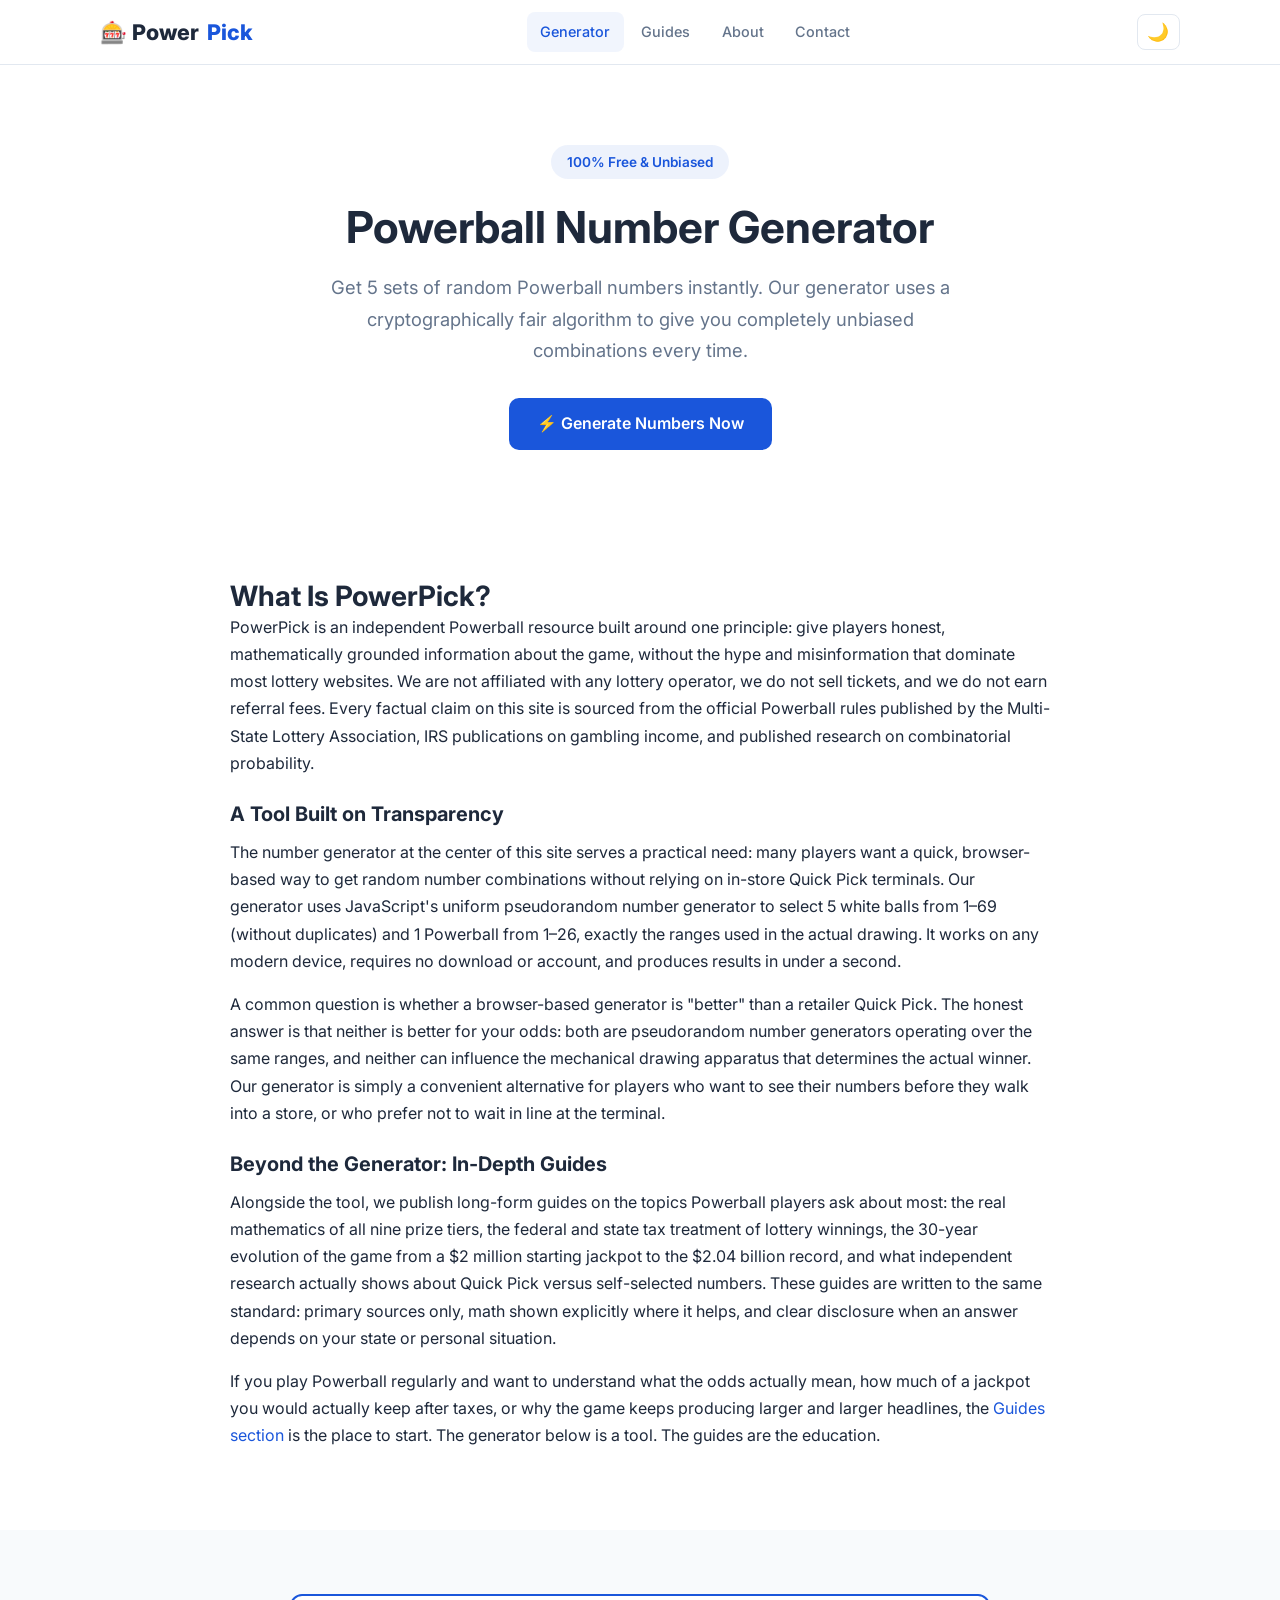
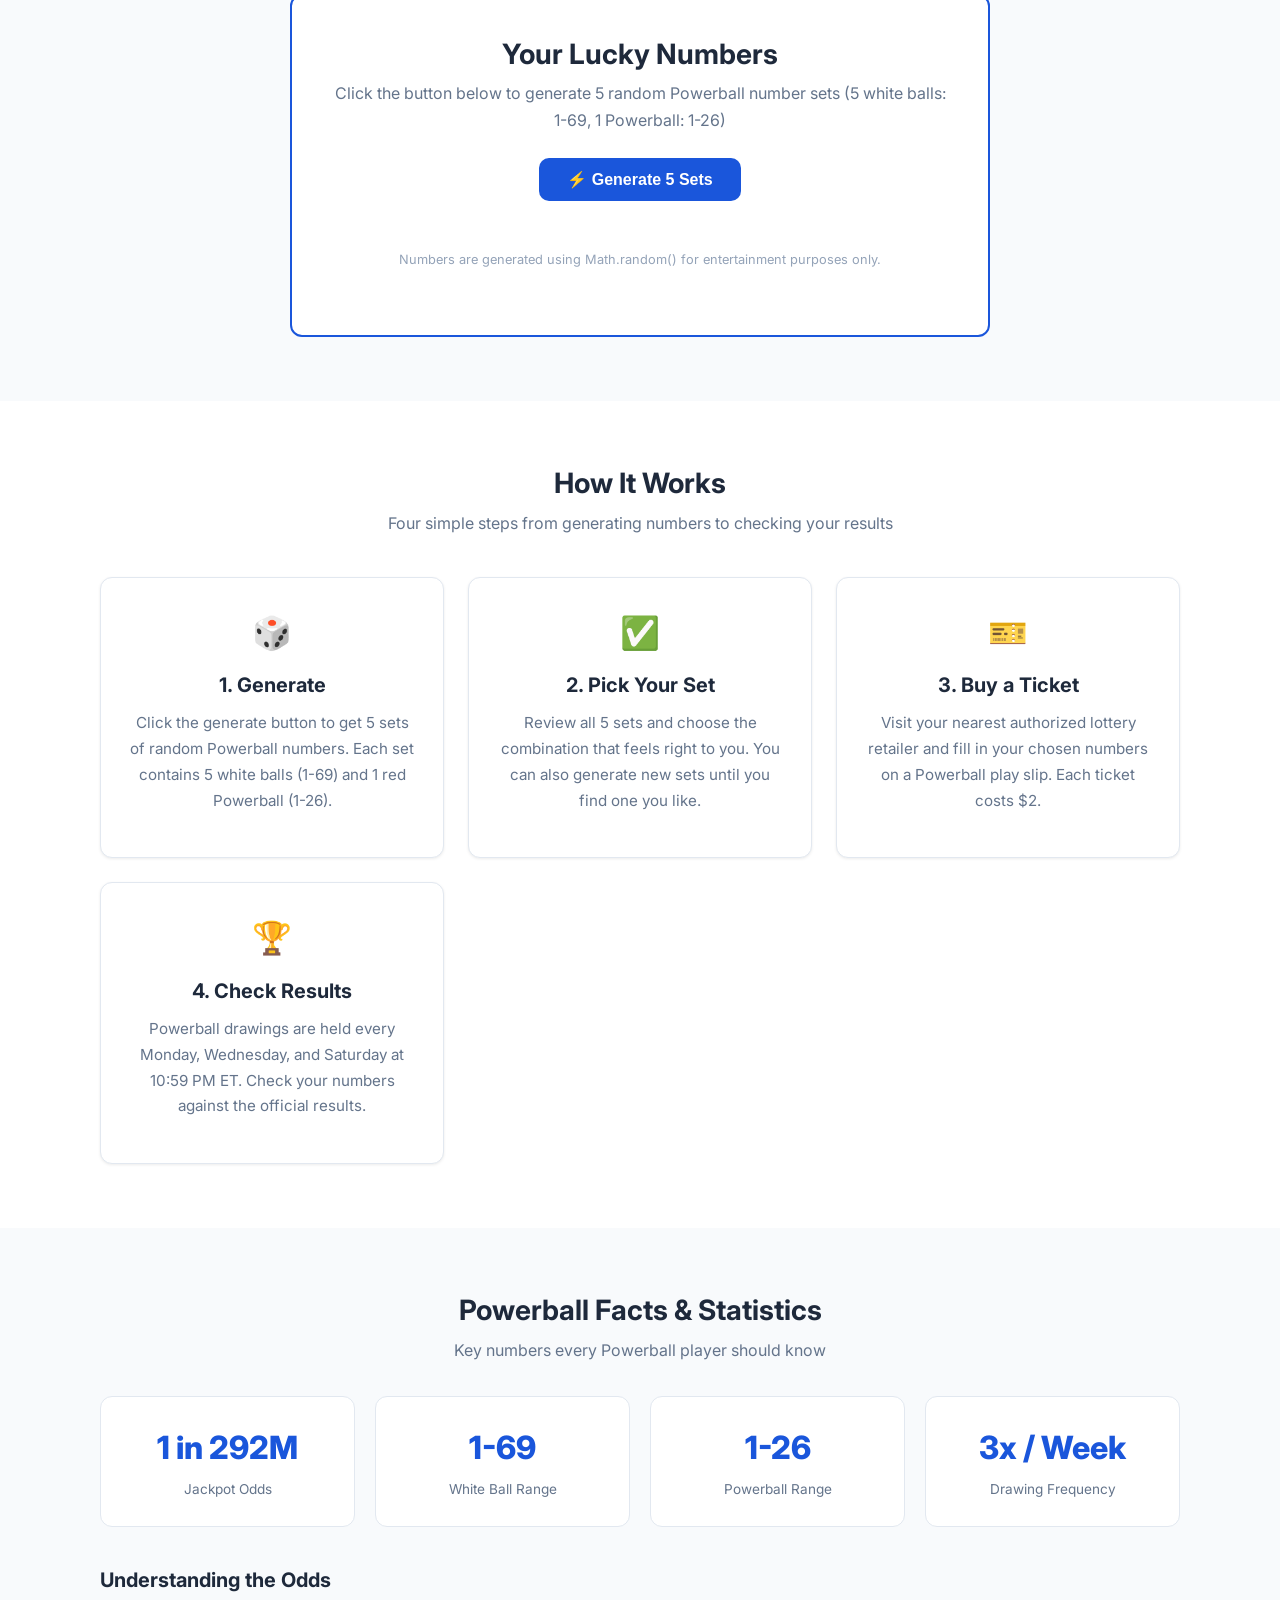
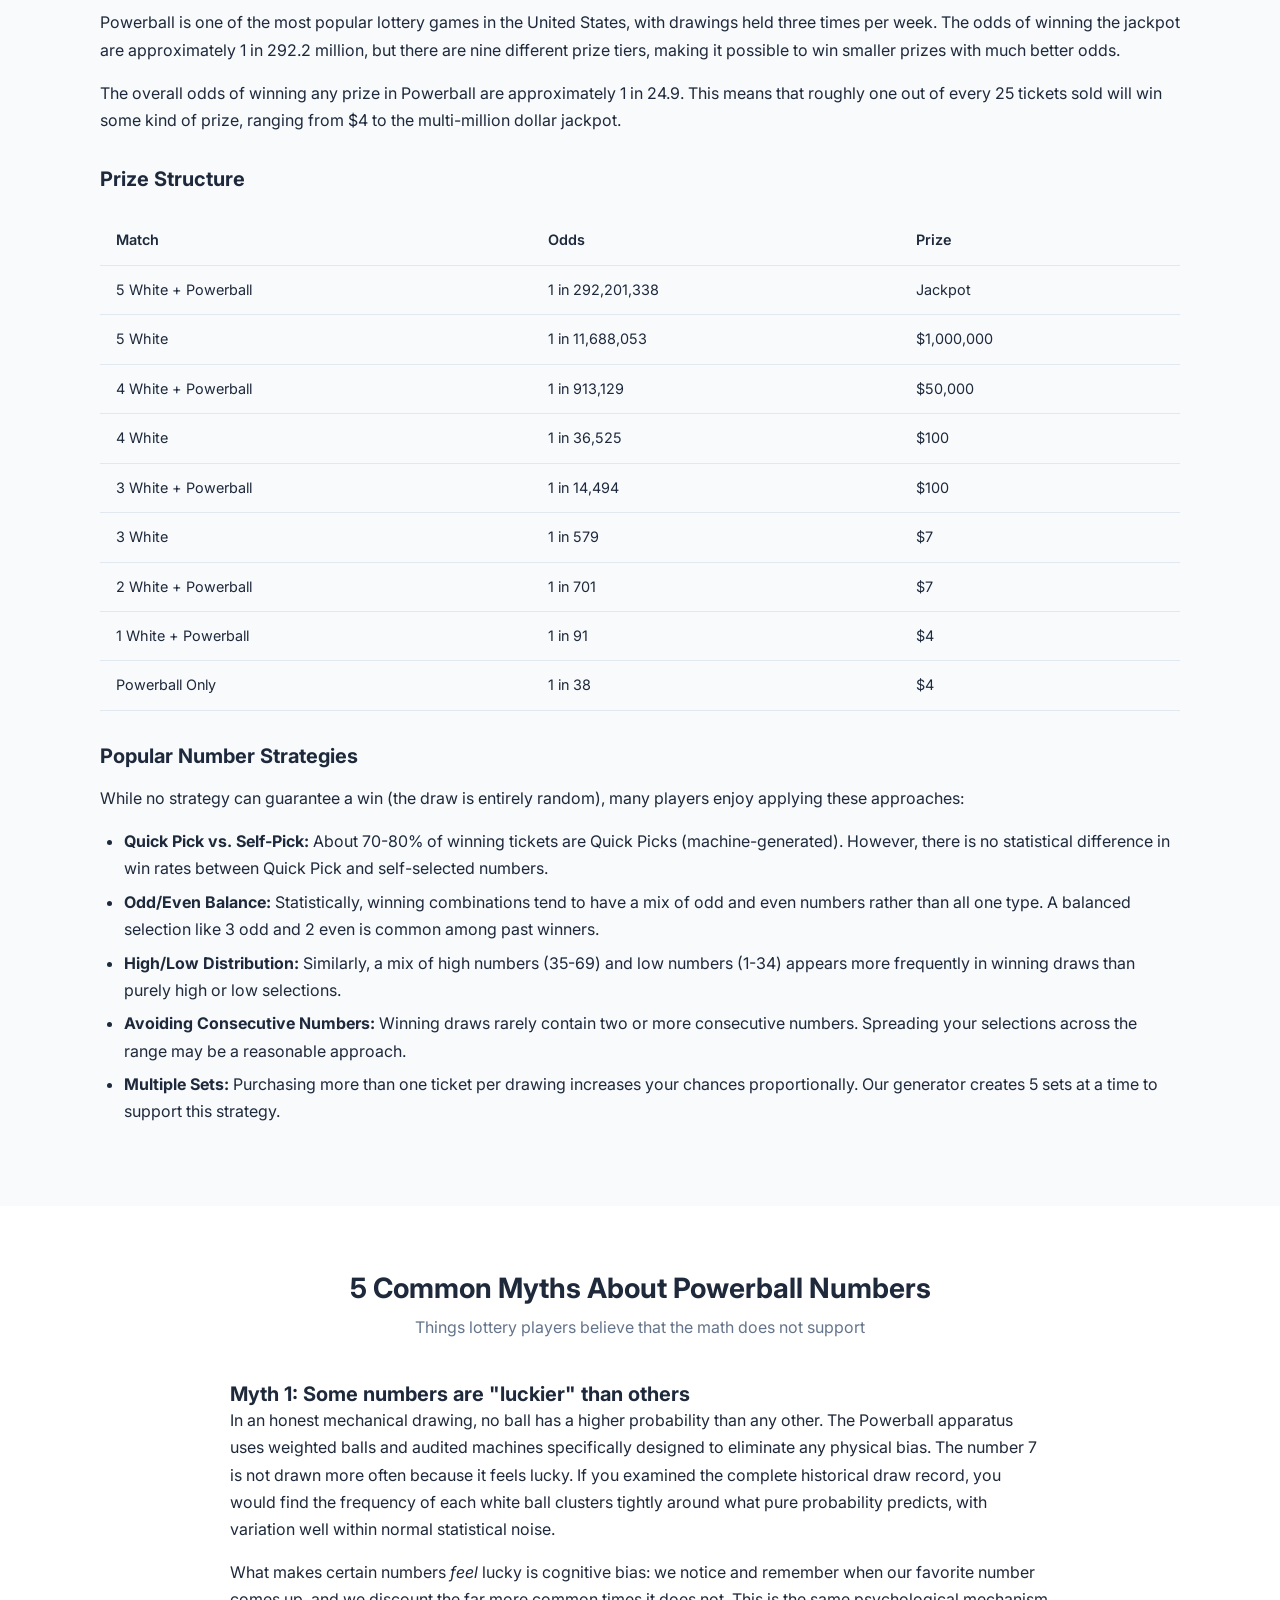
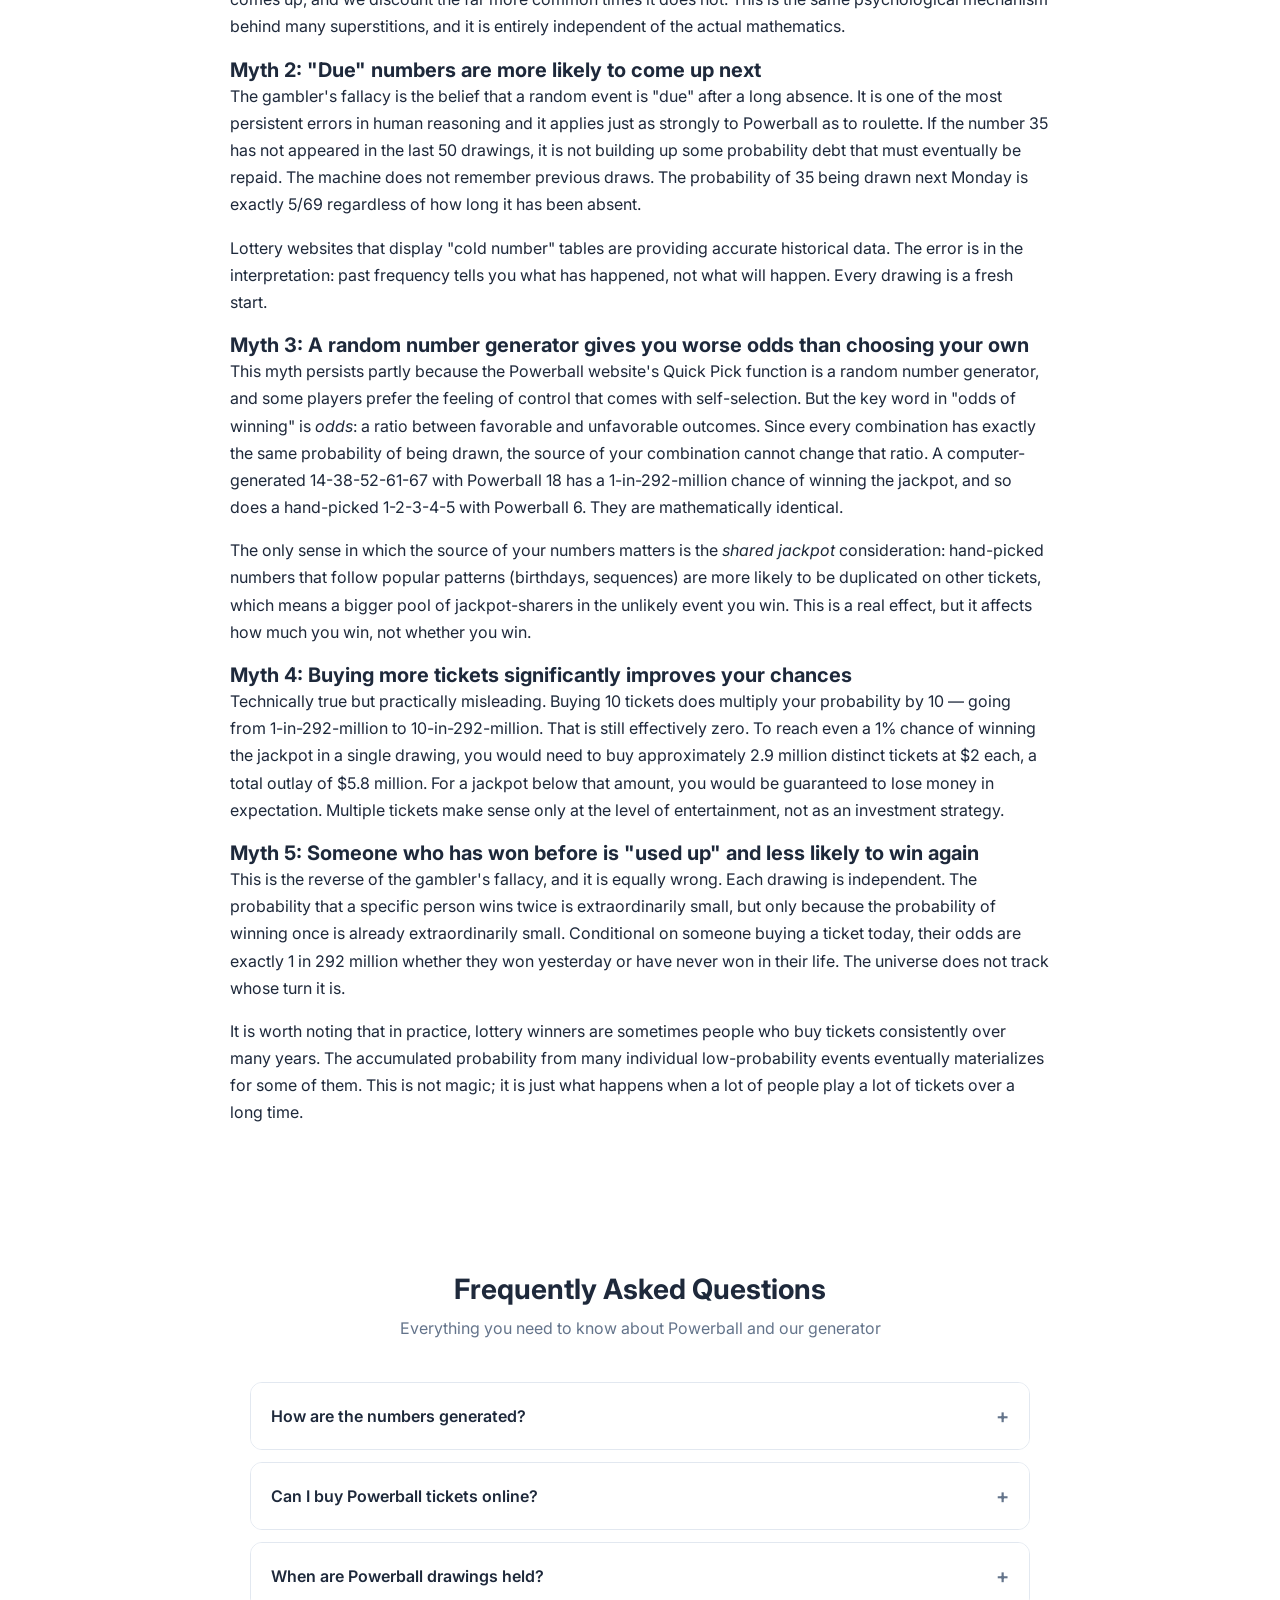
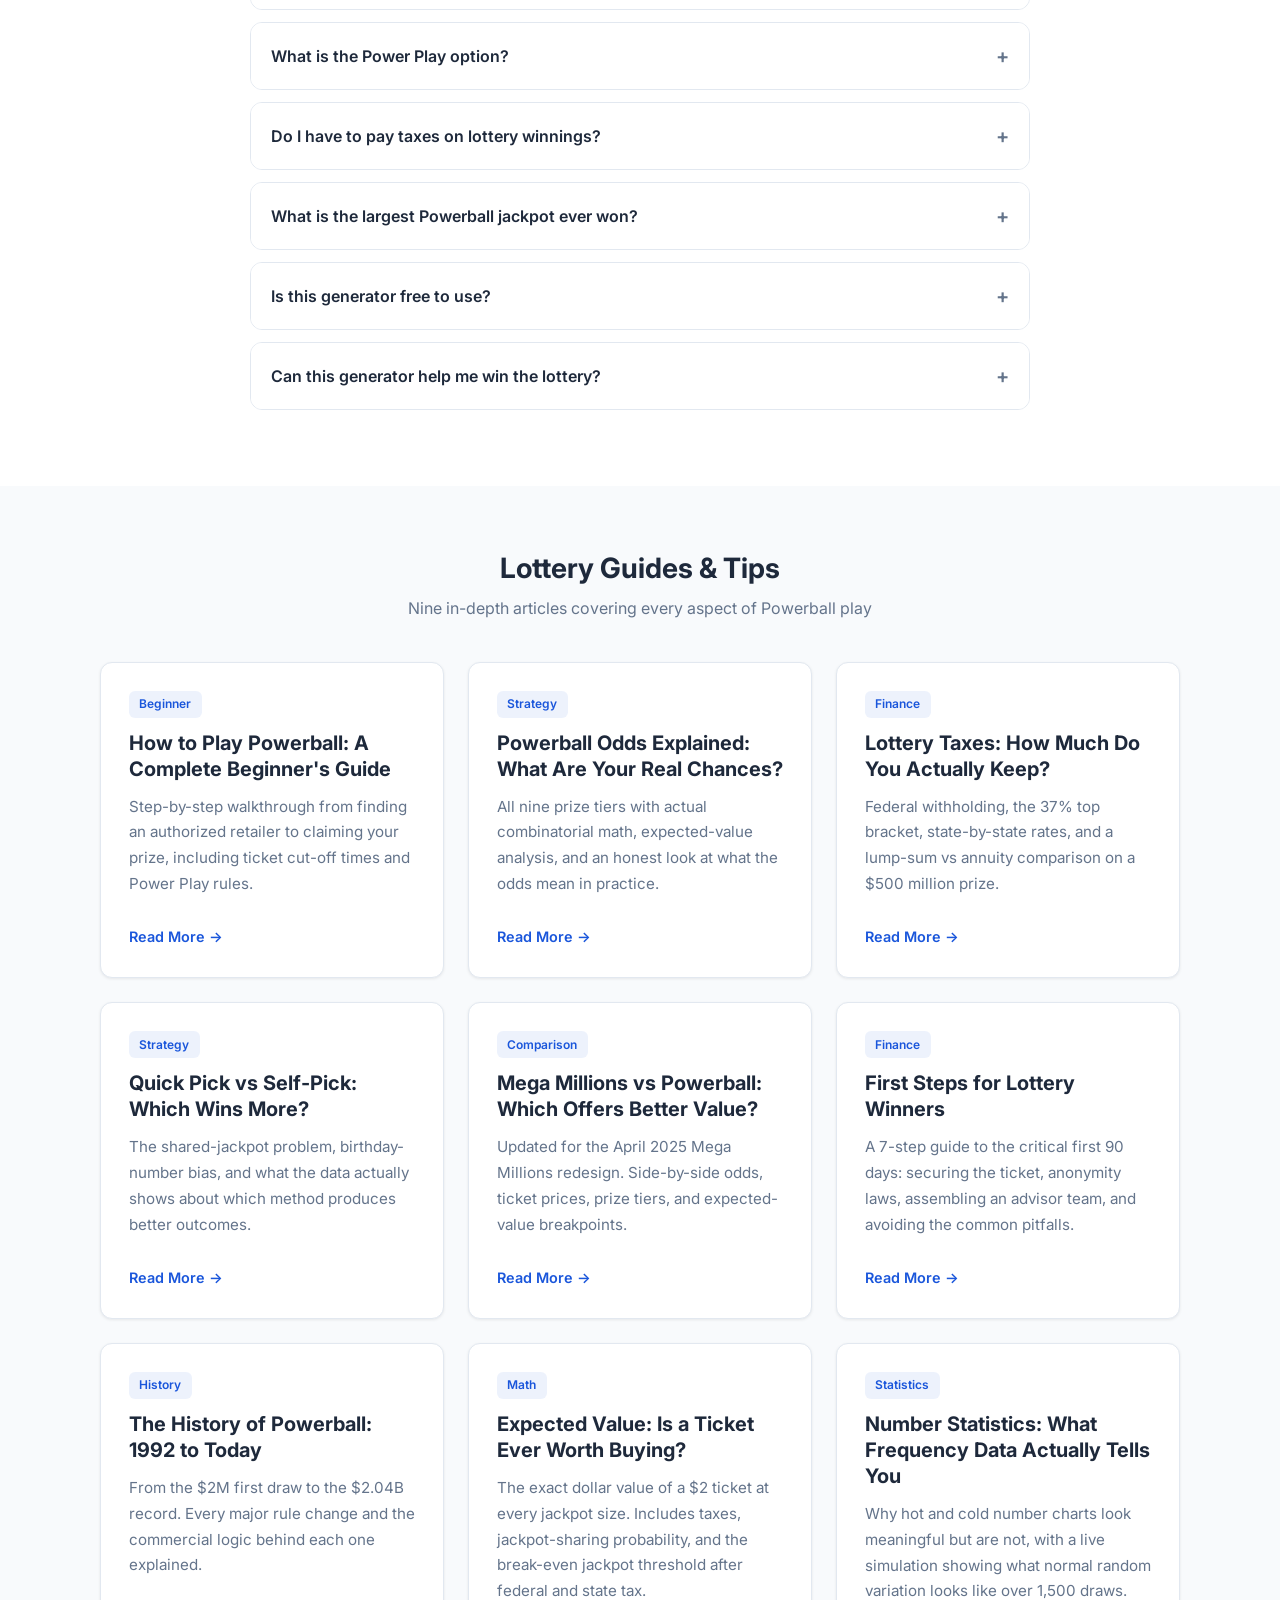
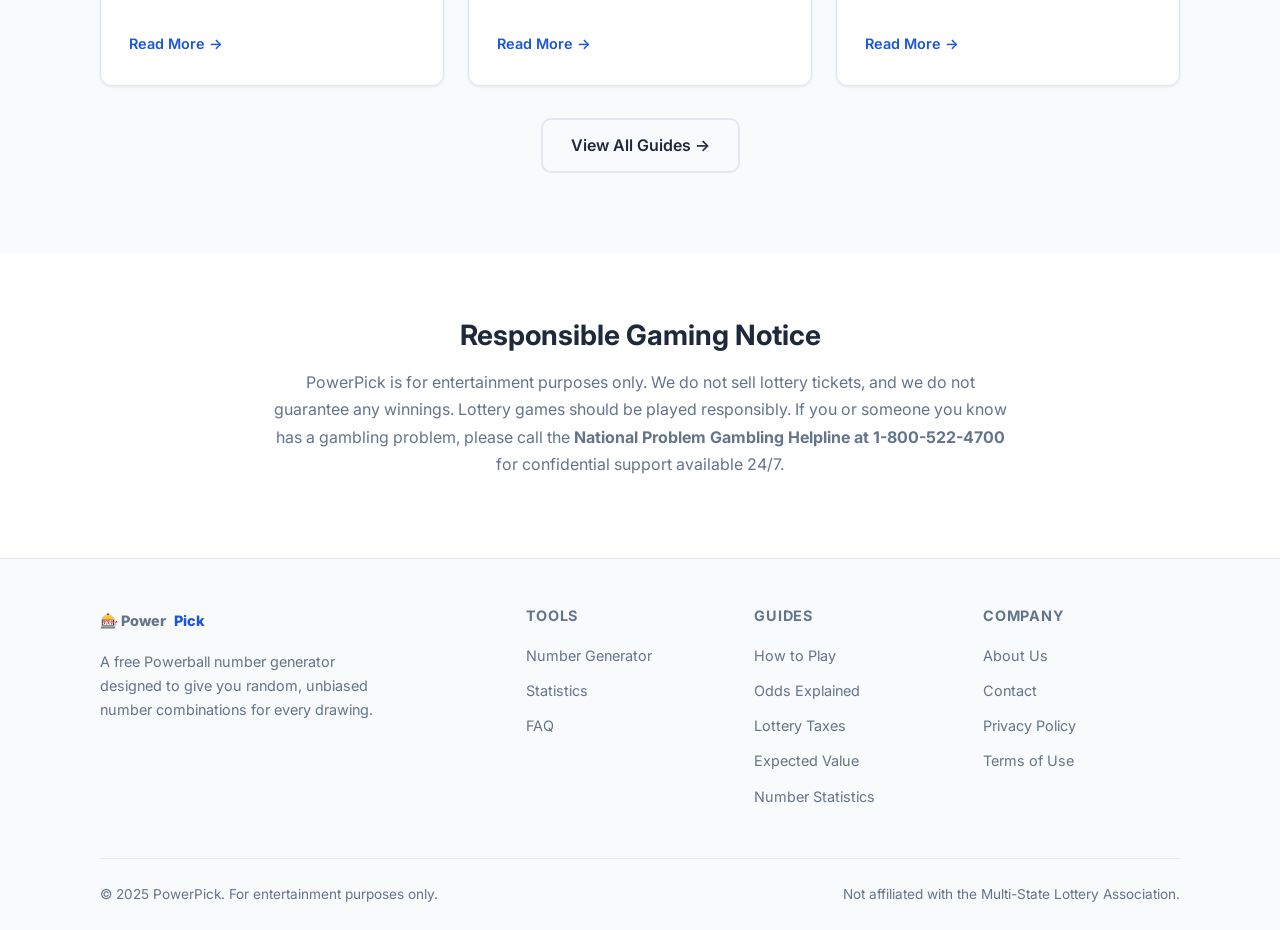
<file: index.html>
<!DOCTYPE html>
<html lang="en">
<head>
  <meta charset="UTF-8">
  <script type="text/javascript">(function(c,l,a,r,i,t,y){c[a]=c[a]||function(){(c[a].q=c[a].q||[]).push(arguments)};t=l.createElement(r);t.async=1;t.src="https://www.clarity.ms/tag/"+i;y=l.getElementsByTagName(r)[0];y.parentNode.insertBefore(t,y)})(window,document,"clarity","script","w0kabbhfxb");</script>
  <script async src="https://www.googletagmanager.com/gtag/js?id=G-N1R4P6101L"></script>
  <script>window.dataLayer=window.dataLayer||[];function gtag(){dataLayer.push(arguments)}gtag('js',new Date());gtag('config','G-N1R4P6101L');</script>
  <meta name="google-site-verification" content="S6r2ZnYHMpzaTs5MkenMKnBc4WN54vgJhxod-76jVZA">
  <meta name="google-adsense-account" content="ca-pub-9947991296914983">
  <meta name="viewport" content="width=device-width,initial-scale=1">
  <title>PowerPick - Free Powerball Number Generator | Random Lottery Numbers</title>
  <meta name="description" content="Generate random Powerball numbers for free. Get 5 sets of unbiased lottery numbers instantly. Learn strategies, odds, prize structures, and how to play Powerball.">
  <meta name="keywords" content="Powerball, number generator, lottery, random numbers, Powerball odds, lottery strategy">
  <meta name="author" content="PowerPick">
  <meta name="robots" content="index, follow">
  <link rel="canonical" href="https://product-builder-lecture-75g.pages.dev/">
  <meta property="og:title" content="PowerPick - Free Powerball Number Generator">
  <meta property="og:description" content="Generate random Powerball numbers for free. 5 sets of unbiased lottery numbers instantly.">
  <meta property="og:type" content="website">
  <meta property="og:url" content="https://product-builder-lecture-75g.pages.dev/">
  <link rel="preconnect" href="https://fonts.googleapis.com">
  <link rel="preconnect" href="https://fonts.gstatic.com" crossorigin>
  <link href="https://fonts.googleapis.com/css2?family=Inter:wght@400;500;600;700;800&display=swap" rel="stylesheet">
  <link rel="stylesheet" href="/css/style.css">
  <script async src="https://pagead2.googlesyndication.com/pagead/js/adsbygoogle.js?client=ca-pub-9947991296914983" crossorigin="anonymous"></script>
  <script type="application/ld+json">
  {"@context":"https://schema.org","@type":"WebSite","name":"PowerPick","url":"https://product-builder-lecture-75g.pages.dev/","description":"Free Powerball number generator with in-depth guides on odds, taxes, history, and strategy.","potentialAction":{"@type":"SearchAction","target":"https://product-builder-lecture-75g.pages.dev/guides/","query-input":"required name=search_term_string"}}
  </script>
  <script type="application/ld+json">
  {"@context":"https://schema.org","@type":"FAQPage","mainEntity":[{"@type":"Question","name":"How are the Powerball numbers generated?","acceptedAnswer":{"@type":"Answer","text":"Our generator uses JavaScript's Math.random() function to produce uniformly distributed random numbers. Each number has an equal probability of being selected. White balls are chosen from 1-69 without duplicates; the Powerball is independently chosen from 1-26."}},{"@type":"Question","name":"When are Powerball drawings held?","acceptedAnswer":{"@type":"Answer","text":"Powerball drawings take place three times per week: every Monday, Wednesday, and Saturday at 10:59 PM Eastern Time. Ticket sales close 1-2 hours before the drawing depending on the state."}},{"@type":"Question","name":"What is the Power Play option?","acceptedAnswer":{"@type":"Answer","text":"Power Play is an optional $1 add-on that multiplies non-jackpot prizes by 2x, 3x, 4x, 5x, or 10x (when the jackpot is under $150 million). It does not affect the jackpot prize."}},{"@type":"Question","name":"What is the largest Powerball jackpot ever won?","acceptedAnswer":{"@type":"Answer","text":"The largest Powerball jackpot was $2.04 billion, won on November 7, 2022, by a single ticket in Altadena, California. The winner took the lump-sum option of approximately $997.6 million before taxes."}}]}
  </script>
</head>
<body>

<!-- Header -->
<header class="header">
  <div class="container">
    <a href="/" class="logo">&#127920; Power<span>Pick</span></a>
    <nav class="nav" id="main-nav">
      <a href="/" class="active">Generator</a>
      <a href="/guides/">Guides</a>
      <a href="/about.html">About</a>
      <a href="/contact.html">Contact</a>
    </nav>
    <div style="display:flex;gap:.5rem;align-items:center">
      <button class="theme-toggle" onclick="toggleTheme()" aria-label="Toggle dark mode">&#127769;</button>
      <button class="nav-toggle" onclick="toggleNav()" aria-label="Toggle menu">&#9776;</button>
    </div>
  </div>
</header>

<main>

<!-- Hero -->
<section class="hero">
  <div class="container">
    <span class="hero-badge">100% Free &amp; Unbiased</span>
    <h1>Powerball Number Generator</h1>
    <p>Get 5 sets of random Powerball numbers instantly. Our generator uses a cryptographically fair algorithm to give you completely unbiased combinations every time.</p>
    <a href="#generator" class="btn btn-primary">&#9889; Generate Numbers Now</a>
  </div>
</section>

<!-- About PowerPick -->
<section class="section" id="about-powerpick">
  <div class="container" style="max-width:860px">
    <h2>What Is PowerPick?</h2>
    <p>PowerPick is an independent Powerball resource built around one principle: give players honest, mathematically grounded information about the game, without the hype and misinformation that dominate most lottery websites. We are not affiliated with any lottery operator, we do not sell tickets, and we do not earn referral fees. Every factual claim on this site is sourced from the official Powerball rules published by the Multi-State Lottery Association, IRS publications on gambling income, and published research on combinatorial probability.</p>

    <h3 style="margin:1.5rem 0 .75rem">A Tool Built on Transparency</h3>
    <p>The number generator at the center of this site serves a practical need: many players want a quick, browser-based way to get random number combinations without relying on in-store Quick Pick terminals. Our generator uses JavaScript's uniform pseudorandom number generator to select 5 white balls from 1&ndash;69 (without duplicates) and 1 Powerball from 1&ndash;26, exactly the ranges used in the actual drawing. It works on any modern device, requires no download or account, and produces results in under a second.</p>
    <p>A common question is whether a browser-based generator is "better" than a retailer Quick Pick. The honest answer is that neither is better for your odds: both are pseudorandom number generators operating over the same ranges, and neither can influence the mechanical drawing apparatus that determines the actual winner. Our generator is simply a convenient alternative for players who want to see their numbers before they walk into a store, or who prefer not to wait in line at the terminal.</p>

    <h3 style="margin:1.5rem 0 .75rem">Beyond the Generator: In-Depth Guides</h3>
    <p>Alongside the tool, we publish long-form guides on the topics Powerball players ask about most: the real mathematics of all nine prize tiers, the federal and state tax treatment of lottery winnings, the 30-year evolution of the game from a $2 million starting jackpot to the $2.04 billion record, and what independent research actually shows about Quick Pick versus self-selected numbers. These guides are written to the same standard: primary sources only, math shown explicitly where it helps, and clear disclosure when an answer depends on your state or personal situation.</p>
    <p>If you play Powerball regularly and want to understand what the odds actually mean, how much of a jackpot you would actually keep after taxes, or why the game keeps producing larger and larger headlines, the <a href="/guides/">Guides section</a> is the place to start. The generator below is a tool. The guides are the education.</p>
  </div>
</section>

<!-- Generator -->
<section class="section section-alt" id="generator">
  <div class="container">
    <div class="generator-box">
      <h2>Your Lucky Numbers</h2>
      <p>Click the button below to generate 5 random Powerball number sets (5 white balls: 1-69, 1 Powerball: 1-26)</p>
      <button class="btn btn-primary" onclick="generateSets()">&#9889; Generate 5 Sets</button>
      <div class="number-sets" id="number-sets"></div>
      <p style="font-size:.8rem;color:var(--text-light);margin-top:1rem">Numbers are generated using Math.random() for entertainment purposes only.</p>
    </div>
  </div>
</section>

<!-- How It Works -->
<section class="section" id="how-it-works">
  <div class="container">
    <h2 style="text-align:center;margin-bottom:.5rem">How It Works</h2>
    <p style="text-align:center;color:var(--text-muted);margin-bottom:2.5rem">Four simple steps from generating numbers to checking your results</p>
    <div class="card-grid">
      <div class="card" style="text-align:center">
        <div style="font-size:2rem;margin-bottom:.75rem">&#127922;</div>
        <h3>1. Generate</h3>
        <p>Click the generate button to get 5 sets of random Powerball numbers. Each set contains 5 white balls (1-69) and 1 red Powerball (1-26).</p>
      </div>
      <div class="card" style="text-align:center">
        <div style="font-size:2rem;margin-bottom:.75rem">&#9989;</div>
        <h3>2. Pick Your Set</h3>
        <p>Review all 5 sets and choose the combination that feels right to you. You can also generate new sets until you find one you like.</p>
      </div>
      <div class="card" style="text-align:center">
        <div style="font-size:2rem;margin-bottom:.75rem">&#127915;</div>
        <h3>3. Buy a Ticket</h3>
        <p>Visit your nearest authorized lottery retailer and fill in your chosen numbers on a Powerball play slip. Each ticket costs $2.</p>
      </div>
      <div class="card" style="text-align:center">
        <div style="font-size:2rem;margin-bottom:.75rem">&#127942;</div>
        <h3>4. Check Results</h3>
        <p>Powerball drawings are held every Monday, Wednesday, and Saturday at 10:59 PM ET. Check your numbers against the official results.</p>
      </div>
    </div>
  </div>
</section>

<!-- Statistics -->
<section class="section section-alt" id="stats">
  <div class="container">
    <h2 style="text-align:center;margin-bottom:.5rem">Powerball Facts &amp; Statistics</h2>
    <p style="text-align:center;color:var(--text-muted);margin-bottom:2rem">Key numbers every Powerball player should know</p>
    <div class="stats-grid">
      <div class="stat-card">
        <span class="num">1 in 292M</span>
        <span class="label">Jackpot Odds</span>
      </div>
      <div class="stat-card">
        <span class="num">1-69</span>
        <span class="label">White Ball Range</span>
      </div>
      <div class="stat-card">
        <span class="num">1-26</span>
        <span class="label">Powerball Range</span>
      </div>
      <div class="stat-card">
        <span class="num">3x / Week</span>
        <span class="label">Drawing Frequency</span>
      </div>
    </div>

    <h3 style="margin:2.5rem 0 1rem">Understanding the Odds</h3>
    <p>Powerball is one of the most popular lottery games in the United States, with drawings held three times per week. The odds of winning the jackpot are approximately 1 in 292.2 million, but there are nine different prize tiers, making it possible to win smaller prizes with much better odds.</p>
    <p>The overall odds of winning any prize in Powerball are approximately 1 in 24.9. This means that roughly one out of every 25 tickets sold will win some kind of prize, ranging from $4 to the multi-million dollar jackpot.</p>

    <h3 style="margin:2rem 0 1rem">Prize Structure</h3>
    <div class="table-wrap">
      <table>
        <thead>
          <tr><th>Match</th><th>Odds</th><th>Prize</th></tr>
        </thead>
        <tbody>
          <tr><td>5 White + Powerball</td><td>1 in 292,201,338</td><td>Jackpot</td></tr>
          <tr><td>5 White</td><td>1 in 11,688,053</td><td>$1,000,000</td></tr>
          <tr><td>4 White + Powerball</td><td>1 in 913,129</td><td>$50,000</td></tr>
          <tr><td>4 White</td><td>1 in 36,525</td><td>$100</td></tr>
          <tr><td>3 White + Powerball</td><td>1 in 14,494</td><td>$100</td></tr>
          <tr><td>3 White</td><td>1 in 579</td><td>$7</td></tr>
          <tr><td>2 White + Powerball</td><td>1 in 701</td><td>$7</td></tr>
          <tr><td>1 White + Powerball</td><td>1 in 91</td><td>$4</td></tr>
          <tr><td>Powerball Only</td><td>1 in 38</td><td>$4</td></tr>
        </tbody>
      </table>
    </div>

    <h3 style="margin:2rem 0 1rem">Popular Number Strategies</h3>
    <p>While no strategy can guarantee a win (the draw is entirely random), many players enjoy applying these approaches:</p>
    <ul>
      <li><strong>Quick Pick vs. Self-Pick:</strong> About 70-80% of winning tickets are Quick Picks (machine-generated). However, there is no statistical difference in win rates between Quick Pick and self-selected numbers.</li>
      <li><strong>Odd/Even Balance:</strong> Statistically, winning combinations tend to have a mix of odd and even numbers rather than all one type. A balanced selection like 3 odd and 2 even is common among past winners.</li>
      <li><strong>High/Low Distribution:</strong> Similarly, a mix of high numbers (35-69) and low numbers (1-34) appears more frequently in winning draws than purely high or low selections.</li>
      <li><strong>Avoiding Consecutive Numbers:</strong> Winning draws rarely contain two or more consecutive numbers. Spreading your selections across the range may be a reasonable approach.</li>
      <li><strong>Multiple Sets:</strong> Purchasing more than one ticket per drawing increases your chances proportionally. Our generator creates 5 sets at a time to support this strategy.</li>
    </ul>
  </div>
</section>

<!-- Myths vs Reality -->
<section class="section" id="myths">
  <div class="container" style="max-width:860px">
    <h2 style="text-align:center;margin-bottom:.5rem">5 Common Myths About Powerball Numbers</h2>
    <p style="text-align:center;color:var(--text-muted);margin-bottom:2.5rem">Things lottery players believe that the math does not support</p>

    <h3>Myth 1: Some numbers are "luckier" than others</h3>
    <p>In an honest mechanical drawing, no ball has a higher probability than any other. The Powerball apparatus uses weighted balls and audited machines specifically designed to eliminate any physical bias. The number 7 is not drawn more often because it feels lucky. If you examined the complete historical draw record, you would find the frequency of each white ball clusters tightly around what pure probability predicts, with variation well within normal statistical noise.</p>
    <p>What makes certain numbers <em>feel</em> lucky is cognitive bias: we notice and remember when our favorite number comes up, and we discount the far more common times it does not. This is the same psychological mechanism behind many superstitions, and it is entirely independent of the actual mathematics.</p>

    <h3>Myth 2: "Due" numbers are more likely to come up next</h3>
    <p>The gambler's fallacy is the belief that a random event is "due" after a long absence. It is one of the most persistent errors in human reasoning and it applies just as strongly to Powerball as to roulette. If the number 35 has not appeared in the last 50 drawings, it is not building up some probability debt that must eventually be repaid. The machine does not remember previous draws. The probability of 35 being drawn next Monday is exactly 5/69 regardless of how long it has been absent.</p>
    <p>Lottery websites that display "cold number" tables are providing accurate historical data. The error is in the interpretation: past frequency tells you what has happened, not what will happen. Every drawing is a fresh start.</p>

    <h3>Myth 3: A random number generator gives you worse odds than choosing your own</h3>
    <p>This myth persists partly because the Powerball website's Quick Pick function is a random number generator, and some players prefer the feeling of control that comes with self-selection. But the key word in "odds of winning" is <em>odds</em>: a ratio between favorable and unfavorable outcomes. Since every combination has exactly the same probability of being drawn, the source of your combination cannot change that ratio. A computer-generated 14-38-52-61-67 with Powerball 18 has a 1-in-292-million chance of winning the jackpot, and so does a hand-picked 1-2-3-4-5 with Powerball 6. They are mathematically identical.</p>
    <p>The only sense in which the source of your numbers matters is the <em>shared jackpot</em> consideration: hand-picked numbers that follow popular patterns (birthdays, sequences) are more likely to be duplicated on other tickets, which means a bigger pool of jackpot-sharers in the unlikely event you win. This is a real effect, but it affects how much you win, not whether you win.</p>

    <h3>Myth 4: Buying more tickets significantly improves your chances</h3>
    <p>Technically true but practically misleading. Buying 10 tickets does multiply your probability by 10 &mdash; going from 1-in-292-million to 10-in-292-million. That is still effectively zero. To reach even a 1% chance of winning the jackpot in a single drawing, you would need to buy approximately 2.9 million distinct tickets at $2 each, a total outlay of $5.8 million. For a jackpot below that amount, you would be guaranteed to lose money in expectation. Multiple tickets make sense only at the level of entertainment, not as an investment strategy.</p>

    <h3>Myth 5: Someone who has won before is "used up" and less likely to win again</h3>
    <p>This is the reverse of the gambler's fallacy, and it is equally wrong. Each drawing is independent. The probability that a specific person wins twice is extraordinarily small, but only because the probability of winning once is already extraordinarily small. Conditional on someone buying a ticket today, their odds are exactly 1 in 292 million whether they won yesterday or have never won in their life. The universe does not track whose turn it is.</p>
    <p>It is worth noting that in practice, lottery winners are sometimes people who buy tickets consistently over many years. The accumulated probability from many individual low-probability events eventually materializes for some of them. This is not magic; it is just what happens when a lot of people play a lot of tickets over a long time.</p>
  </div>
</section>

<!-- FAQ -->
<section class="section" id="faq">
  <div class="container">
    <h2 style="text-align:center;margin-bottom:.5rem">Frequently Asked Questions</h2>
    <p style="text-align:center;color:var(--text-muted);margin-bottom:2.5rem">Everything you need to know about Powerball and our generator</p>
    <div class="faq-list" style="max-width:780px;margin:0 auto">
      <div class="faq-item">
        <div class="faq-q">How are the numbers generated?</div>
        <div class="faq-a"><p>Our generator uses JavaScript's Math.random() function to produce uniformly distributed random numbers. Each number has an equal probability of being selected, ensuring a completely unbiased result. The white balls are selected from 1-69 without duplicates, and the Powerball is independently selected from 1-26.</p></div>
      </div>
      <div class="faq-item">
        <div class="faq-q">Can I buy Powerball tickets online?</div>
        <div class="faq-a"><p>Powerball ticket availability online depends on your state. Some states allow online purchases through official lottery websites or authorized apps like Jackpocket. However, many states still require in-person purchases at authorized retailers. Check your state lottery's official website for current rules.</p></div>
      </div>
      <div class="faq-item">
        <div class="faq-q">When are Powerball drawings held?</div>
        <div class="faq-a"><p>Powerball drawings take place three times per week: every Monday, Wednesday, and Saturday at 10:59 PM Eastern Time. Ticket sales typically close 1-2 hours before the drawing, depending on the state. Results are available on the official Powerball website shortly after the drawing.</p></div>
      </div>
      <div class="faq-item">
        <div class="faq-q">What is the Power Play option?</div>
        <div class="faq-a"><p>Power Play is an add-on feature that costs an additional $1 per play. It can multiply non-jackpot prizes by 2x, 3x, 4x, 5x, or even 10x (when the jackpot is under $150 million). The Match 5 prize is always doubled to $2,000,000 with Power Play. It does not affect the jackpot prize.</p></div>
      </div>
      <div class="faq-item">
        <div class="faq-q">Do I have to pay taxes on lottery winnings?</div>
        <div class="faq-a"><p>Yes, lottery winnings in the United States are subject to federal income tax. The IRS withholds 24% on prizes over $5,000. Additionally, most states impose their own income tax on lottery winnings. The actual tax rate depends on your total income and filing status. Large winners are advised to consult a tax professional.</p></div>
      </div>
      <div class="faq-item">
        <div class="faq-q">What is the largest Powerball jackpot ever won?</div>
        <div class="faq-a"><p>The largest Powerball jackpot in history was $2.04 billion, won on November 7, 2022, by a single ticket purchased in Altadena, California. This was also the largest lottery prize ever won worldwide. The winner chose the lump-sum payment option, which was valued at approximately $997.6 million before taxes.</p></div>
      </div>
      <div class="faq-item">
        <div class="faq-q">Is this generator free to use?</div>
        <div class="faq-a"><p>Yes, PowerPick is completely free to use. There are no hidden fees, no sign-up required, and no limitations on how many times you can generate numbers. We are supported by advertising and aim to provide a useful tool for Powerball players everywhere.</p></div>
      </div>
      <div class="faq-item">
        <div class="faq-q">Can this generator help me win the lottery?</div>
        <div class="faq-a"><p>No generator can guarantee a lottery win. Powerball is a game of pure chance, and every number combination has exactly the same probability of being drawn. Our tool simply provides a convenient way to select random numbers. Always play responsibly and within your budget.</p></div>
      </div>
    </div>
  </div>
</section>

<!-- Guides Teaser -->
<section class="section section-alt">
  <div class="container">
    <h2 style="text-align:center;margin-bottom:.5rem">Lottery Guides &amp; Tips</h2>
    <p style="text-align:center;color:var(--text-muted);margin-bottom:2.5rem">Nine in-depth articles covering every aspect of Powerball play</p>
    <div class="card-grid">
      <div class="card guide-card">
        <span class="tag">Beginner</span>
        <h3><a href="/guides/how-to-play-powerball.html">How to Play Powerball: A Complete Beginner's Guide</a></h3>
        <p class="excerpt">Step-by-step walkthrough from finding an authorized retailer to claiming your prize, including ticket cut-off times and Power Play rules.</p>
        <a href="/guides/how-to-play-powerball.html" class="read-more">Read More &rarr;</a>
      </div>
      <div class="card guide-card">
        <span class="tag">Strategy</span>
        <h3><a href="/guides/powerball-odds-explained.html">Powerball Odds Explained: What Are Your Real Chances?</a></h3>
        <p class="excerpt">All nine prize tiers with actual combinatorial math, expected-value analysis, and an honest look at what the odds mean in practice.</p>
        <a href="/guides/powerball-odds-explained.html" class="read-more">Read More &rarr;</a>
      </div>
      <div class="card guide-card">
        <span class="tag">Finance</span>
        <h3><a href="/guides/lottery-taxes-guide.html">Lottery Taxes: How Much Do You Actually Keep?</a></h3>
        <p class="excerpt">Federal withholding, the 37% top bracket, state-by-state rates, and a lump-sum vs annuity comparison on a $500 million prize.</p>
        <a href="/guides/lottery-taxes-guide.html" class="read-more">Read More &rarr;</a>
      </div>
      <div class="card guide-card">
        <span class="tag">Strategy</span>
        <h3><a href="/guides/quick-pick-vs-self-pick.html">Quick Pick vs Self-Pick: Which Wins More?</a></h3>
        <p class="excerpt">The shared-jackpot problem, birthday-number bias, and what the data actually shows about which method produces better outcomes.</p>
        <a href="/guides/quick-pick-vs-self-pick.html" class="read-more">Read More &rarr;</a>
      </div>
      <div class="card guide-card">
        <span class="tag">Comparison</span>
        <h3><a href="/guides/mega-millions-vs-powerball.html">Mega Millions vs Powerball: Which Offers Better Value?</a></h3>
        <p class="excerpt">Updated for the April 2025 Mega Millions redesign. Side-by-side odds, ticket prices, prize tiers, and expected-value breakpoints.</p>
        <a href="/guides/mega-millions-vs-powerball.html" class="read-more">Read More &rarr;</a>
      </div>
      <div class="card guide-card">
        <span class="tag">Finance</span>
        <h3><a href="/guides/lottery-winners-financial-planning.html">First Steps for Lottery Winners</a></h3>
        <p class="excerpt">A 7-step guide to the critical first 90 days: securing the ticket, anonymity laws, assembling an advisor team, and avoiding the common pitfalls.</p>
        <a href="/guides/lottery-winners-financial-planning.html" class="read-more">Read More &rarr;</a>
      </div>
      <div class="card guide-card">
        <span class="tag">History</span>
        <h3><a href="/guides/history-of-powerball.html">The History of Powerball: 1992 to Today</a></h3>
        <p class="excerpt">From the $2M first draw to the $2.04B record. Every major rule change and the commercial logic behind each one explained.</p>
        <a href="/guides/history-of-powerball.html" class="read-more">Read More &rarr;</a>
      </div>
      <div class="card guide-card">
        <span class="tag">Math</span>
        <h3><a href="/guides/powerball-expected-value.html">Expected Value: Is a Ticket Ever Worth Buying?</a></h3>
        <p class="excerpt">The exact dollar value of a $2 ticket at every jackpot size. Includes taxes, jackpot-sharing probability, and the break-even jackpot threshold after federal and state tax.</p>
        <a href="/guides/powerball-expected-value.html" class="read-more">Read More &rarr;</a>
      </div>
      <div class="card guide-card">
        <span class="tag">Statistics</span>
        <h3><a href="/guides/powerball-number-statistics.html">Number Statistics: What Frequency Data Actually Tells You</a></h3>
        <p class="excerpt">Why hot and cold number charts look meaningful but are not, with a live simulation showing what normal random variation looks like over 1,500 draws.</p>
        <a href="/guides/powerball-number-statistics.html" class="read-more">Read More &rarr;</a>
      </div>
    </div>
    <p style="text-align:center;margin-top:2rem"><a href="/guides/" class="btn btn-outline">View All Guides &rarr;</a></p>
  </div>
</section>

<!-- Disclaimer -->
<section class="section">
  <div class="container" style="max-width:780px;text-align:center">
    <h2 style="margin-bottom:1rem">Responsible Gaming Notice</h2>
    <p style="color:var(--text-muted)">PowerPick is for entertainment purposes only. We do not sell lottery tickets, and we do not guarantee any winnings. Lottery games should be played responsibly. If you or someone you know has a gambling problem, please call the <strong>National Problem Gambling Helpline at 1-800-522-4700</strong> for confidential support available 24/7.</p>
  </div>
</section>

</main>

<!-- Footer -->
<footer class="footer">
  <div class="container">
    <div class="footer-grid">
      <div>
        <a href="/" class="logo" style="margin-bottom:1rem;display:inline-flex">&#127920; Power<span>Pick</span></a>
        <p style="color:var(--text-muted);font-size:.9rem;max-width:300px">A free Powerball number generator designed to give you random, unbiased number combinations for every drawing.</p>
      </div>
      <div>
        <h4>Tools</h4>
        <ul>
          <li><a href="/#generator">Number Generator</a></li>
          <li><a href="/#stats">Statistics</a></li>
          <li><a href="/#faq">FAQ</a></li>
        </ul>
      </div>
      <div>
        <h4>Guides</h4>
        <ul>
          <li><a href="/guides/how-to-play-powerball.html">How to Play</a></li>
          <li><a href="/guides/powerball-odds-explained.html">Odds Explained</a></li>
          <li><a href="/guides/lottery-taxes-guide.html">Lottery Taxes</a></li>
          <li><a href="/guides/powerball-expected-value.html">Expected Value</a></li>
          <li><a href="/guides/powerball-number-statistics.html">Number Statistics</a></li>
        </ul>
      </div>
      <div>
        <h4>Company</h4>
        <ul>
          <li><a href="/about.html">About Us</a></li>
          <li><a href="/contact.html">Contact</a></li>
          <li><a href="/privacy.html">Privacy Policy</a></li>
          <li><a href="/terms.html">Terms of Use</a></li>
        </ul>
      </div>
    </div>
    <div class="footer-bottom">
      <span>&copy; 2025 PowerPick. For entertainment purposes only.</span>
      <span>Not affiliated with the Multi-State Lottery Association.</span>
    </div>
  </div>
</footer>

<script src="/js/main.js"></script>
</body>
</html>
</file>
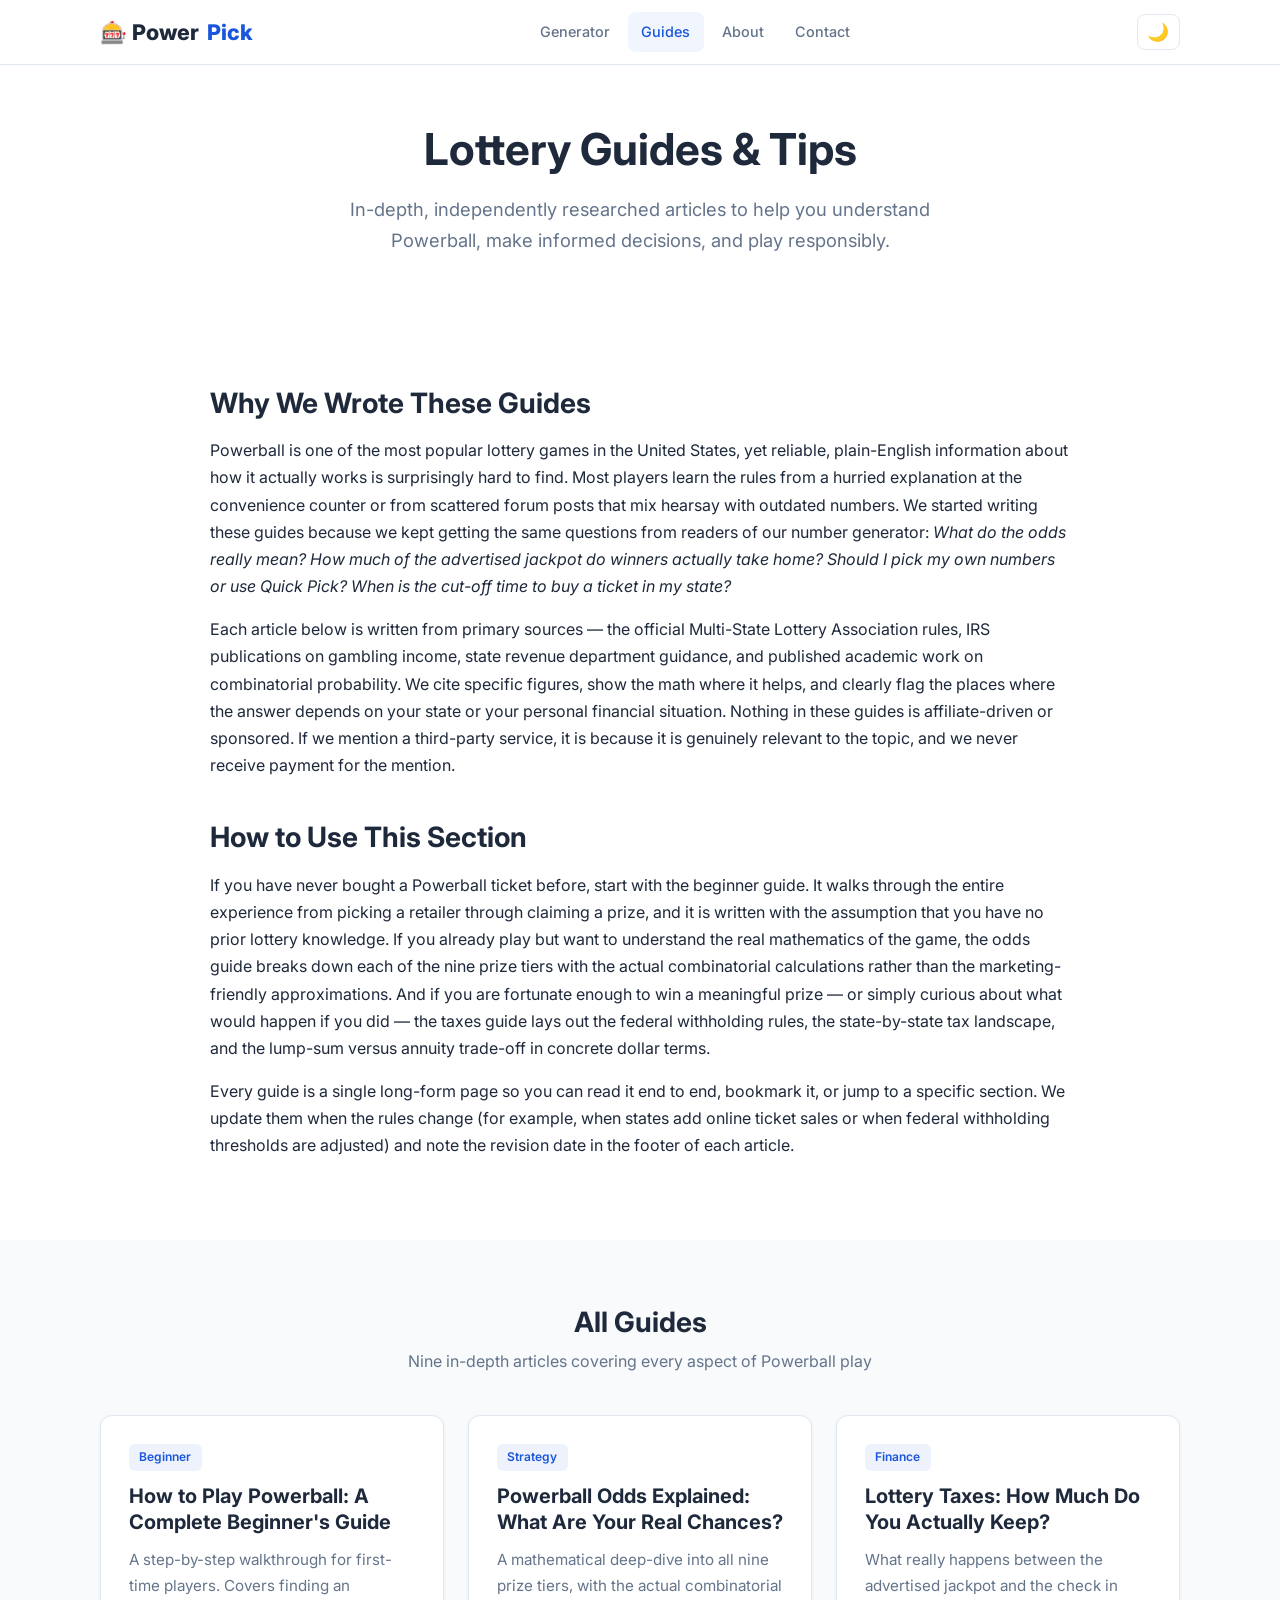
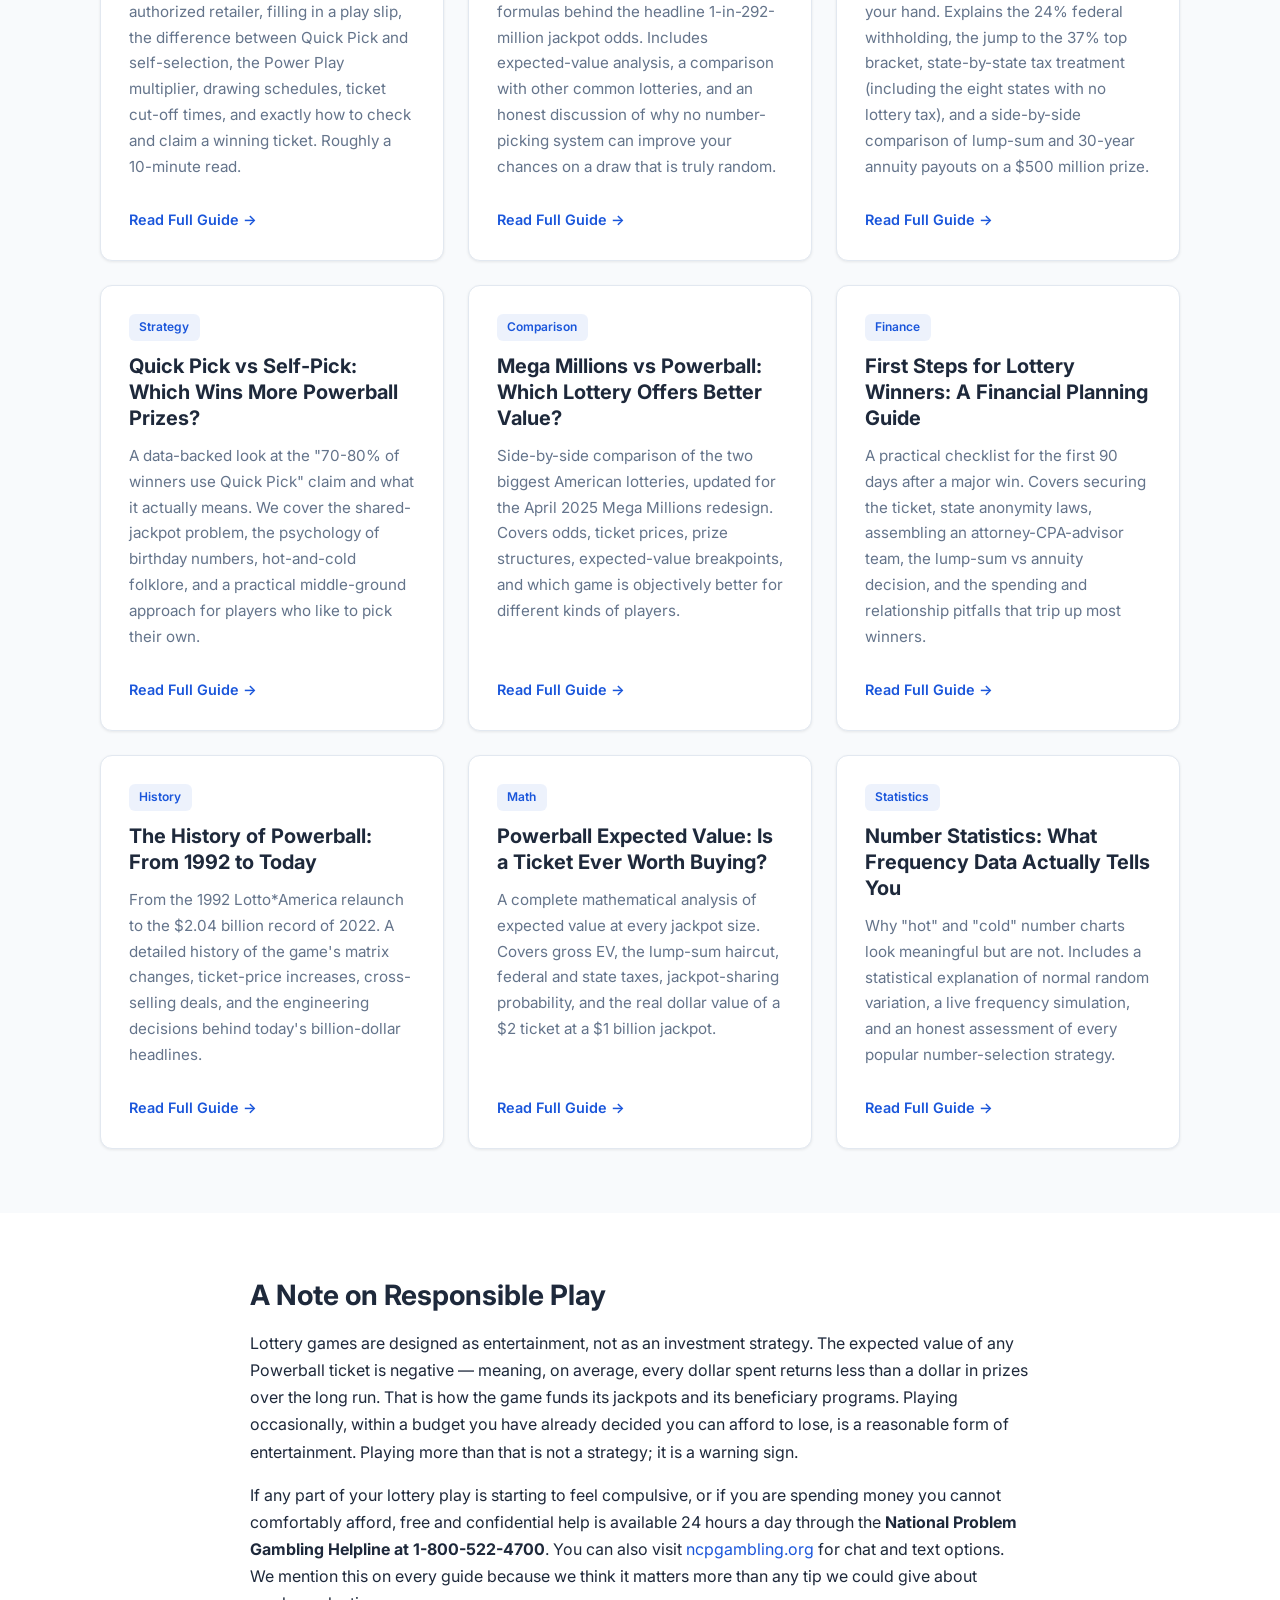
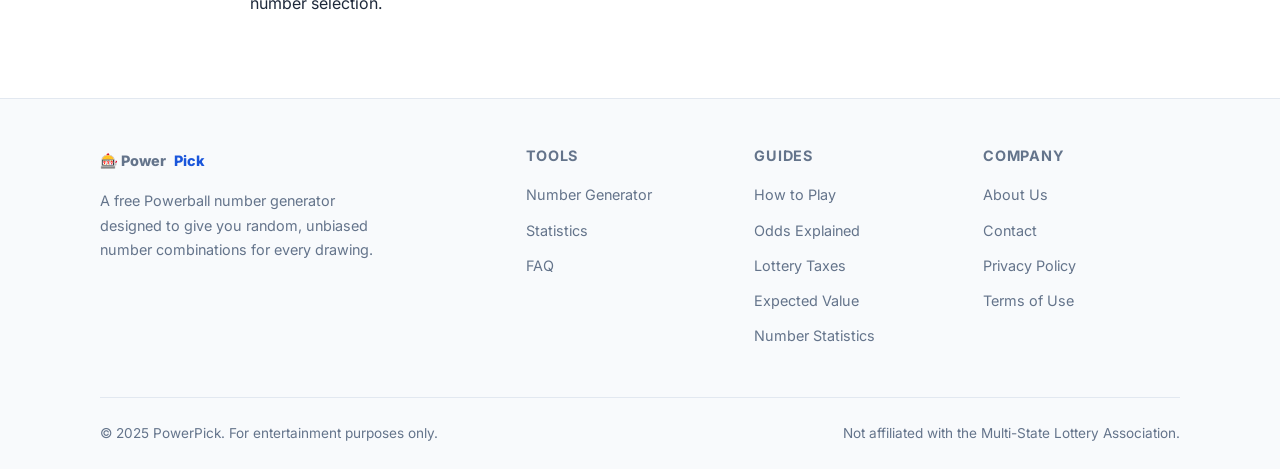
<file: guides/index.html>
<!DOCTYPE html>
<html lang="en">
<head>
  <meta charset="UTF-8">
  <meta name="viewport" content="width=device-width,initial-scale=1">
  <title>Lottery Guides &amp; Tips - PowerPick</title>
  <meta name="description" content="Expert lottery guides covering Powerball strategies, odds analysis, tax implications, and responsible gaming tips. Learn everything about playing the lottery.">
  <meta name="robots" content="index, follow">
  <link rel="canonical" href="https://product-builder-lecture-75g.pages.dev/guides/">
  <link rel="preconnect" href="https://fonts.googleapis.com">
  <link rel="preconnect" href="https://fonts.gstatic.com" crossorigin>
  <link href="https://fonts.googleapis.com/css2?family=Inter:wght@400;500;600;700;800&display=swap" rel="stylesheet">
  <link rel="stylesheet" href="/css/style.css">
</head>
<body>

<header class="header">
  <div class="container">
    <a href="/" class="logo">&#127920; Power<span>Pick</span></a>
    <nav class="nav" id="main-nav">
      <a href="/">Generator</a>
      <a href="/guides/" class="active">Guides</a>
      <a href="/about.html">About</a>
      <a href="/contact.html">Contact</a>
    </nav>
    <div style="display:flex;gap:.5rem;align-items:center">
      <button class="theme-toggle" onclick="toggleTheme()" aria-label="Toggle dark mode">&#127769;</button>
      <button class="nav-toggle" onclick="toggleNav()" aria-label="Toggle menu">&#9776;</button>
    </div>
  </div>
</header>

<main>
<section class="hero" style="padding:3.5rem 0 2rem">
  <div class="container">
    <h1>Lottery Guides &amp; Tips</h1>
    <p>In-depth, independently researched articles to help you understand Powerball, make informed decisions, and play responsibly.</p>
  </div>
</section>

<section class="section">
  <div class="container" style="max-width:900px">
    <h2 style="margin-bottom:1rem">Why We Wrote These Guides</h2>
    <p>Powerball is one of the most popular lottery games in the United States, yet reliable, plain-English information about how it actually works is surprisingly hard to find. Most players learn the rules from a hurried explanation at the convenience counter or from scattered forum posts that mix hearsay with outdated numbers. We started writing these guides because we kept getting the same questions from readers of our number generator: <em>What do the odds really mean? How much of the advertised jackpot do winners actually take home? Should I pick my own numbers or use Quick Pick? When is the cut-off time to buy a ticket in my state?</em></p>
    <p>Each article below is written from primary sources &mdash; the official Multi-State Lottery Association rules, IRS publications on gambling income, state revenue department guidance, and published academic work on combinatorial probability. We cite specific figures, show the math where it helps, and clearly flag the places where the answer depends on your state or your personal financial situation. Nothing in these guides is affiliate-driven or sponsored. If we mention a third-party service, it is because it is genuinely relevant to the topic, and we never receive payment for the mention.</p>

    <h2 style="margin:2.5rem 0 1rem">How to Use This Section</h2>
    <p>If you have never bought a Powerball ticket before, start with the beginner guide. It walks through the entire experience from picking a retailer through claiming a prize, and it is written with the assumption that you have no prior lottery knowledge. If you already play but want to understand the real mathematics of the game, the odds guide breaks down each of the nine prize tiers with the actual combinatorial calculations rather than the marketing-friendly approximations. And if you are fortunate enough to win a meaningful prize &mdash; or simply curious about what would happen if you did &mdash; the taxes guide lays out the federal withholding rules, the state-by-state tax landscape, and the lump-sum versus annuity trade-off in concrete dollar terms.</p>
    <p>Every guide is a single long-form page so you can read it end to end, bookmark it, or jump to a specific section. We update them when the rules change (for example, when states add online ticket sales or when federal withholding thresholds are adjusted) and note the revision date in the footer of each article.</p>
  </div>
</section>

<section class="section section-alt">
  <div class="container">
    <h2 style="text-align:center;margin-bottom:.5rem">All Guides</h2>
    <p style="text-align:center;color:var(--text-muted);margin-bottom:2.5rem">Nine in-depth articles covering every aspect of Powerball play</p>
    <div class="card-grid">

      <div class="card guide-card">
        <span class="tag">Beginner</span>
        <h3><a href="/guides/how-to-play-powerball.html">How to Play Powerball: A Complete Beginner's Guide</a></h3>
        <p class="excerpt">A step-by-step walkthrough for first-time players. Covers finding an authorized retailer, filling in a play slip, the difference between Quick Pick and self-selection, the Power Play multiplier, drawing schedules, ticket cut-off times, and exactly how to check and claim a winning ticket. Roughly a 10-minute read.</p>
        <a href="/guides/how-to-play-powerball.html" class="read-more">Read Full Guide &rarr;</a>
      </div>

      <div class="card guide-card">
        <span class="tag">Strategy</span>
        <h3><a href="/guides/powerball-odds-explained.html">Powerball Odds Explained: What Are Your Real Chances?</a></h3>
        <p class="excerpt">A mathematical deep-dive into all nine prize tiers, with the actual combinatorial formulas behind the headline 1-in-292-million jackpot odds. Includes expected-value analysis, a comparison with other common lotteries, and an honest discussion of why no number-picking system can improve your chances on a draw that is truly random.</p>
        <a href="/guides/powerball-odds-explained.html" class="read-more">Read Full Guide &rarr;</a>
      </div>

      <div class="card guide-card">
        <span class="tag">Finance</span>
        <h3><a href="/guides/lottery-taxes-guide.html">Lottery Taxes: How Much Do You Actually Keep?</a></h3>
        <p class="excerpt">What really happens between the advertised jackpot and the check in your hand. Explains the 24% federal withholding, the jump to the 37% top bracket, state-by-state tax treatment (including the eight states with no lottery tax), and a side-by-side comparison of lump-sum and 30-year annuity payouts on a $500 million prize.</p>
        <a href="/guides/lottery-taxes-guide.html" class="read-more">Read Full Guide &rarr;</a>
      </div>

      <div class="card guide-card">
        <span class="tag">Strategy</span>
        <h3><a href="/guides/quick-pick-vs-self-pick.html">Quick Pick vs Self-Pick: Which Wins More Powerball Prizes?</a></h3>
        <p class="excerpt">A data-backed look at the "70-80% of winners use Quick Pick" claim and what it actually means. We cover the shared-jackpot problem, the psychology of birthday numbers, hot-and-cold folklore, and a practical middle-ground approach for players who like to pick their own.</p>
        <a href="/guides/quick-pick-vs-self-pick.html" class="read-more">Read Full Guide &rarr;</a>
      </div>

      <div class="card guide-card">
        <span class="tag">Comparison</span>
        <h3><a href="/guides/mega-millions-vs-powerball.html">Mega Millions vs Powerball: Which Lottery Offers Better Value?</a></h3>
        <p class="excerpt">Side-by-side comparison of the two biggest American lotteries, updated for the April 2025 Mega Millions redesign. Covers odds, ticket prices, prize structures, expected-value breakpoints, and which game is objectively better for different kinds of players.</p>
        <a href="/guides/mega-millions-vs-powerball.html" class="read-more">Read Full Guide &rarr;</a>
      </div>

      <div class="card guide-card">
        <span class="tag">Finance</span>
        <h3><a href="/guides/lottery-winners-financial-planning.html">First Steps for Lottery Winners: A Financial Planning Guide</a></h3>
        <p class="excerpt">A practical checklist for the first 90 days after a major win. Covers securing the ticket, state anonymity laws, assembling an attorney-CPA-advisor team, the lump-sum vs annuity decision, and the spending and relationship pitfalls that trip up most winners.</p>
        <a href="/guides/lottery-winners-financial-planning.html" class="read-more">Read Full Guide &rarr;</a>
      </div>

      <div class="card guide-card">
        <span class="tag">History</span>
        <h3><a href="/guides/history-of-powerball.html">The History of Powerball: From 1992 to Today</a></h3>
        <p class="excerpt">From the 1992 Lotto*America relaunch to the $2.04 billion record of 2022. A detailed history of the game's matrix changes, ticket-price increases, cross-selling deals, and the engineering decisions behind today's billion-dollar headlines.</p>
        <a href="/guides/history-of-powerball.html" class="read-more">Read Full Guide &rarr;</a>
      </div>

      <div class="card guide-card">
        <span class="tag">Math</span>
        <h3><a href="/guides/powerball-expected-value.html">Powerball Expected Value: Is a Ticket Ever Worth Buying?</a></h3>
        <p class="excerpt">A complete mathematical analysis of expected value at every jackpot size. Covers gross EV, the lump-sum haircut, federal and state taxes, jackpot-sharing probability, and the real dollar value of a $2 ticket at a $1 billion jackpot.</p>
        <a href="/guides/powerball-expected-value.html" class="read-more">Read Full Guide &rarr;</a>
      </div>

      <div class="card guide-card">
        <span class="tag">Statistics</span>
        <h3><a href="/guides/powerball-number-statistics.html">Number Statistics: What Frequency Data Actually Tells You</a></h3>
        <p class="excerpt">Why "hot" and "cold" number charts look meaningful but are not. Includes a statistical explanation of normal random variation, a live frequency simulation, and an honest assessment of every popular number-selection strategy.</p>
        <a href="/guides/powerball-number-statistics.html" class="read-more">Read Full Guide &rarr;</a>
      </div>

    </div>
  </div>
</section>

<section class="section">
  <div class="container" style="max-width:820px">
    <h2 style="margin-bottom:1rem">A Note on Responsible Play</h2>
    <p>Lottery games are designed as entertainment, not as an investment strategy. The expected value of any Powerball ticket is negative &mdash; meaning, on average, every dollar spent returns less than a dollar in prizes over the long run. That is how the game funds its jackpots and its beneficiary programs. Playing occasionally, within a budget you have already decided you can afford to lose, is a reasonable form of entertainment. Playing more than that is not a strategy; it is a warning sign.</p>
    <p>If any part of your lottery play is starting to feel compulsive, or if you are spending money you cannot comfortably afford, free and confidential help is available 24 hours a day through the <strong>National Problem Gambling Helpline at 1-800-522-4700</strong>. You can also visit <a href="https://www.ncpgambling.org/" rel="nofollow noopener" target="_blank">ncpgambling.org</a> for chat and text options. We mention this on every guide because we think it matters more than any tip we could give about number selection.</p>
  </div>
</section>
</main>

<footer class="footer">
  <div class="container">
    <div class="footer-grid">
      <div>
        <a href="/" class="logo" style="margin-bottom:1rem;display:inline-flex">&#127920; Power<span>Pick</span></a>
        <p style="color:var(--text-muted);font-size:.9rem;max-width:300px">A free Powerball number generator designed to give you random, unbiased number combinations for every drawing.</p>
      </div>
      <div>
        <h4>Tools</h4>
        <ul><li><a href="/#generator">Number Generator</a></li><li><a href="/#stats">Statistics</a></li><li><a href="/#faq">FAQ</a></li></ul>
      </div>
      <div>
        <h4>Guides</h4>
        <ul><li><a href="/guides/how-to-play-powerball.html">How to Play</a></li><li><a href="/guides/powerball-odds-explained.html">Odds Explained</a></li><li><a href="/guides/lottery-taxes-guide.html">Lottery Taxes</a></li><li><a href="/guides/powerball-expected-value.html">Expected Value</a></li><li><a href="/guides/powerball-number-statistics.html">Number Statistics</a></li></ul>
      </div>
      <div>
        <h4>Company</h4>
        <ul><li><a href="/about.html">About Us</a></li><li><a href="/contact.html">Contact</a></li><li><a href="/privacy.html">Privacy Policy</a></li><li><a href="/terms.html">Terms of Use</a></li></ul>
      </div>
    </div>
    <div class="footer-bottom">
      <span>&copy; 2025 PowerPick. For entertainment purposes only.</span>
      <span>Not affiliated with the Multi-State Lottery Association.</span>
    </div>
  </div>
</footer>
<script src="/js/main.js"></script>
</body>
</html>
</file>
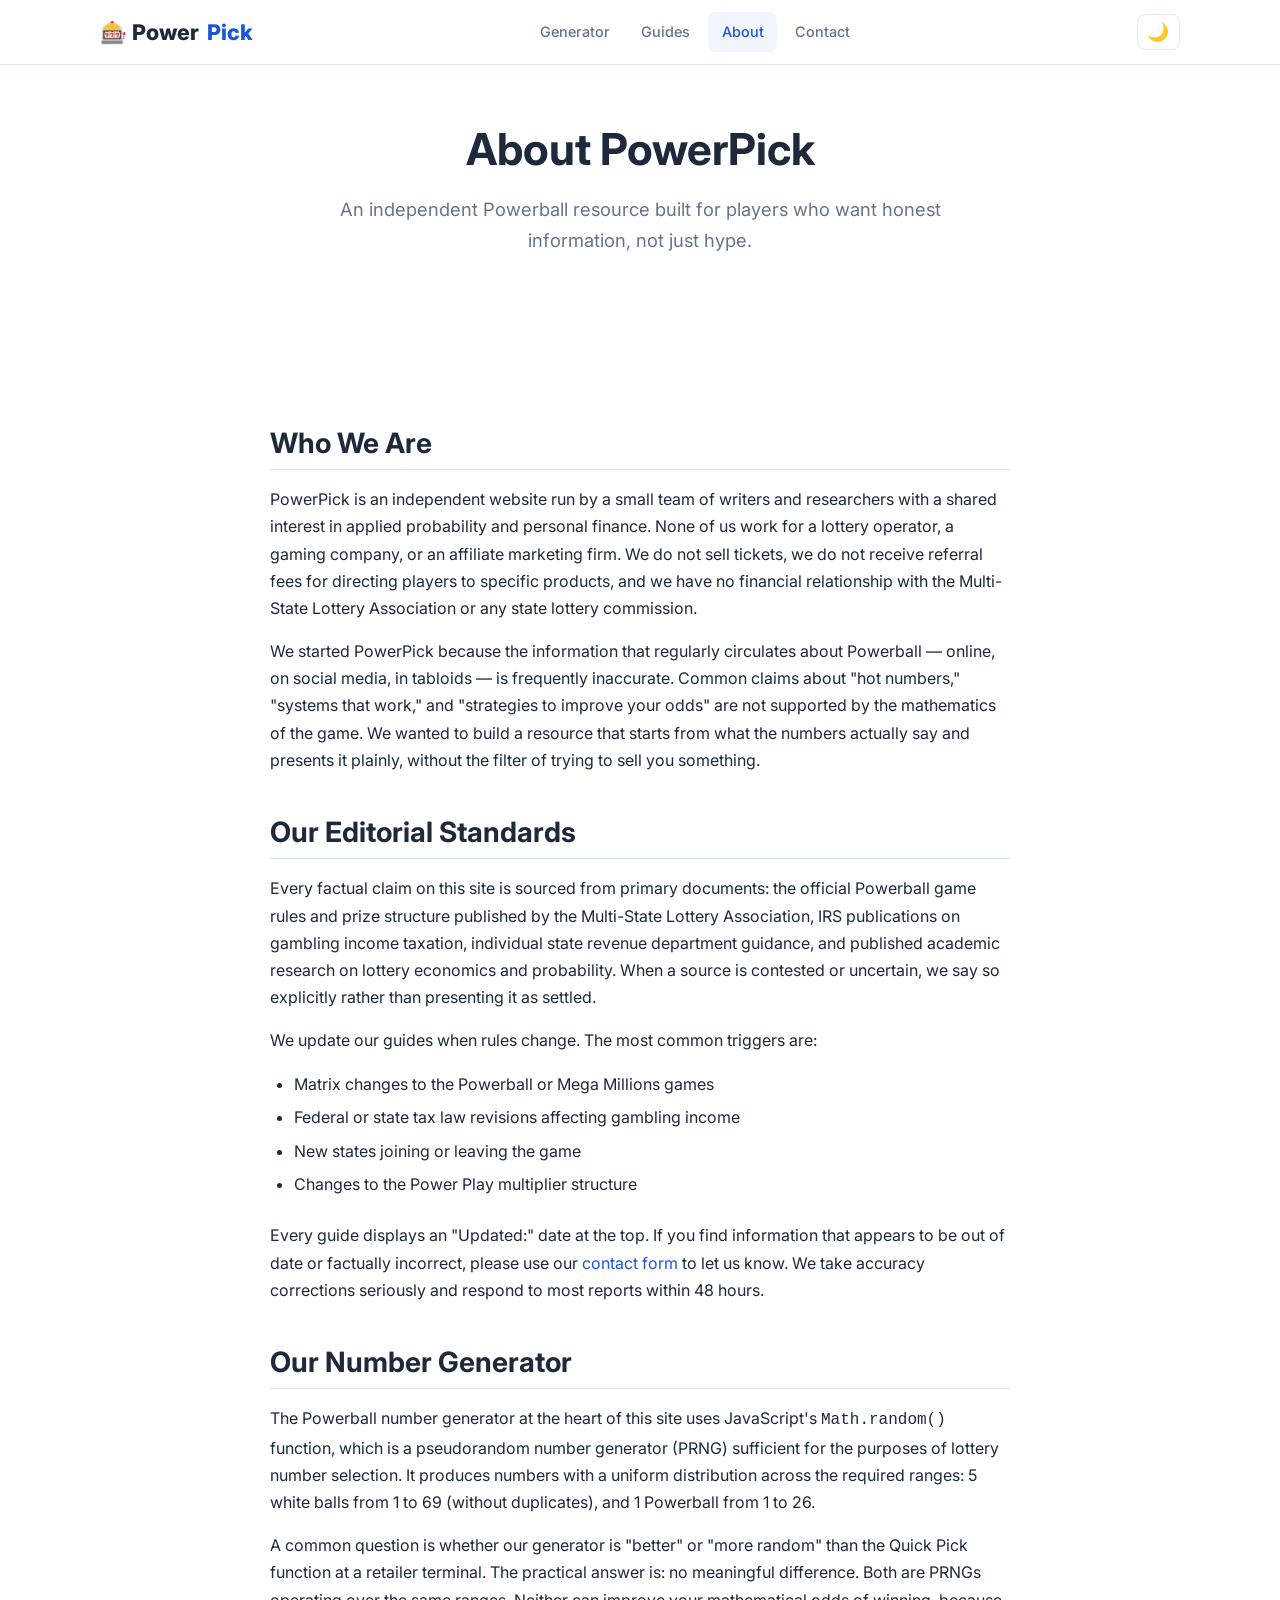
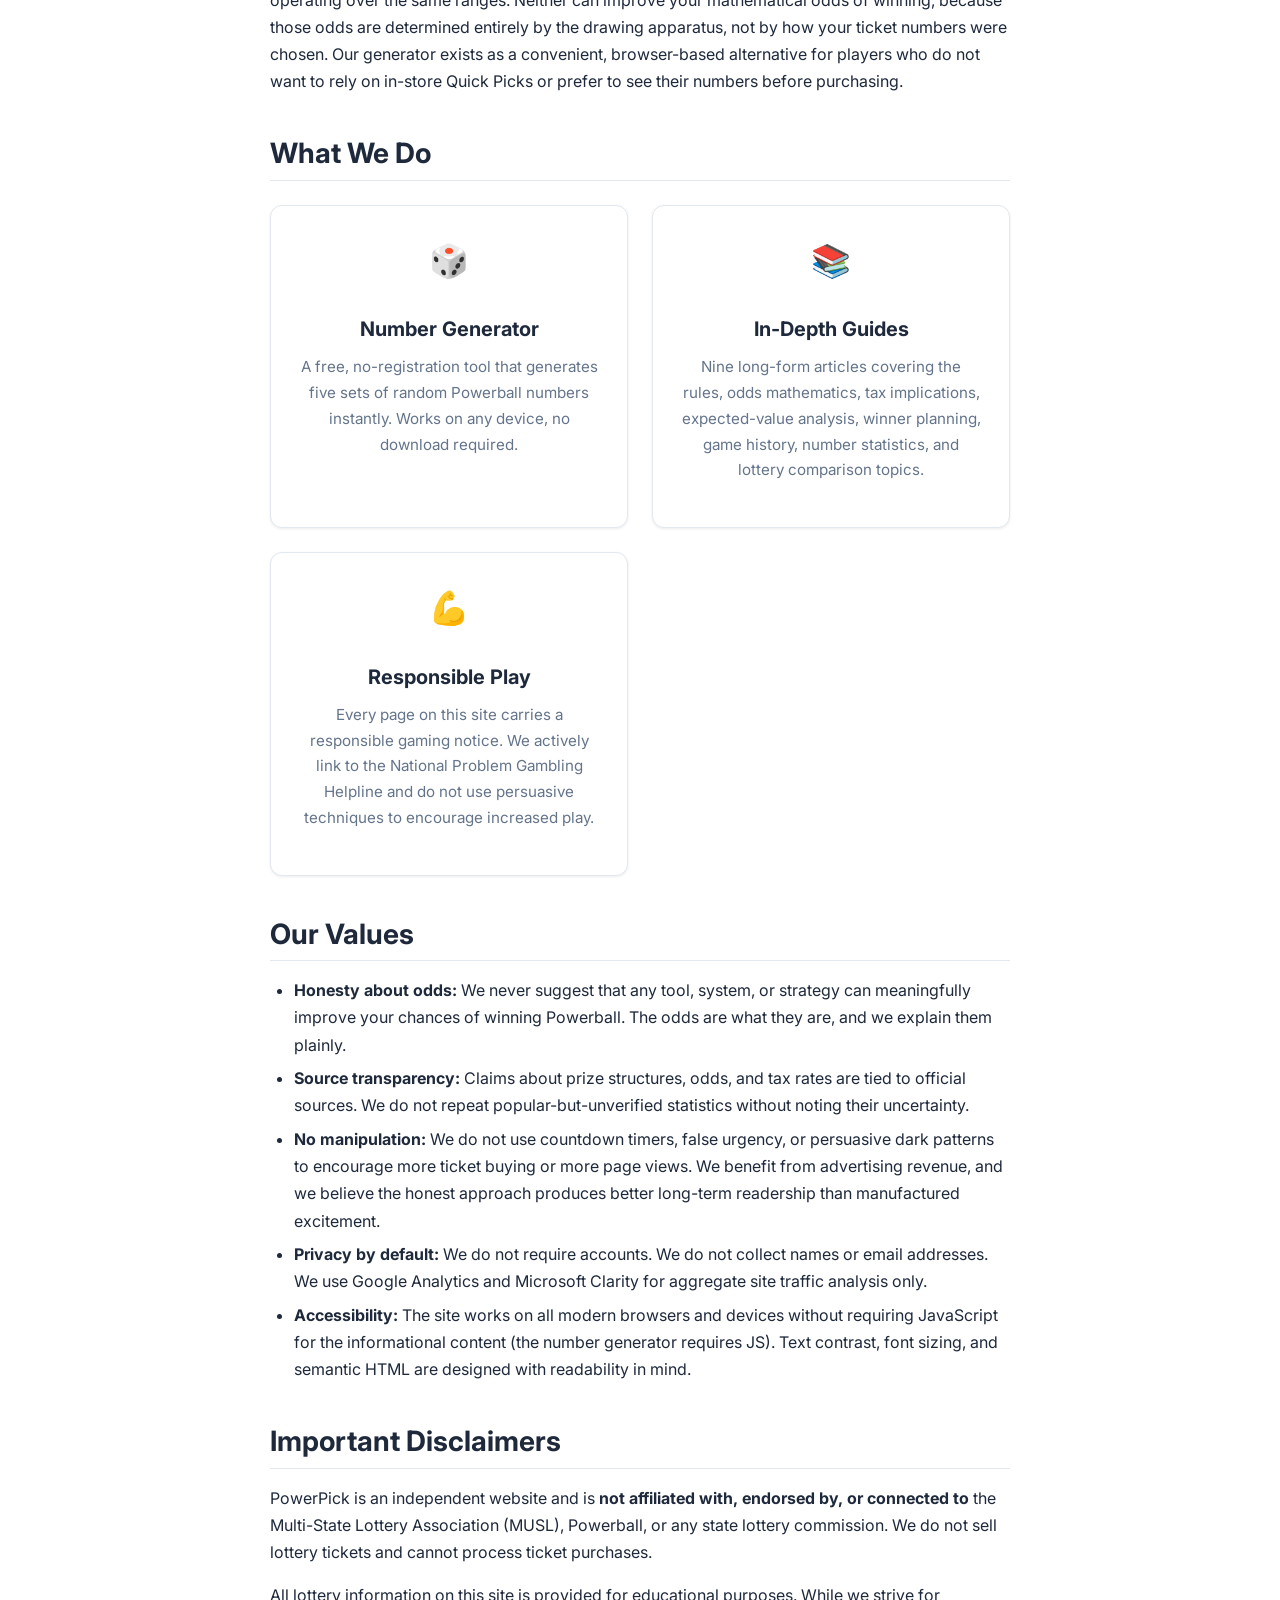
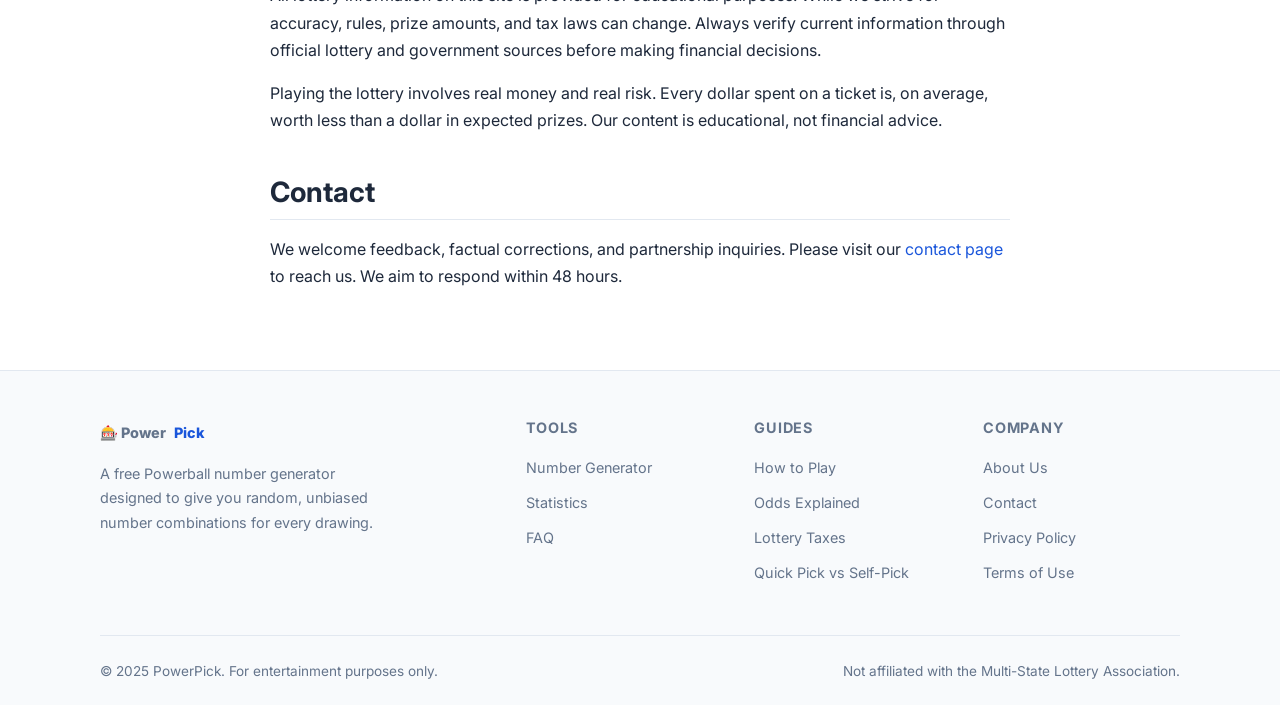
<file: about.html>
<!DOCTYPE html>
<html lang="en">
<head>
  <meta charset="UTF-8">
  <script type="text/javascript">(function(c,l,a,r,i,t,y){c[a]=c[a]||function(){(c[a].q=c[a].q||[]).push(arguments)};t=l.createElement(r);t.async=1;t.src="https://www.clarity.ms/tag/"+i;y=l.getElementsByTagName(r)[0];y.parentNode.insertBefore(t,y)})(window,document,"clarity","script","w0kabbhfxb");</script>
  <script async src="https://www.googletagmanager.com/gtag/js?id=G-N1R4P6101L"></script>
  <script>window.dataLayer=window.dataLayer||[];function gtag(){dataLayer.push(arguments)}gtag('js',new Date());gtag('config','G-N1R4P6101L');</script>
  <meta name="google-site-verification" content="S6r2ZnYHMpzaTs5MkenMKnBc4WN54vgJhxod-76jVZA">
  <meta name="google-adsense-account" content="ca-pub-9947991296914983">
  <meta name="viewport" content="width=device-width,initial-scale=1">
  <title>About Us - PowerPick | Free Powerball Number Generator</title>
  <meta name="description" content="Learn about PowerPick, our editorial standards, our mission to provide a free and transparent Powerball resource, and our commitment to responsible gaming.">
  <meta name="robots" content="index, follow">
  <link rel="canonical" href="https://product-builder-lecture-75g.pages.dev/about.html">
  <link rel="preconnect" href="https://fonts.googleapis.com">
  <link rel="preconnect" href="https://fonts.gstatic.com" crossorigin>
  <link href="https://fonts.googleapis.com/css2?family=Inter:wght@400;500;600;700;800&display=swap" rel="stylesheet">
  <link rel="stylesheet" href="/css/style.css">
  <script type="application/ld+json">
  {"@context":"https://schema.org","@type":"AboutPage","name":"About PowerPick","url":"https://product-builder-lecture-75g.pages.dev/about.html","description":"PowerPick is an independent Powerball resource providing a free number generator and in-depth guides on odds, taxes, strategy, and lottery history.","publisher":{"@type":"Organization","name":"PowerPick","url":"https://product-builder-lecture-75g.pages.dev/"}}
  </script>
</head>
<body>

<header class="header">
  <div class="container">
    <a href="/" class="logo">&#127920; Power<span>Pick</span></a>
    <nav class="nav" id="main-nav">
      <a href="/">Generator</a>
      <a href="/guides/">Guides</a>
      <a href="/about.html" class="active">About</a>
      <a href="/contact.html">Contact</a>
    </nav>
    <div style="display:flex;gap:.5rem;align-items:center">
      <button class="theme-toggle" onclick="toggleTheme()" aria-label="Toggle dark mode">&#127769;</button>
      <button class="nav-toggle" onclick="toggleNav()" aria-label="Toggle menu">&#9776;</button>
    </div>
  </div>
</header>

<main>
<section class="hero" style="padding:3.5rem 0 2rem">
  <div class="container">
    <h1>About PowerPick</h1>
    <p>An independent Powerball resource built for players who want honest information, not just hype.</p>
  </div>
</section>

<section class="section">
  <div class="container article">

    <h2>Who We Are</h2>
    <p>PowerPick is an independent website run by a small team of writers and researchers with a shared interest in applied probability and personal finance. None of us work for a lottery operator, a gaming company, or an affiliate marketing firm. We do not sell tickets, we do not receive referral fees for directing players to specific products, and we have no financial relationship with the Multi-State Lottery Association or any state lottery commission.</p>
    <p>We started PowerPick because the information that regularly circulates about Powerball &mdash; online, on social media, in tabloids &mdash; is frequently inaccurate. Common claims about "hot numbers," "systems that work," and "strategies to improve your odds" are not supported by the mathematics of the game. We wanted to build a resource that starts from what the numbers actually say and presents it plainly, without the filter of trying to sell you something.</p>

    <h2>Our Editorial Standards</h2>
    <p>Every factual claim on this site is sourced from primary documents: the official Powerball game rules and prize structure published by the Multi-State Lottery Association, IRS publications on gambling income taxation, individual state revenue department guidance, and published academic research on lottery economics and probability. When a source is contested or uncertain, we say so explicitly rather than presenting it as settled.</p>
    <p>We update our guides when rules change. The most common triggers are:</p>
    <ul>
      <li>Matrix changes to the Powerball or Mega Millions games</li>
      <li>Federal or state tax law revisions affecting gambling income</li>
      <li>New states joining or leaving the game</li>
      <li>Changes to the Power Play multiplier structure</li>
    </ul>
    <p>Every guide displays an "Updated:" date at the top. If you find information that appears to be out of date or factually incorrect, please use our <a href="/contact.html">contact form</a> to let us know. We take accuracy corrections seriously and respond to most reports within 48 hours.</p>

    <h2>Our Number Generator</h2>
    <p>The Powerball number generator at the heart of this site uses JavaScript's <code>Math.random()</code> function, which is a pseudorandom number generator (PRNG) sufficient for the purposes of lottery number selection. It produces numbers with a uniform distribution across the required ranges: 5 white balls from 1 to 69 (without duplicates), and 1 Powerball from 1 to 26.</p>
    <p>A common question is whether our generator is "better" or "more random" than the Quick Pick function at a retailer terminal. The practical answer is: no meaningful difference. Both are PRNGs operating over the same ranges. Neither can improve your mathematical odds of winning, because those odds are determined entirely by the drawing apparatus, not by how your ticket numbers were chosen. Our generator exists as a convenient, browser-based alternative for players who do not want to rely on in-store Quick Picks or prefer to see their numbers before purchasing.</p>

    <h2>What We Do</h2>
    <div class="card-grid" style="margin:1.5rem 0 2rem">
      <div class="card" style="text-align:center">
        <div style="font-size:2rem;margin-bottom:.75rem">&#127922;</div>
        <h3>Number Generator</h3>
        <p>A free, no-registration tool that generates five sets of random Powerball numbers instantly. Works on any device, no download required.</p>
      </div>
      <div class="card" style="text-align:center">
        <div style="font-size:2rem;margin-bottom:.75rem">&#128218;</div>
        <h3>In-Depth Guides</h3>
        <p>Nine long-form articles covering the rules, odds mathematics, tax implications, expected-value analysis, winner planning, game history, number statistics, and lottery comparison topics.</p>
      </div>
      <div class="card" style="text-align:center">
        <div style="font-size:2rem;margin-bottom:.75rem">&#128170;</div>
        <h3>Responsible Play</h3>
        <p>Every page on this site carries a responsible gaming notice. We actively link to the National Problem Gambling Helpline and do not use persuasive techniques to encourage increased play.</p>
      </div>
    </div>

    <h2>Our Values</h2>
    <ul>
      <li><strong>Honesty about odds:</strong> We never suggest that any tool, system, or strategy can meaningfully improve your chances of winning Powerball. The odds are what they are, and we explain them plainly.</li>
      <li><strong>Source transparency:</strong> Claims about prize structures, odds, and tax rates are tied to official sources. We do not repeat popular-but-unverified statistics without noting their uncertainty.</li>
      <li><strong>No manipulation:</strong> We do not use countdown timers, false urgency, or persuasive dark patterns to encourage more ticket buying or more page views. We benefit from advertising revenue, and we believe the honest approach produces better long-term readership than manufactured excitement.</li>
      <li><strong>Privacy by default:</strong> We do not require accounts. We do not collect names or email addresses. We use Google Analytics and Microsoft Clarity for aggregate site traffic analysis only.</li>
      <li><strong>Accessibility:</strong> The site works on all modern browsers and devices without requiring JavaScript for the informational content (the number generator requires JS). Text contrast, font sizing, and semantic HTML are designed with readability in mind.</li>
    </ul>

    <h2>Important Disclaimers</h2>
    <p>PowerPick is an independent website and is <strong>not affiliated with, endorsed by, or connected to</strong> the Multi-State Lottery Association (MUSL), Powerball, or any state lottery commission. We do not sell lottery tickets and cannot process ticket purchases.</p>
    <p>All lottery information on this site is provided for educational purposes. While we strive for accuracy, rules, prize amounts, and tax laws can change. Always verify current information through official lottery and government sources before making financial decisions.</p>
    <p>Playing the lottery involves real money and real risk. Every dollar spent on a ticket is, on average, worth less than a dollar in expected prizes. Our content is educational, not financial advice.</p>

    <h2>Contact</h2>
    <p>We welcome feedback, factual corrections, and partnership inquiries. Please visit our <a href="/contact.html">contact page</a> to reach us. We aim to respond within 48 hours.</p>

  </div>
</section>
</main>

<footer class="footer">
  <div class="container">
    <div class="footer-grid">
      <div>
        <a href="/" class="logo" style="margin-bottom:1rem;display:inline-flex">&#127920; Power<span>Pick</span></a>
        <p style="color:var(--text-muted);font-size:.9rem;max-width:300px">A free Powerball number generator designed to give you random, unbiased number combinations for every drawing.</p>
      </div>
      <div><h4>Tools</h4><ul><li><a href="/#generator">Number Generator</a></li><li><a href="/#stats">Statistics</a></li><li><a href="/#faq">FAQ</a></li></ul></div>
      <div><h4>Guides</h4><ul><li><a href="/guides/how-to-play-powerball.html">How to Play</a></li><li><a href="/guides/powerball-odds-explained.html">Odds Explained</a></li><li><a href="/guides/lottery-taxes-guide.html">Lottery Taxes</a></li><li><a href="/guides/quick-pick-vs-self-pick.html">Quick Pick vs Self-Pick</a></li></ul></div>
      <div><h4>Company</h4><ul><li><a href="/about.html">About Us</a></li><li><a href="/contact.html">Contact</a></li><li><a href="/privacy.html">Privacy Policy</a></li><li><a href="/terms.html">Terms of Use</a></li></ul></div>
    </div>
    <div class="footer-bottom"><span>&copy; 2025 PowerPick. For entertainment purposes only.</span><span>Not affiliated with the Multi-State Lottery Association.</span></div>
  </div>
</footer>
<script src="/js/main.js"></script>
</body>
</html>
</file>
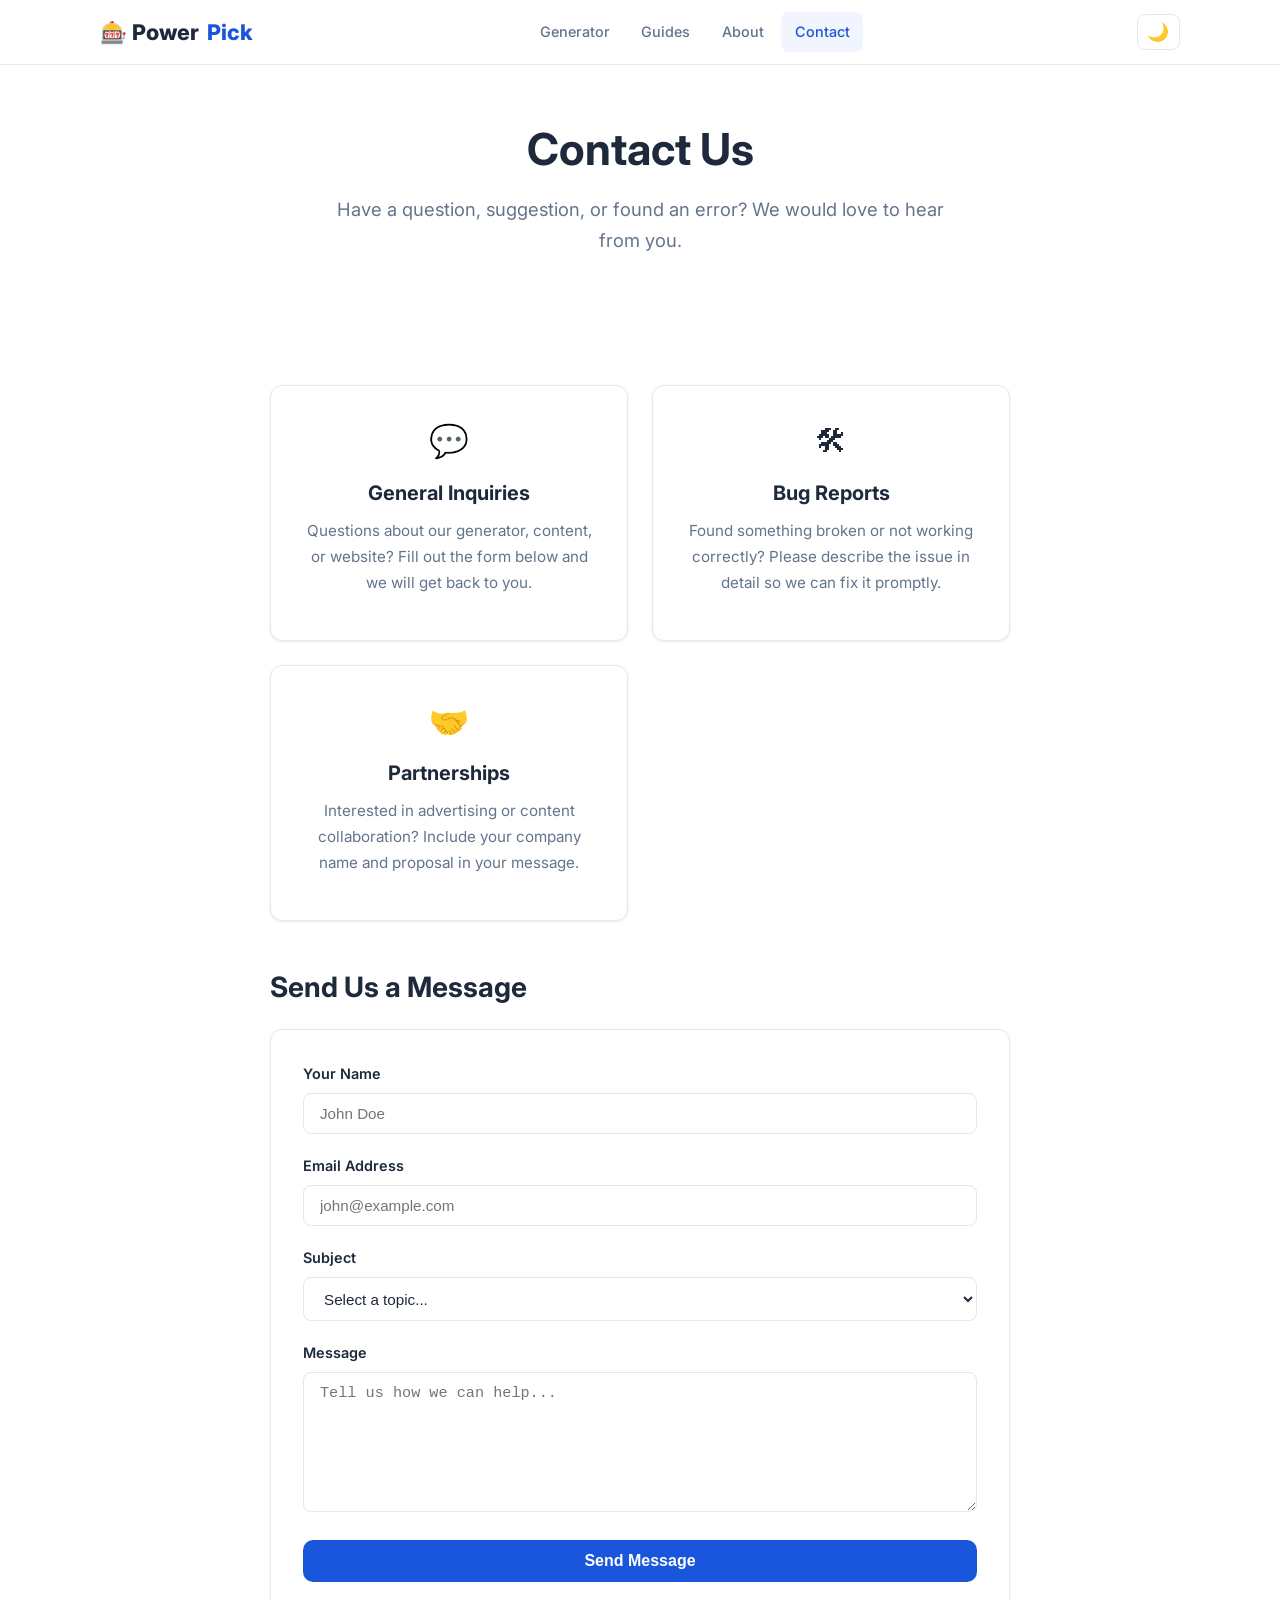
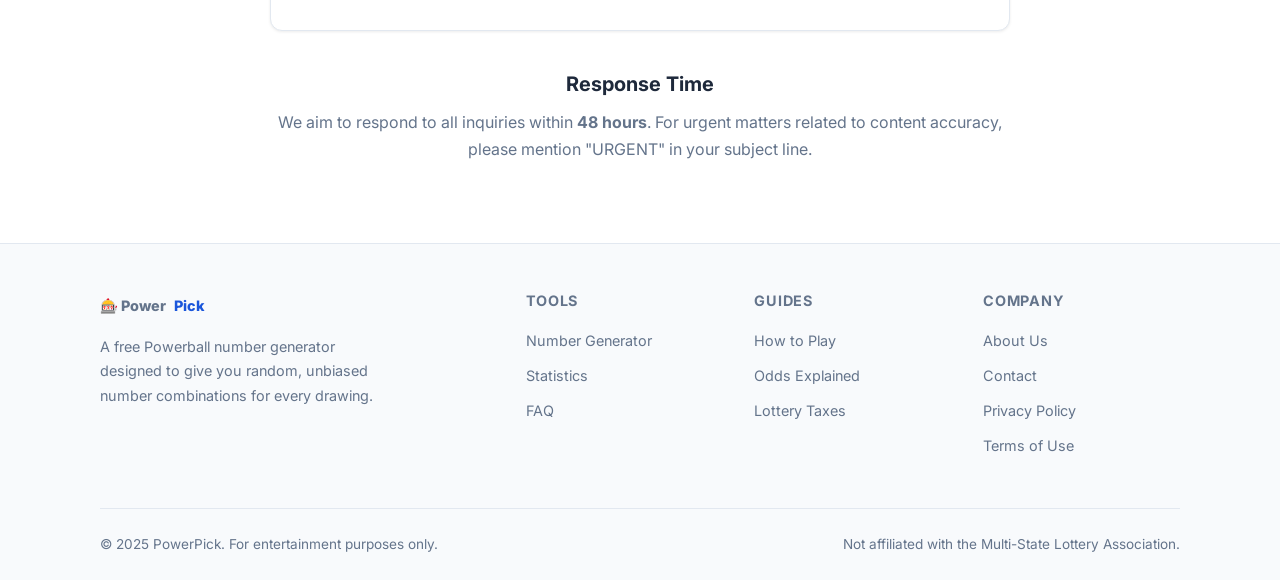
<file: contact.html>
<!DOCTYPE html>
<html lang="en">
<head>
  <meta charset="UTF-8">
  <meta name="viewport" content="width=device-width,initial-scale=1">
  <title>Contact Us - PowerPick</title>
  <meta name="description" content="Contact the PowerPick team for feedback, questions, corrections, or partnership inquiries. We typically respond within 48 hours.">
  <meta name="robots" content="index, follow">
  <link rel="canonical" href="https://product-builder-lecture-75g.pages.dev/contact.html">
  <link rel="preconnect" href="https://fonts.googleapis.com">
  <link rel="preconnect" href="https://fonts.gstatic.com" crossorigin>
  <link href="https://fonts.googleapis.com/css2?family=Inter:wght@400;500;600;700;800&display=swap" rel="stylesheet">
  <link rel="stylesheet" href="/css/style.css">
</head>
<body>

<header class="header">
  <div class="container">
    <a href="/" class="logo">&#127920; Power<span>Pick</span></a>
    <nav class="nav" id="main-nav">
      <a href="/">Generator</a>
      <a href="/guides/">Guides</a>
      <a href="/about.html">About</a>
      <a href="/contact.html" class="active">Contact</a>
    </nav>
    <div style="display:flex;gap:.5rem;align-items:center">
      <button class="theme-toggle" onclick="toggleTheme()" aria-label="Toggle dark mode">&#127769;</button>
      <button class="nav-toggle" onclick="toggleNav()" aria-label="Toggle menu">&#9776;</button>
    </div>
  </div>
</header>

<main>
<section class="hero" style="padding:3.5rem 0 2rem">
  <div class="container">
    <h1>Contact Us</h1>
    <p>Have a question, suggestion, or found an error? We would love to hear from you.</p>
  </div>
</section>

<section class="section">
  <div class="container" style="max-width:780px">
    <div class="card-grid" style="margin-bottom:3rem">
      <div class="card" style="text-align:center">
        <div style="font-size:2rem;margin-bottom:.75rem">&#128172;</div>
        <h3>General Inquiries</h3>
        <p>Questions about our generator, content, or website? Fill out the form below and we will get back to you.</p>
      </div>
      <div class="card" style="text-align:center">
        <div style="font-size:2rem;margin-bottom:.75rem">&#128736;</div>
        <h3>Bug Reports</h3>
        <p>Found something broken or not working correctly? Please describe the issue in detail so we can fix it promptly.</p>
      </div>
      <div class="card" style="text-align:center">
        <div style="font-size:2rem;margin-bottom:.75rem">&#129309;</div>
        <h3>Partnerships</h3>
        <p>Interested in advertising or content collaboration? Include your company name and proposal in your message.</p>
      </div>
    </div>

    <h2 style="margin-bottom:1.5rem">Send Us a Message</h2>
    <form onsubmit="handleContact(event)" class="card" style="padding:2rem">
      <div class="form-group">
        <label for="contact-name">Your Name</label>
        <input type="text" id="contact-name" name="name" required placeholder="John Doe">
      </div>
      <div class="form-group">
        <label for="contact-email">Email Address</label>
        <input type="email" id="contact-email" name="email" required placeholder="john@example.com">
      </div>
      <div class="form-group">
        <label for="contact-subject">Subject</label>
        <select id="contact-subject" name="subject" required>
          <option value="">Select a topic...</option>
          <option value="general">General Question</option>
          <option value="feedback">Feedback / Suggestion</option>
          <option value="bug">Bug Report</option>
          <option value="content">Content Correction</option>
          <option value="partnership">Partnership Inquiry</option>
          <option value="other">Other</option>
        </select>
      </div>
      <div class="form-group">
        <label for="contact-message">Message</label>
        <textarea id="contact-message" name="message" required placeholder="Tell us how we can help..."></textarea>
      </div>
      <button type="submit" class="btn btn-primary" style="width:100%;justify-content:center">Send Message</button>
      <p id="form-msg" style="margin-top:1rem;text-align:center;font-weight:500"></p>
    </form>

    <div style="margin-top:2.5rem;text-align:center">
      <h3 style="margin-bottom:.75rem">Response Time</h3>
      <p style="color:var(--text-muted)">We aim to respond to all inquiries within <strong>48 hours</strong>. For urgent matters related to content accuracy, please mention "URGENT" in your subject line.</p>
    </div>
  </div>
</section>
</main>

<footer class="footer">
  <div class="container">
    <div class="footer-grid">
      <div>
        <a href="/" class="logo" style="margin-bottom:1rem;display:inline-flex">&#127920; Power<span>Pick</span></a>
        <p style="color:var(--text-muted);font-size:.9rem;max-width:300px">A free Powerball number generator designed to give you random, unbiased number combinations for every drawing.</p>
      </div>
      <div><h4>Tools</h4><ul><li><a href="/#generator">Number Generator</a></li><li><a href="/#stats">Statistics</a></li><li><a href="/#faq">FAQ</a></li></ul></div>
      <div><h4>Guides</h4><ul><li><a href="/guides/how-to-play-powerball.html">How to Play</a></li><li><a href="/guides/powerball-odds-explained.html">Odds Explained</a></li><li><a href="/guides/lottery-taxes-guide.html">Lottery Taxes</a></li></ul></div>
      <div><h4>Company</h4><ul><li><a href="/about.html">About Us</a></li><li><a href="/contact.html">Contact</a></li><li><a href="/privacy.html">Privacy Policy</a></li><li><a href="/terms.html">Terms of Use</a></li></ul></div>
    </div>
    <div class="footer-bottom"><span>&copy; 2025 PowerPick. For entertainment purposes only.</span><span>Not affiliated with the Multi-State Lottery Association.</span></div>
  </div>
</footer>
<script src="/js/main.js"></script>
</body>
</html>
</file>
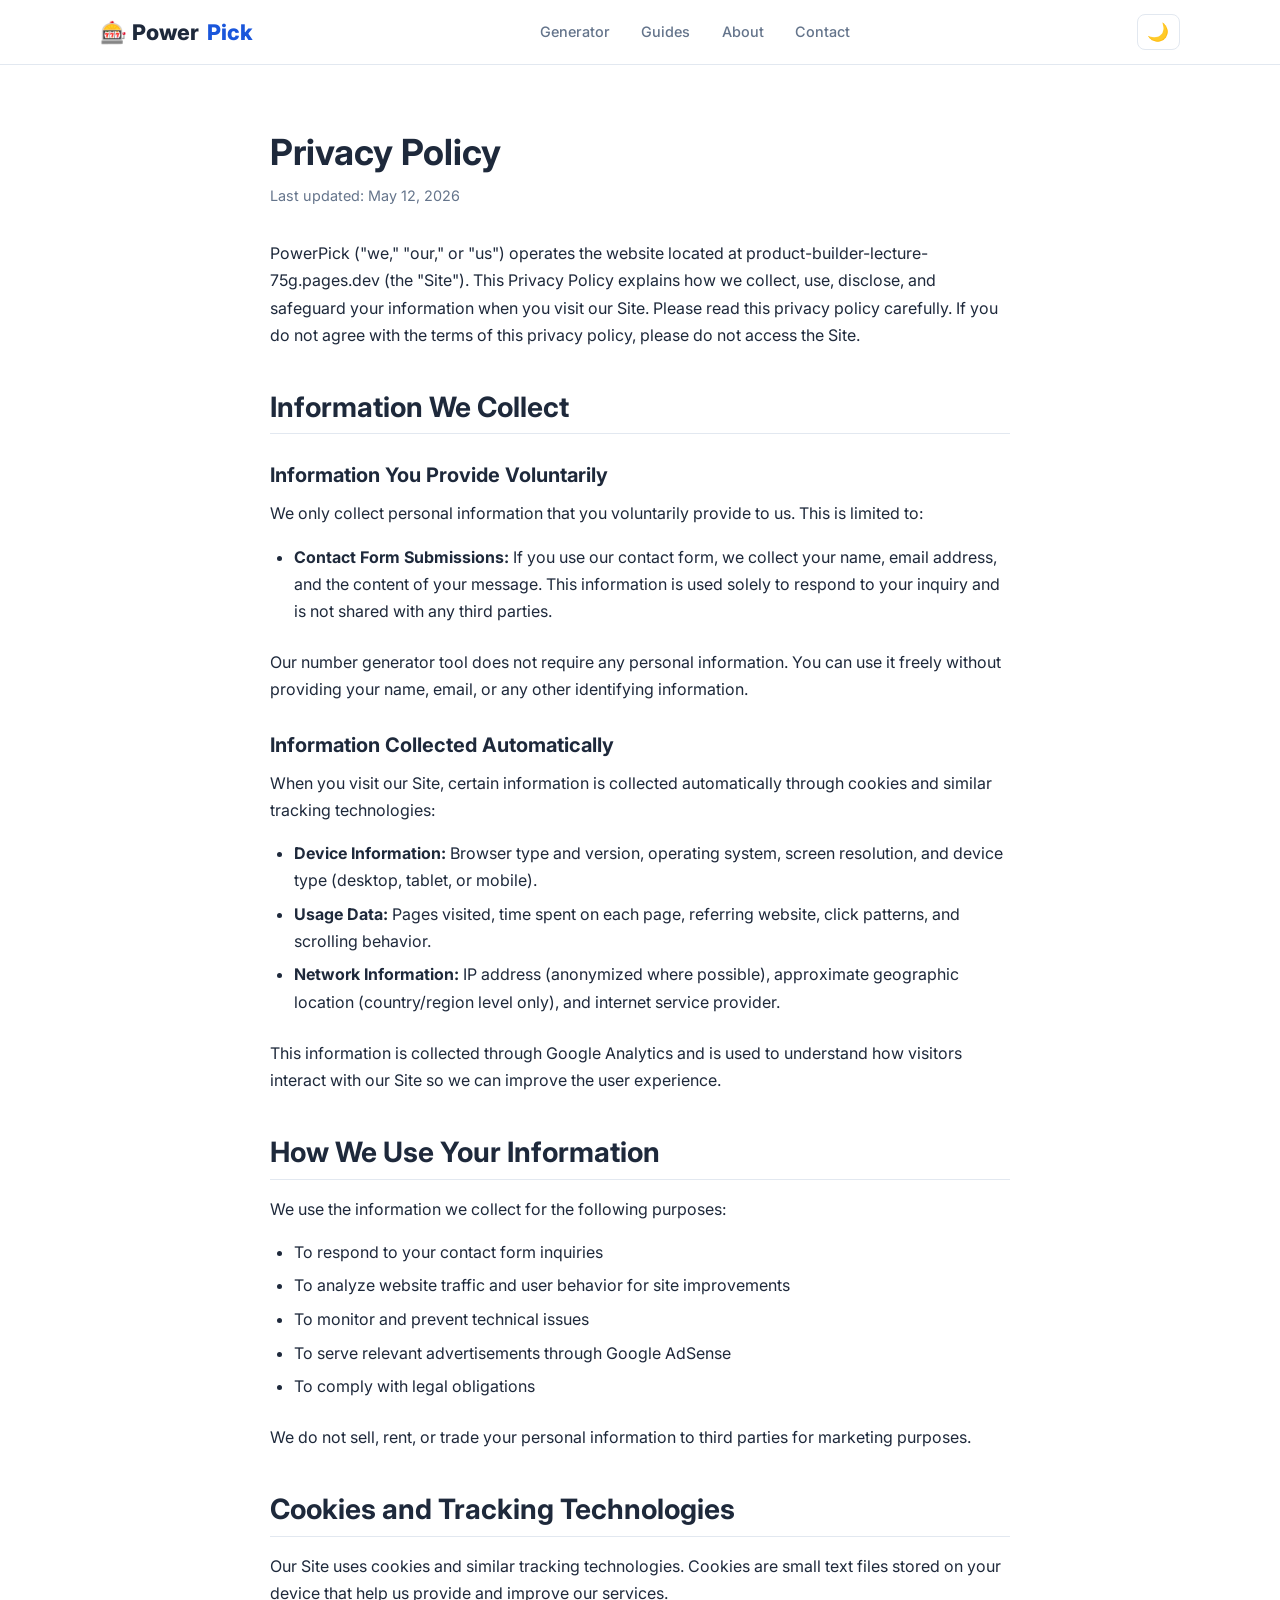
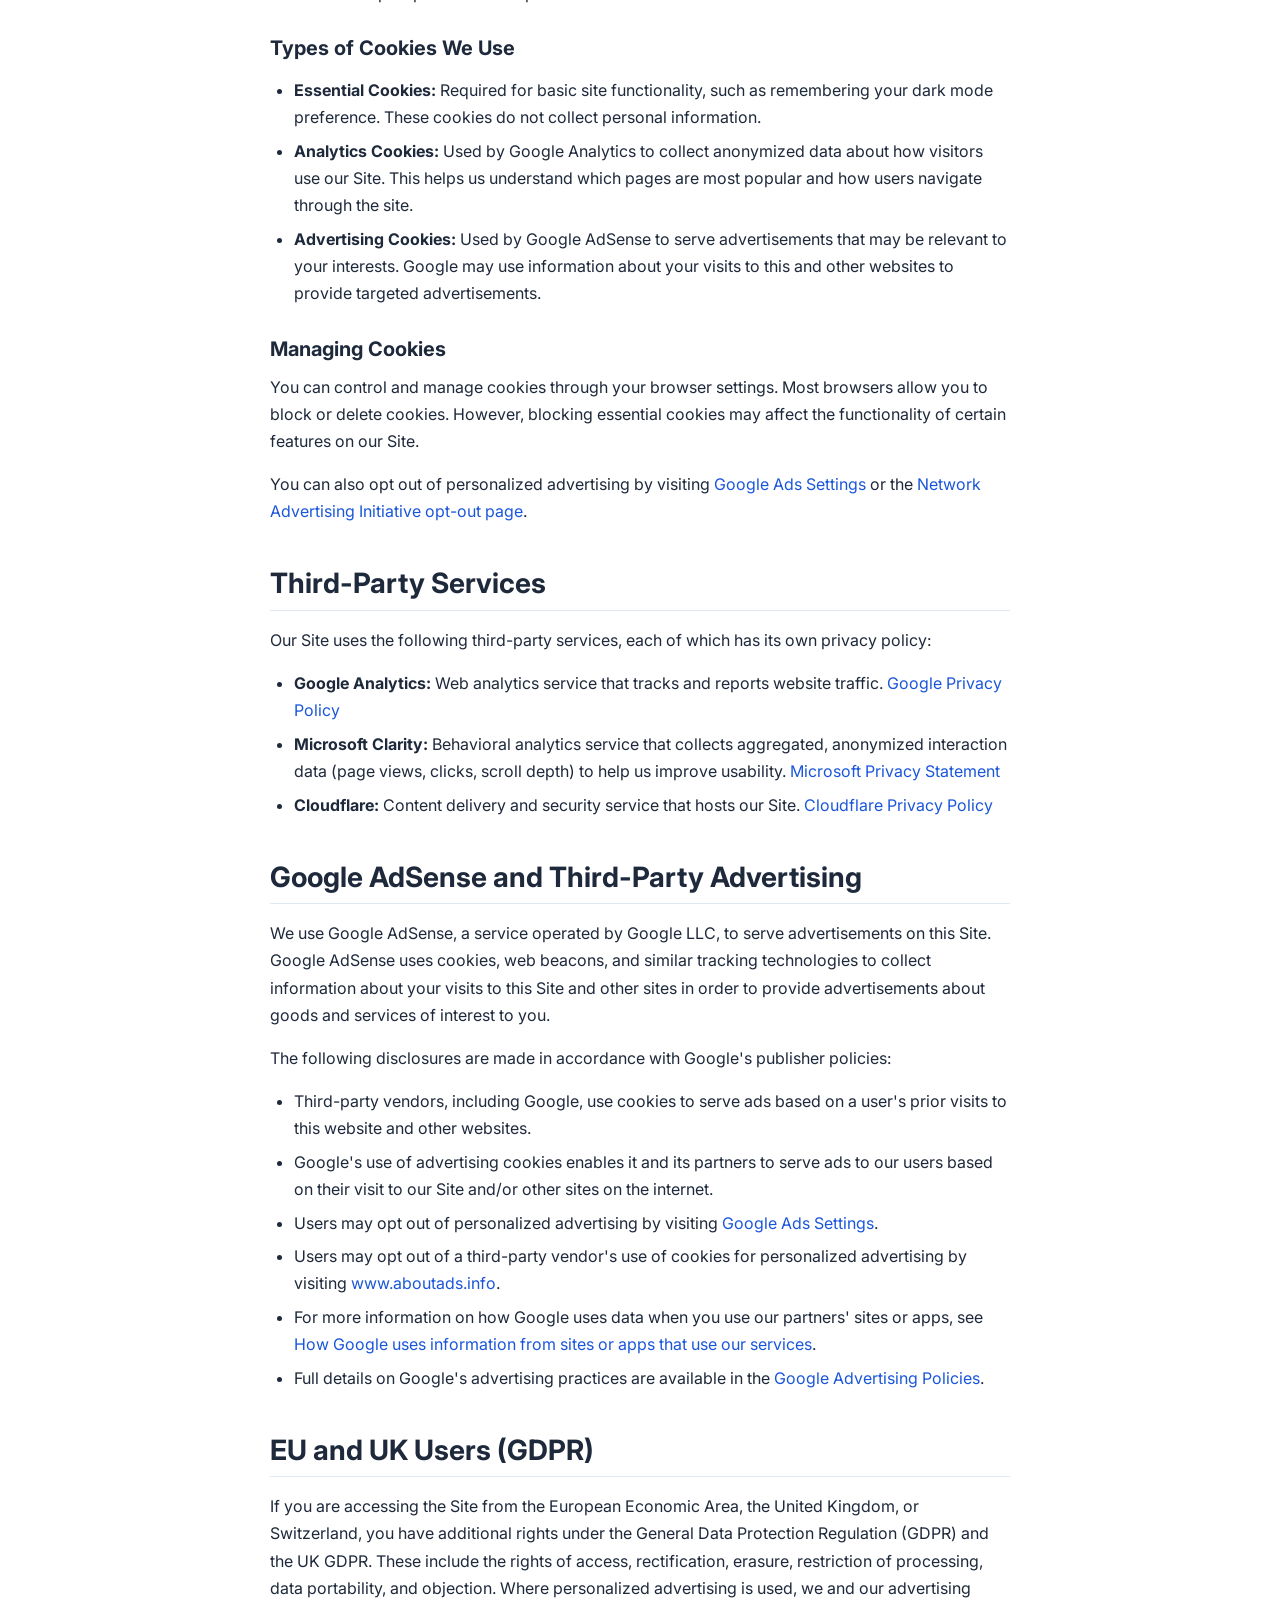
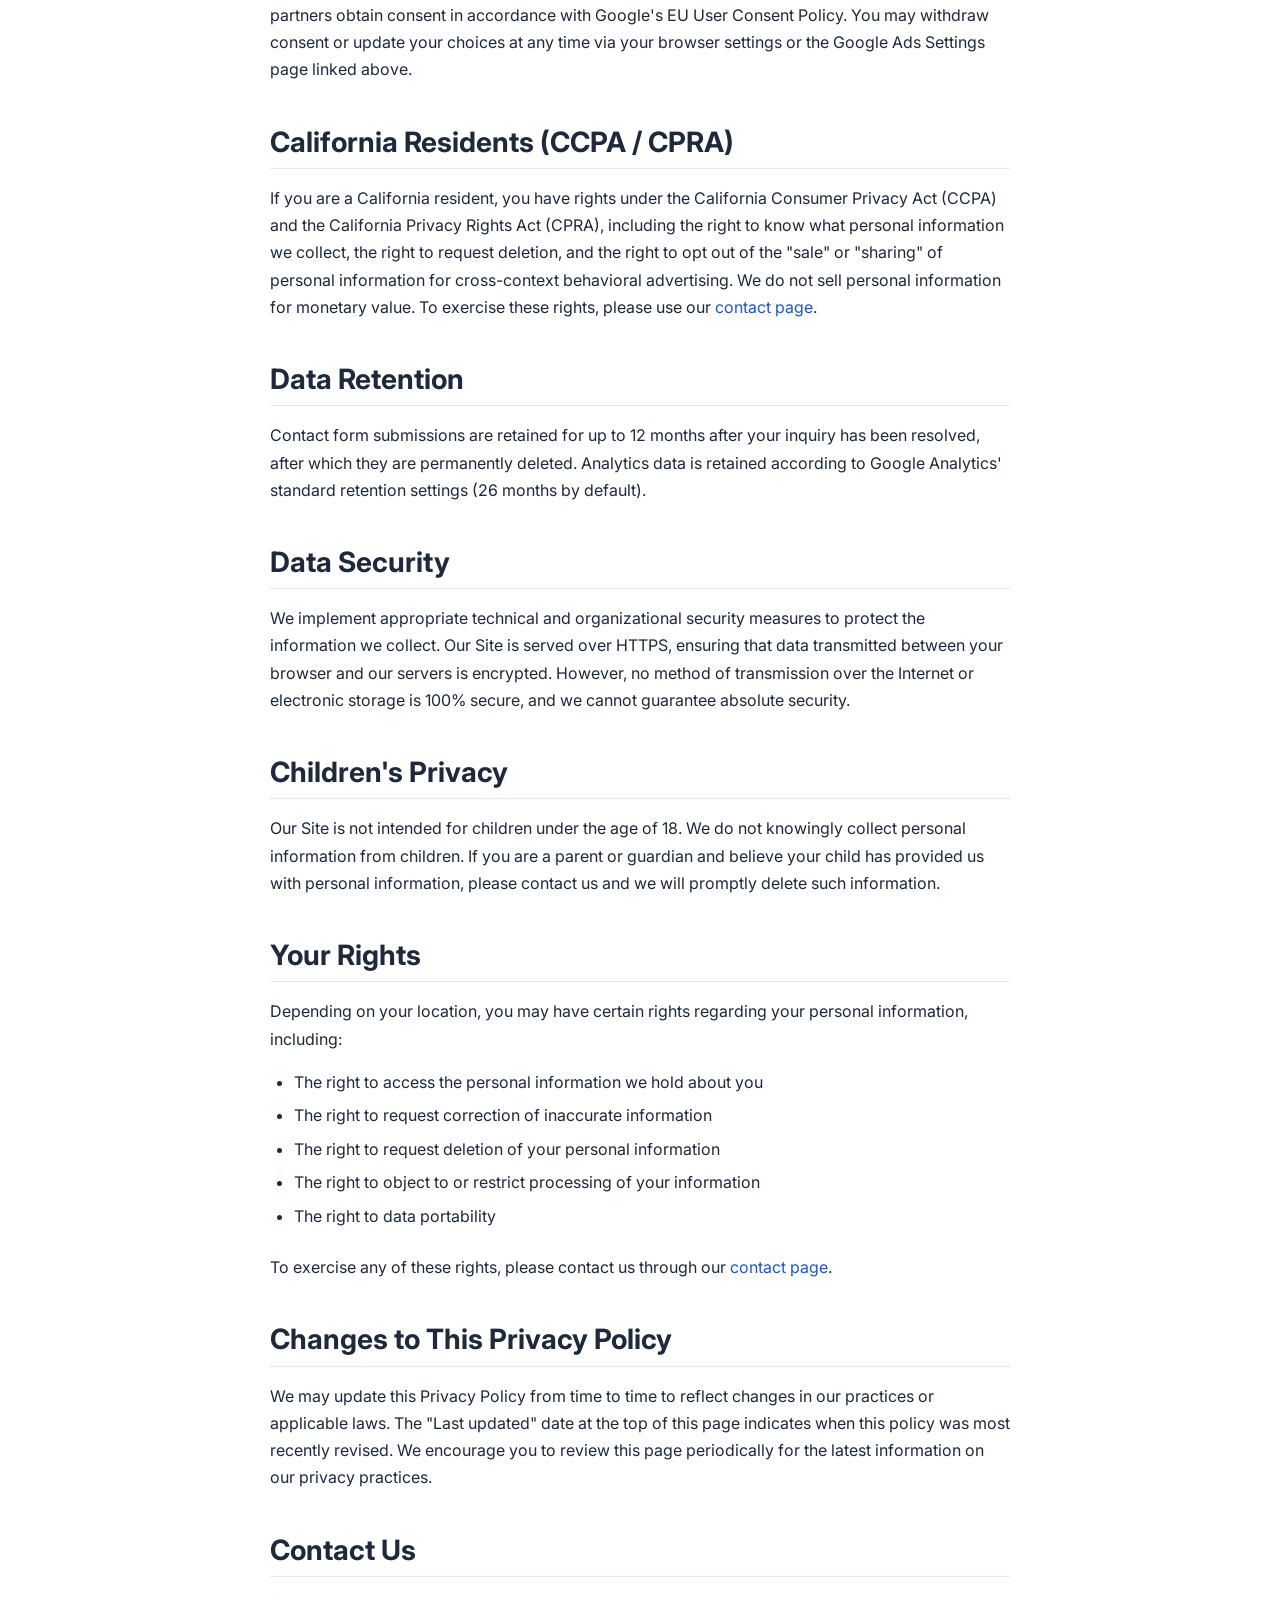
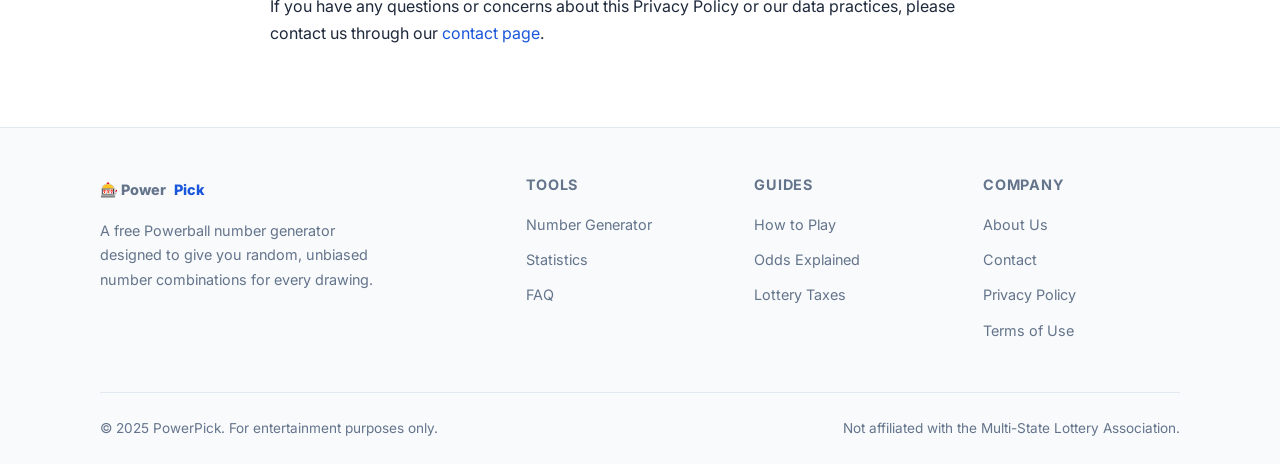
<file: privacy.html>
<!DOCTYPE html>
<html lang="en">
<head>
  <meta charset="UTF-8">
  <meta name="viewport" content="width=device-width,initial-scale=1">
  <title>Privacy Policy - PowerPick</title>
  <meta name="description" content="PowerPick privacy policy. Learn how we collect, use, and protect your information when you visit our website.">
  <meta name="robots" content="index, follow">
  <link rel="canonical" href="https://product-builder-lecture-75g.pages.dev/privacy.html">
  <link rel="preconnect" href="https://fonts.googleapis.com">
  <link rel="preconnect" href="https://fonts.gstatic.com" crossorigin>
  <link href="https://fonts.googleapis.com/css2?family=Inter:wght@400;500;600;700;800&display=swap" rel="stylesheet">
  <link rel="stylesheet" href="/css/style.css">
</head>
<body>

<header class="header">
  <div class="container">
    <a href="/" class="logo">&#127920; Power<span>Pick</span></a>
    <nav class="nav" id="main-nav">
      <a href="/">Generator</a>
      <a href="/guides/">Guides</a>
      <a href="/about.html">About</a>
      <a href="/contact.html">Contact</a>
    </nav>
    <div style="display:flex;gap:.5rem;align-items:center">
      <button class="theme-toggle" onclick="toggleTheme()" aria-label="Toggle dark mode">&#127769;</button>
      <button class="nav-toggle" onclick="toggleNav()" aria-label="Toggle menu">&#9776;</button>
    </div>
  </div>
</header>

<main>
<section class="section">
  <div class="container article">
    <h1>Privacy Policy</h1>
    <div class="meta"><span>Last updated: May 12, 2026</span></div>

    <p>PowerPick ("we," "our," or "us") operates the website located at product-builder-lecture-75g.pages.dev (the "Site"). This Privacy Policy explains how we collect, use, disclose, and safeguard your information when you visit our Site. Please read this privacy policy carefully. If you do not agree with the terms of this privacy policy, please do not access the Site.</p>

    <h2>Information We Collect</h2>

    <h3>Information You Provide Voluntarily</h3>
    <p>We only collect personal information that you voluntarily provide to us. This is limited to:</p>
    <ul>
      <li><strong>Contact Form Submissions:</strong> If you use our contact form, we collect your name, email address, and the content of your message. This information is used solely to respond to your inquiry and is not shared with any third parties.</li>
    </ul>
    <p>Our number generator tool does not require any personal information. You can use it freely without providing your name, email, or any other identifying information.</p>

    <h3>Information Collected Automatically</h3>
    <p>When you visit our Site, certain information is collected automatically through cookies and similar tracking technologies:</p>
    <ul>
      <li><strong>Device Information:</strong> Browser type and version, operating system, screen resolution, and device type (desktop, tablet, or mobile).</li>
      <li><strong>Usage Data:</strong> Pages visited, time spent on each page, referring website, click patterns, and scrolling behavior.</li>
      <li><strong>Network Information:</strong> IP address (anonymized where possible), approximate geographic location (country/region level only), and internet service provider.</li>
    </ul>
    <p>This information is collected through Google Analytics and is used to understand how visitors interact with our Site so we can improve the user experience.</p>

    <h2>How We Use Your Information</h2>
    <p>We use the information we collect for the following purposes:</p>
    <ul>
      <li>To respond to your contact form inquiries</li>
      <li>To analyze website traffic and user behavior for site improvements</li>
      <li>To monitor and prevent technical issues</li>
      <li>To serve relevant advertisements through Google AdSense</li>
      <li>To comply with legal obligations</li>
    </ul>
    <p>We do not sell, rent, or trade your personal information to third parties for marketing purposes.</p>

    <h2>Cookies and Tracking Technologies</h2>
    <p>Our Site uses cookies and similar tracking technologies. Cookies are small text files stored on your device that help us provide and improve our services.</p>

    <h3>Types of Cookies We Use</h3>
    <ul>
      <li><strong>Essential Cookies:</strong> Required for basic site functionality, such as remembering your dark mode preference. These cookies do not collect personal information.</li>
      <li><strong>Analytics Cookies:</strong> Used by Google Analytics to collect anonymized data about how visitors use our Site. This helps us understand which pages are most popular and how users navigate through the site.</li>
      <li><strong>Advertising Cookies:</strong> Used by Google AdSense to serve advertisements that may be relevant to your interests. Google may use information about your visits to this and other websites to provide targeted advertisements.</li>
    </ul>

    <h3>Managing Cookies</h3>
    <p>You can control and manage cookies through your browser settings. Most browsers allow you to block or delete cookies. However, blocking essential cookies may affect the functionality of certain features on our Site.</p>
    <p>You can also opt out of personalized advertising by visiting <a href="https://www.google.com/settings/ads" target="_blank" rel="noopener noreferrer">Google Ads Settings</a> or the <a href="https://optout.networkadvertising.org/" target="_blank" rel="noopener noreferrer">Network Advertising Initiative opt-out page</a>.</p>

    <h2>Third-Party Services</h2>
    <p>Our Site uses the following third-party services, each of which has its own privacy policy:</p>
    <ul>
      <li><strong>Google Analytics:</strong> Web analytics service that tracks and reports website traffic. <a href="https://policies.google.com/privacy" target="_blank" rel="noopener noreferrer">Google Privacy Policy</a></li>
      <li><strong>Microsoft Clarity:</strong> Behavioral analytics service that collects aggregated, anonymized interaction data (page views, clicks, scroll depth) to help us improve usability. <a href="https://privacy.microsoft.com/privacystatement" target="_blank" rel="noopener noreferrer">Microsoft Privacy Statement</a></li>
      <li><strong>Cloudflare:</strong> Content delivery and security service that hosts our Site. <a href="https://www.cloudflare.com/privacypolicy/" target="_blank" rel="noopener noreferrer">Cloudflare Privacy Policy</a></li>
    </ul>

    <h2>Google AdSense and Third-Party Advertising</h2>
    <p>We use Google AdSense, a service operated by Google LLC, to serve advertisements on this Site. Google AdSense uses cookies, web beacons, and similar tracking technologies to collect information about your visits to this Site and other sites in order to provide advertisements about goods and services of interest to you.</p>
    <p>The following disclosures are made in accordance with Google's publisher policies:</p>
    <ul>
      <li>Third-party vendors, including Google, use cookies to serve ads based on a user's prior visits to this website and other websites.</li>
      <li>Google's use of advertising cookies enables it and its partners to serve ads to our users based on their visit to our Site and/or other sites on the internet.</li>
      <li>Users may opt out of personalized advertising by visiting <a href="https://www.google.com/settings/ads" target="_blank" rel="noopener noreferrer">Google Ads Settings</a>.</li>
      <li>Users may opt out of a third-party vendor's use of cookies for personalized advertising by visiting <a href="https://www.aboutads.info/choices/" target="_blank" rel="noopener noreferrer">www.aboutads.info</a>.</li>
      <li>For more information on how Google uses data when you use our partners' sites or apps, see <a href="https://policies.google.com/technologies/partner-sites" target="_blank" rel="noopener noreferrer">How Google uses information from sites or apps that use our services</a>.</li>
      <li>Full details on Google's advertising practices are available in the <a href="https://policies.google.com/technologies/ads" target="_blank" rel="noopener noreferrer">Google Advertising Policies</a>.</li>
    </ul>

    <h2>EU and UK Users (GDPR)</h2>
    <p>If you are accessing the Site from the European Economic Area, the United Kingdom, or Switzerland, you have additional rights under the General Data Protection Regulation (GDPR) and the UK GDPR. These include the rights of access, rectification, erasure, restriction of processing, data portability, and objection. Where personalized advertising is used, we and our advertising partners obtain consent in accordance with Google's EU User Consent Policy. You may withdraw consent or update your choices at any time via your browser settings or the Google Ads Settings page linked above.</p>

    <h2>California Residents (CCPA / CPRA)</h2>
    <p>If you are a California resident, you have rights under the California Consumer Privacy Act (CCPA) and the California Privacy Rights Act (CPRA), including the right to know what personal information we collect, the right to request deletion, and the right to opt out of the "sale" or "sharing" of personal information for cross-context behavioral advertising. We do not sell personal information for monetary value. To exercise these rights, please use our <a href="/contact.html">contact page</a>.</p>

    <h2>Data Retention</h2>
    <p>Contact form submissions are retained for up to 12 months after your inquiry has been resolved, after which they are permanently deleted. Analytics data is retained according to Google Analytics' standard retention settings (26 months by default).</p>

    <h2>Data Security</h2>
    <p>We implement appropriate technical and organizational security measures to protect the information we collect. Our Site is served over HTTPS, ensuring that data transmitted between your browser and our servers is encrypted. However, no method of transmission over the Internet or electronic storage is 100% secure, and we cannot guarantee absolute security.</p>

    <h2>Children's Privacy</h2>
    <p>Our Site is not intended for children under the age of 18. We do not knowingly collect personal information from children. If you are a parent or guardian and believe your child has provided us with personal information, please contact us and we will promptly delete such information.</p>

    <h2>Your Rights</h2>
    <p>Depending on your location, you may have certain rights regarding your personal information, including:</p>
    <ul>
      <li>The right to access the personal information we hold about you</li>
      <li>The right to request correction of inaccurate information</li>
      <li>The right to request deletion of your personal information</li>
      <li>The right to object to or restrict processing of your information</li>
      <li>The right to data portability</li>
    </ul>
    <p>To exercise any of these rights, please contact us through our <a href="/contact.html">contact page</a>.</p>

    <h2>Changes to This Privacy Policy</h2>
    <p>We may update this Privacy Policy from time to time to reflect changes in our practices or applicable laws. The "Last updated" date at the top of this page indicates when this policy was most recently revised. We encourage you to review this page periodically for the latest information on our privacy practices.</p>

    <h2>Contact Us</h2>
    <p>If you have any questions or concerns about this Privacy Policy or our data practices, please contact us through our <a href="/contact.html">contact page</a>.</p>

  </div>
</section>
</main>

<footer class="footer">
  <div class="container">
    <div class="footer-grid">
      <div>
        <a href="/" class="logo" style="margin-bottom:1rem;display:inline-flex">&#127920; Power<span>Pick</span></a>
        <p style="color:var(--text-muted);font-size:.9rem;max-width:300px">A free Powerball number generator designed to give you random, unbiased number combinations for every drawing.</p>
      </div>
      <div><h4>Tools</h4><ul><li><a href="/#generator">Number Generator</a></li><li><a href="/#stats">Statistics</a></li><li><a href="/#faq">FAQ</a></li></ul></div>
      <div><h4>Guides</h4><ul><li><a href="/guides/how-to-play-powerball.html">How to Play</a></li><li><a href="/guides/powerball-odds-explained.html">Odds Explained</a></li><li><a href="/guides/lottery-taxes-guide.html">Lottery Taxes</a></li></ul></div>
      <div><h4>Company</h4><ul><li><a href="/about.html">About Us</a></li><li><a href="/contact.html">Contact</a></li><li><a href="/privacy.html">Privacy Policy</a></li><li><a href="/terms.html">Terms of Use</a></li></ul></div>
    </div>
    <div class="footer-bottom"><span>&copy; 2025 PowerPick. For entertainment purposes only.</span><span>Not affiliated with the Multi-State Lottery Association.</span></div>
  </div>
</footer>
<script src="/js/main.js"></script>
</body>
</html>
</file>
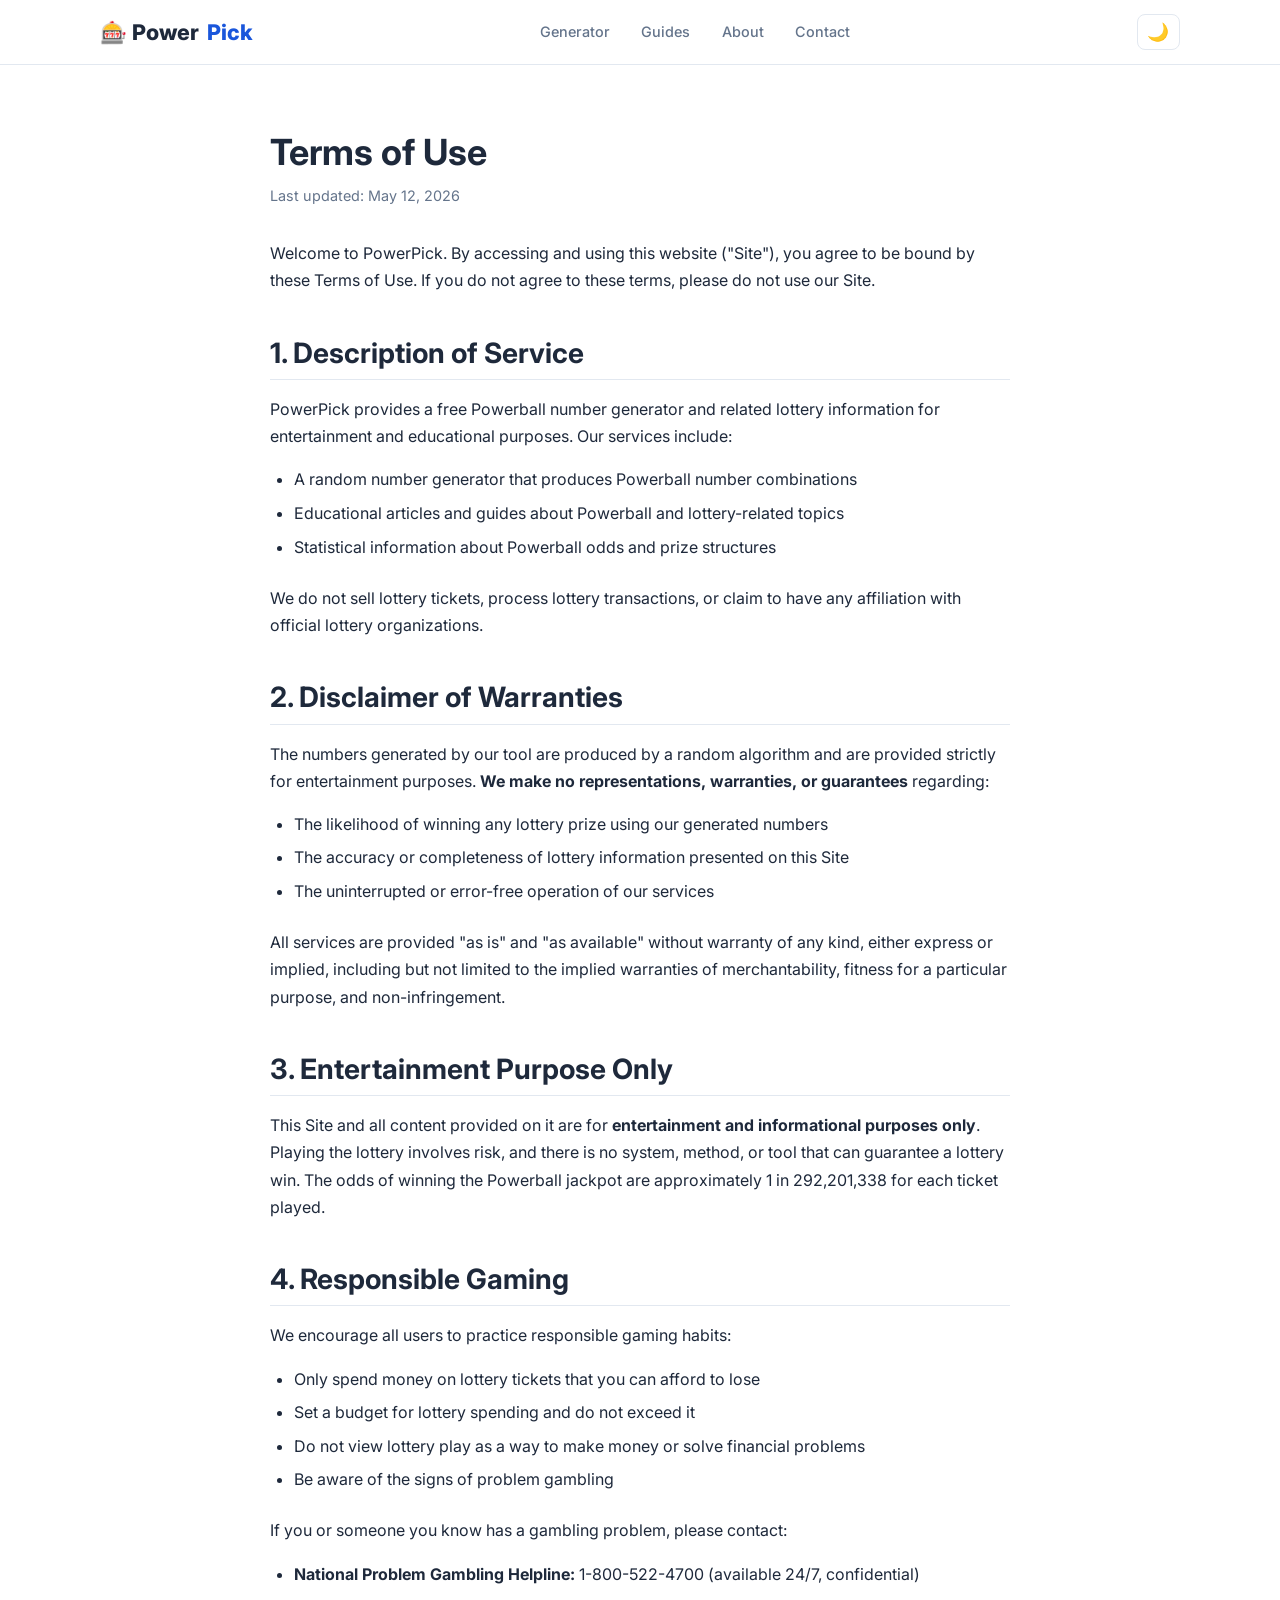
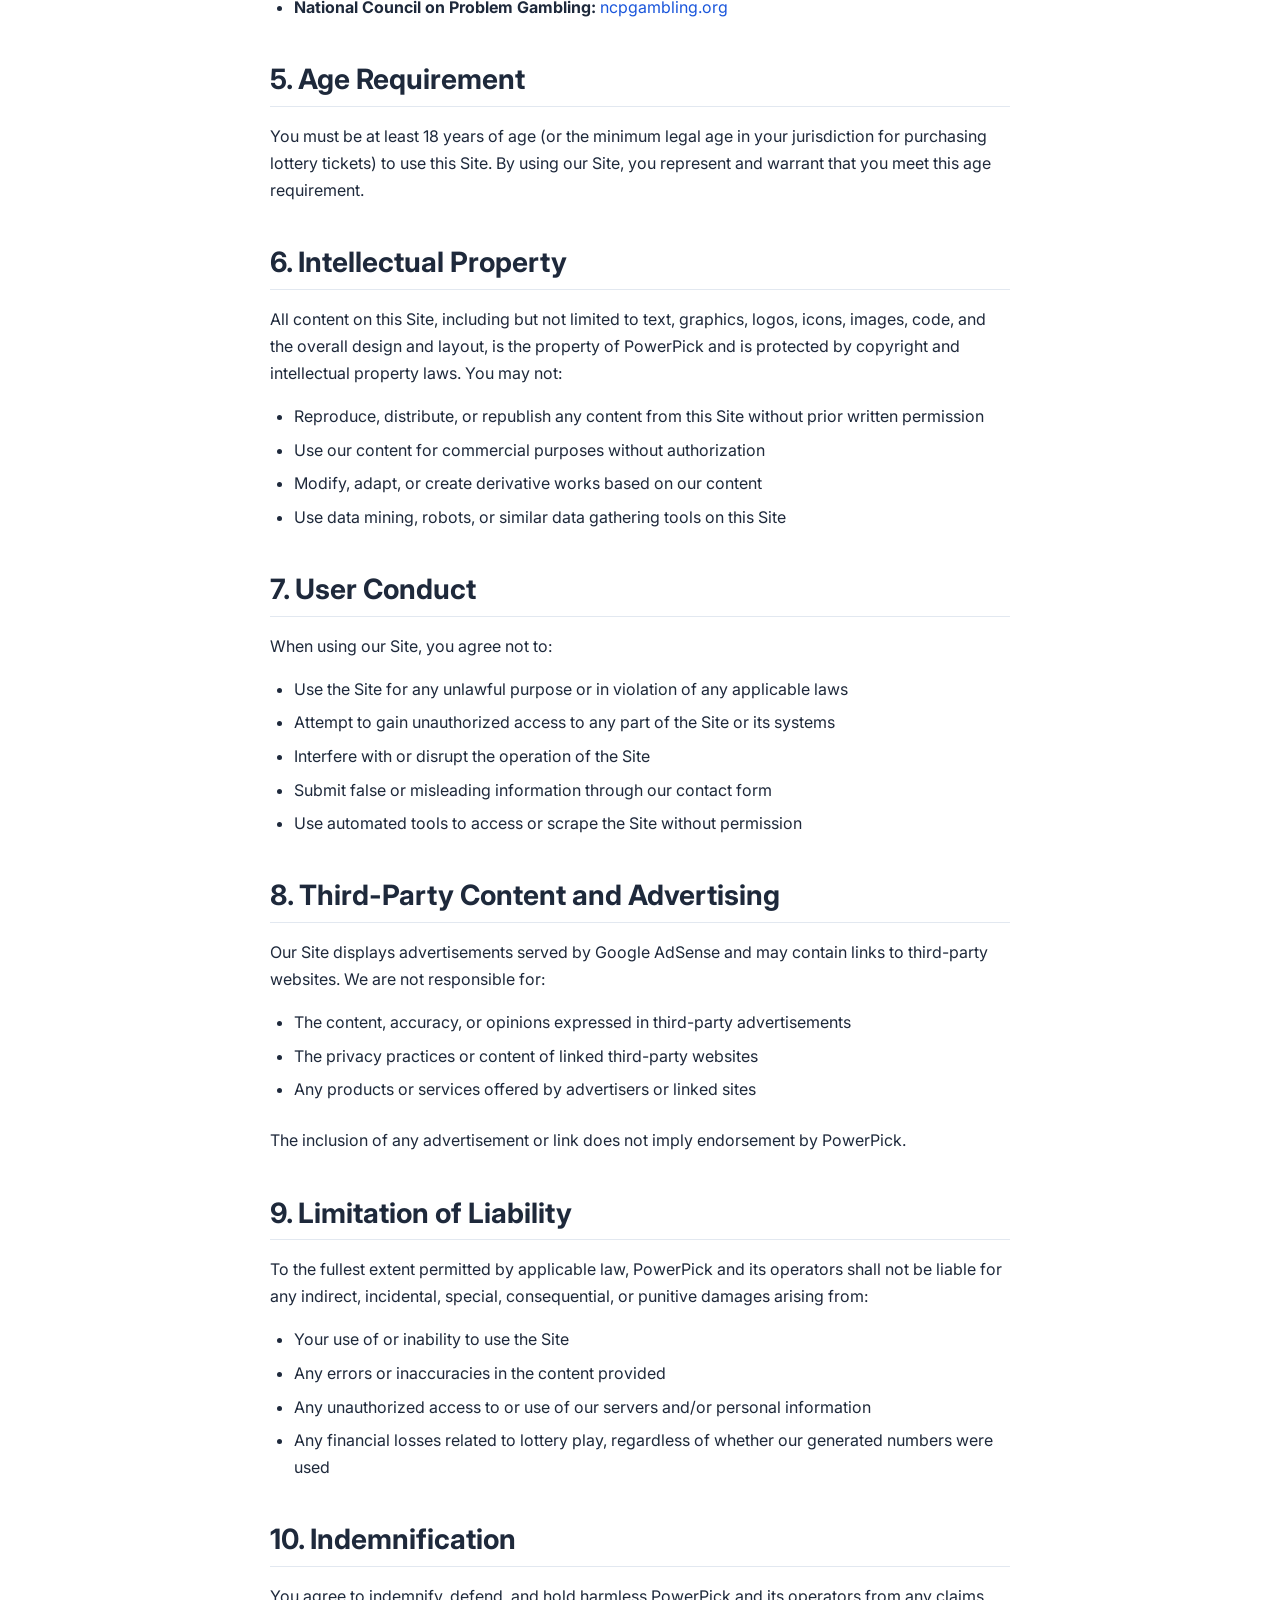
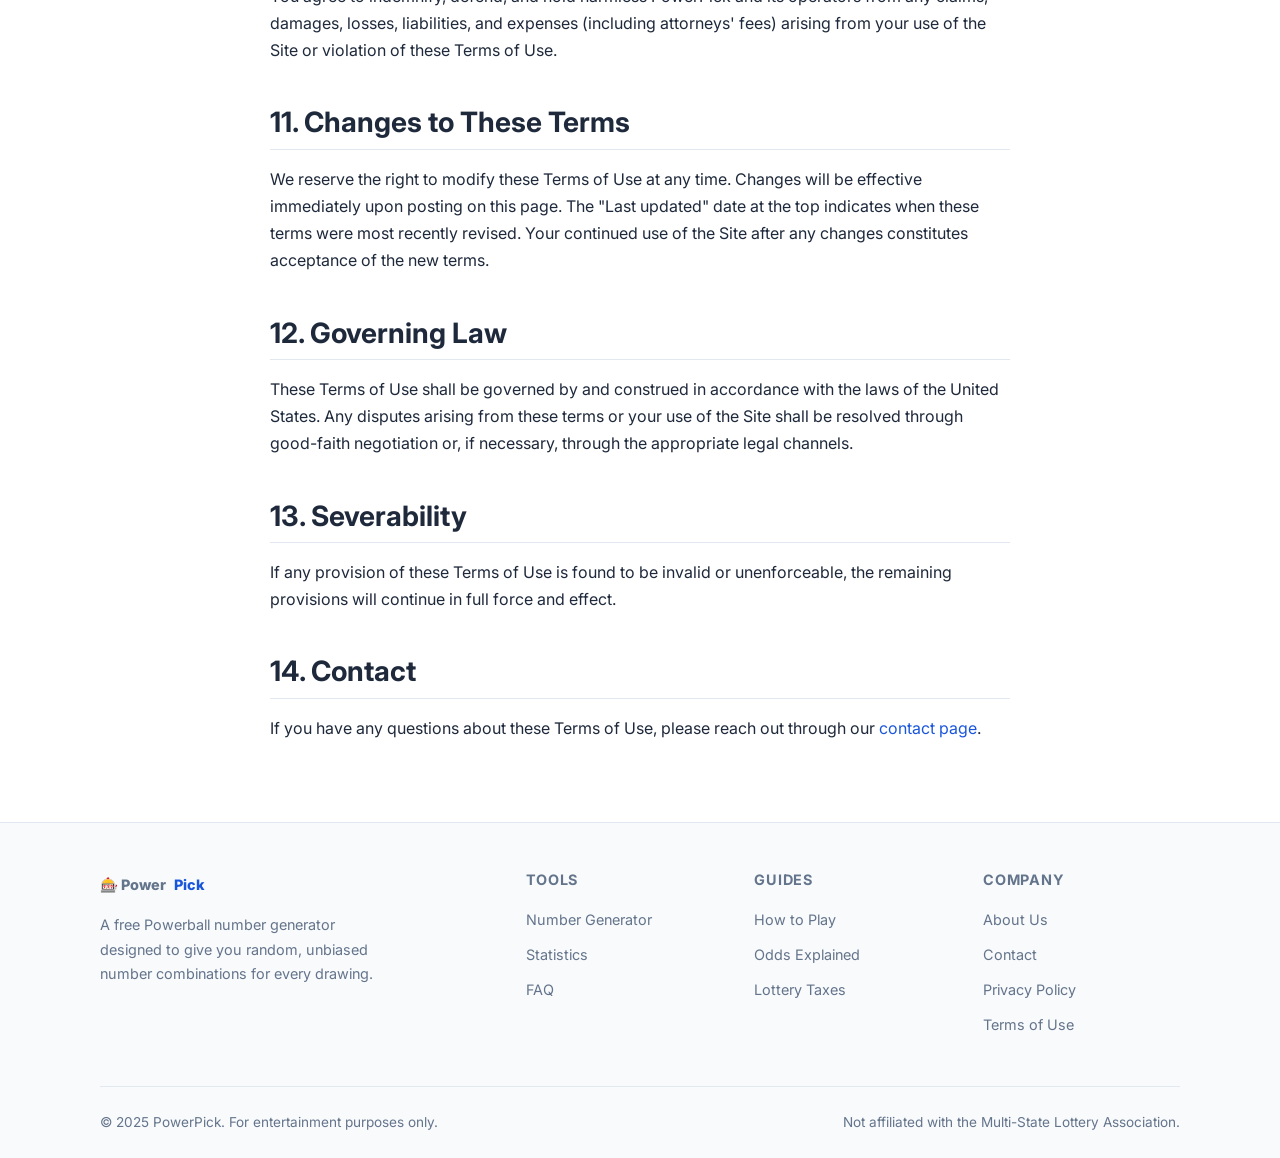
<file: terms.html>
<!DOCTYPE html>
<html lang="en">
<head>
  <meta charset="UTF-8">
  <meta name="viewport" content="width=device-width,initial-scale=1">
  <title>Terms of Use - PowerPick</title>
  <meta name="description" content="Terms of use for PowerPick website. Read about usage conditions, disclaimers, intellectual property, and responsible gaming guidelines.">
  <meta name="robots" content="index, follow">
  <link rel="canonical" href="https://product-builder-lecture-75g.pages.dev/terms.html">
  <link rel="preconnect" href="https://fonts.googleapis.com">
  <link rel="preconnect" href="https://fonts.gstatic.com" crossorigin>
  <link href="https://fonts.googleapis.com/css2?family=Inter:wght@400;500;600;700;800&display=swap" rel="stylesheet">
  <link rel="stylesheet" href="/css/style.css">
</head>
<body>

<header class="header">
  <div class="container">
    <a href="/" class="logo">&#127920; Power<span>Pick</span></a>
    <nav class="nav" id="main-nav">
      <a href="/">Generator</a>
      <a href="/guides/">Guides</a>
      <a href="/about.html">About</a>
      <a href="/contact.html">Contact</a>
    </nav>
    <div style="display:flex;gap:.5rem;align-items:center">
      <button class="theme-toggle" onclick="toggleTheme()" aria-label="Toggle dark mode">&#127769;</button>
      <button class="nav-toggle" onclick="toggleNav()" aria-label="Toggle menu">&#9776;</button>
    </div>
  </div>
</header>

<main>
<section class="section">
  <div class="container article">
    <h1>Terms of Use</h1>
    <div class="meta"><span>Last updated: May 12, 2026</span></div>

    <p>Welcome to PowerPick. By accessing and using this website ("Site"), you agree to be bound by these Terms of Use. If you do not agree to these terms, please do not use our Site.</p>

    <h2>1. Description of Service</h2>
    <p>PowerPick provides a free Powerball number generator and related lottery information for entertainment and educational purposes. Our services include:</p>
    <ul>
      <li>A random number generator that produces Powerball number combinations</li>
      <li>Educational articles and guides about Powerball and lottery-related topics</li>
      <li>Statistical information about Powerball odds and prize structures</li>
    </ul>
    <p>We do not sell lottery tickets, process lottery transactions, or claim to have any affiliation with official lottery organizations.</p>

    <h2>2. Disclaimer of Warranties</h2>
    <p>The numbers generated by our tool are produced by a random algorithm and are provided strictly for entertainment purposes. <strong>We make no representations, warranties, or guarantees</strong> regarding:</p>
    <ul>
      <li>The likelihood of winning any lottery prize using our generated numbers</li>
      <li>The accuracy or completeness of lottery information presented on this Site</li>
      <li>The uninterrupted or error-free operation of our services</li>
    </ul>
    <p>All services are provided "as is" and "as available" without warranty of any kind, either express or implied, including but not limited to the implied warranties of merchantability, fitness for a particular purpose, and non-infringement.</p>

    <h2>3. Entertainment Purpose Only</h2>
    <p>This Site and all content provided on it are for <strong>entertainment and informational purposes only</strong>. Playing the lottery involves risk, and there is no system, method, or tool that can guarantee a lottery win. The odds of winning the Powerball jackpot are approximately 1 in 292,201,338 for each ticket played.</p>

    <h2>4. Responsible Gaming</h2>
    <p>We encourage all users to practice responsible gaming habits:</p>
    <ul>
      <li>Only spend money on lottery tickets that you can afford to lose</li>
      <li>Set a budget for lottery spending and do not exceed it</li>
      <li>Do not view lottery play as a way to make money or solve financial problems</li>
      <li>Be aware of the signs of problem gambling</li>
    </ul>
    <p>If you or someone you know has a gambling problem, please contact:</p>
    <ul>
      <li><strong>National Problem Gambling Helpline:</strong> 1-800-522-4700 (available 24/7, confidential)</li>
      <li><strong>National Council on Problem Gambling:</strong> <a href="https://www.ncpgambling.org" target="_blank" rel="noopener noreferrer">ncpgambling.org</a></li>
    </ul>

    <h2>5. Age Requirement</h2>
    <p>You must be at least 18 years of age (or the minimum legal age in your jurisdiction for purchasing lottery tickets) to use this Site. By using our Site, you represent and warrant that you meet this age requirement.</p>

    <h2>6. Intellectual Property</h2>
    <p>All content on this Site, including but not limited to text, graphics, logos, icons, images, code, and the overall design and layout, is the property of PowerPick and is protected by copyright and intellectual property laws. You may not:</p>
    <ul>
      <li>Reproduce, distribute, or republish any content from this Site without prior written permission</li>
      <li>Use our content for commercial purposes without authorization</li>
      <li>Modify, adapt, or create derivative works based on our content</li>
      <li>Use data mining, robots, or similar data gathering tools on this Site</li>
    </ul>

    <h2>7. User Conduct</h2>
    <p>When using our Site, you agree not to:</p>
    <ul>
      <li>Use the Site for any unlawful purpose or in violation of any applicable laws</li>
      <li>Attempt to gain unauthorized access to any part of the Site or its systems</li>
      <li>Interfere with or disrupt the operation of the Site</li>
      <li>Submit false or misleading information through our contact form</li>
      <li>Use automated tools to access or scrape the Site without permission</li>
    </ul>

    <h2>8. Third-Party Content and Advertising</h2>
    <p>Our Site displays advertisements served by Google AdSense and may contain links to third-party websites. We are not responsible for:</p>
    <ul>
      <li>The content, accuracy, or opinions expressed in third-party advertisements</li>
      <li>The privacy practices or content of linked third-party websites</li>
      <li>Any products or services offered by advertisers or linked sites</li>
    </ul>
    <p>The inclusion of any advertisement or link does not imply endorsement by PowerPick.</p>

    <h2>9. Limitation of Liability</h2>
    <p>To the fullest extent permitted by applicable law, PowerPick and its operators shall not be liable for any indirect, incidental, special, consequential, or punitive damages arising from:</p>
    <ul>
      <li>Your use of or inability to use the Site</li>
      <li>Any errors or inaccuracies in the content provided</li>
      <li>Any unauthorized access to or use of our servers and/or personal information</li>
      <li>Any financial losses related to lottery play, regardless of whether our generated numbers were used</li>
    </ul>

    <h2>10. Indemnification</h2>
    <p>You agree to indemnify, defend, and hold harmless PowerPick and its operators from any claims, damages, losses, liabilities, and expenses (including attorneys' fees) arising from your use of the Site or violation of these Terms of Use.</p>

    <h2>11. Changes to These Terms</h2>
    <p>We reserve the right to modify these Terms of Use at any time. Changes will be effective immediately upon posting on this page. The "Last updated" date at the top indicates when these terms were most recently revised. Your continued use of the Site after any changes constitutes acceptance of the new terms.</p>

    <h2>12. Governing Law</h2>
    <p>These Terms of Use shall be governed by and construed in accordance with the laws of the United States. Any disputes arising from these terms or your use of the Site shall be resolved through good-faith negotiation or, if necessary, through the appropriate legal channels.</p>

    <h2>13. Severability</h2>
    <p>If any provision of these Terms of Use is found to be invalid or unenforceable, the remaining provisions will continue in full force and effect.</p>

    <h2>14. Contact</h2>
    <p>If you have any questions about these Terms of Use, please reach out through our <a href="/contact.html">contact page</a>.</p>

  </div>
</section>
</main>

<footer class="footer">
  <div class="container">
    <div class="footer-grid">
      <div>
        <a href="/" class="logo" style="margin-bottom:1rem;display:inline-flex">&#127920; Power<span>Pick</span></a>
        <p style="color:var(--text-muted);font-size:.9rem;max-width:300px">A free Powerball number generator designed to give you random, unbiased number combinations for every drawing.</p>
      </div>
      <div><h4>Tools</h4><ul><li><a href="/#generator">Number Generator</a></li><li><a href="/#stats">Statistics</a></li><li><a href="/#faq">FAQ</a></li></ul></div>
      <div><h4>Guides</h4><ul><li><a href="/guides/how-to-play-powerball.html">How to Play</a></li><li><a href="/guides/powerball-odds-explained.html">Odds Explained</a></li><li><a href="/guides/lottery-taxes-guide.html">Lottery Taxes</a></li></ul></div>
      <div><h4>Company</h4><ul><li><a href="/about.html">About Us</a></li><li><a href="/contact.html">Contact</a></li><li><a href="/privacy.html">Privacy Policy</a></li><li><a href="/terms.html">Terms of Use</a></li></ul></div>
    </div>
    <div class="footer-bottom"><span>&copy; 2025 PowerPick. For entertainment purposes only.</span><span>Not affiliated with the Multi-State Lottery Association.</span></div>
  </div>
</footer>
<script src="/js/main.js"></script>
</body>
</html>
</file>
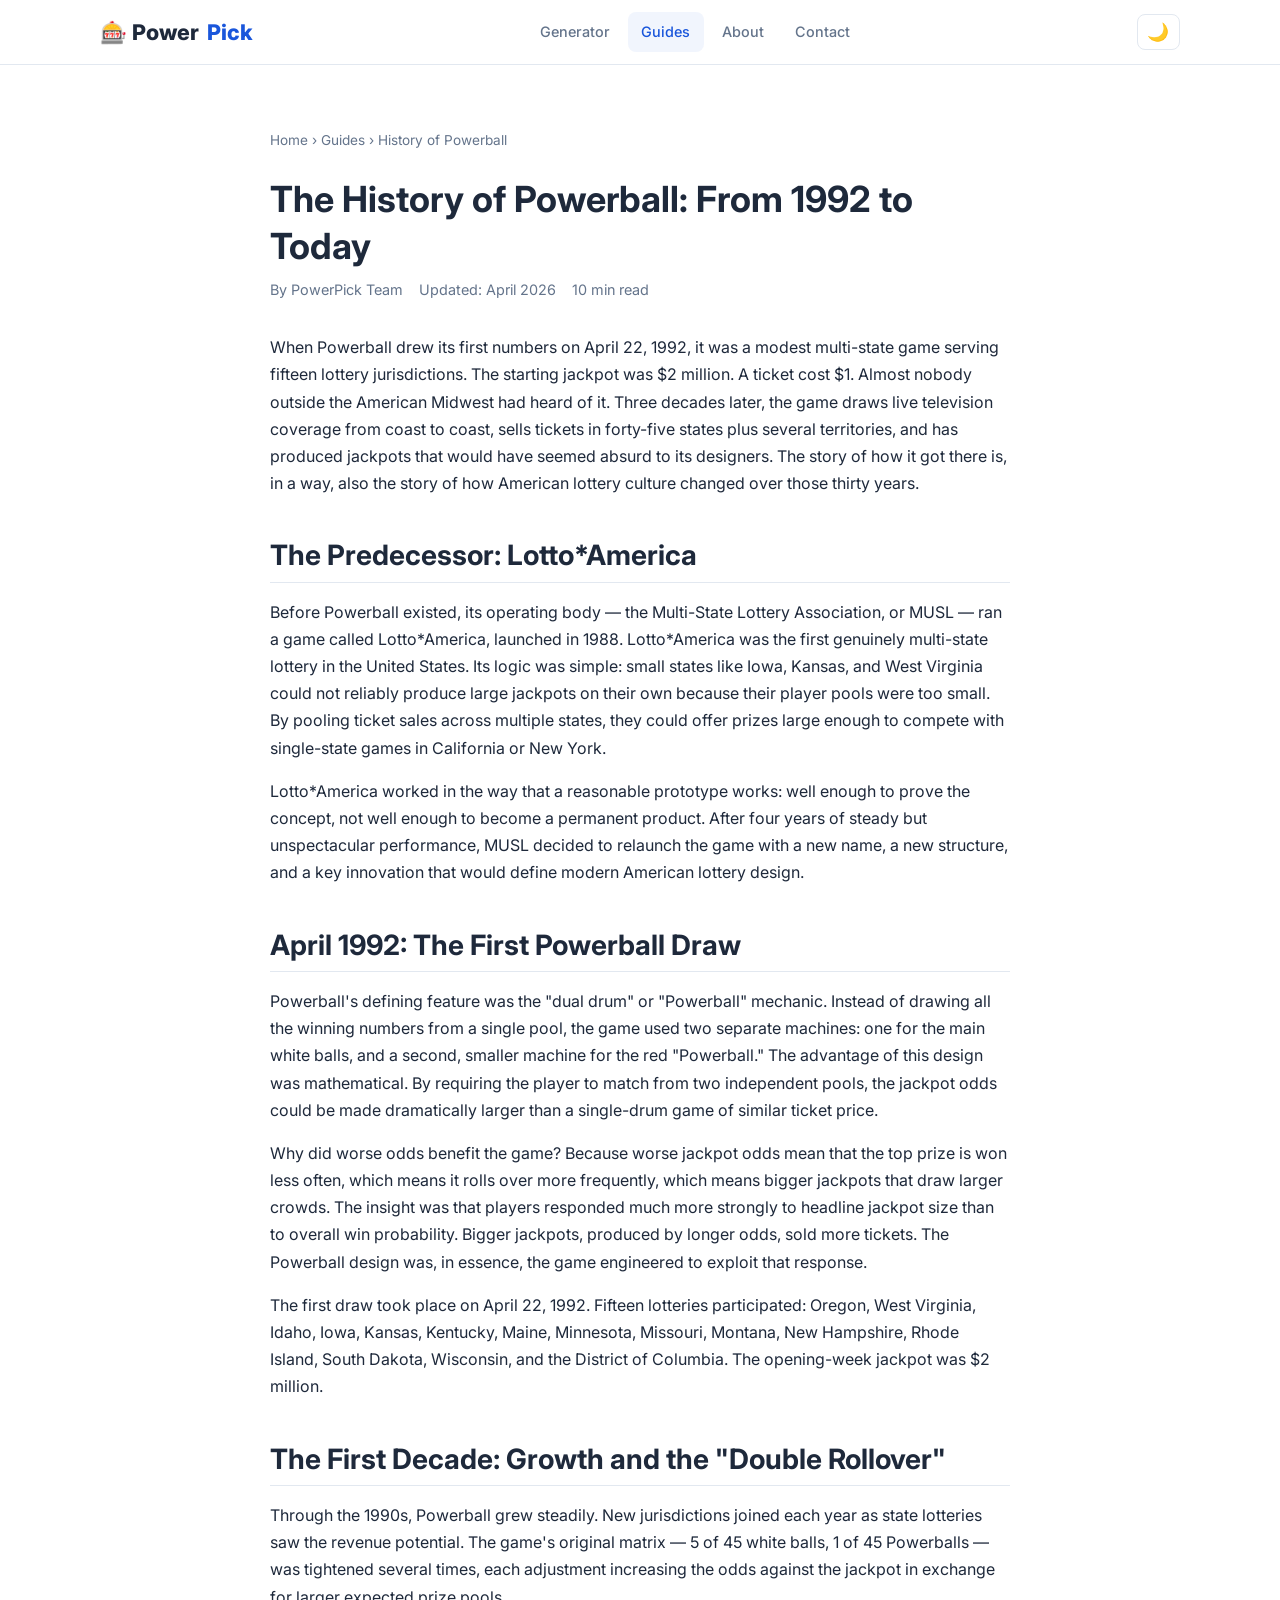
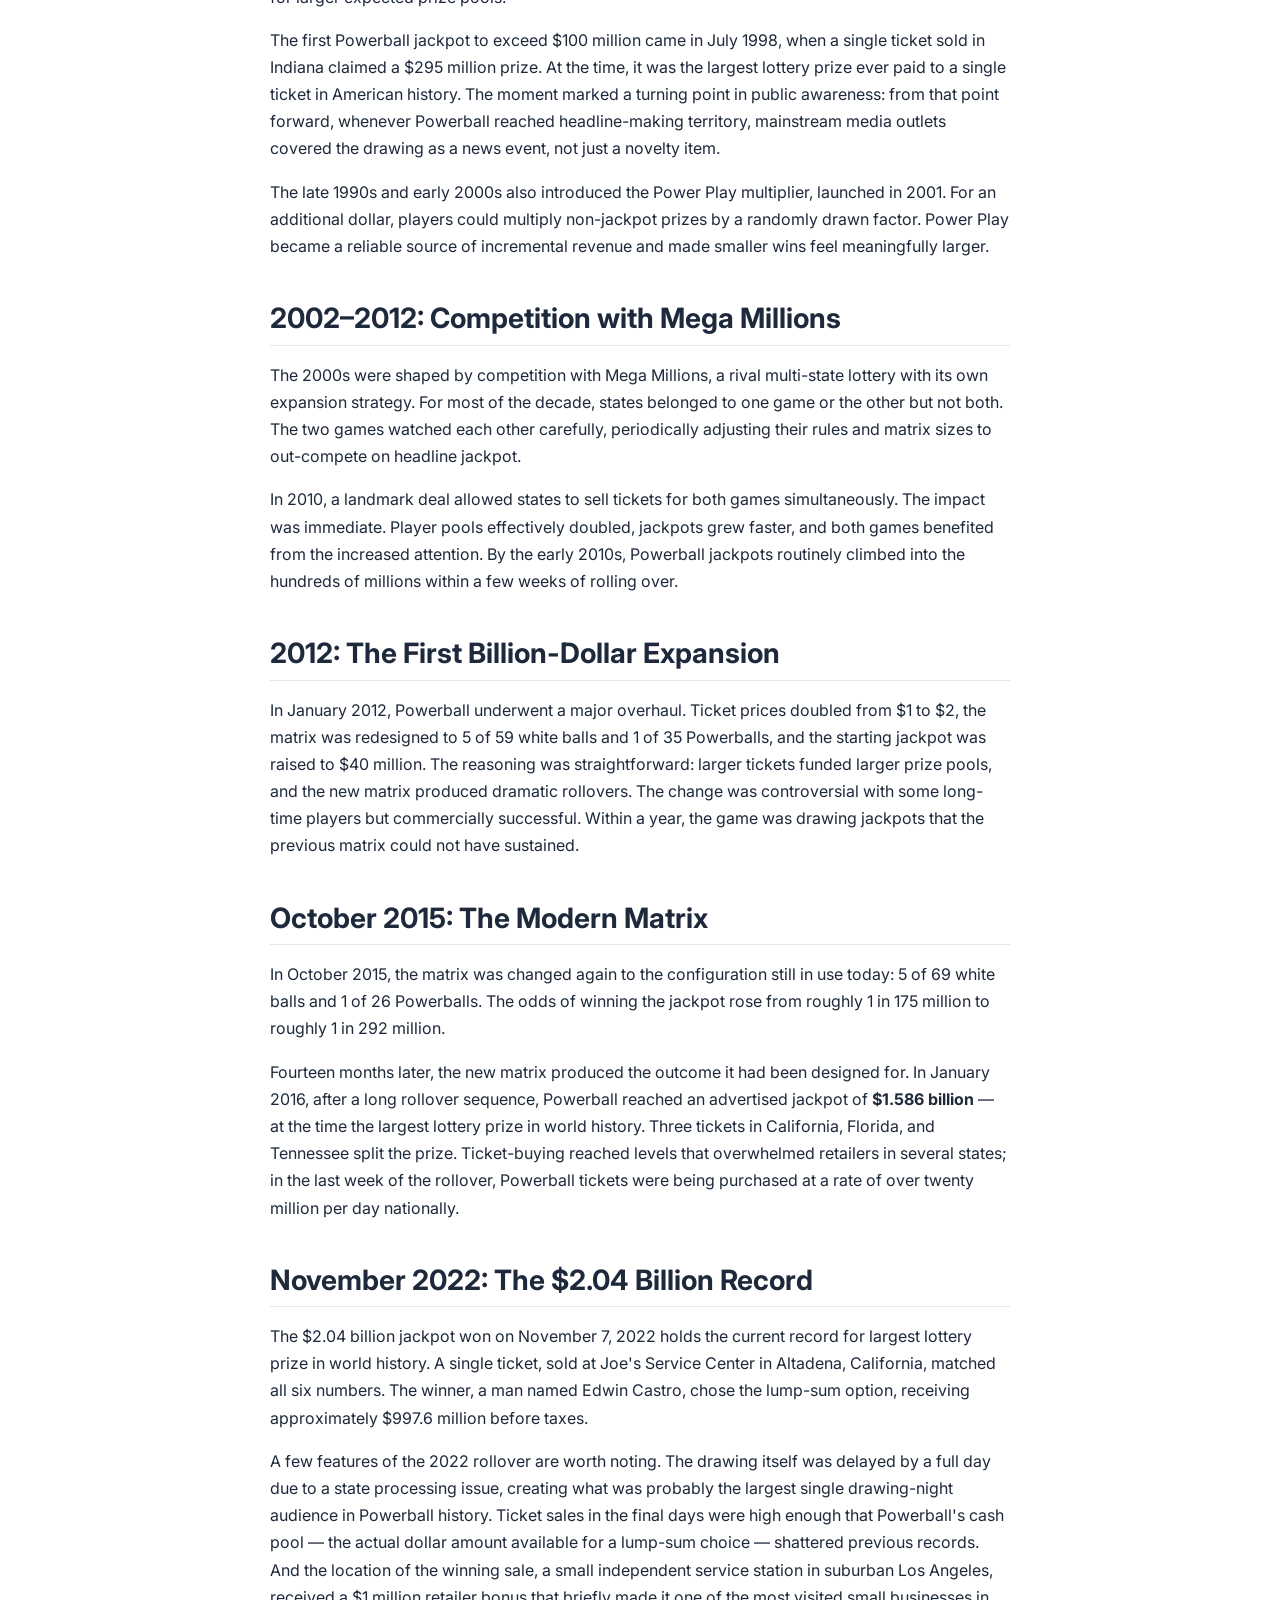
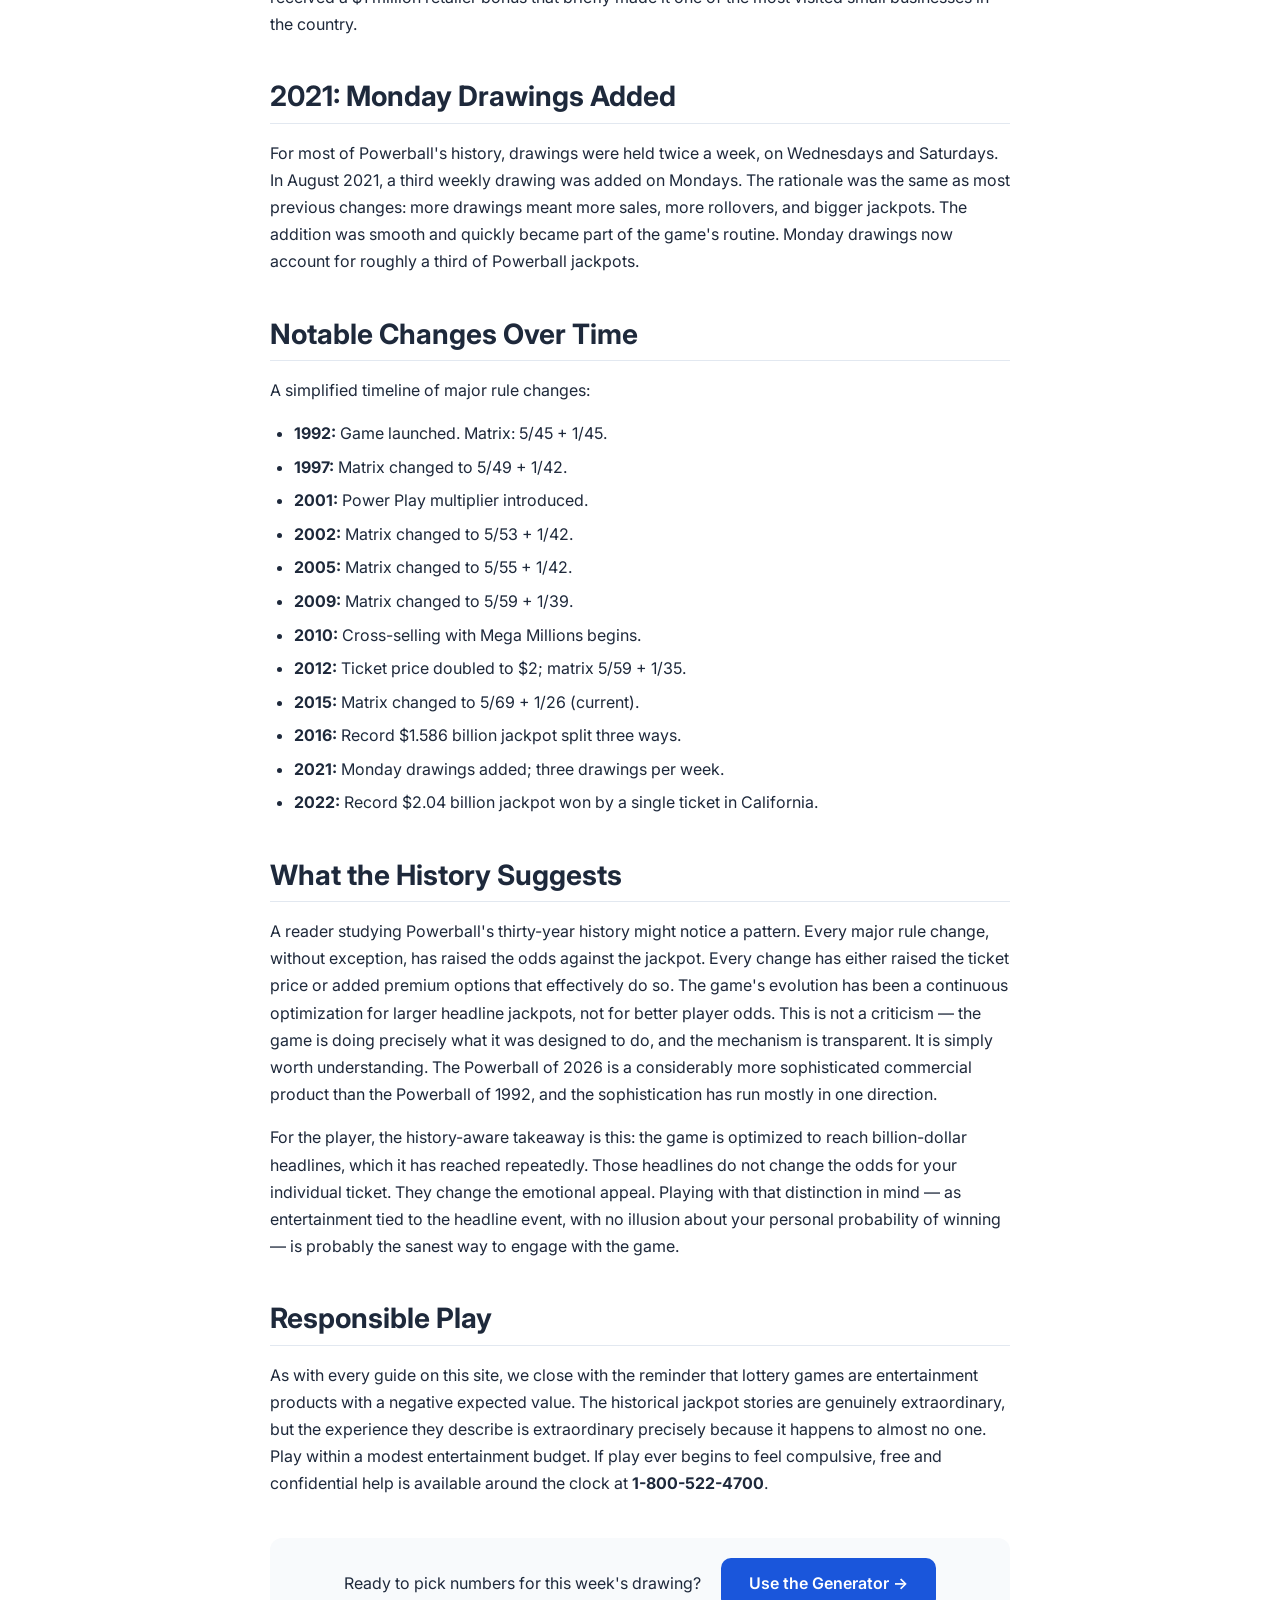
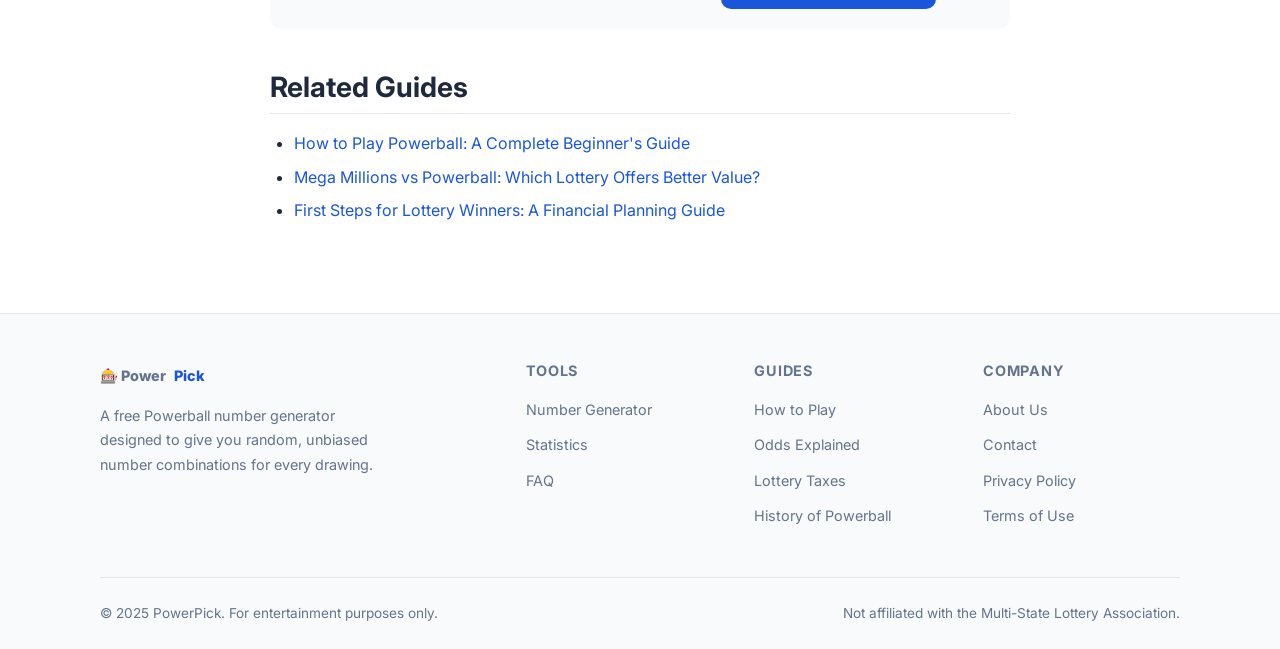
<file: guides/history-of-powerball.html>
<!DOCTYPE html>
<html lang="en">
<head>
  <meta charset="UTF-8">
  <script type="text/javascript">(function(c,l,a,r,i,t,y){c[a]=c[a]||function(){(c[a].q=c[a].q||[]).push(arguments)};t=l.createElement(r);t.async=1;t.src="https://www.clarity.ms/tag/"+i;y=l.getElementsByTagName(r)[0];y.parentNode.insertBefore(t,y)})(window,document,"clarity","script","w0kabbhfxb");</script>
  <script async src="https://www.googletagmanager.com/gtag/js?id=G-N1R4P6101L"></script>
  <script>window.dataLayer=window.dataLayer||[];function gtag(){dataLayer.push(arguments)}gtag('js',new Date());gtag('config','G-N1R4P6101L');</script>
  <meta name="google-site-verification" content="S6r2ZnYHMpzaTs5MkenMKnBc4WN54vgJhxod-76jVZA">
  <meta name="google-adsense-account" content="ca-pub-9947991296914983">
  <meta name="viewport" content="width=device-width,initial-scale=1">
  <title>The History of Powerball: From 1992 to Today - PowerPick</title>
  <meta name="description" content="A detailed history of Powerball from its 1992 debut to modern jackpot records. Covers rule changes, matrix redesigns, record jackpots, and how the game evolved.">
  <meta name="robots" content="index, follow">
  <link rel="canonical" href="https://product-builder-lecture-75g.pages.dev/guides/history-of-powerball.html">
  <link rel="preconnect" href="https://fonts.googleapis.com">
  <link rel="preconnect" href="https://fonts.gstatic.com" crossorigin>
  <link href="https://fonts.googleapis.com/css2?family=Inter:wght@400;500;600;700;800&display=swap" rel="stylesheet">
  <link rel="stylesheet" href="/css/style.css">
  <script async src="https://pagead2.googlesyndication.com/pagead/js/adsbygoogle.js?client=ca-pub-9947991296914983" crossorigin="anonymous"></script>
  <script type="application/ld+json">
  {"@context":"https://schema.org","@type":"Article","headline":"The History of Powerball: From 1992 to Today","datePublished":"2026-03-30","dateModified":"2026-04-10","author":{"@type":"Organization","name":"PowerPick Team"},"publisher":{"@type":"Organization","name":"PowerPick"}}
  </script>
</head>
<body>

<header class="header">
  <div class="container">
    <a href="/" class="logo">&#127920; Power<span>Pick</span></a>
    <nav class="nav" id="main-nav">
      <a href="/">Generator</a>
      <a href="/guides/" class="active">Guides</a>
      <a href="/about.html">About</a>
      <a href="/contact.html">Contact</a>
    </nav>
    <div style="display:flex;gap:.5rem;align-items:center">
      <button class="theme-toggle" onclick="toggleTheme()" aria-label="Toggle dark mode">&#127769;</button>
      <button class="nav-toggle" onclick="toggleNav()" aria-label="Toggle menu">&#9776;</button>
    </div>
  </div>
</header>

<main>
<section class="section">
  <div class="container article">
    <div class="breadcrumb"><a href="/">Home</a> &rsaquo; <a href="/guides/">Guides</a> &rsaquo; History of Powerball</div>
    <h1>The History of Powerball: From 1992 to Today</h1>
    <div class="meta">
      <span>By PowerPick Team</span>
      <span>Updated: April 2026</span>
      <span>10 min read</span>
    </div>

    <p>When Powerball drew its first numbers on April 22, 1992, it was a modest multi-state game serving fifteen lottery jurisdictions. The starting jackpot was $2 million. A ticket cost $1. Almost nobody outside the American Midwest had heard of it. Three decades later, the game draws live television coverage from coast to coast, sells tickets in forty-five states plus several territories, and has produced jackpots that would have seemed absurd to its designers. The story of how it got there is, in a way, also the story of how American lottery culture changed over those thirty years.</p>

    <h2>The Predecessor: Lotto*America</h2>
    <p>Before Powerball existed, its operating body &mdash; the Multi-State Lottery Association, or MUSL &mdash; ran a game called Lotto*America, launched in 1988. Lotto*America was the first genuinely multi-state lottery in the United States. Its logic was simple: small states like Iowa, Kansas, and West Virginia could not reliably produce large jackpots on their own because their player pools were too small. By pooling ticket sales across multiple states, they could offer prizes large enough to compete with single-state games in California or New York.</p>
    <p>Lotto*America worked in the way that a reasonable prototype works: well enough to prove the concept, not well enough to become a permanent product. After four years of steady but unspectacular performance, MUSL decided to relaunch the game with a new name, a new structure, and a key innovation that would define modern American lottery design.</p>

    <h2>April 1992: The First Powerball Draw</h2>
    <p>Powerball's defining feature was the "dual drum" or "Powerball" mechanic. Instead of drawing all the winning numbers from a single pool, the game used two separate machines: one for the main white balls, and a second, smaller machine for the red "Powerball." The advantage of this design was mathematical. By requiring the player to match from two independent pools, the jackpot odds could be made dramatically larger than a single-drum game of similar ticket price.</p>
    <p>Why did worse odds benefit the game? Because worse jackpot odds mean that the top prize is won less often, which means it rolls over more frequently, which means bigger jackpots that draw larger crowds. The insight was that players responded much more strongly to headline jackpot size than to overall win probability. Bigger jackpots, produced by longer odds, sold more tickets. The Powerball design was, in essence, the game engineered to exploit that response.</p>
    <p>The first draw took place on April 22, 1992. Fifteen lotteries participated: Oregon, West Virginia, Idaho, Iowa, Kansas, Kentucky, Maine, Minnesota, Missouri, Montana, New Hampshire, Rhode Island, South Dakota, Wisconsin, and the District of Columbia. The opening-week jackpot was $2 million.</p>

    <h2>The First Decade: Growth and the "Double Rollover"</h2>
    <p>Through the 1990s, Powerball grew steadily. New jurisdictions joined each year as state lotteries saw the revenue potential. The game's original matrix &mdash; 5 of 45 white balls, 1 of 45 Powerballs &mdash; was tightened several times, each adjustment increasing the odds against the jackpot in exchange for larger expected prize pools.</p>
    <p>The first Powerball jackpot to exceed $100 million came in July 1998, when a single ticket sold in Indiana claimed a $295 million prize. At the time, it was the largest lottery prize ever paid to a single ticket in American history. The moment marked a turning point in public awareness: from that point forward, whenever Powerball reached headline-making territory, mainstream media outlets covered the drawing as a news event, not just a novelty item.</p>
    <p>The late 1990s and early 2000s also introduced the Power Play multiplier, launched in 2001. For an additional dollar, players could multiply non-jackpot prizes by a randomly drawn factor. Power Play became a reliable source of incremental revenue and made smaller wins feel meaningfully larger.</p>

    <h2>2002&ndash;2012: Competition with Mega Millions</h2>
    <p>The 2000s were shaped by competition with Mega Millions, a rival multi-state lottery with its own expansion strategy. For most of the decade, states belonged to one game or the other but not both. The two games watched each other carefully, periodically adjusting their rules and matrix sizes to out-compete on headline jackpot.</p>
    <p>In 2010, a landmark deal allowed states to sell tickets for both games simultaneously. The impact was immediate. Player pools effectively doubled, jackpots grew faster, and both games benefited from the increased attention. By the early 2010s, Powerball jackpots routinely climbed into the hundreds of millions within a few weeks of rolling over.</p>

    <h2>2012: The First Billion-Dollar Expansion</h2>
    <p>In January 2012, Powerball underwent a major overhaul. Ticket prices doubled from $1 to $2, the matrix was redesigned to 5 of 59 white balls and 1 of 35 Powerballs, and the starting jackpot was raised to $40 million. The reasoning was straightforward: larger tickets funded larger prize pools, and the new matrix produced dramatic rollovers. The change was controversial with some long-time players but commercially successful. Within a year, the game was drawing jackpots that the previous matrix could not have sustained.</p>

    <h2>October 2015: The Modern Matrix</h2>
    <p>In October 2015, the matrix was changed again to the configuration still in use today: 5 of 69 white balls and 1 of 26 Powerballs. The odds of winning the jackpot rose from roughly 1 in 175 million to roughly 1 in 292 million.</p>
    <p>Fourteen months later, the new matrix produced the outcome it had been designed for. In January 2016, after a long rollover sequence, Powerball reached an advertised jackpot of <strong>$1.586 billion</strong> &mdash; at the time the largest lottery prize in world history. Three tickets in California, Florida, and Tennessee split the prize. Ticket-buying reached levels that overwhelmed retailers in several states; in the last week of the rollover, Powerball tickets were being purchased at a rate of over twenty million per day nationally.</p>

    <h2>November 2022: The $2.04 Billion Record</h2>
    <p>The $2.04 billion jackpot won on November 7, 2022 holds the current record for largest lottery prize in world history. A single ticket, sold at Joe's Service Center in Altadena, California, matched all six numbers. The winner, a man named Edwin Castro, chose the lump-sum option, receiving approximately $997.6 million before taxes.</p>
    <p>A few features of the 2022 rollover are worth noting. The drawing itself was delayed by a full day due to a state processing issue, creating what was probably the largest single drawing-night audience in Powerball history. Ticket sales in the final days were high enough that Powerball's cash pool &mdash; the actual dollar amount available for a lump-sum choice &mdash; shattered previous records. And the location of the winning sale, a small independent service station in suburban Los Angeles, received a $1 million retailer bonus that briefly made it one of the most visited small businesses in the country.</p>

    <h2>2021: Monday Drawings Added</h2>
    <p>For most of Powerball's history, drawings were held twice a week, on Wednesdays and Saturdays. In August 2021, a third weekly drawing was added on Mondays. The rationale was the same as most previous changes: more drawings meant more sales, more rollovers, and bigger jackpots. The addition was smooth and quickly became part of the game's routine. Monday drawings now account for roughly a third of Powerball jackpots.</p>

    <h2>Notable Changes Over Time</h2>
    <p>A simplified timeline of major rule changes:</p>
    <ul>
      <li><strong>1992:</strong> Game launched. Matrix: 5/45 + 1/45.</li>
      <li><strong>1997:</strong> Matrix changed to 5/49 + 1/42.</li>
      <li><strong>2001:</strong> Power Play multiplier introduced.</li>
      <li><strong>2002:</strong> Matrix changed to 5/53 + 1/42.</li>
      <li><strong>2005:</strong> Matrix changed to 5/55 + 1/42.</li>
      <li><strong>2009:</strong> Matrix changed to 5/59 + 1/39.</li>
      <li><strong>2010:</strong> Cross-selling with Mega Millions begins.</li>
      <li><strong>2012:</strong> Ticket price doubled to $2; matrix 5/59 + 1/35.</li>
      <li><strong>2015:</strong> Matrix changed to 5/69 + 1/26 (current).</li>
      <li><strong>2016:</strong> Record $1.586 billion jackpot split three ways.</li>
      <li><strong>2021:</strong> Monday drawings added; three drawings per week.</li>
      <li><strong>2022:</strong> Record $2.04 billion jackpot won by a single ticket in California.</li>
    </ul>

    <h2>What the History Suggests</h2>
    <p>A reader studying Powerball's thirty-year history might notice a pattern. Every major rule change, without exception, has raised the odds against the jackpot. Every change has either raised the ticket price or added premium options that effectively do so. The game's evolution has been a continuous optimization for larger headline jackpots, not for better player odds. This is not a criticism &mdash; the game is doing precisely what it was designed to do, and the mechanism is transparent. It is simply worth understanding. The Powerball of 2026 is a considerably more sophisticated commercial product than the Powerball of 1992, and the sophistication has run mostly in one direction.</p>
    <p>For the player, the history-aware takeaway is this: the game is optimized to reach billion-dollar headlines, which it has reached repeatedly. Those headlines do not change the odds for your individual ticket. They change the emotional appeal. Playing with that distinction in mind &mdash; as entertainment tied to the headline event, with no illusion about your personal probability of winning &mdash; is probably the sanest way to engage with the game.</p>

    <h2>Responsible Play</h2>
    <p>As with every guide on this site, we close with the reminder that lottery games are entertainment products with a negative expected value. The historical jackpot stories are genuinely extraordinary, but the experience they describe is extraordinary precisely because it happens to almost no one. Play within a modest entertainment budget. If play ever begins to feel compulsive, free and confidential help is available around the clock at <strong>1-800-522-4700</strong>.</p>

    <p style="margin-top:2.5rem;padding:1.25rem;background:var(--bg-alt);border-radius:var(--radius);text-align:center">
      Ready to pick numbers for this week's drawing? <a href="/#generator" class="btn btn-primary" style="margin-left:1rem">Use the Generator &rarr;</a>
    </p>

    <h2 style="margin-top:2.5rem">Related Guides</h2>
    <ul>
      <li><a href="/guides/how-to-play-powerball.html">How to Play Powerball: A Complete Beginner's Guide</a></li>
      <li><a href="/guides/mega-millions-vs-powerball.html">Mega Millions vs Powerball: Which Lottery Offers Better Value?</a></li>
      <li><a href="/guides/lottery-winners-financial-planning.html">First Steps for Lottery Winners: A Financial Planning Guide</a></li>
    </ul>
  </div>
</section>
</main>

<footer class="footer">
  <div class="container">
    <div class="footer-grid">
      <div>
        <a href="/" class="logo" style="margin-bottom:1rem;display:inline-flex">&#127920; Power<span>Pick</span></a>
        <p style="color:var(--text-muted);font-size:.9rem;max-width:300px">A free Powerball number generator designed to give you random, unbiased number combinations for every drawing.</p>
      </div>
      <div><h4>Tools</h4><ul><li><a href="/#generator">Number Generator</a></li><li><a href="/#stats">Statistics</a></li><li><a href="/#faq">FAQ</a></li></ul></div>
      <div><h4>Guides</h4><ul><li><a href="/guides/how-to-play-powerball.html">How to Play</a></li><li><a href="/guides/powerball-odds-explained.html">Odds Explained</a></li><li><a href="/guides/lottery-taxes-guide.html">Lottery Taxes</a></li><li><a href="/guides/history-of-powerball.html">History of Powerball</a></li></ul></div>
      <div><h4>Company</h4><ul><li><a href="/about.html">About Us</a></li><li><a href="/contact.html">Contact</a></li><li><a href="/privacy.html">Privacy Policy</a></li><li><a href="/terms.html">Terms of Use</a></li></ul></div>
    </div>
    <div class="footer-bottom"><span>&copy; 2025 PowerPick. For entertainment purposes only.</span><span>Not affiliated with the Multi-State Lottery Association.</span></div>
  </div>
</footer>
<script src="/js/main.js"></script>
</body>
</html>
</file>
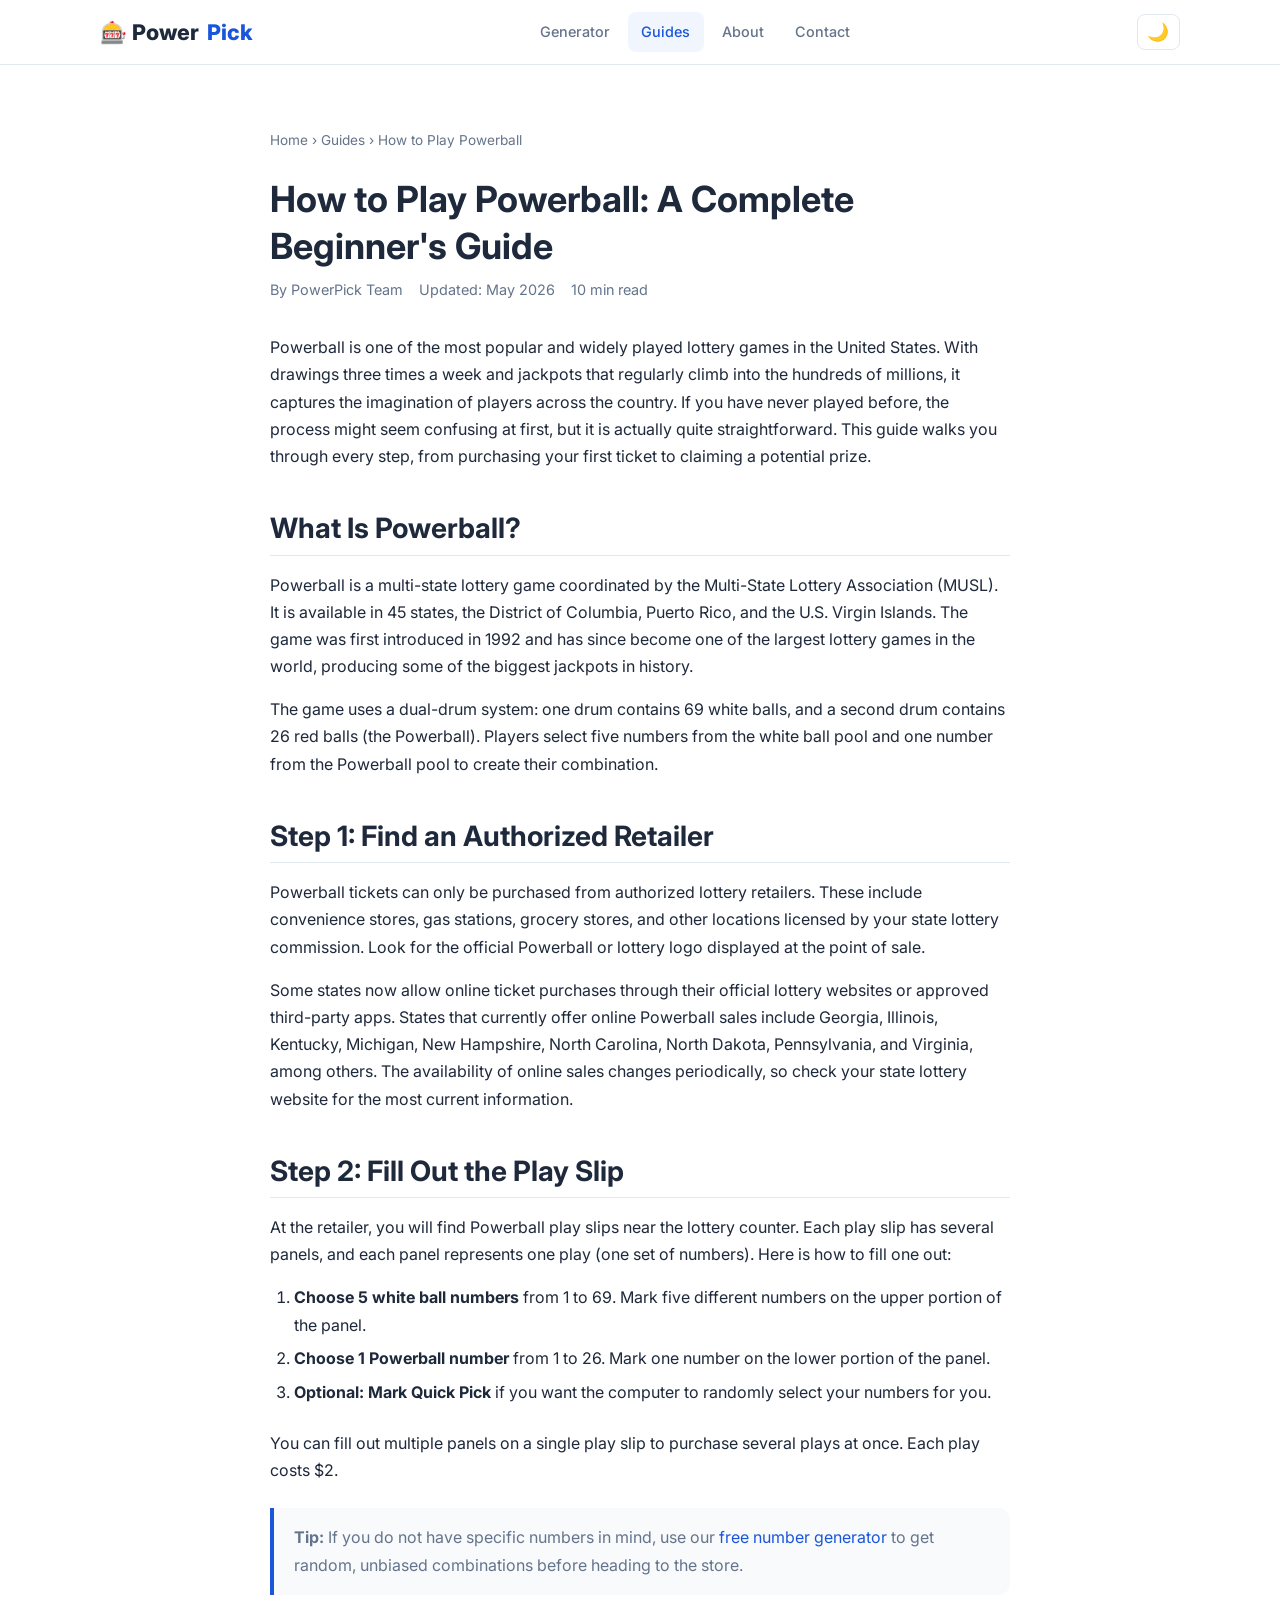
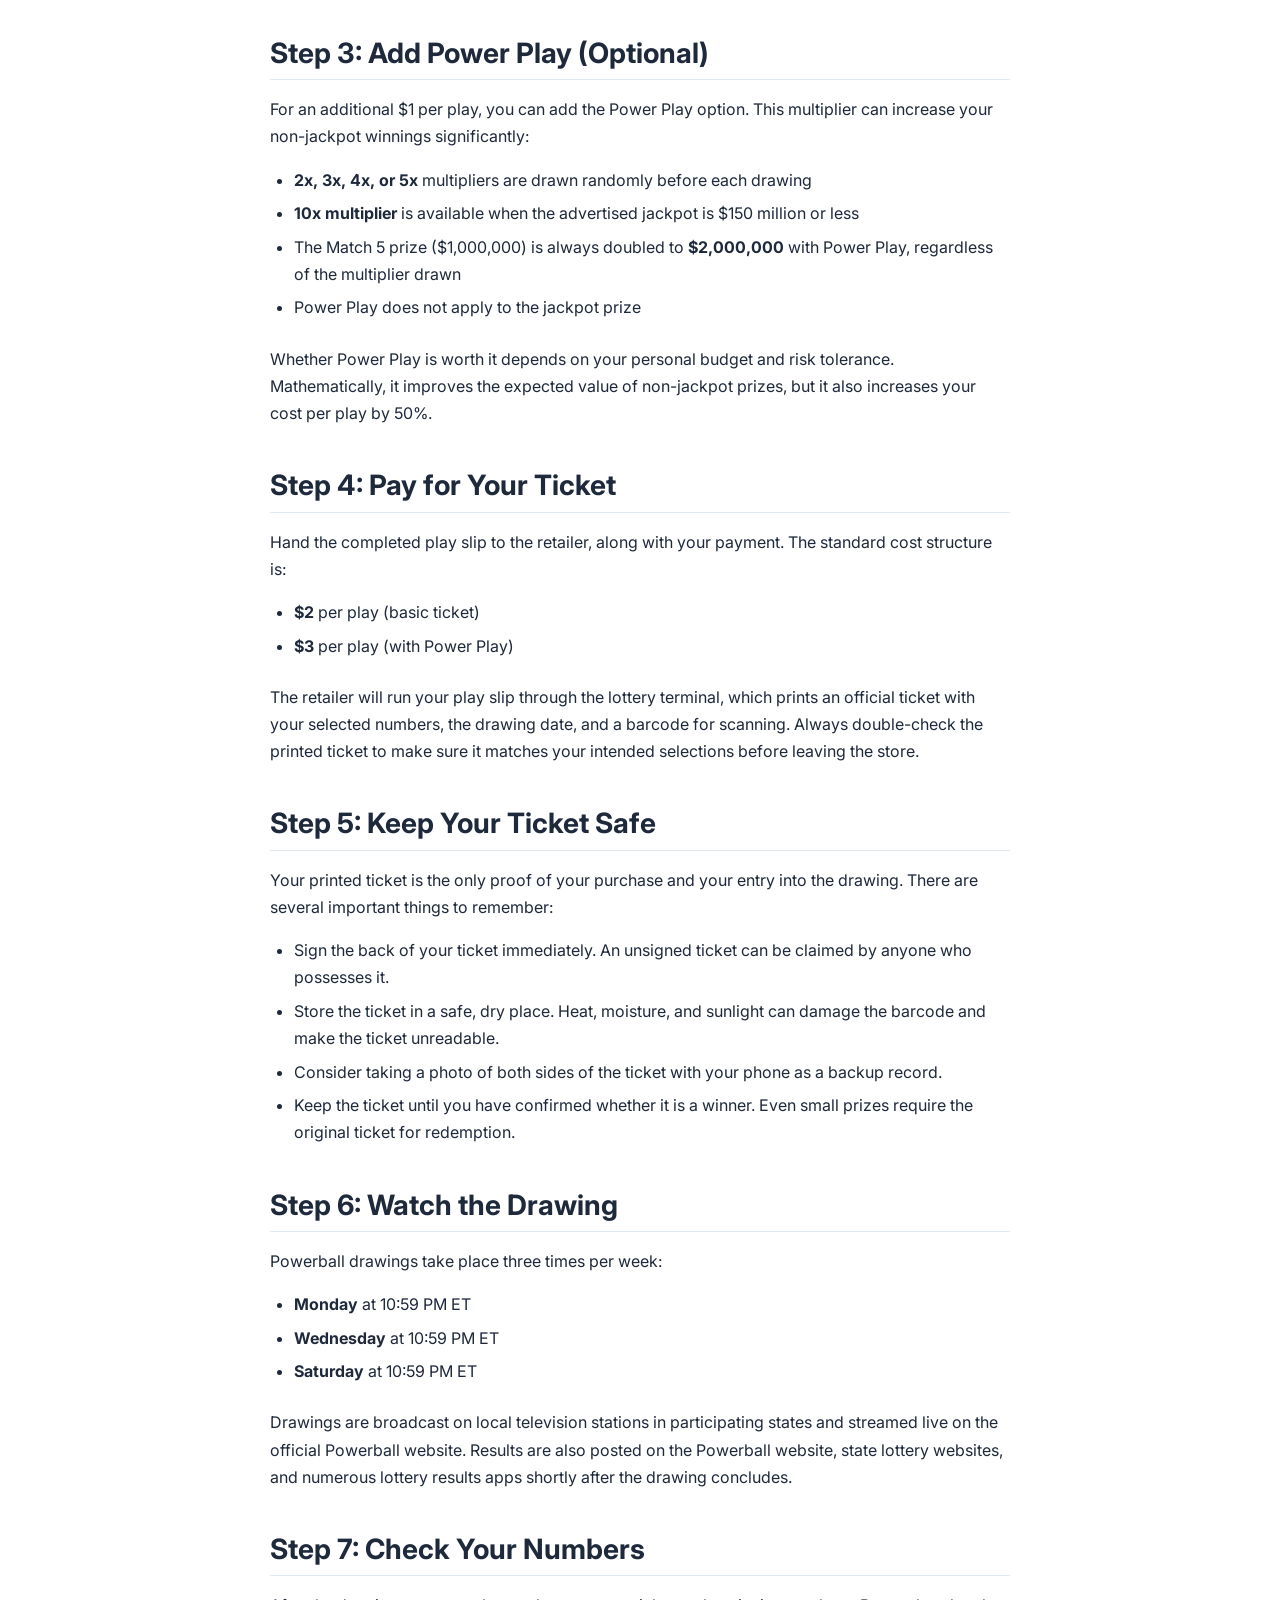
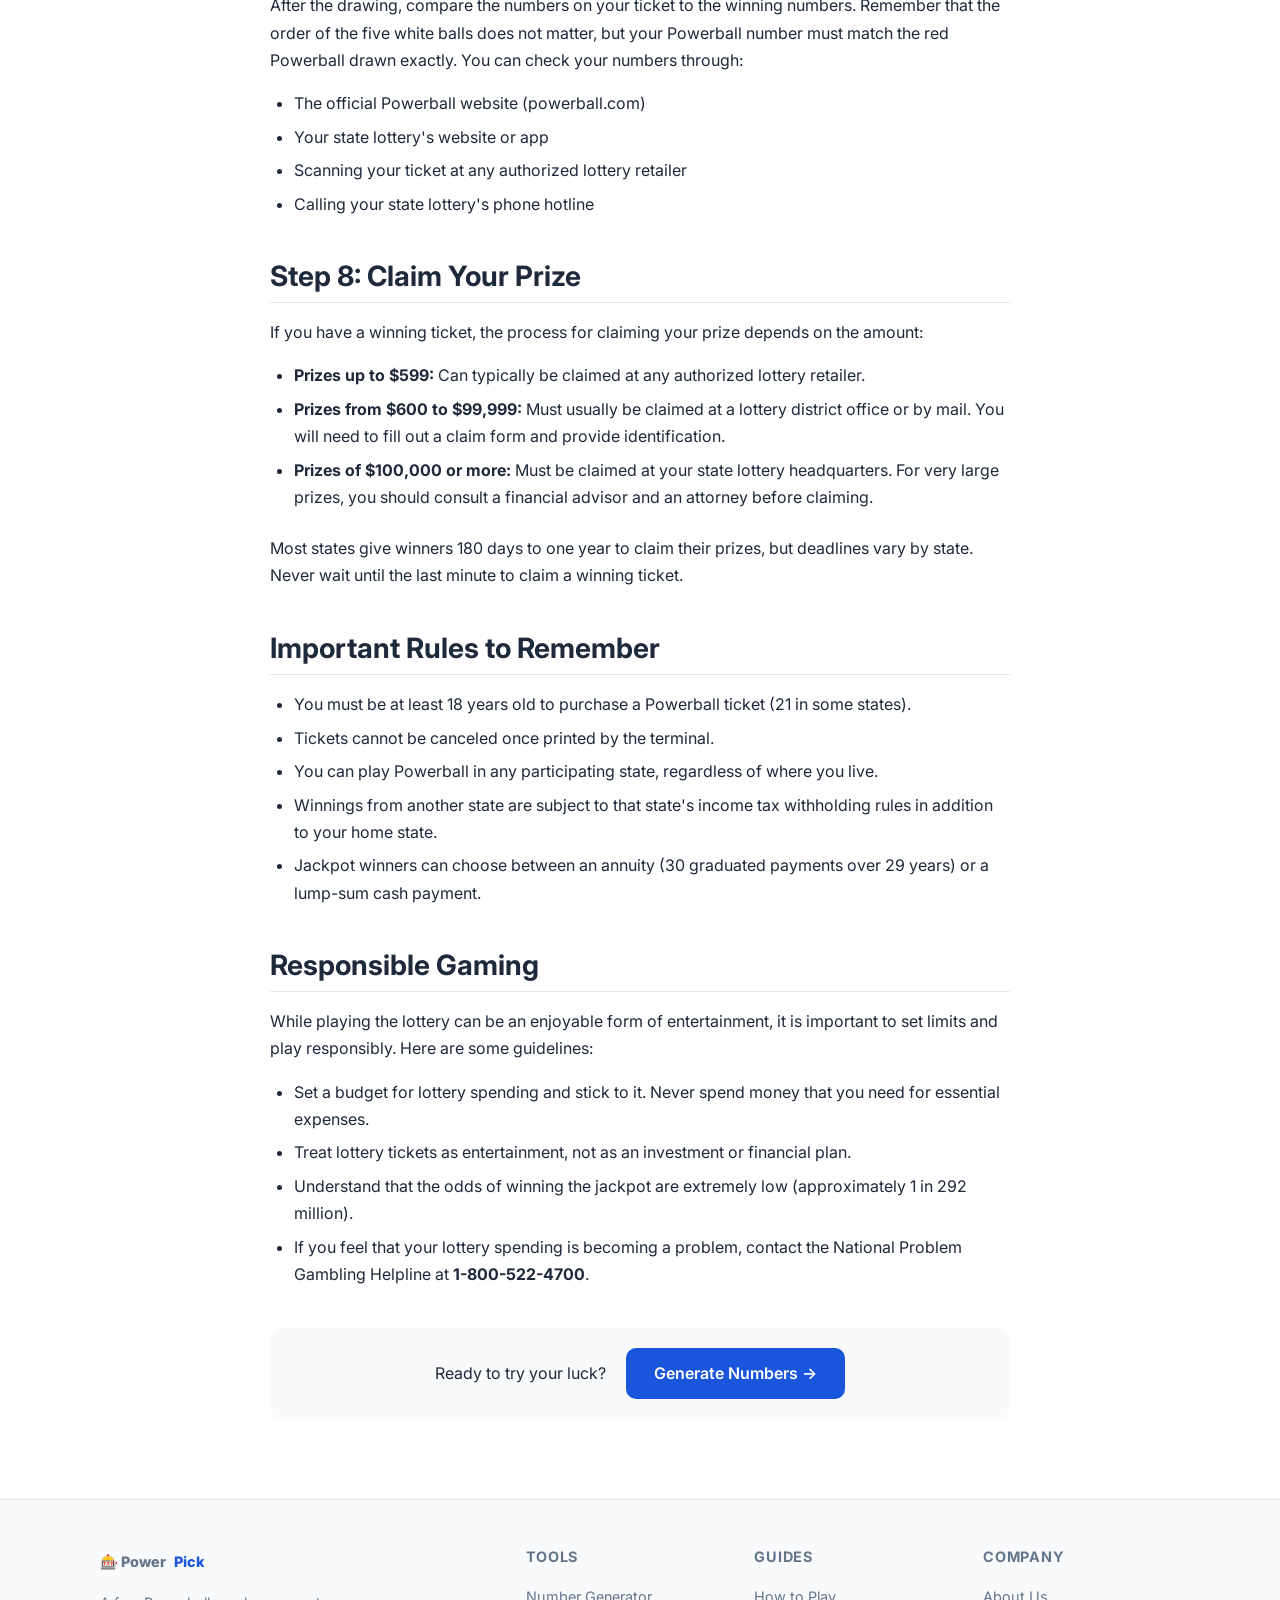
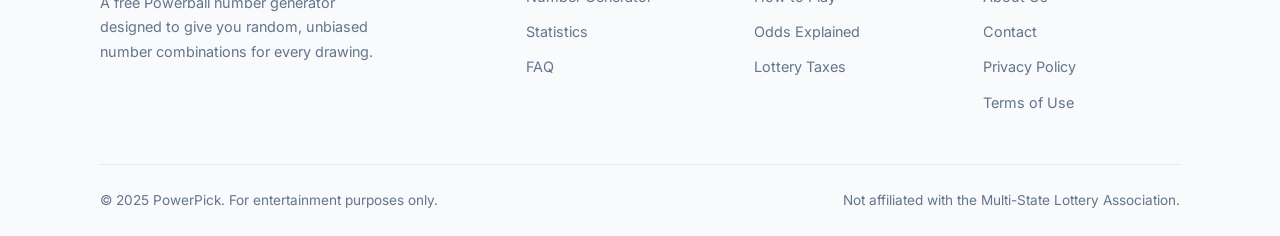
<file: guides/how-to-play-powerball.html>
<!DOCTYPE html>
<html lang="en">
<head>
  <meta charset="UTF-8">
  <script type="text/javascript">(function(c,l,a,r,i,t,y){c[a]=c[a]||function(){(c[a].q=c[a].q||[]).push(arguments)};t=l.createElement(r);t.async=1;t.src="https://www.clarity.ms/tag/"+i;y=l.getElementsByTagName(r)[0];y.parentNode.insertBefore(t,y)})(window,document,"clarity","script","w0kabbhfxb");</script>
  <script async src="https://www.googletagmanager.com/gtag/js?id=G-N1R4P6101L"></script>
  <script>window.dataLayer=window.dataLayer||[];function gtag(){dataLayer.push(arguments)}gtag('js',new Date());gtag('config','G-N1R4P6101L');</script>
  <meta name="google-site-verification" content="S6r2ZnYHMpzaTs5MkenMKnBc4WN54vgJhxod-76jVZA">
  <meta name="google-adsense-account" content="ca-pub-9947991296914983">
  <meta name="viewport" content="width=device-width,initial-scale=1">
  <title>How to Play Powerball: A Complete Beginner's Guide - PowerPick</title>
  <meta name="description" content="Learn how to play Powerball step by step. From buying your first ticket to claiming prizes, this beginner's guide covers everything you need to know.">
  <meta name="robots" content="index, follow">
  <link rel="canonical" href="https://product-builder-lecture-75g.pages.dev/guides/how-to-play-powerball.html">
  <link rel="preconnect" href="https://fonts.googleapis.com">
  <link rel="preconnect" href="https://fonts.gstatic.com" crossorigin>
  <link href="https://fonts.googleapis.com/css2?family=Inter:wght@400;500;600;700;800&display=swap" rel="stylesheet">
  <link rel="stylesheet" href="/css/style.css">
  <script async src="https://pagead2.googlesyndication.com/pagead/js/adsbygoogle.js?client=ca-pub-9947991296914983" crossorigin="anonymous"></script>
  <script type="application/ld+json">
  {"@context":"https://schema.org","@type":"Article","headline":"How to Play Powerball: A Complete Beginner's Guide","datePublished":"2026-03-10","dateModified":"2026-05-12","author":{"@type":"Organization","name":"PowerPick Team"},"publisher":{"@type":"Organization","name":"PowerPick"}}
  </script>
</head>
<body>

<header class="header">
  <div class="container">
    <a href="/" class="logo">&#127920; Power<span>Pick</span></a>
    <nav class="nav" id="main-nav">
      <a href="/">Generator</a>
      <a href="/guides/" class="active">Guides</a>
      <a href="/about.html">About</a>
      <a href="/contact.html">Contact</a>
    </nav>
    <div style="display:flex;gap:.5rem;align-items:center">
      <button class="theme-toggle" onclick="toggleTheme()" aria-label="Toggle dark mode">&#127769;</button>
      <button class="nav-toggle" onclick="toggleNav()" aria-label="Toggle menu">&#9776;</button>
    </div>
  </div>
</header>

<main>
<section class="section">
  <div class="container article">
    <div class="breadcrumb"><a href="/">Home</a> &rsaquo; <a href="/guides/">Guides</a> &rsaquo; How to Play Powerball</div>
    <h1>How to Play Powerball: A Complete Beginner's Guide</h1>
    <div class="meta">
      <span>By PowerPick Team</span>
      <span>Updated: May 2026</span>
      <span>10 min read</span>
    </div>

    <p>Powerball is one of the most popular and widely played lottery games in the United States. With drawings three times a week and jackpots that regularly climb into the hundreds of millions, it captures the imagination of players across the country. If you have never played before, the process might seem confusing at first, but it is actually quite straightforward. This guide walks you through every step, from purchasing your first ticket to claiming a potential prize.</p>

    <h2>What Is Powerball?</h2>
    <p>Powerball is a multi-state lottery game coordinated by the Multi-State Lottery Association (MUSL). It is available in 45 states, the District of Columbia, Puerto Rico, and the U.S. Virgin Islands. The game was first introduced in 1992 and has since become one of the largest lottery games in the world, producing some of the biggest jackpots in history.</p>
    <p>The game uses a dual-drum system: one drum contains 69 white balls, and a second drum contains 26 red balls (the Powerball). Players select five numbers from the white ball pool and one number from the Powerball pool to create their combination.</p>

    <h2>Step 1: Find an Authorized Retailer</h2>
    <p>Powerball tickets can only be purchased from authorized lottery retailers. These include convenience stores, gas stations, grocery stores, and other locations licensed by your state lottery commission. Look for the official Powerball or lottery logo displayed at the point of sale.</p>
    <p>Some states now allow online ticket purchases through their official lottery websites or approved third-party apps. States that currently offer online Powerball sales include Georgia, Illinois, Kentucky, Michigan, New Hampshire, North Carolina, North Dakota, Pennsylvania, and Virginia, among others. The availability of online sales changes periodically, so check your state lottery website for the most current information.</p>

    <h2>Step 2: Fill Out the Play Slip</h2>
    <p>At the retailer, you will find Powerball play slips near the lottery counter. Each play slip has several panels, and each panel represents one play (one set of numbers). Here is how to fill one out:</p>
    <ol>
      <li><strong>Choose 5 white ball numbers</strong> from 1 to 69. Mark five different numbers on the upper portion of the panel.</li>
      <li><strong>Choose 1 Powerball number</strong> from 1 to 26. Mark one number on the lower portion of the panel.</li>
      <li><strong>Optional: Mark Quick Pick</strong> if you want the computer to randomly select your numbers for you.</li>
    </ol>
    <p>You can fill out multiple panels on a single play slip to purchase several plays at once. Each play costs $2.</p>

    <blockquote>
      <strong>Tip:</strong> If you do not have specific numbers in mind, use our <a href="/#generator">free number generator</a> to get random, unbiased combinations before heading to the store.
    </blockquote>

    <h2>Step 3: Add Power Play (Optional)</h2>
    <p>For an additional $1 per play, you can add the Power Play option. This multiplier can increase your non-jackpot winnings significantly:</p>
    <ul>
      <li><strong>2x, 3x, 4x, or 5x</strong> multipliers are drawn randomly before each drawing</li>
      <li><strong>10x multiplier</strong> is available when the advertised jackpot is $150 million or less</li>
      <li>The Match 5 prize ($1,000,000) is always doubled to <strong>$2,000,000</strong> with Power Play, regardless of the multiplier drawn</li>
      <li>Power Play does not apply to the jackpot prize</li>
    </ul>
    <p>Whether Power Play is worth it depends on your personal budget and risk tolerance. Mathematically, it improves the expected value of non-jackpot prizes, but it also increases your cost per play by 50%.</p>

    <h2>Step 4: Pay for Your Ticket</h2>
    <p>Hand the completed play slip to the retailer, along with your payment. The standard cost structure is:</p>
    <ul>
      <li><strong>$2</strong> per play (basic ticket)</li>
      <li><strong>$3</strong> per play (with Power Play)</li>
    </ul>
    <p>The retailer will run your play slip through the lottery terminal, which prints an official ticket with your selected numbers, the drawing date, and a barcode for scanning. Always double-check the printed ticket to make sure it matches your intended selections before leaving the store.</p>

    <h2>Step 5: Keep Your Ticket Safe</h2>
    <p>Your printed ticket is the only proof of your purchase and your entry into the drawing. There are several important things to remember:</p>
    <ul>
      <li>Sign the back of your ticket immediately. An unsigned ticket can be claimed by anyone who possesses it.</li>
      <li>Store the ticket in a safe, dry place. Heat, moisture, and sunlight can damage the barcode and make the ticket unreadable.</li>
      <li>Consider taking a photo of both sides of the ticket with your phone as a backup record.</li>
      <li>Keep the ticket until you have confirmed whether it is a winner. Even small prizes require the original ticket for redemption.</li>
    </ul>

    <h2>Step 6: Watch the Drawing</h2>
    <p>Powerball drawings take place three times per week:</p>
    <ul>
      <li><strong>Monday</strong> at 10:59 PM ET</li>
      <li><strong>Wednesday</strong> at 10:59 PM ET</li>
      <li><strong>Saturday</strong> at 10:59 PM ET</li>
    </ul>
    <p>Drawings are broadcast on local television stations in participating states and streamed live on the official Powerball website. Results are also posted on the Powerball website, state lottery websites, and numerous lottery results apps shortly after the drawing concludes.</p>

    <h2>Step 7: Check Your Numbers</h2>
    <p>After the drawing, compare the numbers on your ticket to the winning numbers. Remember that the order of the five white balls does not matter, but your Powerball number must match the red Powerball drawn exactly. You can check your numbers through:</p>
    <ul>
      <li>The official Powerball website (powerball.com)</li>
      <li>Your state lottery's website or app</li>
      <li>Scanning your ticket at any authorized lottery retailer</li>
      <li>Calling your state lottery's phone hotline</li>
    </ul>

    <h2>Step 8: Claim Your Prize</h2>
    <p>If you have a winning ticket, the process for claiming your prize depends on the amount:</p>
    <ul>
      <li><strong>Prizes up to $599:</strong> Can typically be claimed at any authorized lottery retailer.</li>
      <li><strong>Prizes from $600 to $99,999:</strong> Must usually be claimed at a lottery district office or by mail. You will need to fill out a claim form and provide identification.</li>
      <li><strong>Prizes of $100,000 or more:</strong> Must be claimed at your state lottery headquarters. For very large prizes, you should consult a financial advisor and an attorney before claiming.</li>
    </ul>
    <p>Most states give winners 180 days to one year to claim their prizes, but deadlines vary by state. Never wait until the last minute to claim a winning ticket.</p>

    <h2>Important Rules to Remember</h2>
    <ul>
      <li>You must be at least 18 years old to purchase a Powerball ticket (21 in some states).</li>
      <li>Tickets cannot be canceled once printed by the terminal.</li>
      <li>You can play Powerball in any participating state, regardless of where you live.</li>
      <li>Winnings from another state are subject to that state's income tax withholding rules in addition to your home state.</li>
      <li>Jackpot winners can choose between an annuity (30 graduated payments over 29 years) or a lump-sum cash payment.</li>
    </ul>

    <h2>Responsible Gaming</h2>
    <p>While playing the lottery can be an enjoyable form of entertainment, it is important to set limits and play responsibly. Here are some guidelines:</p>
    <ul>
      <li>Set a budget for lottery spending and stick to it. Never spend money that you need for essential expenses.</li>
      <li>Treat lottery tickets as entertainment, not as an investment or financial plan.</li>
      <li>Understand that the odds of winning the jackpot are extremely low (approximately 1 in 292 million).</li>
      <li>If you feel that your lottery spending is becoming a problem, contact the National Problem Gambling Helpline at <strong>1-800-522-4700</strong>.</li>
    </ul>

    <p style="margin-top:2.5rem;padding:1.25rem;background:var(--bg-alt);border-radius:var(--radius);text-align:center">
      Ready to try your luck? <a href="/#generator" class="btn btn-primary" style="margin-left:1rem">Generate Numbers &rarr;</a>
    </p>
  </div>
</section>
</main>

<footer class="footer">
  <div class="container">
    <div class="footer-grid">
      <div>
        <a href="/" class="logo" style="margin-bottom:1rem;display:inline-flex">&#127920; Power<span>Pick</span></a>
        <p style="color:var(--text-muted);font-size:.9rem;max-width:300px">A free Powerball number generator designed to give you random, unbiased number combinations for every drawing.</p>
      </div>
      <div><h4>Tools</h4><ul><li><a href="/#generator">Number Generator</a></li><li><a href="/#stats">Statistics</a></li><li><a href="/#faq">FAQ</a></li></ul></div>
      <div><h4>Guides</h4><ul><li><a href="/guides/how-to-play-powerball.html">How to Play</a></li><li><a href="/guides/powerball-odds-explained.html">Odds Explained</a></li><li><a href="/guides/lottery-taxes-guide.html">Lottery Taxes</a></li></ul></div>
      <div><h4>Company</h4><ul><li><a href="/about.html">About Us</a></li><li><a href="/contact.html">Contact</a></li><li><a href="/privacy.html">Privacy Policy</a></li><li><a href="/terms.html">Terms of Use</a></li></ul></div>
    </div>
    <div class="footer-bottom"><span>&copy; 2025 PowerPick. For entertainment purposes only.</span><span>Not affiliated with the Multi-State Lottery Association.</span></div>
  </div>
</footer>
<script src="/js/main.js"></script>
</body>
</html>
</file>
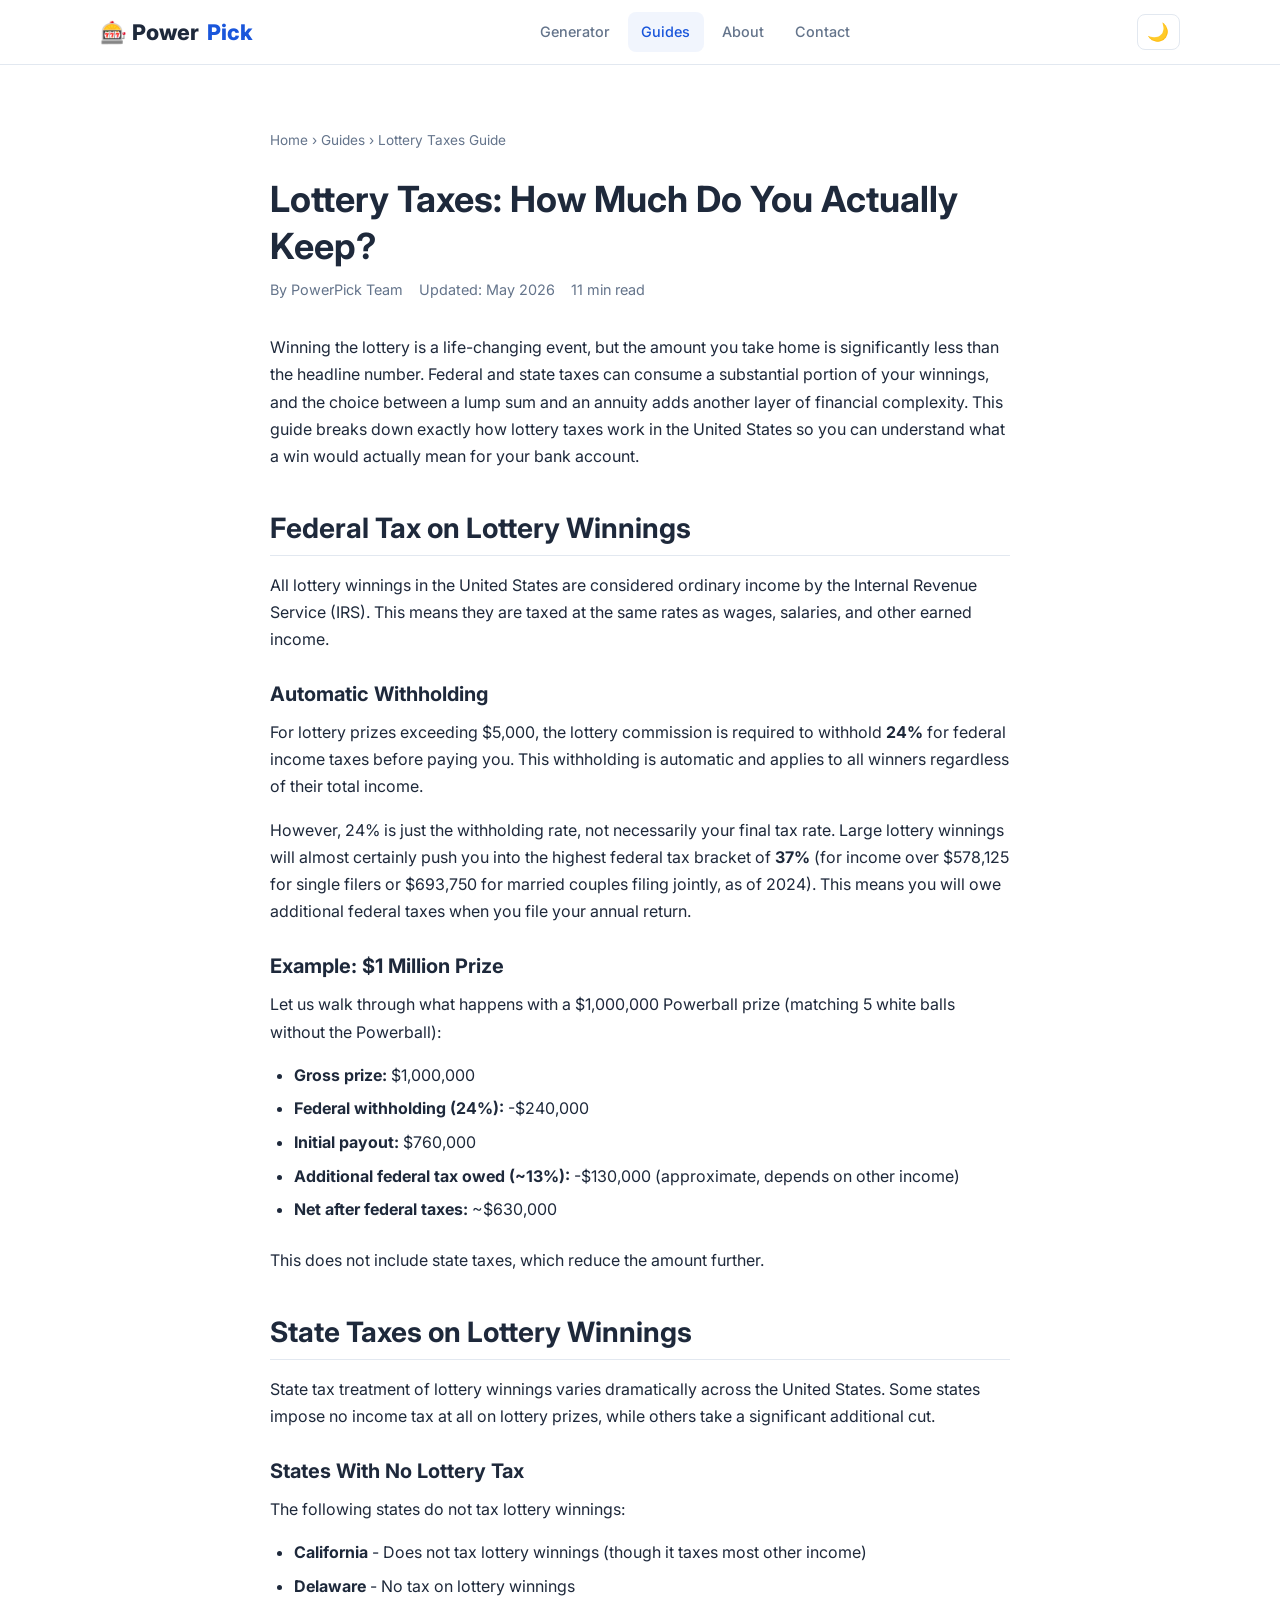
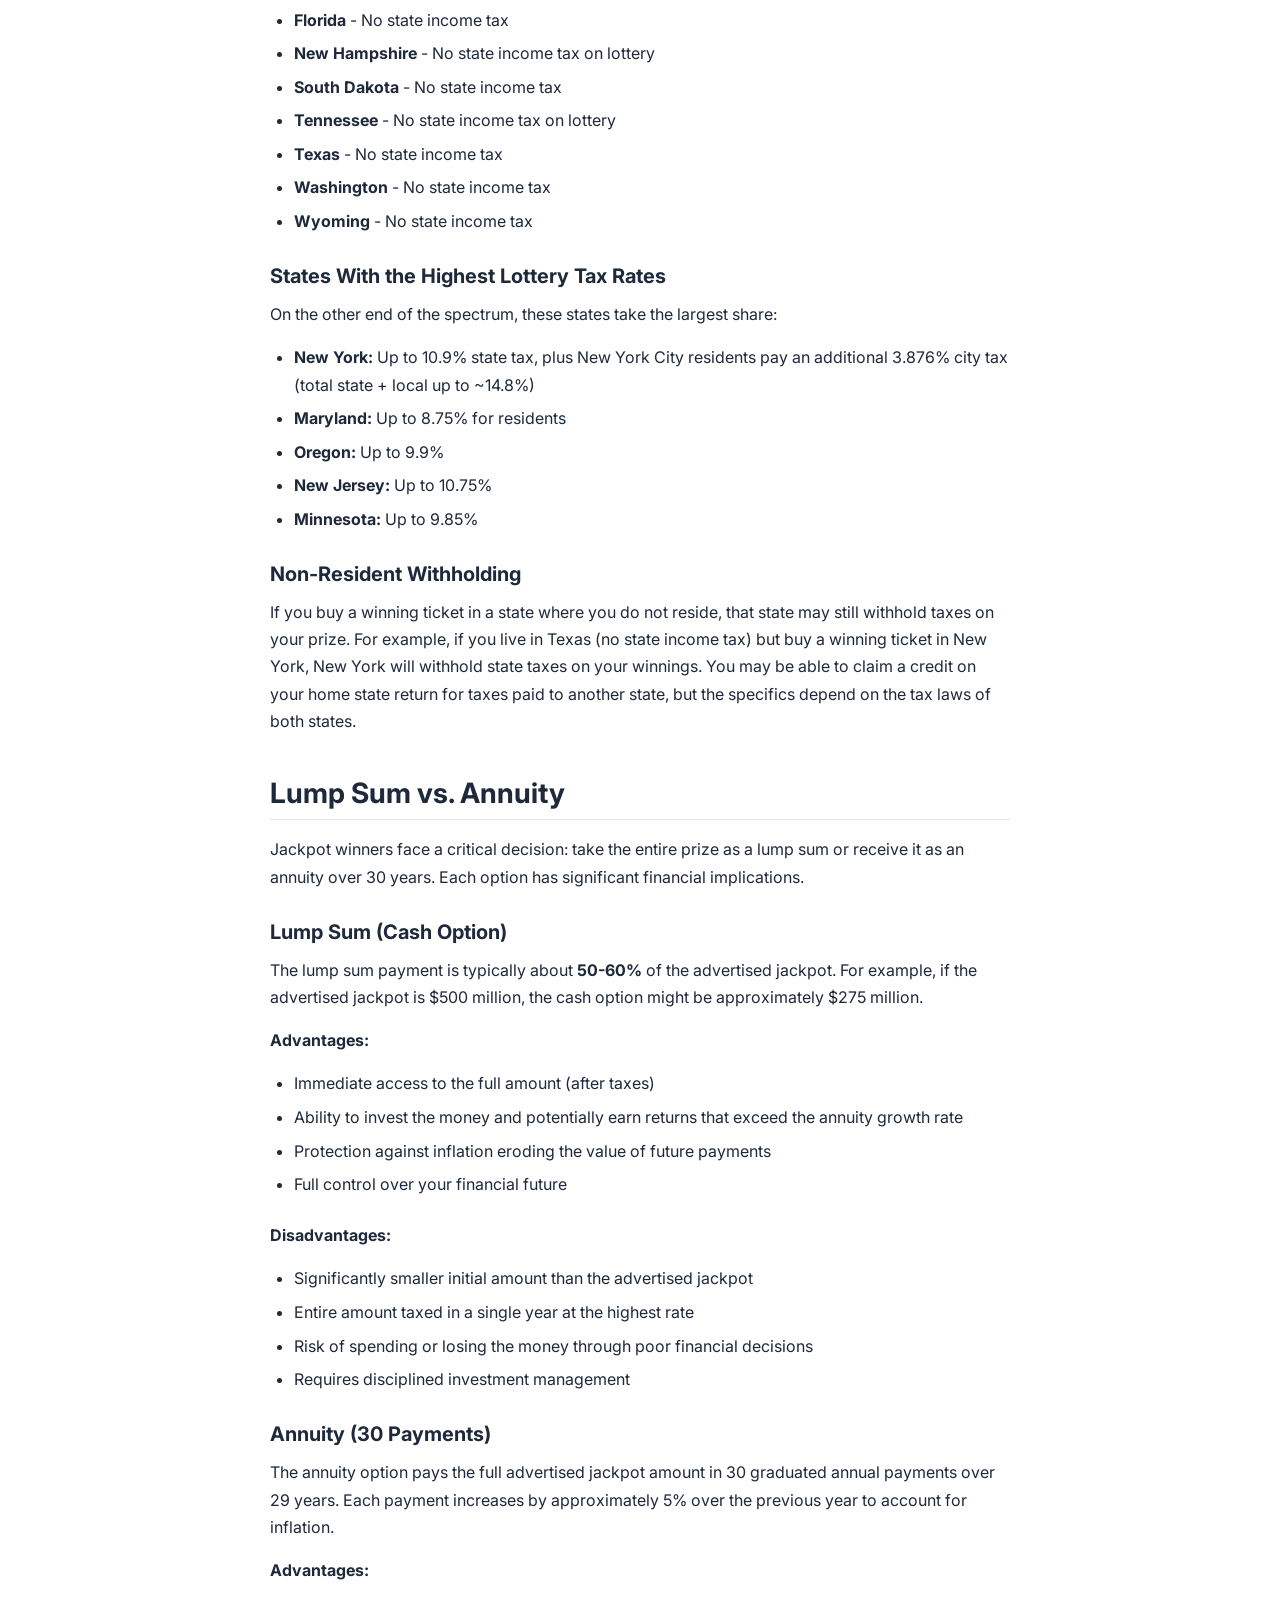
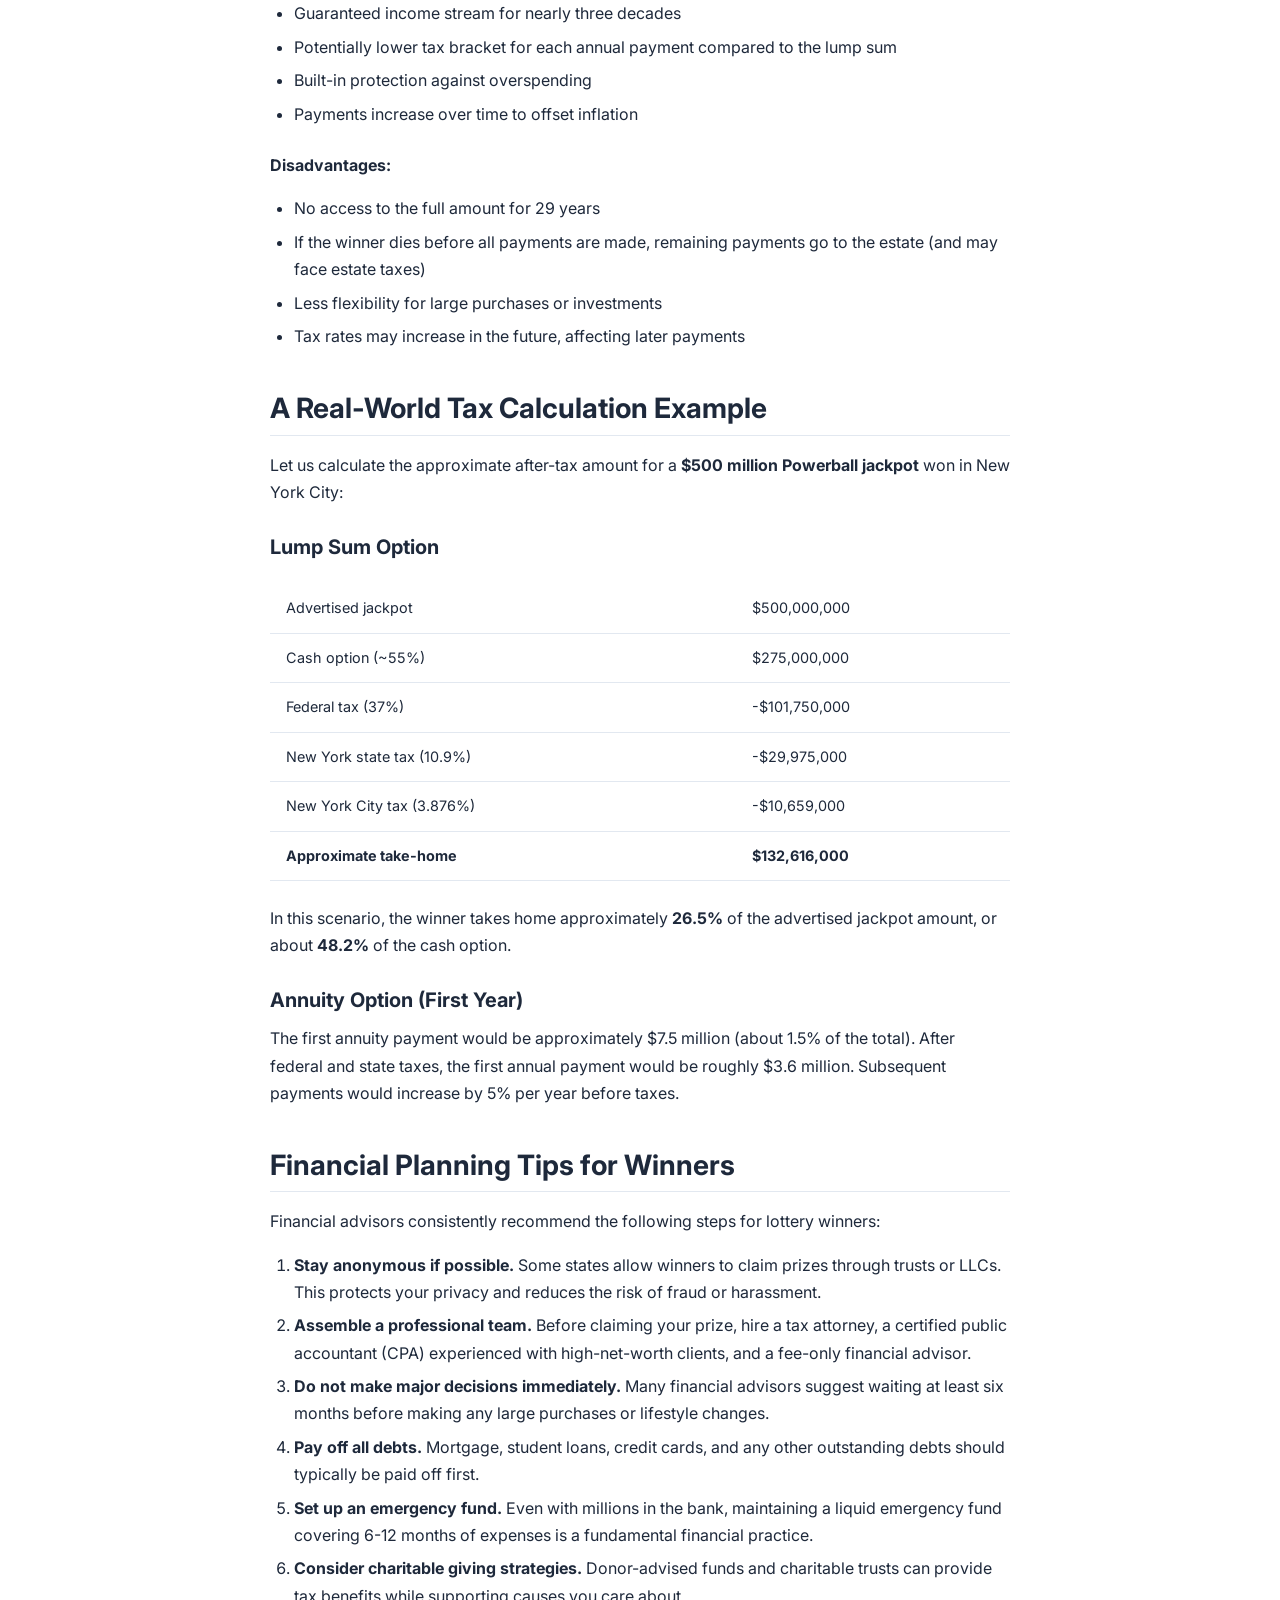
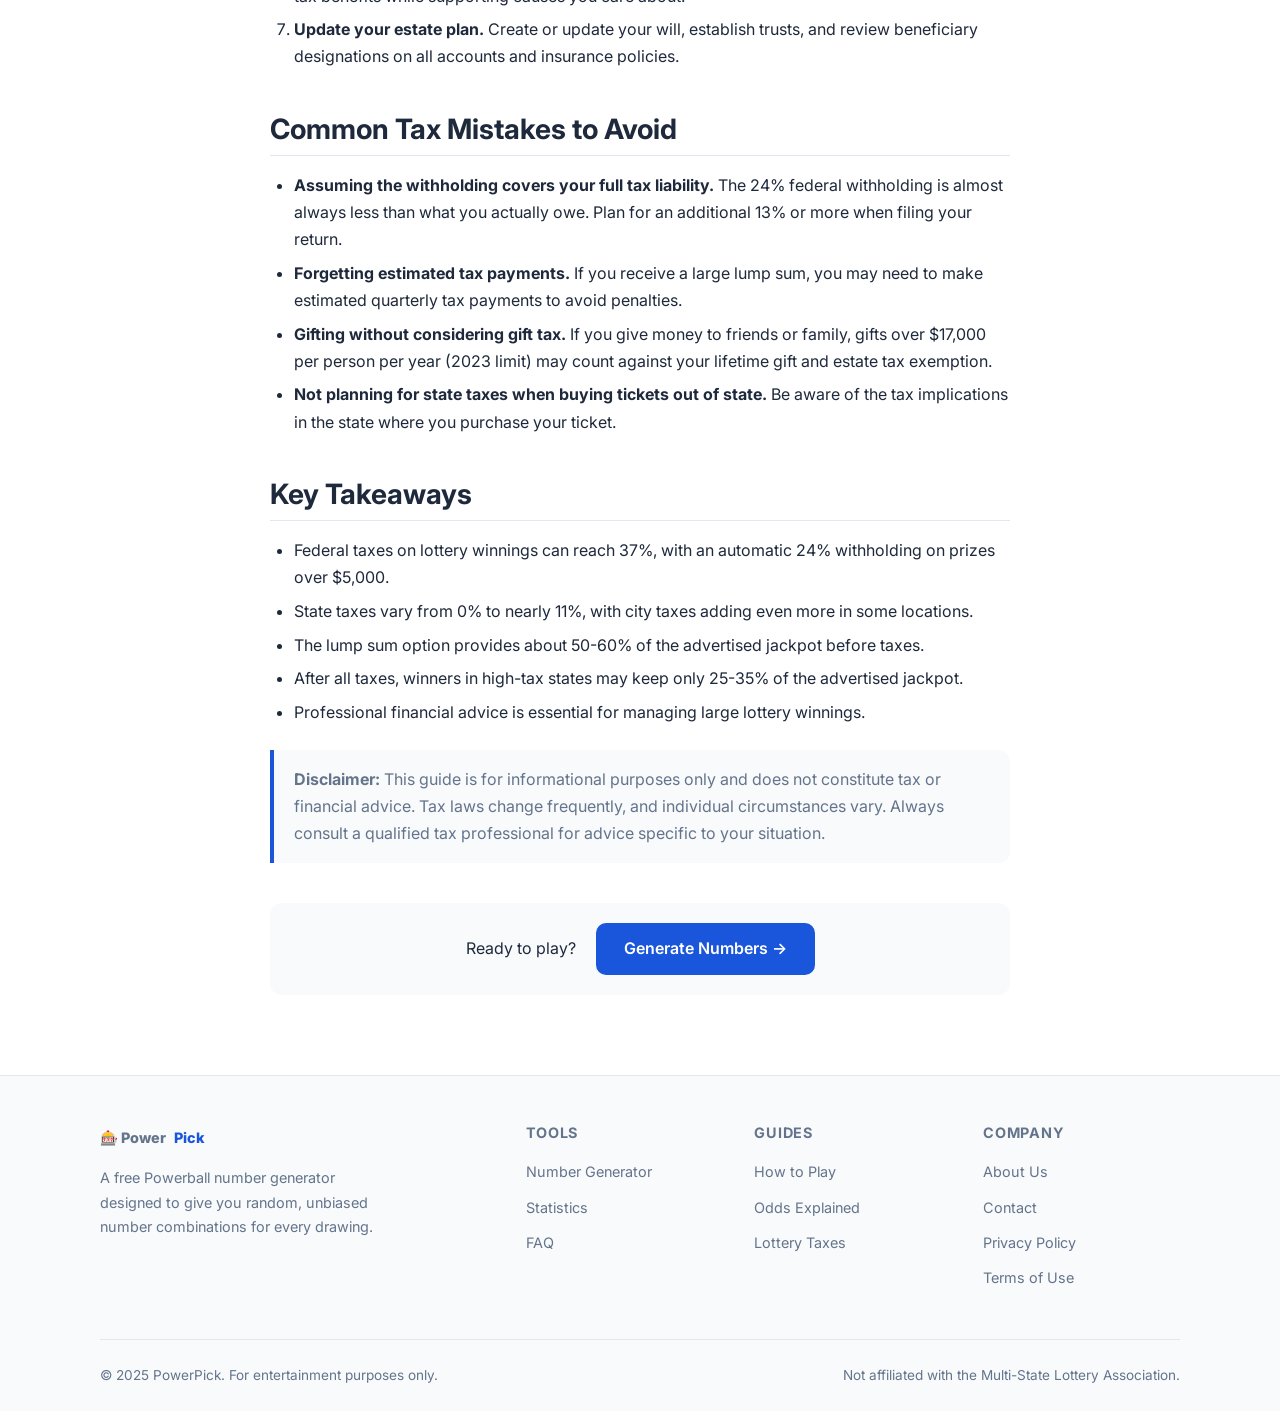
<file: guides/lottery-taxes-guide.html>
<!DOCTYPE html>
<html lang="en">
<head>
  <meta charset="UTF-8">
  <script type="text/javascript">(function(c,l,a,r,i,t,y){c[a]=c[a]||function(){(c[a].q=c[a].q||[]).push(arguments)};t=l.createElement(r);t.async=1;t.src="https://www.clarity.ms/tag/"+i;y=l.getElementsByTagName(r)[0];y.parentNode.insertBefore(t,y)})(window,document,"clarity","script","w0kabbhfxb");</script>
  <script async src="https://www.googletagmanager.com/gtag/js?id=G-N1R4P6101L"></script>
  <script>window.dataLayer=window.dataLayer||[];function gtag(){dataLayer.push(arguments)}gtag('js',new Date());gtag('config','G-N1R4P6101L');</script>
  <meta name="google-site-verification" content="S6r2ZnYHMpzaTs5MkenMKnBc4WN54vgJhxod-76jVZA">
  <meta name="google-adsense-account" content="ca-pub-9947991296914983">
  <meta name="viewport" content="width=device-width,initial-scale=1">
  <title>Lottery Taxes: How Much Do You Actually Keep? - PowerPick</title>
  <meta name="description" content="Understand federal and state taxes on lottery winnings. Compare lump sum vs annuity, learn withholding rates, and get financial planning tips for big wins.">
  <meta name="robots" content="index, follow">
  <link rel="canonical" href="https://product-builder-lecture-75g.pages.dev/guides/lottery-taxes-guide.html">
  <link rel="preconnect" href="https://fonts.googleapis.com">
  <link rel="preconnect" href="https://fonts.gstatic.com" crossorigin>
  <link href="https://fonts.googleapis.com/css2?family=Inter:wght@400;500;600;700;800&display=swap" rel="stylesheet">
  <link rel="stylesheet" href="/css/style.css">
  <script async src="https://pagead2.googlesyndication.com/pagead/js/adsbygoogle.js?client=ca-pub-9947991296914983" crossorigin="anonymous"></script>
  <script type="application/ld+json">
  {"@context":"https://schema.org","@type":"Article","headline":"Lottery Taxes: How Much Do You Actually Keep?","datePublished":"2026-03-14","dateModified":"2026-05-12","author":{"@type":"Organization","name":"PowerPick Team"},"publisher":{"@type":"Organization","name":"PowerPick"}}
  </script>
</head>
<body>

<header class="header">
  <div class="container">
    <a href="/" class="logo">&#127920; Power<span>Pick</span></a>
    <nav class="nav" id="main-nav">
      <a href="/">Generator</a>
      <a href="/guides/" class="active">Guides</a>
      <a href="/about.html">About</a>
      <a href="/contact.html">Contact</a>
    </nav>
    <div style="display:flex;gap:.5rem;align-items:center">
      <button class="theme-toggle" onclick="toggleTheme()" aria-label="Toggle dark mode">&#127769;</button>
      <button class="nav-toggle" onclick="toggleNav()" aria-label="Toggle menu">&#9776;</button>
    </div>
  </div>
</header>

<main>
<section class="section">
  <div class="container article">
    <div class="breadcrumb"><a href="/">Home</a> &rsaquo; <a href="/guides/">Guides</a> &rsaquo; Lottery Taxes Guide</div>
    <h1>Lottery Taxes: How Much Do You Actually Keep?</h1>
    <div class="meta">
      <span>By PowerPick Team</span>
      <span>Updated: May 2026</span>
      <span>11 min read</span>
    </div>

    <p>Winning the lottery is a life-changing event, but the amount you take home is significantly less than the headline number. Federal and state taxes can consume a substantial portion of your winnings, and the choice between a lump sum and an annuity adds another layer of financial complexity. This guide breaks down exactly how lottery taxes work in the United States so you can understand what a win would actually mean for your bank account.</p>

    <h2>Federal Tax on Lottery Winnings</h2>
    <p>All lottery winnings in the United States are considered ordinary income by the Internal Revenue Service (IRS). This means they are taxed at the same rates as wages, salaries, and other earned income.</p>

    <h3>Automatic Withholding</h3>
    <p>For lottery prizes exceeding $5,000, the lottery commission is required to withhold <strong>24%</strong> for federal income taxes before paying you. This withholding is automatic and applies to all winners regardless of their total income.</p>
    <p>However, 24% is just the withholding rate, not necessarily your final tax rate. Large lottery winnings will almost certainly push you into the highest federal tax bracket of <strong>37%</strong> (for income over $578,125 for single filers or $693,750 for married couples filing jointly, as of 2024). This means you will owe additional federal taxes when you file your annual return.</p>

    <h3>Example: $1 Million Prize</h3>
    <p>Let us walk through what happens with a $1,000,000 Powerball prize (matching 5 white balls without the Powerball):</p>
    <ul>
      <li><strong>Gross prize:</strong> $1,000,000</li>
      <li><strong>Federal withholding (24%):</strong> -$240,000</li>
      <li><strong>Initial payout:</strong> $760,000</li>
      <li><strong>Additional federal tax owed (~13%):</strong> -$130,000 (approximate, depends on other income)</li>
      <li><strong>Net after federal taxes:</strong> ~$630,000</li>
    </ul>
    <p>This does not include state taxes, which reduce the amount further.</p>

    <h2>State Taxes on Lottery Winnings</h2>
    <p>State tax treatment of lottery winnings varies dramatically across the United States. Some states impose no income tax at all on lottery prizes, while others take a significant additional cut.</p>

    <h3>States With No Lottery Tax</h3>
    <p>The following states do not tax lottery winnings:</p>
    <ul>
      <li><strong>California</strong> - Does not tax lottery winnings (though it taxes most other income)</li>
      <li><strong>Delaware</strong> - No tax on lottery winnings</li>
      <li><strong>Florida</strong> - No state income tax</li>
      <li><strong>New Hampshire</strong> - No state income tax on lottery</li>
      <li><strong>South Dakota</strong> - No state income tax</li>
      <li><strong>Tennessee</strong> - No state income tax on lottery</li>
      <li><strong>Texas</strong> - No state income tax</li>
      <li><strong>Washington</strong> - No state income tax</li>
      <li><strong>Wyoming</strong> - No state income tax</li>
    </ul>

    <h3>States With the Highest Lottery Tax Rates</h3>
    <p>On the other end of the spectrum, these states take the largest share:</p>
    <ul>
      <li><strong>New York:</strong> Up to 10.9% state tax, plus New York City residents pay an additional 3.876% city tax (total state + local up to ~14.8%)</li>
      <li><strong>Maryland:</strong> Up to 8.75% for residents</li>
      <li><strong>Oregon:</strong> Up to 9.9%</li>
      <li><strong>New Jersey:</strong> Up to 10.75%</li>
      <li><strong>Minnesota:</strong> Up to 9.85%</li>
    </ul>

    <h3>Non-Resident Withholding</h3>
    <p>If you buy a winning ticket in a state where you do not reside, that state may still withhold taxes on your prize. For example, if you live in Texas (no state income tax) but buy a winning ticket in New York, New York will withhold state taxes on your winnings. You may be able to claim a credit on your home state return for taxes paid to another state, but the specifics depend on the tax laws of both states.</p>

    <h2>Lump Sum vs. Annuity</h2>
    <p>Jackpot winners face a critical decision: take the entire prize as a lump sum or receive it as an annuity over 30 years. Each option has significant financial implications.</p>

    <h3>Lump Sum (Cash Option)</h3>
    <p>The lump sum payment is typically about <strong>50-60%</strong> of the advertised jackpot. For example, if the advertised jackpot is $500 million, the cash option might be approximately $275 million.</p>
    <p><strong>Advantages:</strong></p>
    <ul>
      <li>Immediate access to the full amount (after taxes)</li>
      <li>Ability to invest the money and potentially earn returns that exceed the annuity growth rate</li>
      <li>Protection against inflation eroding the value of future payments</li>
      <li>Full control over your financial future</li>
    </ul>
    <p><strong>Disadvantages:</strong></p>
    <ul>
      <li>Significantly smaller initial amount than the advertised jackpot</li>
      <li>Entire amount taxed in a single year at the highest rate</li>
      <li>Risk of spending or losing the money through poor financial decisions</li>
      <li>Requires disciplined investment management</li>
    </ul>

    <h3>Annuity (30 Payments)</h3>
    <p>The annuity option pays the full advertised jackpot amount in 30 graduated annual payments over 29 years. Each payment increases by approximately 5% over the previous year to account for inflation.</p>
    <p><strong>Advantages:</strong></p>
    <ul>
      <li>Guaranteed income stream for nearly three decades</li>
      <li>Potentially lower tax bracket for each annual payment compared to the lump sum</li>
      <li>Built-in protection against overspending</li>
      <li>Payments increase over time to offset inflation</li>
    </ul>
    <p><strong>Disadvantages:</strong></p>
    <ul>
      <li>No access to the full amount for 29 years</li>
      <li>If the winner dies before all payments are made, remaining payments go to the estate (and may face estate taxes)</li>
      <li>Less flexibility for large purchases or investments</li>
      <li>Tax rates may increase in the future, affecting later payments</li>
    </ul>

    <h2>A Real-World Tax Calculation Example</h2>
    <p>Let us calculate the approximate after-tax amount for a <strong>$500 million Powerball jackpot</strong> won in New York City:</p>

    <h3>Lump Sum Option</h3>
    <div class="table-wrap">
      <table>
        <tbody>
          <tr><td>Advertised jackpot</td><td>$500,000,000</td></tr>
          <tr><td>Cash option (~55%)</td><td>$275,000,000</td></tr>
          <tr><td>Federal tax (37%)</td><td>-$101,750,000</td></tr>
          <tr><td>New York state tax (10.9%)</td><td>-$29,975,000</td></tr>
          <tr><td>New York City tax (3.876%)</td><td>-$10,659,000</td></tr>
          <tr style="font-weight:700"><td>Approximate take-home</td><td>$132,616,000</td></tr>
        </tbody>
      </table>
    </div>
    <p>In this scenario, the winner takes home approximately <strong>26.5%</strong> of the advertised jackpot amount, or about <strong>48.2%</strong> of the cash option.</p>

    <h3>Annuity Option (First Year)</h3>
    <p>The first annuity payment would be approximately $7.5 million (about 1.5% of the total). After federal and state taxes, the first annual payment would be roughly $3.6 million. Subsequent payments would increase by 5% per year before taxes.</p>

    <h2>Financial Planning Tips for Winners</h2>
    <p>Financial advisors consistently recommend the following steps for lottery winners:</p>
    <ol>
      <li><strong>Stay anonymous if possible.</strong> Some states allow winners to claim prizes through trusts or LLCs. This protects your privacy and reduces the risk of fraud or harassment.</li>
      <li><strong>Assemble a professional team.</strong> Before claiming your prize, hire a tax attorney, a certified public accountant (CPA) experienced with high-net-worth clients, and a fee-only financial advisor.</li>
      <li><strong>Do not make major decisions immediately.</strong> Many financial advisors suggest waiting at least six months before making any large purchases or lifestyle changes.</li>
      <li><strong>Pay off all debts.</strong> Mortgage, student loans, credit cards, and any other outstanding debts should typically be paid off first.</li>
      <li><strong>Set up an emergency fund.</strong> Even with millions in the bank, maintaining a liquid emergency fund covering 6-12 months of expenses is a fundamental financial practice.</li>
      <li><strong>Consider charitable giving strategies.</strong> Donor-advised funds and charitable trusts can provide tax benefits while supporting causes you care about.</li>
      <li><strong>Update your estate plan.</strong> Create or update your will, establish trusts, and review beneficiary designations on all accounts and insurance policies.</li>
    </ol>

    <h2>Common Tax Mistakes to Avoid</h2>
    <ul>
      <li><strong>Assuming the withholding covers your full tax liability.</strong> The 24% federal withholding is almost always less than what you actually owe. Plan for an additional 13% or more when filing your return.</li>
      <li><strong>Forgetting estimated tax payments.</strong> If you receive a large lump sum, you may need to make estimated quarterly tax payments to avoid penalties.</li>
      <li><strong>Gifting without considering gift tax.</strong> If you give money to friends or family, gifts over $17,000 per person per year (2023 limit) may count against your lifetime gift and estate tax exemption.</li>
      <li><strong>Not planning for state taxes when buying tickets out of state.</strong> Be aware of the tax implications in the state where you purchase your ticket.</li>
    </ul>

    <h2>Key Takeaways</h2>
    <ul>
      <li>Federal taxes on lottery winnings can reach 37%, with an automatic 24% withholding on prizes over $5,000.</li>
      <li>State taxes vary from 0% to nearly 11%, with city taxes adding even more in some locations.</li>
      <li>The lump sum option provides about 50-60% of the advertised jackpot before taxes.</li>
      <li>After all taxes, winners in high-tax states may keep only 25-35% of the advertised jackpot.</li>
      <li>Professional financial advice is essential for managing large lottery winnings.</li>
    </ul>

    <blockquote>
      <strong>Disclaimer:</strong> This guide is for informational purposes only and does not constitute tax or financial advice. Tax laws change frequently, and individual circumstances vary. Always consult a qualified tax professional for advice specific to your situation.
    </blockquote>

    <p style="margin-top:2.5rem;padding:1.25rem;background:var(--bg-alt);border-radius:var(--radius);text-align:center">
      Ready to play? <a href="/#generator" class="btn btn-primary" style="margin-left:1rem">Generate Numbers &rarr;</a>
    </p>
  </div>
</section>
</main>

<footer class="footer">
  <div class="container">
    <div class="footer-grid">
      <div>
        <a href="/" class="logo" style="margin-bottom:1rem;display:inline-flex">&#127920; Power<span>Pick</span></a>
        <p style="color:var(--text-muted);font-size:.9rem;max-width:300px">A free Powerball number generator designed to give you random, unbiased number combinations for every drawing.</p>
      </div>
      <div><h4>Tools</h4><ul><li><a href="/#generator">Number Generator</a></li><li><a href="/#stats">Statistics</a></li><li><a href="/#faq">FAQ</a></li></ul></div>
      <div><h4>Guides</h4><ul><li><a href="/guides/how-to-play-powerball.html">How to Play</a></li><li><a href="/guides/powerball-odds-explained.html">Odds Explained</a></li><li><a href="/guides/lottery-taxes-guide.html">Lottery Taxes</a></li></ul></div>
      <div><h4>Company</h4><ul><li><a href="/about.html">About Us</a></li><li><a href="/contact.html">Contact</a></li><li><a href="/privacy.html">Privacy Policy</a></li><li><a href="/terms.html">Terms of Use</a></li></ul></div>
    </div>
    <div class="footer-bottom"><span>&copy; 2025 PowerPick. For entertainment purposes only.</span><span>Not affiliated with the Multi-State Lottery Association.</span></div>
  </div>
</footer>
<script src="/js/main.js"></script>
</body>
</html>
</file>
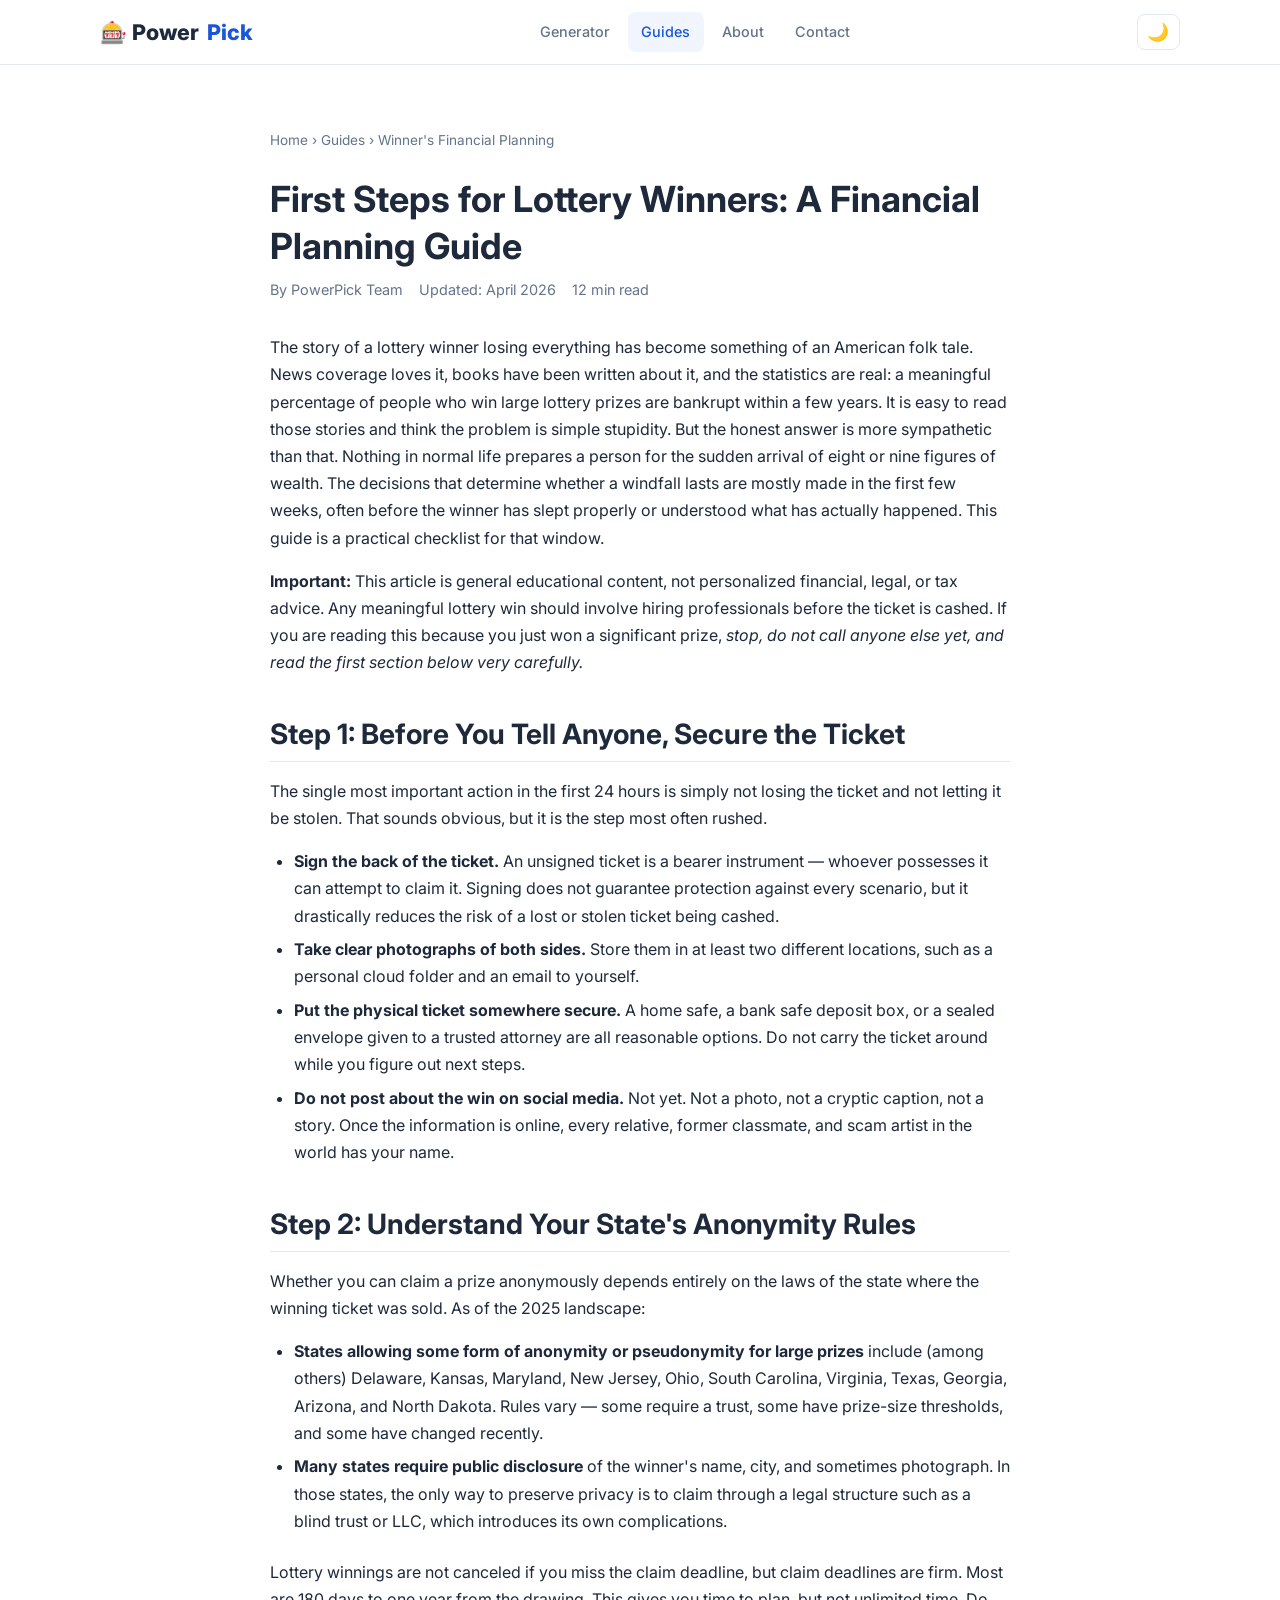
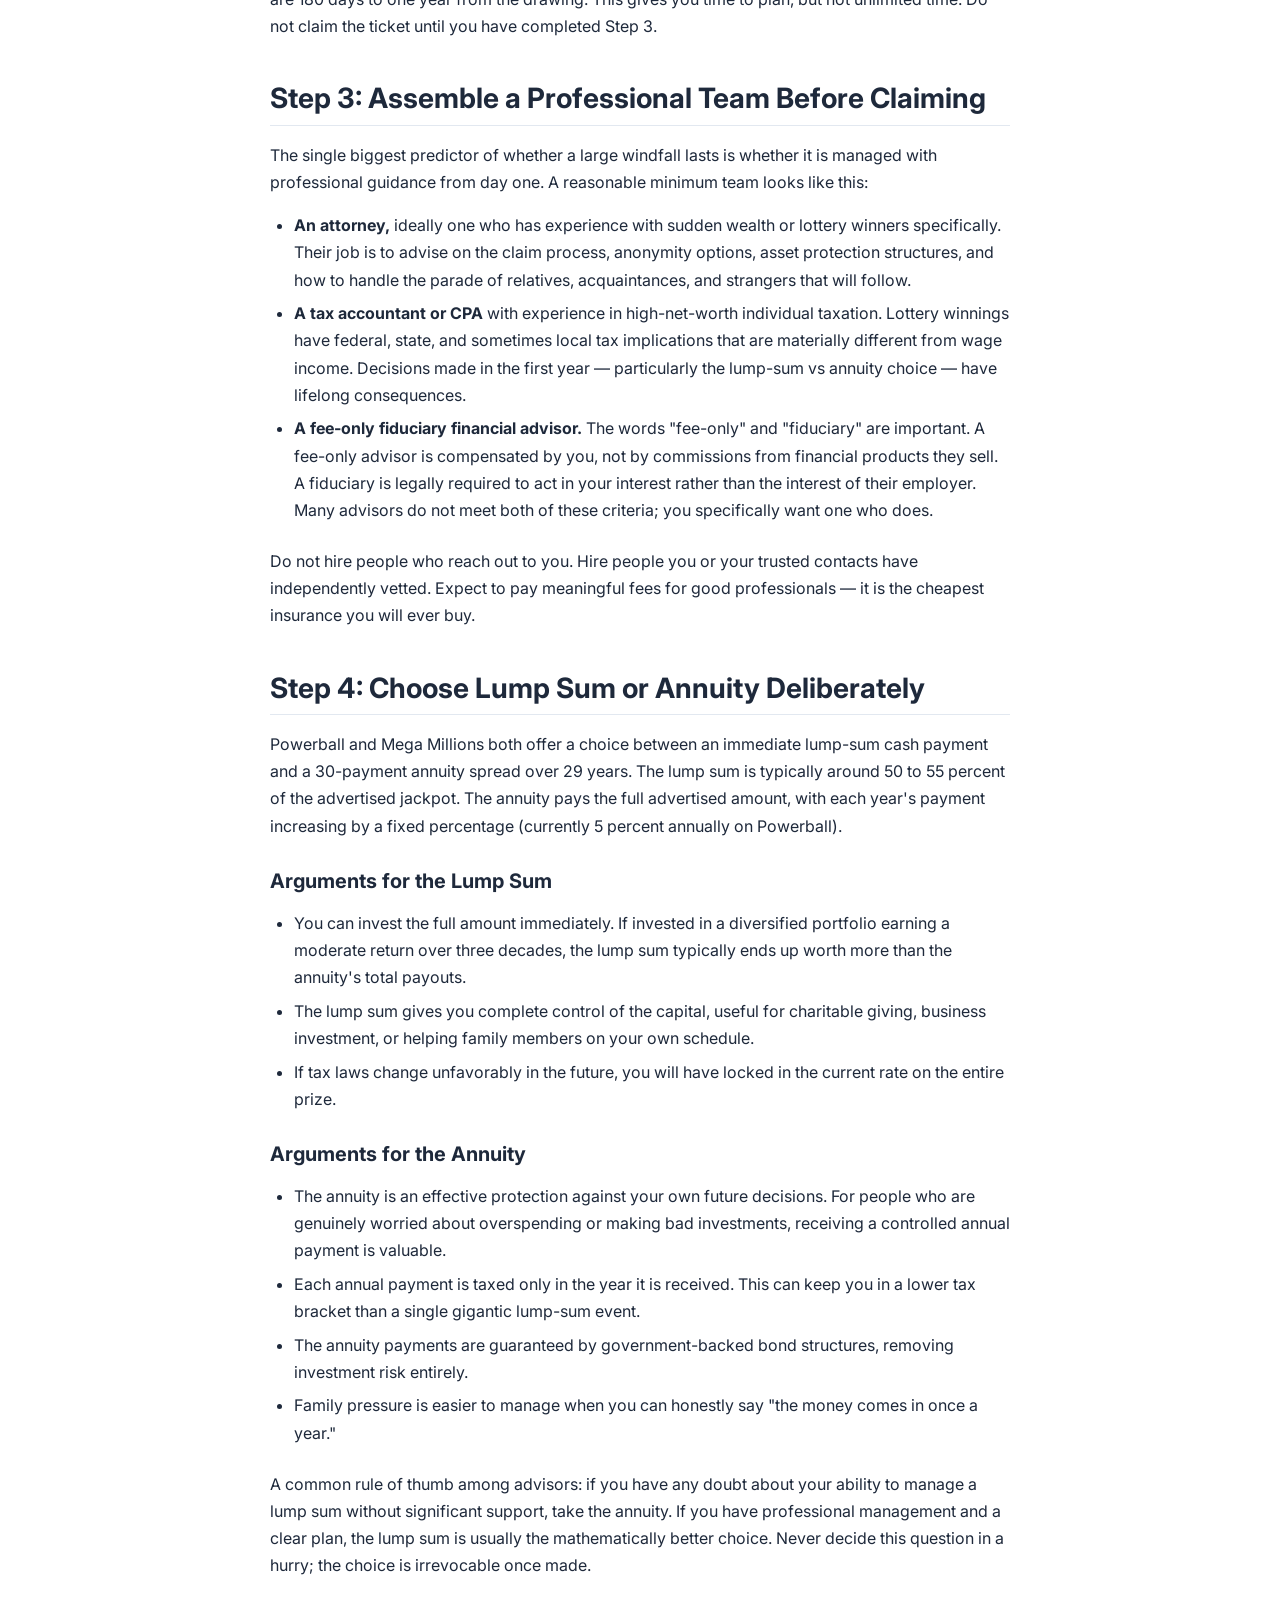
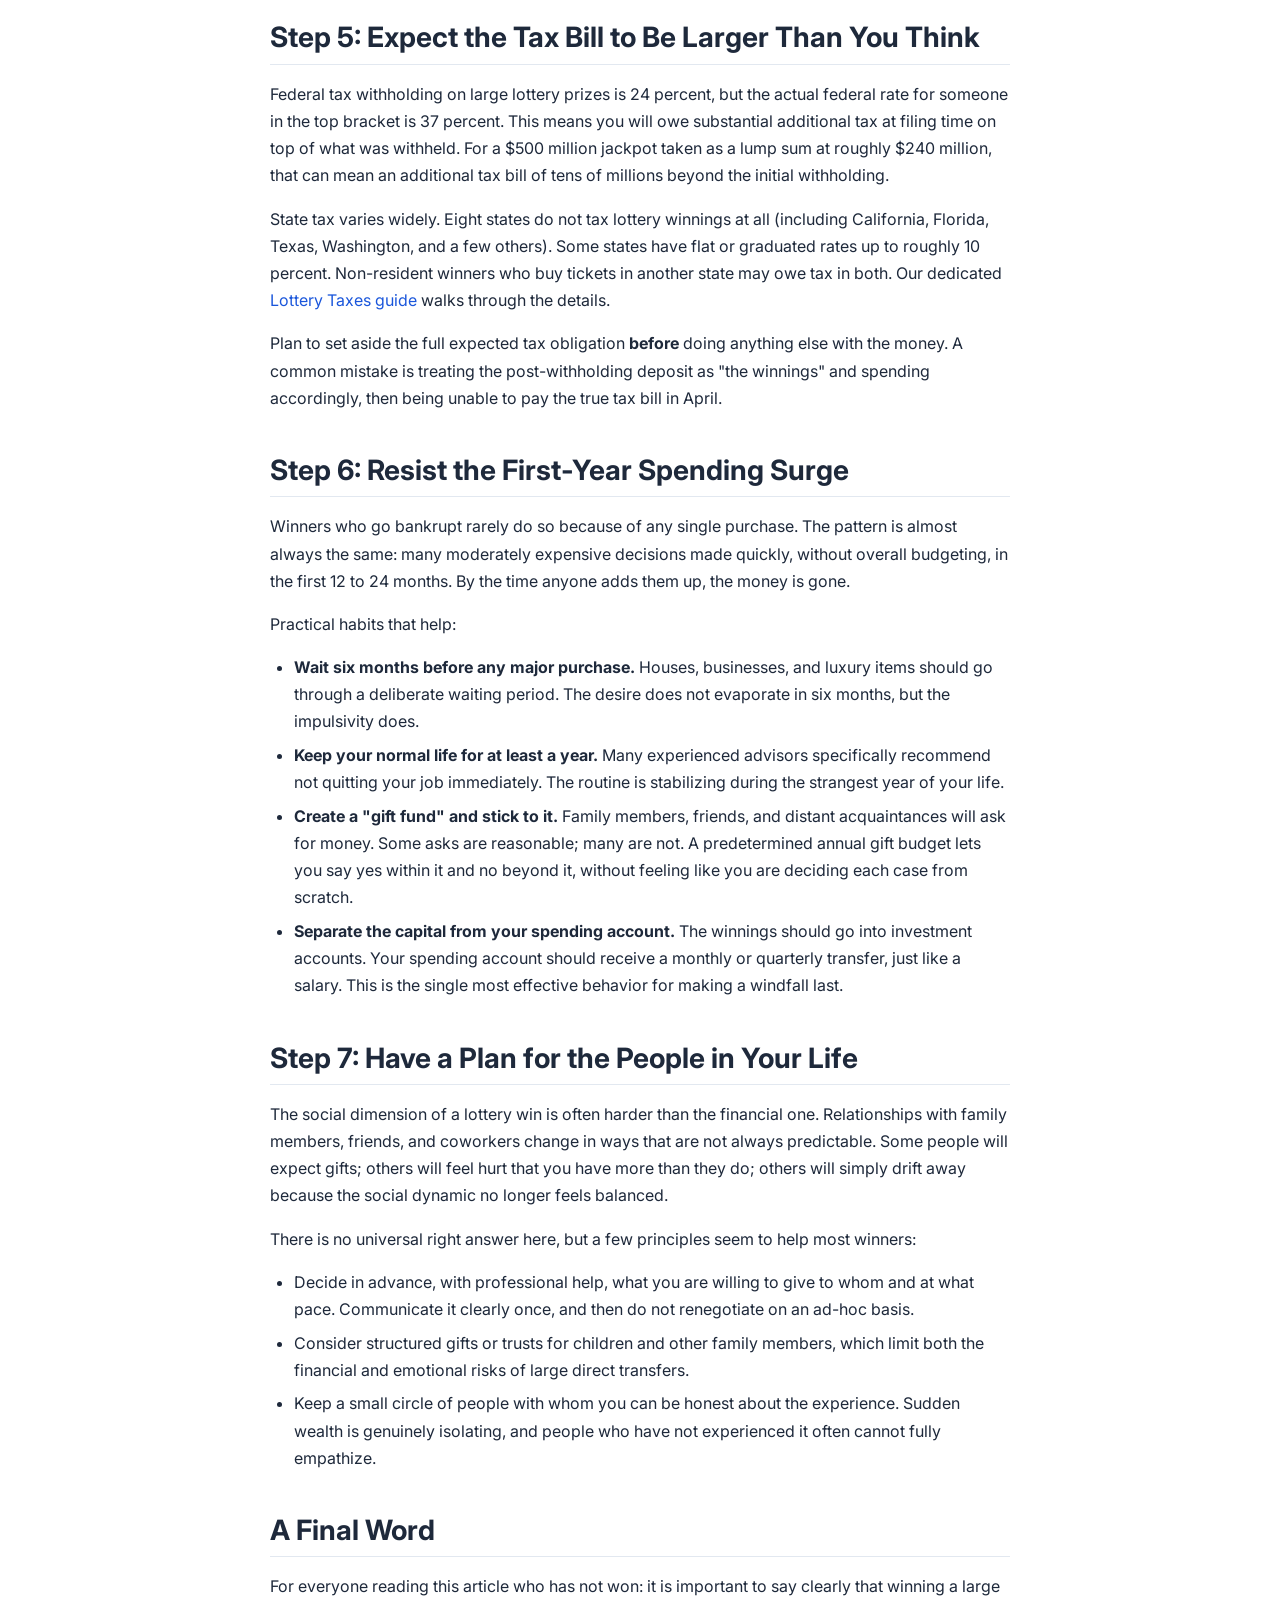
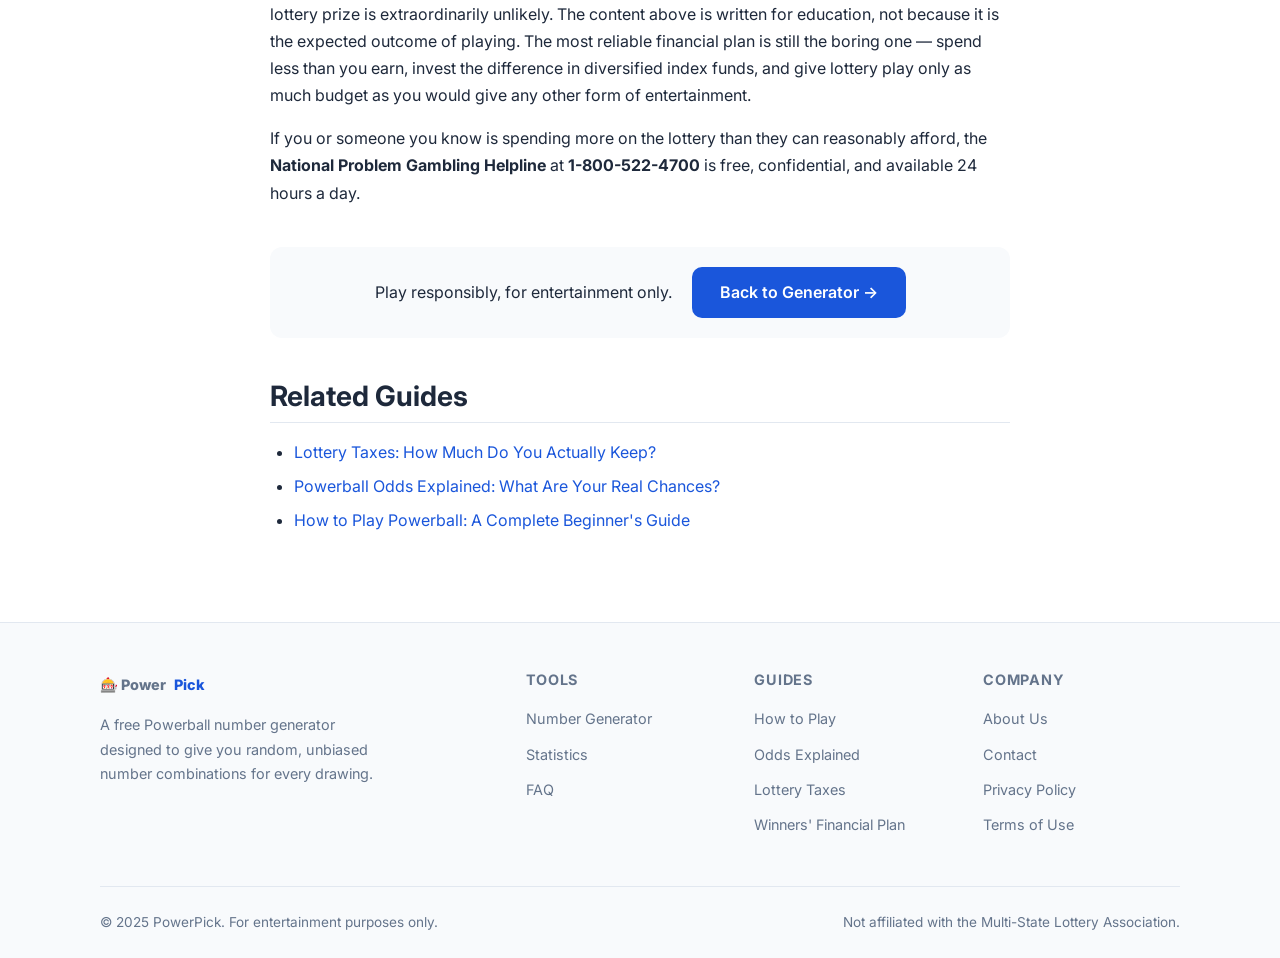
<file: guides/lottery-winners-financial-planning.html>
<!DOCTYPE html>
<html lang="en">
<head>
  <meta charset="UTF-8">
  <script type="text/javascript">(function(c,l,a,r,i,t,y){c[a]=c[a]||function(){(c[a].q=c[a].q||[]).push(arguments)};t=l.createElement(r);t.async=1;t.src="https://www.clarity.ms/tag/"+i;y=l.getElementsByTagName(r)[0];y.parentNode.insertBefore(t,y)})(window,document,"clarity","script","w0kabbhfxb");</script>
  <script async src="https://www.googletagmanager.com/gtag/js?id=G-N1R4P6101L"></script>
  <script>window.dataLayer=window.dataLayer||[];function gtag(){dataLayer.push(arguments)}gtag('js',new Date());gtag('config','G-N1R4P6101L');</script>
  <meta name="google-site-verification" content="S6r2ZnYHMpzaTs5MkenMKnBc4WN54vgJhxod-76jVZA">
  <meta name="google-adsense-account" content="ca-pub-9947991296914983">
  <meta name="viewport" content="width=device-width,initial-scale=1">
  <title>First Steps for Lottery Winners: A Financial Planning Guide - PowerPick</title>
  <meta name="description" content="If you win a significant lottery prize, the first 90 days are critical. This guide covers claim timing, professional advisors, lump sum vs annuity, and common pitfalls.">
  <meta name="robots" content="index, follow">
  <link rel="canonical" href="https://product-builder-lecture-75g.pages.dev/guides/lottery-winners-financial-planning.html">
  <link rel="preconnect" href="https://fonts.googleapis.com">
  <link rel="preconnect" href="https://fonts.gstatic.com" crossorigin>
  <link href="https://fonts.googleapis.com/css2?family=Inter:wght@400;500;600;700;800&display=swap" rel="stylesheet">
  <link rel="stylesheet" href="/css/style.css">
  <script async src="https://pagead2.googlesyndication.com/pagead/js/adsbygoogle.js?client=ca-pub-9947991296914983" crossorigin="anonymous"></script>
  <script type="application/ld+json">
  {"@context":"https://schema.org","@type":"Article","headline":"First Steps for Lottery Winners: A Financial Planning Guide","datePublished":"2026-03-25","dateModified":"2026-04-10","author":{"@type":"Organization","name":"PowerPick Team"},"publisher":{"@type":"Organization","name":"PowerPick"}}
  </script>
</head>
<body>

<header class="header">
  <div class="container">
    <a href="/" class="logo">&#127920; Power<span>Pick</span></a>
    <nav class="nav" id="main-nav">
      <a href="/">Generator</a>
      <a href="/guides/" class="active">Guides</a>
      <a href="/about.html">About</a>
      <a href="/contact.html">Contact</a>
    </nav>
    <div style="display:flex;gap:.5rem;align-items:center">
      <button class="theme-toggle" onclick="toggleTheme()" aria-label="Toggle dark mode">&#127769;</button>
      <button class="nav-toggle" onclick="toggleNav()" aria-label="Toggle menu">&#9776;</button>
    </div>
  </div>
</header>

<main>
<section class="section">
  <div class="container article">
    <div class="breadcrumb"><a href="/">Home</a> &rsaquo; <a href="/guides/">Guides</a> &rsaquo; Winner's Financial Planning</div>
    <h1>First Steps for Lottery Winners: A Financial Planning Guide</h1>
    <div class="meta">
      <span>By PowerPick Team</span>
      <span>Updated: April 2026</span>
      <span>12 min read</span>
    </div>

    <p>The story of a lottery winner losing everything has become something of an American folk tale. News coverage loves it, books have been written about it, and the statistics are real: a meaningful percentage of people who win large lottery prizes are bankrupt within a few years. It is easy to read those stories and think the problem is simple stupidity. But the honest answer is more sympathetic than that. Nothing in normal life prepares a person for the sudden arrival of eight or nine figures of wealth. The decisions that determine whether a windfall lasts are mostly made in the first few weeks, often before the winner has slept properly or understood what has actually happened. This guide is a practical checklist for that window.</p>

    <p><strong>Important:</strong> This article is general educational content, not personalized financial, legal, or tax advice. Any meaningful lottery win should involve hiring professionals before the ticket is cashed. If you are reading this because you just won a significant prize, <em>stop, do not call anyone else yet, and read the first section below very carefully.</em></p>

    <h2>Step 1: Before You Tell Anyone, Secure the Ticket</h2>
    <p>The single most important action in the first 24 hours is simply not losing the ticket and not letting it be stolen. That sounds obvious, but it is the step most often rushed.</p>
    <ul>
      <li><strong>Sign the back of the ticket.</strong> An unsigned ticket is a bearer instrument &mdash; whoever possesses it can attempt to claim it. Signing does not guarantee protection against every scenario, but it drastically reduces the risk of a lost or stolen ticket being cashed.</li>
      <li><strong>Take clear photographs of both sides.</strong> Store them in at least two different locations, such as a personal cloud folder and an email to yourself.</li>
      <li><strong>Put the physical ticket somewhere secure.</strong> A home safe, a bank safe deposit box, or a sealed envelope given to a trusted attorney are all reasonable options. Do not carry the ticket around while you figure out next steps.</li>
      <li><strong>Do not post about the win on social media.</strong> Not yet. Not a photo, not a cryptic caption, not a story. Once the information is online, every relative, former classmate, and scam artist in the world has your name.</li>
    </ul>

    <h2>Step 2: Understand Your State's Anonymity Rules</h2>
    <p>Whether you can claim a prize anonymously depends entirely on the laws of the state where the winning ticket was sold. As of the 2025 landscape:</p>
    <ul>
      <li><strong>States allowing some form of anonymity or pseudonymity for large prizes</strong> include (among others) Delaware, Kansas, Maryland, New Jersey, Ohio, South Carolina, Virginia, Texas, Georgia, Arizona, and North Dakota. Rules vary &mdash; some require a trust, some have prize-size thresholds, and some have changed recently.</li>
      <li><strong>Many states require public disclosure</strong> of the winner's name, city, and sometimes photograph. In those states, the only way to preserve privacy is to claim through a legal structure such as a blind trust or LLC, which introduces its own complications.</li>
    </ul>
    <p>Lottery winnings are not canceled if you miss the claim deadline, but claim deadlines are firm. Most are 180 days to one year from the drawing. This gives you time to plan, but not unlimited time. Do not claim the ticket until you have completed Step 3.</p>

    <h2>Step 3: Assemble a Professional Team Before Claiming</h2>
    <p>The single biggest predictor of whether a large windfall lasts is whether it is managed with professional guidance from day one. A reasonable minimum team looks like this:</p>
    <ul>
      <li><strong>An attorney,</strong> ideally one who has experience with sudden wealth or lottery winners specifically. Their job is to advise on the claim process, anonymity options, asset protection structures, and how to handle the parade of relatives, acquaintances, and strangers that will follow.</li>
      <li><strong>A tax accountant or CPA</strong> with experience in high-net-worth individual taxation. Lottery winnings have federal, state, and sometimes local tax implications that are materially different from wage income. Decisions made in the first year &mdash; particularly the lump-sum vs annuity choice &mdash; have lifelong consequences.</li>
      <li><strong>A fee-only fiduciary financial advisor.</strong> The words "fee-only" and "fiduciary" are important. A fee-only advisor is compensated by you, not by commissions from financial products they sell. A fiduciary is legally required to act in your interest rather than the interest of their employer. Many advisors do not meet both of these criteria; you specifically want one who does.</li>
    </ul>
    <p>Do not hire people who reach out to you. Hire people you or your trusted contacts have independently vetted. Expect to pay meaningful fees for good professionals &mdash; it is the cheapest insurance you will ever buy.</p>

    <h2>Step 4: Choose Lump Sum or Annuity Deliberately</h2>
    <p>Powerball and Mega Millions both offer a choice between an immediate lump-sum cash payment and a 30-payment annuity spread over 29 years. The lump sum is typically around 50 to 55 percent of the advertised jackpot. The annuity pays the full advertised amount, with each year's payment increasing by a fixed percentage (currently 5 percent annually on Powerball).</p>

    <h3>Arguments for the Lump Sum</h3>
    <ul>
      <li>You can invest the full amount immediately. If invested in a diversified portfolio earning a moderate return over three decades, the lump sum typically ends up worth more than the annuity's total payouts.</li>
      <li>The lump sum gives you complete control of the capital, useful for charitable giving, business investment, or helping family members on your own schedule.</li>
      <li>If tax laws change unfavorably in the future, you will have locked in the current rate on the entire prize.</li>
    </ul>

    <h3>Arguments for the Annuity</h3>
    <ul>
      <li>The annuity is an effective protection against your own future decisions. For people who are genuinely worried about overspending or making bad investments, receiving a controlled annual payment is valuable.</li>
      <li>Each annual payment is taxed only in the year it is received. This can keep you in a lower tax bracket than a single gigantic lump-sum event.</li>
      <li>The annuity payments are guaranteed by government-backed bond structures, removing investment risk entirely.</li>
      <li>Family pressure is easier to manage when you can honestly say "the money comes in once a year."</li>
    </ul>
    <p>A common rule of thumb among advisors: if you have any doubt about your ability to manage a lump sum without significant support, take the annuity. If you have professional management and a clear plan, the lump sum is usually the mathematically better choice. Never decide this question in a hurry; the choice is irrevocable once made.</p>

    <h2>Step 5: Expect the Tax Bill to Be Larger Than You Think</h2>
    <p>Federal tax withholding on large lottery prizes is 24 percent, but the actual federal rate for someone in the top bracket is 37 percent. This means you will owe substantial additional tax at filing time on top of what was withheld. For a $500 million jackpot taken as a lump sum at roughly $240 million, that can mean an additional tax bill of tens of millions beyond the initial withholding.</p>
    <p>State tax varies widely. Eight states do not tax lottery winnings at all (including California, Florida, Texas, Washington, and a few others). Some states have flat or graduated rates up to roughly 10 percent. Non-resident winners who buy tickets in another state may owe tax in both. Our dedicated <a href="/guides/lottery-taxes-guide.html">Lottery Taxes guide</a> walks through the details.</p>
    <p>Plan to set aside the full expected tax obligation <strong>before</strong> doing anything else with the money. A common mistake is treating the post-withholding deposit as "the winnings" and spending accordingly, then being unable to pay the true tax bill in April.</p>

    <h2>Step 6: Resist the First-Year Spending Surge</h2>
    <p>Winners who go bankrupt rarely do so because of any single purchase. The pattern is almost always the same: many moderately expensive decisions made quickly, without overall budgeting, in the first 12 to 24 months. By the time anyone adds them up, the money is gone.</p>
    <p>Practical habits that help:</p>
    <ul>
      <li><strong>Wait six months before any major purchase.</strong> Houses, businesses, and luxury items should go through a deliberate waiting period. The desire does not evaporate in six months, but the impulsivity does.</li>
      <li><strong>Keep your normal life for at least a year.</strong> Many experienced advisors specifically recommend not quitting your job immediately. The routine is stabilizing during the strangest year of your life.</li>
      <li><strong>Create a "gift fund" and stick to it.</strong> Family members, friends, and distant acquaintances will ask for money. Some asks are reasonable; many are not. A predetermined annual gift budget lets you say yes within it and no beyond it, without feeling like you are deciding each case from scratch.</li>
      <li><strong>Separate the capital from your spending account.</strong> The winnings should go into investment accounts. Your spending account should receive a monthly or quarterly transfer, just like a salary. This is the single most effective behavior for making a windfall last.</li>
    </ul>

    <h2>Step 7: Have a Plan for the People in Your Life</h2>
    <p>The social dimension of a lottery win is often harder than the financial one. Relationships with family members, friends, and coworkers change in ways that are not always predictable. Some people will expect gifts; others will feel hurt that you have more than they do; others will simply drift away because the social dynamic no longer feels balanced.</p>
    <p>There is no universal right answer here, but a few principles seem to help most winners:</p>
    <ul>
      <li>Decide in advance, with professional help, what you are willing to give to whom and at what pace. Communicate it clearly once, and then do not renegotiate on an ad-hoc basis.</li>
      <li>Consider structured gifts or trusts for children and other family members, which limit both the financial and emotional risks of large direct transfers.</li>
      <li>Keep a small circle of people with whom you can be honest about the experience. Sudden wealth is genuinely isolating, and people who have not experienced it often cannot fully empathize.</li>
    </ul>

    <h2>A Final Word</h2>
    <p>For everyone reading this article who has not won: it is important to say clearly that winning a large lottery prize is extraordinarily unlikely. The content above is written for education, not because it is the expected outcome of playing. The most reliable financial plan is still the boring one &mdash; spend less than you earn, invest the difference in diversified index funds, and give lottery play only as much budget as you would give any other form of entertainment.</p>
    <p>If you or someone you know is spending more on the lottery than they can reasonably afford, the <strong>National Problem Gambling Helpline</strong> at <strong>1-800-522-4700</strong> is free, confidential, and available 24 hours a day.</p>

    <p style="margin-top:2.5rem;padding:1.25rem;background:var(--bg-alt);border-radius:var(--radius);text-align:center">
      Play responsibly, for entertainment only. <a href="/#generator" class="btn btn-primary" style="margin-left:1rem">Back to Generator &rarr;</a>
    </p>

    <h2 style="margin-top:2.5rem">Related Guides</h2>
    <ul>
      <li><a href="/guides/lottery-taxes-guide.html">Lottery Taxes: How Much Do You Actually Keep?</a></li>
      <li><a href="/guides/powerball-odds-explained.html">Powerball Odds Explained: What Are Your Real Chances?</a></li>
      <li><a href="/guides/how-to-play-powerball.html">How to Play Powerball: A Complete Beginner's Guide</a></li>
    </ul>
  </div>
</section>
</main>

<footer class="footer">
  <div class="container">
    <div class="footer-grid">
      <div>
        <a href="/" class="logo" style="margin-bottom:1rem;display:inline-flex">&#127920; Power<span>Pick</span></a>
        <p style="color:var(--text-muted);font-size:.9rem;max-width:300px">A free Powerball number generator designed to give you random, unbiased number combinations for every drawing.</p>
      </div>
      <div><h4>Tools</h4><ul><li><a href="/#generator">Number Generator</a></li><li><a href="/#stats">Statistics</a></li><li><a href="/#faq">FAQ</a></li></ul></div>
      <div><h4>Guides</h4><ul><li><a href="/guides/how-to-play-powerball.html">How to Play</a></li><li><a href="/guides/powerball-odds-explained.html">Odds Explained</a></li><li><a href="/guides/lottery-taxes-guide.html">Lottery Taxes</a></li><li><a href="/guides/lottery-winners-financial-planning.html">Winners' Financial Plan</a></li></ul></div>
      <div><h4>Company</h4><ul><li><a href="/about.html">About Us</a></li><li><a href="/contact.html">Contact</a></li><li><a href="/privacy.html">Privacy Policy</a></li><li><a href="/terms.html">Terms of Use</a></li></ul></div>
    </div>
    <div class="footer-bottom"><span>&copy; 2025 PowerPick. For entertainment purposes only.</span><span>Not affiliated with the Multi-State Lottery Association.</span></div>
  </div>
</footer>
<script src="/js/main.js"></script>
</body>
</html>
</file>
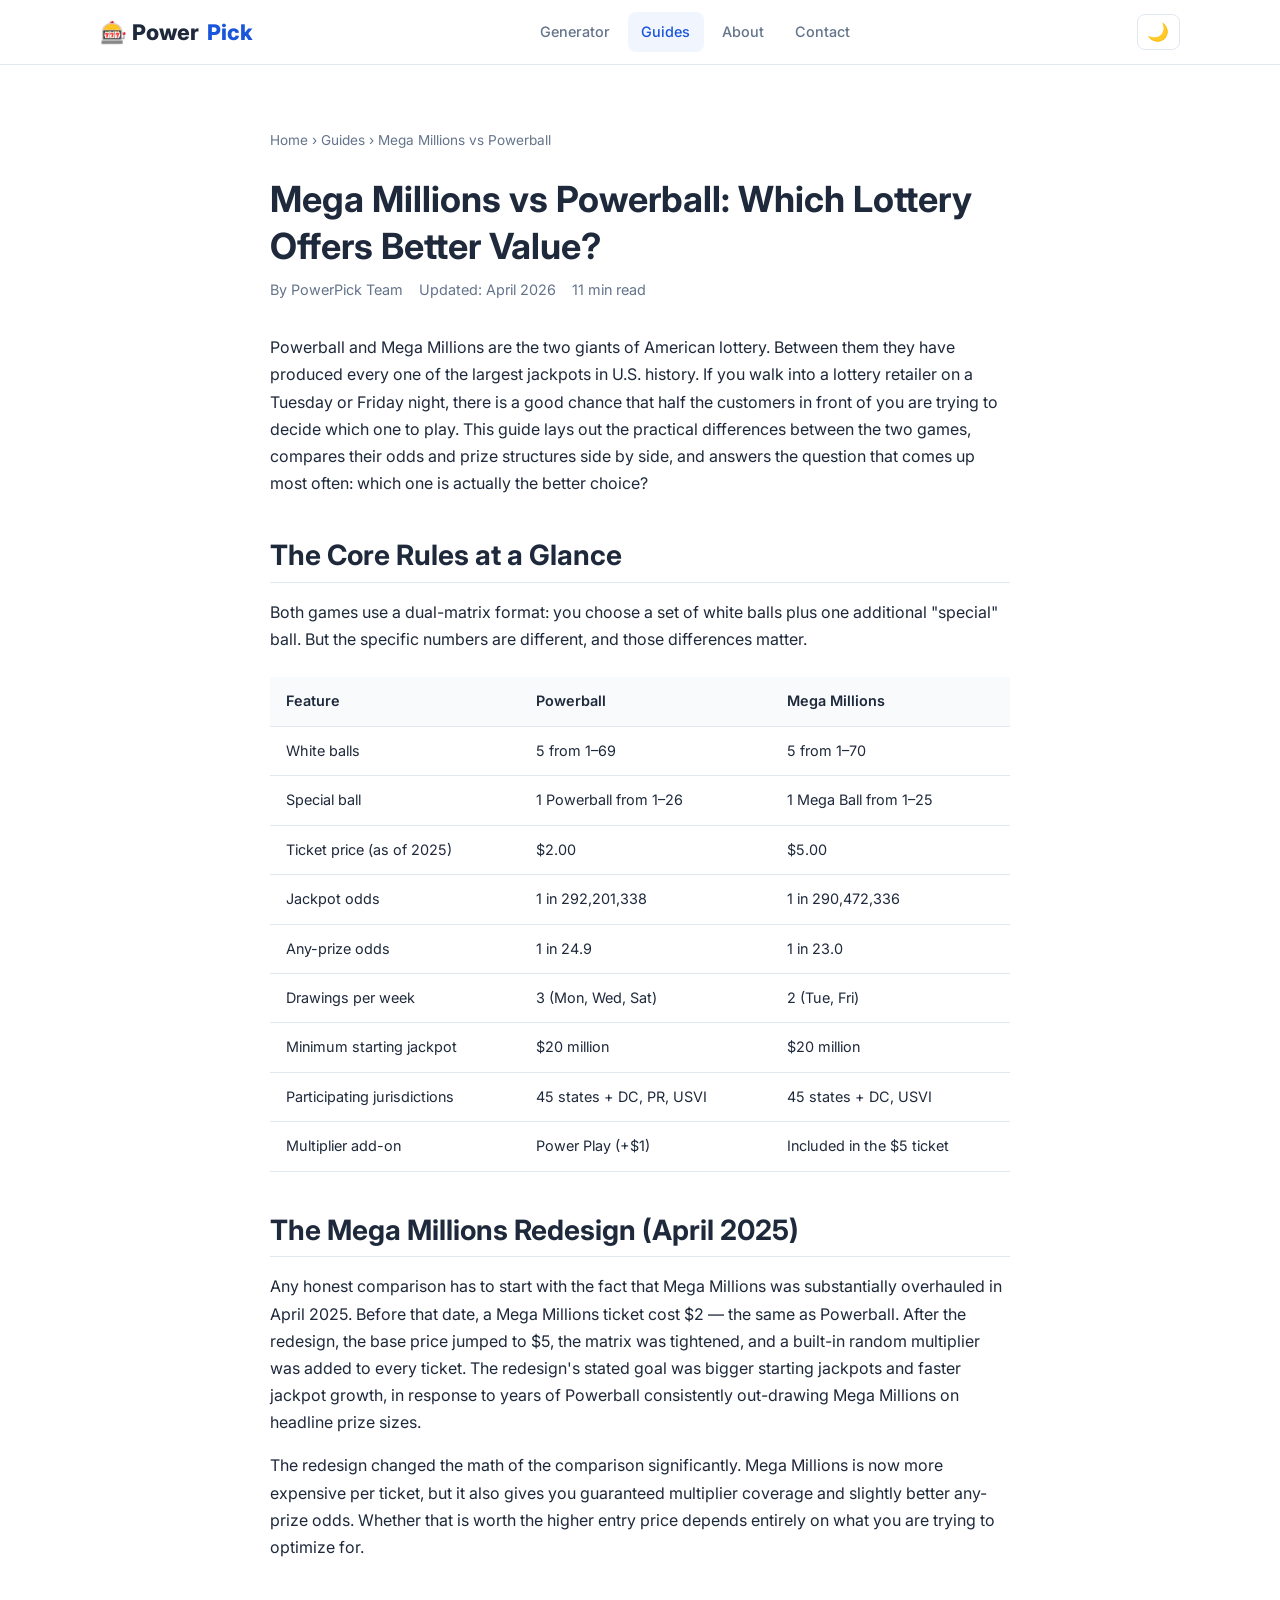
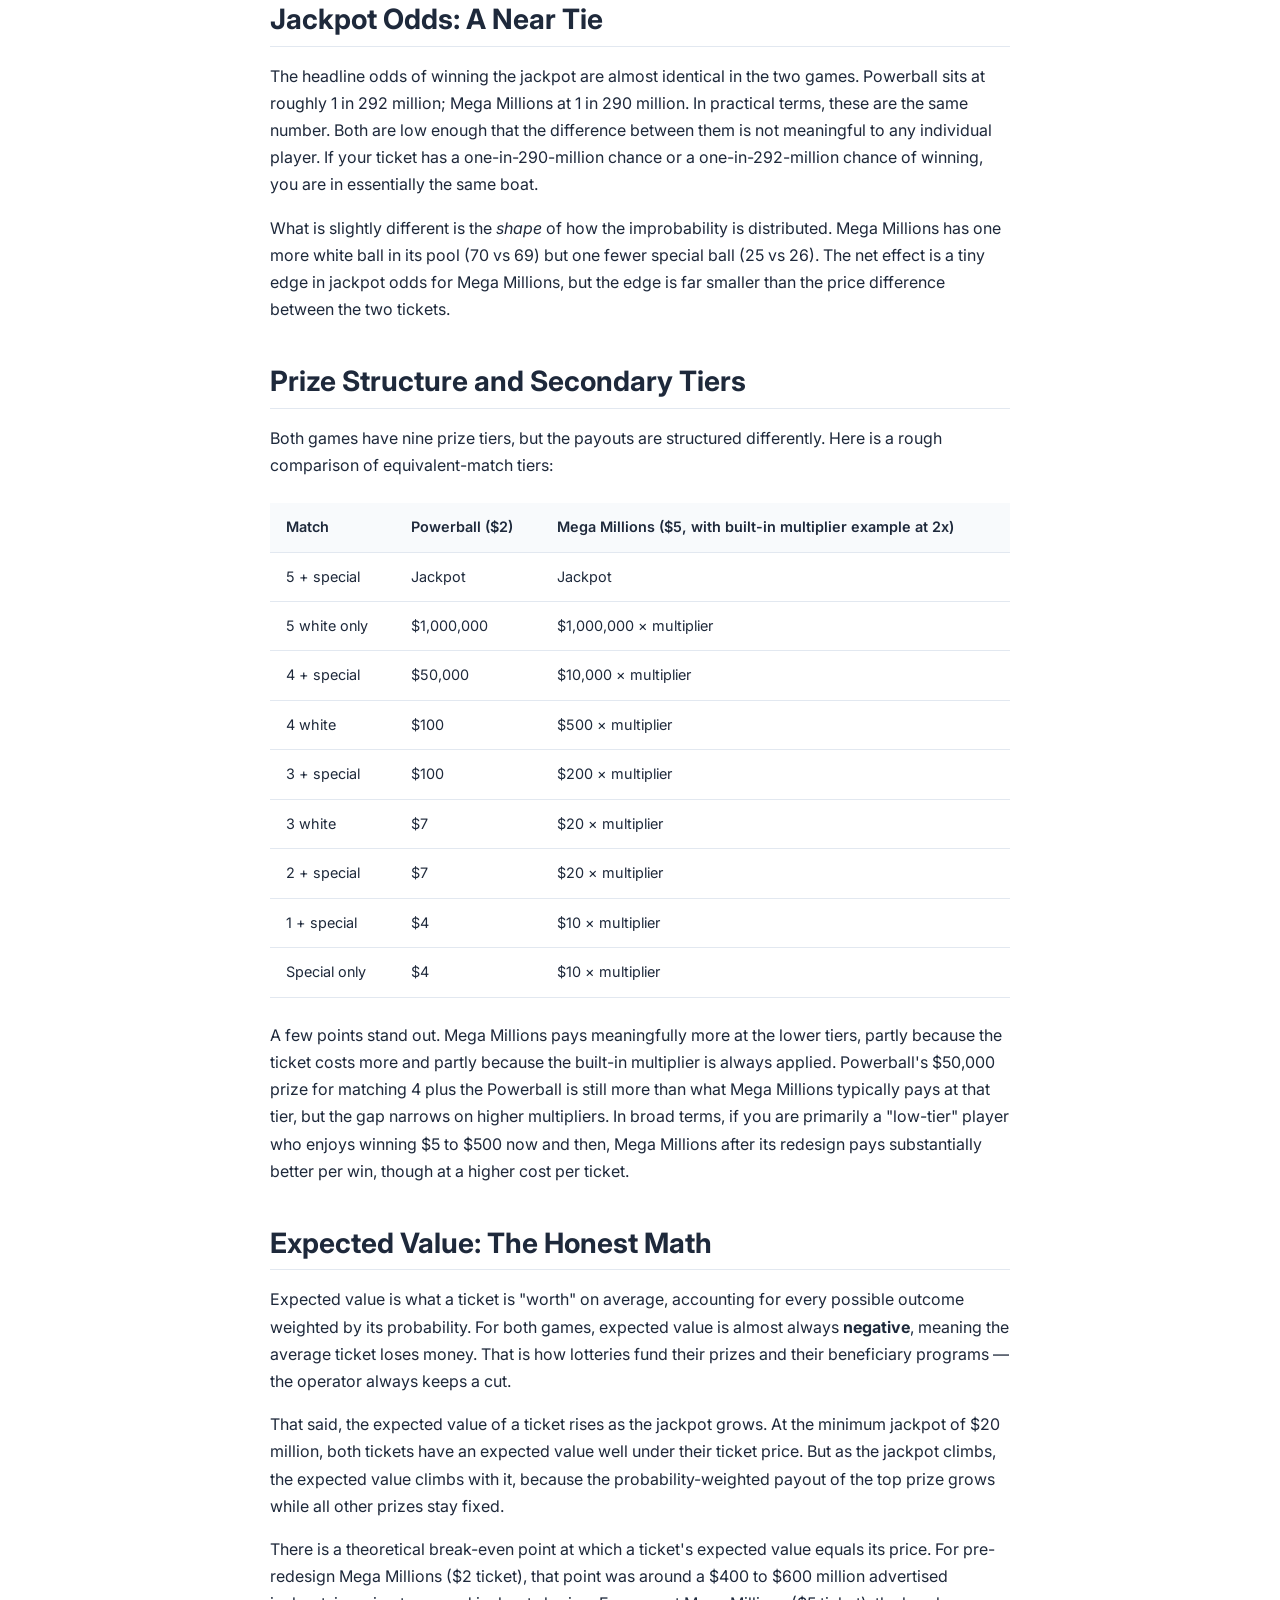
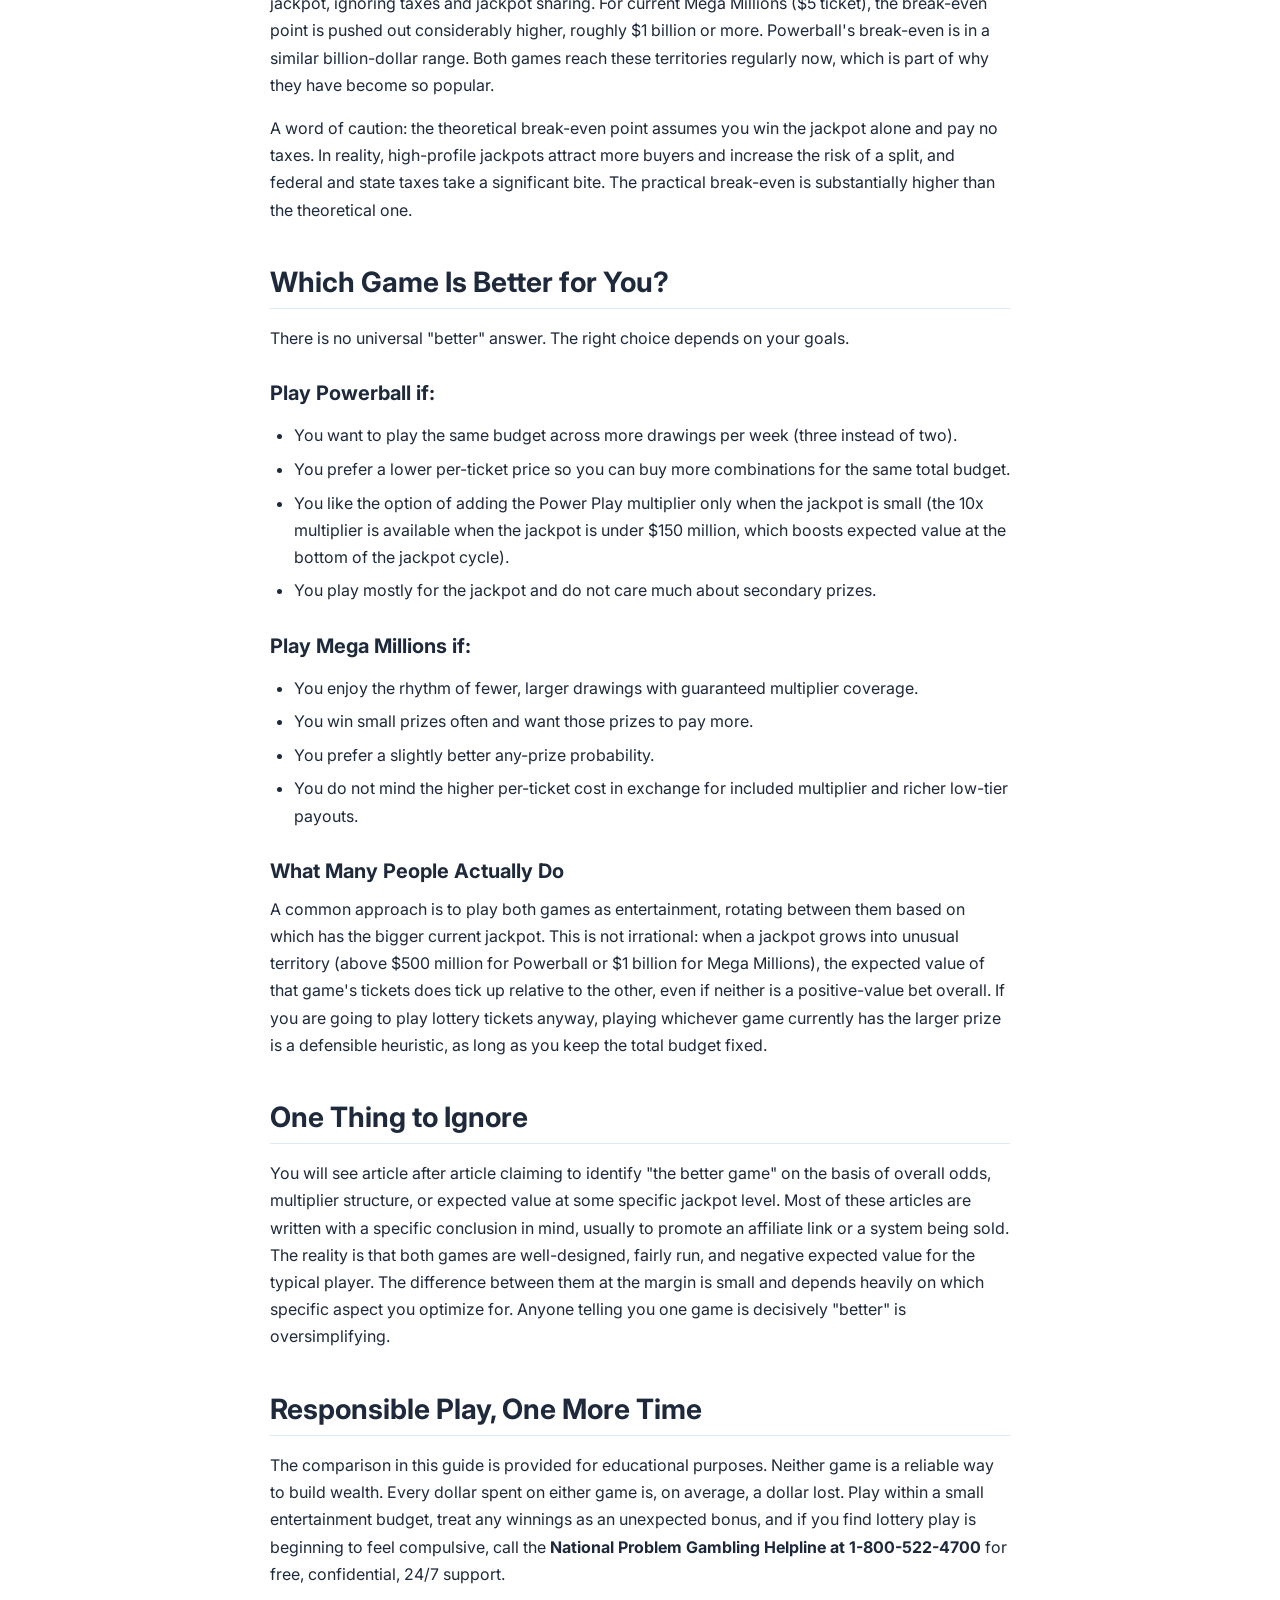
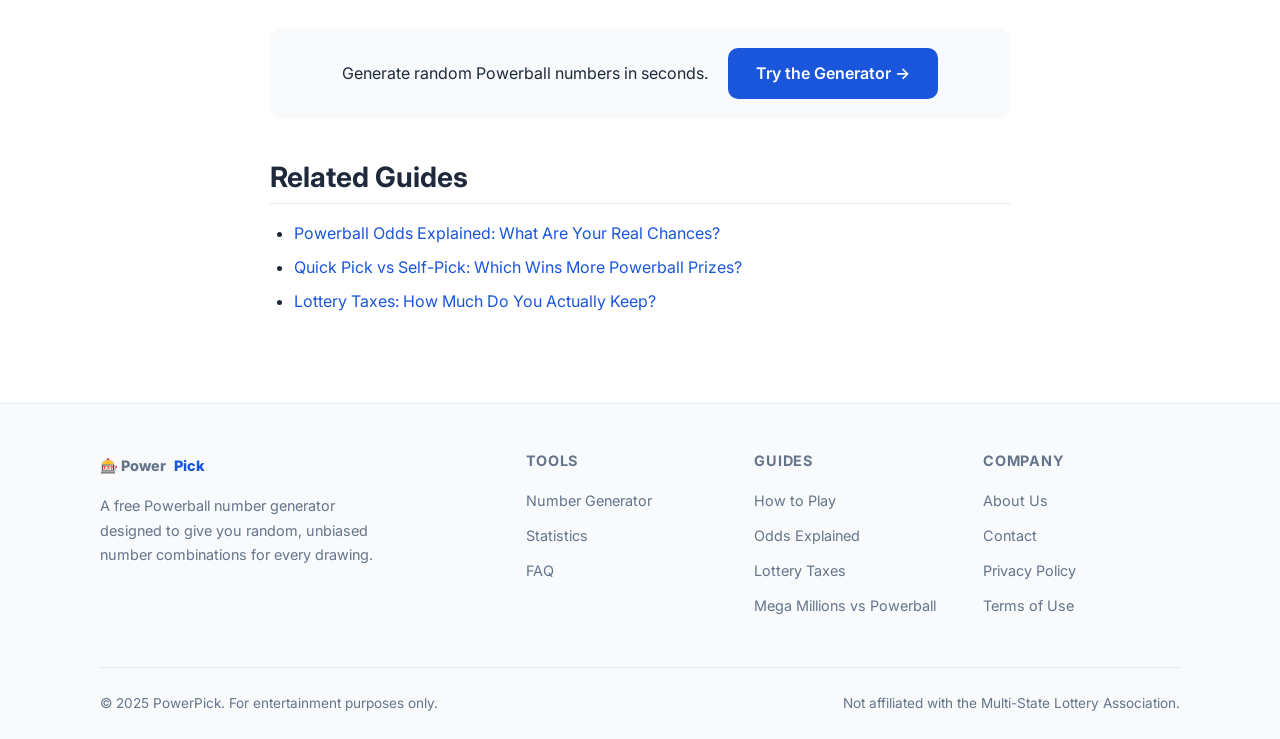
<file: guides/mega-millions-vs-powerball.html>
<!DOCTYPE html>
<html lang="en">
<head>
  <meta charset="UTF-8">
  <script type="text/javascript">(function(c,l,a,r,i,t,y){c[a]=c[a]||function(){(c[a].q=c[a].q||[]).push(arguments)};t=l.createElement(r);t.async=1;t.src="https://www.clarity.ms/tag/"+i;y=l.getElementsByTagName(r)[0];y.parentNode.insertBefore(t,y)})(window,document,"clarity","script","w0kabbhfxb");</script>
  <script async src="https://www.googletagmanager.com/gtag/js?id=G-N1R4P6101L"></script>
  <script>window.dataLayer=window.dataLayer||[];function gtag(){dataLayer.push(arguments)}gtag('js',new Date());gtag('config','G-N1R4P6101L');</script>
  <meta name="google-site-verification" content="S6r2ZnYHMpzaTs5MkenMKnBc4WN54vgJhxod-76jVZA">
  <meta name="google-adsense-account" content="ca-pub-9947991296914983">
  <meta name="viewport" content="width=device-width,initial-scale=1">
  <title>Mega Millions vs Powerball: Which Lottery Offers Better Value? - PowerPick</title>
  <meta name="description" content="Side-by-side comparison of Mega Millions and Powerball: odds, ticket price, prize structure, expected value, and which game is objectively better for different players.">
  <meta name="robots" content="index, follow">
  <link rel="canonical" href="https://product-builder-lecture-75g.pages.dev/guides/mega-millions-vs-powerball.html">
  <link rel="preconnect" href="https://fonts.googleapis.com">
  <link rel="preconnect" href="https://fonts.gstatic.com" crossorigin>
  <link href="https://fonts.googleapis.com/css2?family=Inter:wght@400;500;600;700;800&display=swap" rel="stylesheet">
  <link rel="stylesheet" href="/css/style.css">
  <script async src="https://pagead2.googlesyndication.com/pagead/js/adsbygoogle.js?client=ca-pub-9947991296914983" crossorigin="anonymous"></script>
  <script type="application/ld+json">
  {"@context":"https://schema.org","@type":"Article","headline":"Mega Millions vs Powerball: Which Lottery Offers Better Value?","datePublished":"2026-03-20","dateModified":"2026-04-10","author":{"@type":"Organization","name":"PowerPick Team"},"publisher":{"@type":"Organization","name":"PowerPick"}}
  </script>
</head>
<body>

<header class="header">
  <div class="container">
    <a href="/" class="logo">&#127920; Power<span>Pick</span></a>
    <nav class="nav" id="main-nav">
      <a href="/">Generator</a>
      <a href="/guides/" class="active">Guides</a>
      <a href="/about.html">About</a>
      <a href="/contact.html">Contact</a>
    </nav>
    <div style="display:flex;gap:.5rem;align-items:center">
      <button class="theme-toggle" onclick="toggleTheme()" aria-label="Toggle dark mode">&#127769;</button>
      <button class="nav-toggle" onclick="toggleNav()" aria-label="Toggle menu">&#9776;</button>
    </div>
  </div>
</header>

<main>
<section class="section">
  <div class="container article">
    <div class="breadcrumb"><a href="/">Home</a> &rsaquo; <a href="/guides/">Guides</a> &rsaquo; Mega Millions vs Powerball</div>
    <h1>Mega Millions vs Powerball: Which Lottery Offers Better Value?</h1>
    <div class="meta">
      <span>By PowerPick Team</span>
      <span>Updated: April 2026</span>
      <span>11 min read</span>
    </div>

    <p>Powerball and Mega Millions are the two giants of American lottery. Between them they have produced every one of the largest jackpots in U.S. history. If you walk into a lottery retailer on a Tuesday or Friday night, there is a good chance that half the customers in front of you are trying to decide which one to play. This guide lays out the practical differences between the two games, compares their odds and prize structures side by side, and answers the question that comes up most often: which one is actually the better choice?</p>

    <h2>The Core Rules at a Glance</h2>
    <p>Both games use a dual-matrix format: you choose a set of white balls plus one additional "special" ball. But the specific numbers are different, and those differences matter.</p>

    <div class="table-wrap">
      <table>
        <thead>
          <tr><th>Feature</th><th>Powerball</th><th>Mega Millions</th></tr>
        </thead>
        <tbody>
          <tr><td>White balls</td><td>5 from 1&ndash;69</td><td>5 from 1&ndash;70</td></tr>
          <tr><td>Special ball</td><td>1 Powerball from 1&ndash;26</td><td>1 Mega Ball from 1&ndash;25</td></tr>
          <tr><td>Ticket price (as of 2025)</td><td>$2.00</td><td>$5.00</td></tr>
          <tr><td>Jackpot odds</td><td>1 in 292,201,338</td><td>1 in 290,472,336</td></tr>
          <tr><td>Any-prize odds</td><td>1 in 24.9</td><td>1 in 23.0</td></tr>
          <tr><td>Drawings per week</td><td>3 (Mon, Wed, Sat)</td><td>2 (Tue, Fri)</td></tr>
          <tr><td>Minimum starting jackpot</td><td>$20 million</td><td>$20 million</td></tr>
          <tr><td>Participating jurisdictions</td><td>45 states + DC, PR, USVI</td><td>45 states + DC, USVI</td></tr>
          <tr><td>Multiplier add-on</td><td>Power Play (+$1)</td><td>Included in the $5 ticket</td></tr>
        </tbody>
      </table>
    </div>

    <h2>The Mega Millions Redesign (April 2025)</h2>
    <p>Any honest comparison has to start with the fact that Mega Millions was substantially overhauled in April 2025. Before that date, a Mega Millions ticket cost $2 &mdash; the same as Powerball. After the redesign, the base price jumped to $5, the matrix was tightened, and a built-in random multiplier was added to every ticket. The redesign's stated goal was bigger starting jackpots and faster jackpot growth, in response to years of Powerball consistently out-drawing Mega Millions on headline prize sizes.</p>
    <p>The redesign changed the math of the comparison significantly. Mega Millions is now more expensive per ticket, but it also gives you guaranteed multiplier coverage and slightly better any-prize odds. Whether that is worth the higher entry price depends entirely on what you are trying to optimize for.</p>

    <h2>Jackpot Odds: A Near Tie</h2>
    <p>The headline odds of winning the jackpot are almost identical in the two games. Powerball sits at roughly 1 in 292 million; Mega Millions at 1 in 290 million. In practical terms, these are the same number. Both are low enough that the difference between them is not meaningful to any individual player. If your ticket has a one-in-290-million chance or a one-in-292-million chance of winning, you are in essentially the same boat.</p>
    <p>What is slightly different is the <em>shape</em> of how the improbability is distributed. Mega Millions has one more white ball in its pool (70 vs 69) but one fewer special ball (25 vs 26). The net effect is a tiny edge in jackpot odds for Mega Millions, but the edge is far smaller than the price difference between the two tickets.</p>

    <h2>Prize Structure and Secondary Tiers</h2>
    <p>Both games have nine prize tiers, but the payouts are structured differently. Here is a rough comparison of equivalent-match tiers:</p>

    <div class="table-wrap">
      <table>
        <thead>
          <tr><th>Match</th><th>Powerball ($2)</th><th>Mega Millions ($5, with built-in multiplier example at 2x)</th></tr>
        </thead>
        <tbody>
          <tr><td>5 + special</td><td>Jackpot</td><td>Jackpot</td></tr>
          <tr><td>5 white only</td><td>$1,000,000</td><td>$1,000,000 &times; multiplier</td></tr>
          <tr><td>4 + special</td><td>$50,000</td><td>$10,000 &times; multiplier</td></tr>
          <tr><td>4 white</td><td>$100</td><td>$500 &times; multiplier</td></tr>
          <tr><td>3 + special</td><td>$100</td><td>$200 &times; multiplier</td></tr>
          <tr><td>3 white</td><td>$7</td><td>$20 &times; multiplier</td></tr>
          <tr><td>2 + special</td><td>$7</td><td>$20 &times; multiplier</td></tr>
          <tr><td>1 + special</td><td>$4</td><td>$10 &times; multiplier</td></tr>
          <tr><td>Special only</td><td>$4</td><td>$10 &times; multiplier</td></tr>
        </tbody>
      </table>
    </div>

    <p>A few points stand out. Mega Millions pays meaningfully more at the lower tiers, partly because the ticket costs more and partly because the built-in multiplier is always applied. Powerball's $50,000 prize for matching 4 plus the Powerball is still more than what Mega Millions typically pays at that tier, but the gap narrows on higher multipliers. In broad terms, if you are primarily a "low-tier" player who enjoys winning $5 to $500 now and then, Mega Millions after its redesign pays substantially better per win, though at a higher cost per ticket.</p>

    <h2>Expected Value: The Honest Math</h2>
    <p>Expected value is what a ticket is "worth" on average, accounting for every possible outcome weighted by its probability. For both games, expected value is almost always <strong>negative</strong>, meaning the average ticket loses money. That is how lotteries fund their prizes and their beneficiary programs &mdash; the operator always keeps a cut.</p>
    <p>That said, the expected value of a ticket rises as the jackpot grows. At the minimum jackpot of $20 million, both tickets have an expected value well under their ticket price. But as the jackpot climbs, the expected value climbs with it, because the probability-weighted payout of the top prize grows while all other prizes stay fixed.</p>
    <p>There is a theoretical break-even point at which a ticket's expected value equals its price. For pre-redesign Mega Millions ($2 ticket), that point was around a $400 to $600 million advertised jackpot, ignoring taxes and jackpot sharing. For current Mega Millions ($5 ticket), the break-even point is pushed out considerably higher, roughly $1 billion or more. Powerball's break-even is in a similar billion-dollar range. Both games reach these territories regularly now, which is part of why they have become so popular.</p>
    <p>A word of caution: the theoretical break-even point assumes you win the jackpot alone and pay no taxes. In reality, high-profile jackpots attract more buyers and increase the risk of a split, and federal and state taxes take a significant bite. The practical break-even is substantially higher than the theoretical one.</p>

    <h2>Which Game Is Better for You?</h2>
    <p>There is no universal "better" answer. The right choice depends on your goals.</p>

    <h3>Play Powerball if:</h3>
    <ul>
      <li>You want to play the same budget across more drawings per week (three instead of two).</li>
      <li>You prefer a lower per-ticket price so you can buy more combinations for the same total budget.</li>
      <li>You like the option of adding the Power Play multiplier only when the jackpot is small (the 10x multiplier is available when the jackpot is under $150 million, which boosts expected value at the bottom of the jackpot cycle).</li>
      <li>You play mostly for the jackpot and do not care much about secondary prizes.</li>
    </ul>

    <h3>Play Mega Millions if:</h3>
    <ul>
      <li>You enjoy the rhythm of fewer, larger drawings with guaranteed multiplier coverage.</li>
      <li>You win small prizes often and want those prizes to pay more.</li>
      <li>You prefer a slightly better any-prize probability.</li>
      <li>You do not mind the higher per-ticket cost in exchange for included multiplier and richer low-tier payouts.</li>
    </ul>

    <h3>What Many People Actually Do</h3>
    <p>A common approach is to play both games as entertainment, rotating between them based on which has the bigger current jackpot. This is not irrational: when a jackpot grows into unusual territory (above $500 million for Powerball or $1 billion for Mega Millions), the expected value of that game's tickets does tick up relative to the other, even if neither is a positive-value bet overall. If you are going to play lottery tickets anyway, playing whichever game currently has the larger prize is a defensible heuristic, as long as you keep the total budget fixed.</p>

    <h2>One Thing to Ignore</h2>
    <p>You will see article after article claiming to identify "the better game" on the basis of overall odds, multiplier structure, or expected value at some specific jackpot level. Most of these articles are written with a specific conclusion in mind, usually to promote an affiliate link or a system being sold. The reality is that both games are well-designed, fairly run, and negative expected value for the typical player. The difference between them at the margin is small and depends heavily on which specific aspect you optimize for. Anyone telling you one game is decisively "better" is oversimplifying.</p>

    <h2>Responsible Play, One More Time</h2>
    <p>The comparison in this guide is provided for educational purposes. Neither game is a reliable way to build wealth. Every dollar spent on either game is, on average, a dollar lost. Play within a small entertainment budget, treat any winnings as an unexpected bonus, and if you find lottery play is beginning to feel compulsive, call the <strong>National Problem Gambling Helpline at 1-800-522-4700</strong> for free, confidential, 24/7 support.</p>

    <p style="margin-top:2.5rem;padding:1.25rem;background:var(--bg-alt);border-radius:var(--radius);text-align:center">
      Generate random Powerball numbers in seconds. <a href="/#generator" class="btn btn-primary" style="margin-left:1rem">Try the Generator &rarr;</a>
    </p>

    <h2 style="margin-top:2.5rem">Related Guides</h2>
    <ul>
      <li><a href="/guides/powerball-odds-explained.html">Powerball Odds Explained: What Are Your Real Chances?</a></li>
      <li><a href="/guides/quick-pick-vs-self-pick.html">Quick Pick vs Self-Pick: Which Wins More Powerball Prizes?</a></li>
      <li><a href="/guides/lottery-taxes-guide.html">Lottery Taxes: How Much Do You Actually Keep?</a></li>
    </ul>
  </div>
</section>
</main>

<footer class="footer">
  <div class="container">
    <div class="footer-grid">
      <div>
        <a href="/" class="logo" style="margin-bottom:1rem;display:inline-flex">&#127920; Power<span>Pick</span></a>
        <p style="color:var(--text-muted);font-size:.9rem;max-width:300px">A free Powerball number generator designed to give you random, unbiased number combinations for every drawing.</p>
      </div>
      <div><h4>Tools</h4><ul><li><a href="/#generator">Number Generator</a></li><li><a href="/#stats">Statistics</a></li><li><a href="/#faq">FAQ</a></li></ul></div>
      <div><h4>Guides</h4><ul><li><a href="/guides/how-to-play-powerball.html">How to Play</a></li><li><a href="/guides/powerball-odds-explained.html">Odds Explained</a></li><li><a href="/guides/lottery-taxes-guide.html">Lottery Taxes</a></li><li><a href="/guides/mega-millions-vs-powerball.html">Mega Millions vs Powerball</a></li></ul></div>
      <div><h4>Company</h4><ul><li><a href="/about.html">About Us</a></li><li><a href="/contact.html">Contact</a></li><li><a href="/privacy.html">Privacy Policy</a></li><li><a href="/terms.html">Terms of Use</a></li></ul></div>
    </div>
    <div class="footer-bottom"><span>&copy; 2025 PowerPick. For entertainment purposes only.</span><span>Not affiliated with the Multi-State Lottery Association.</span></div>
  </div>
</footer>
<script src="/js/main.js"></script>
</body>
</html>
</file>
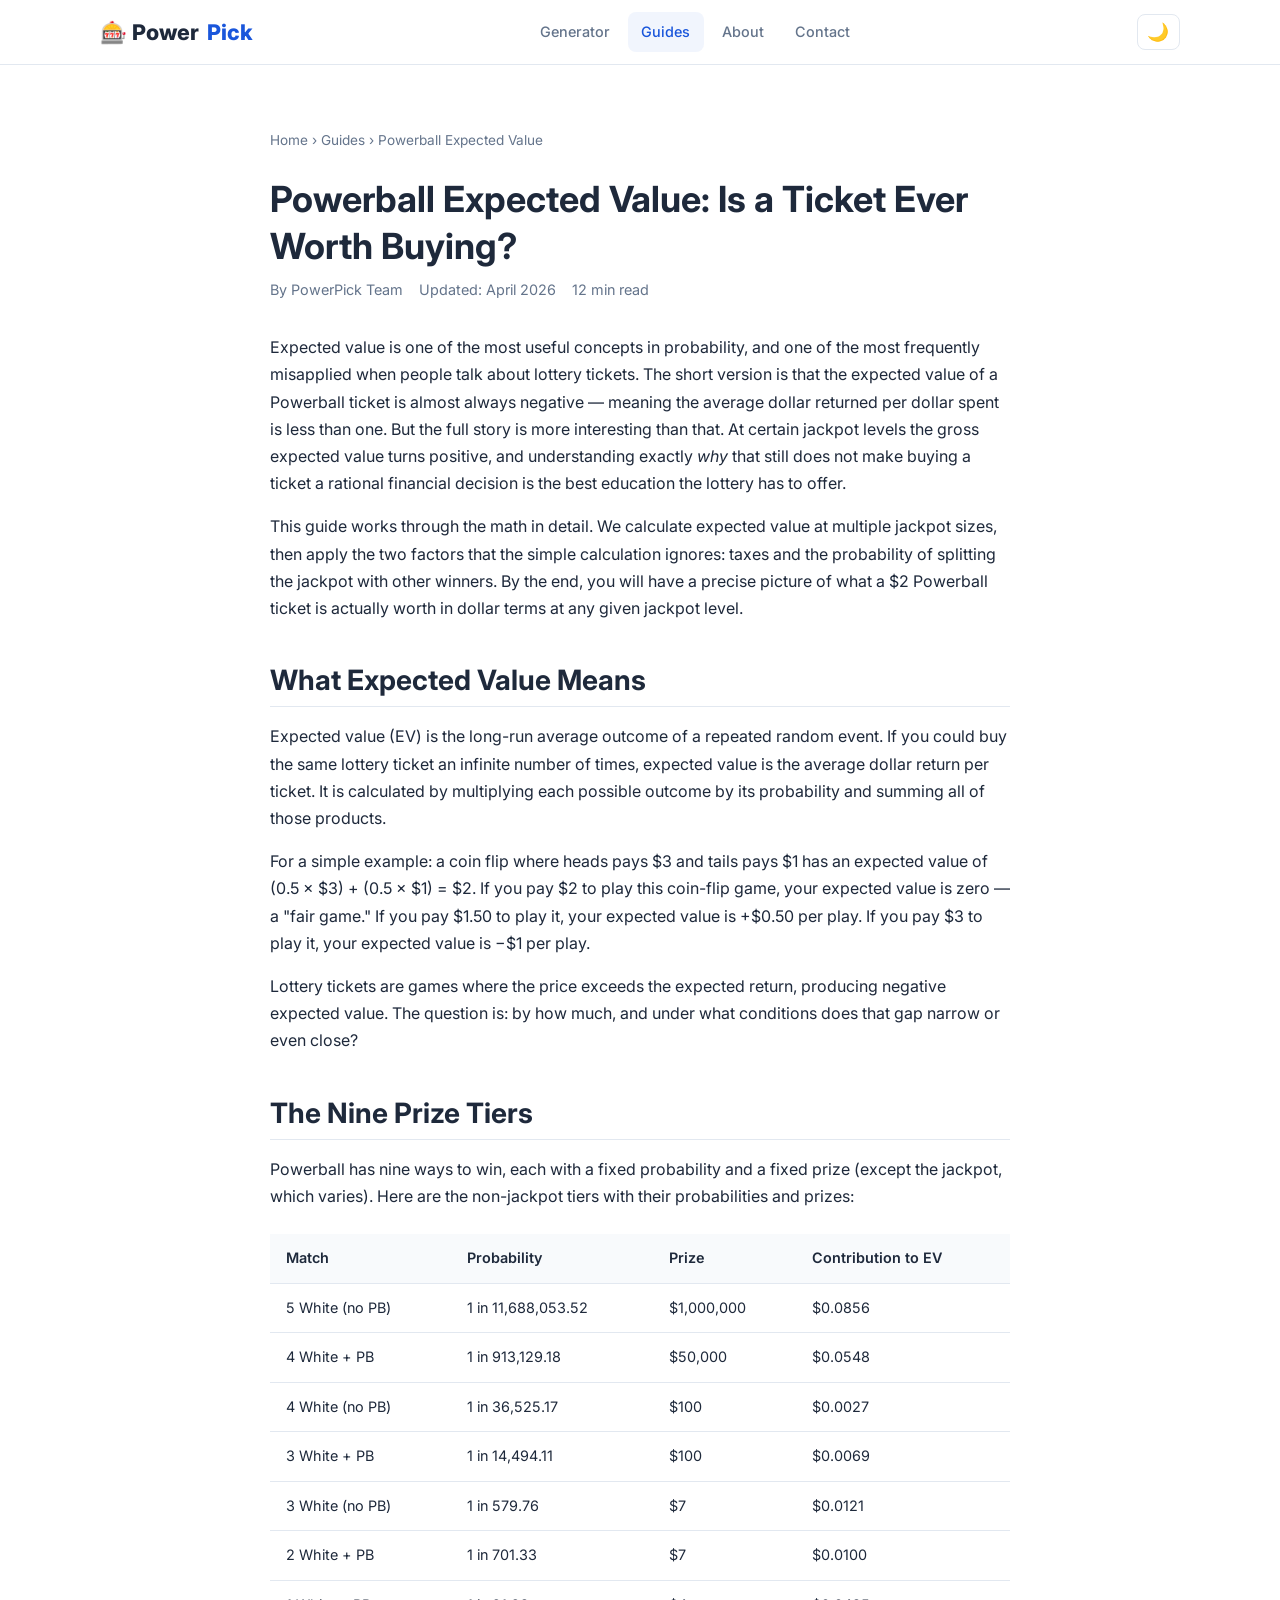
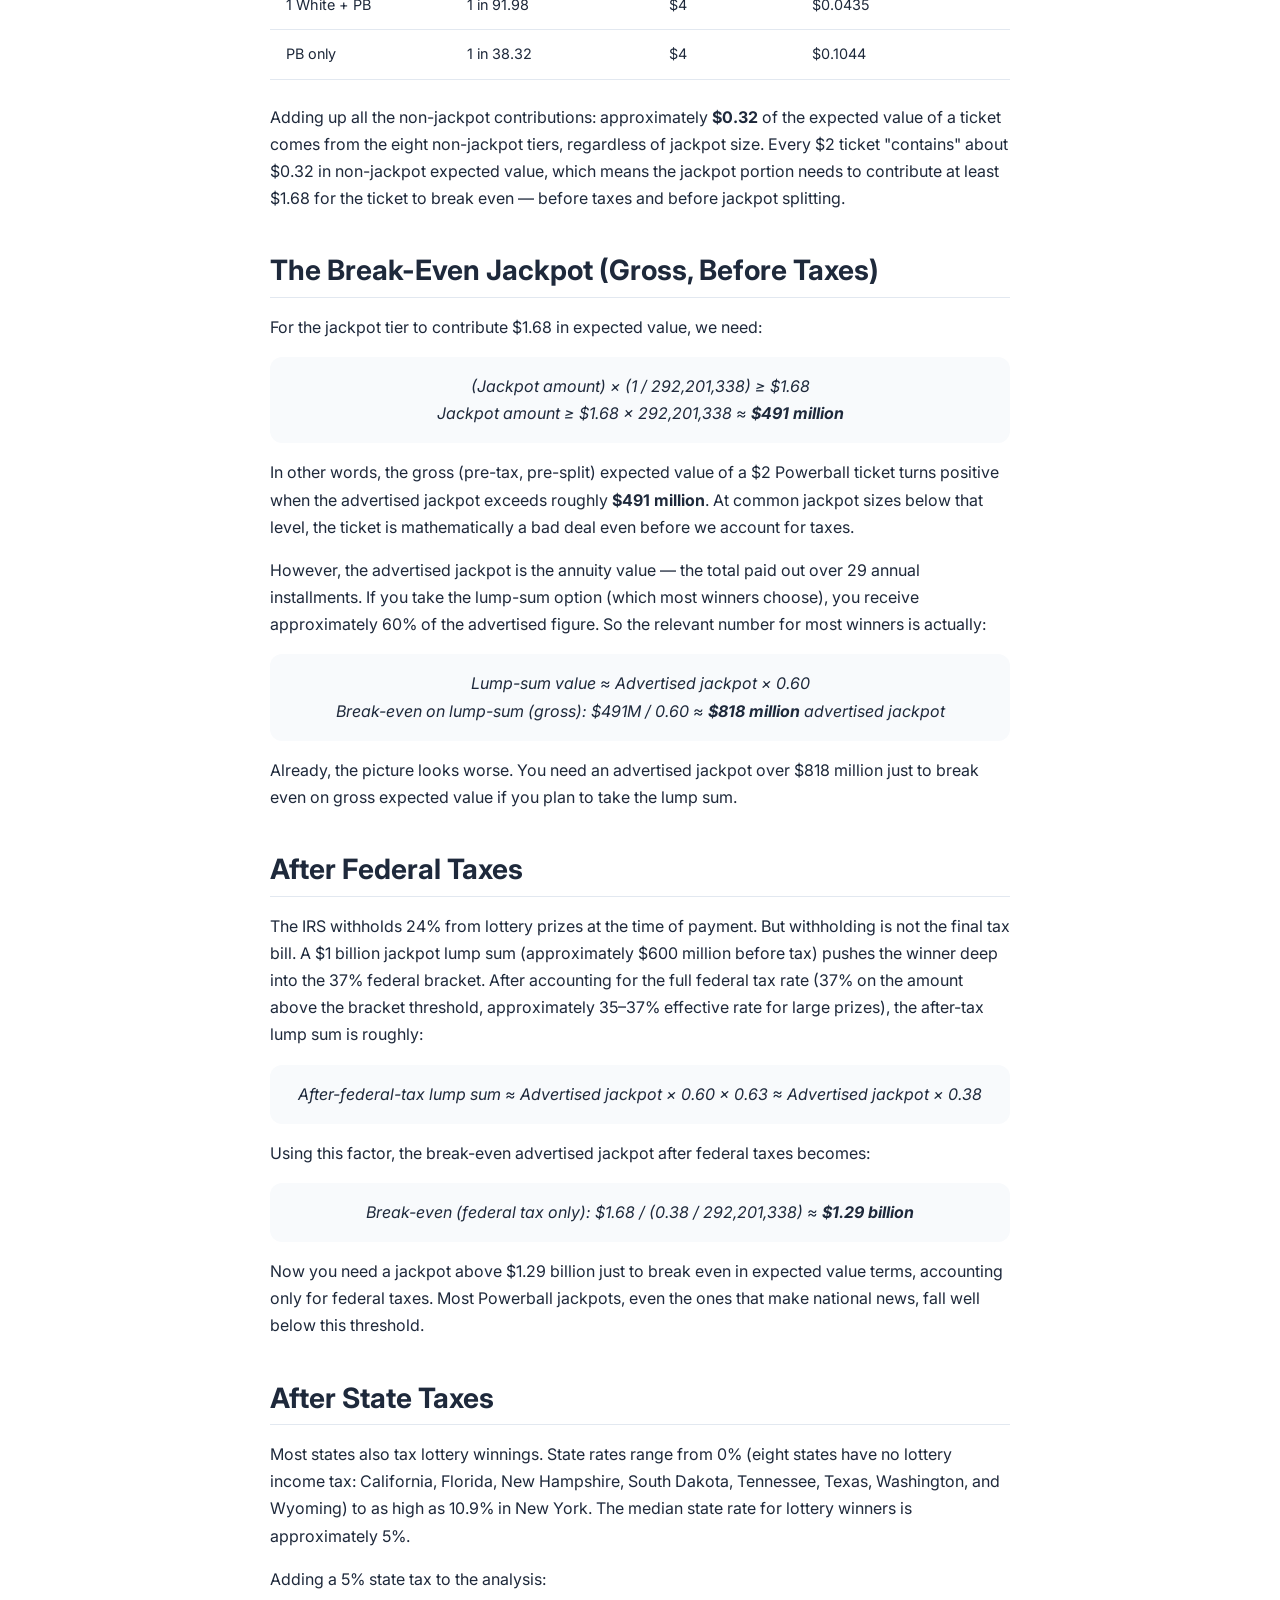
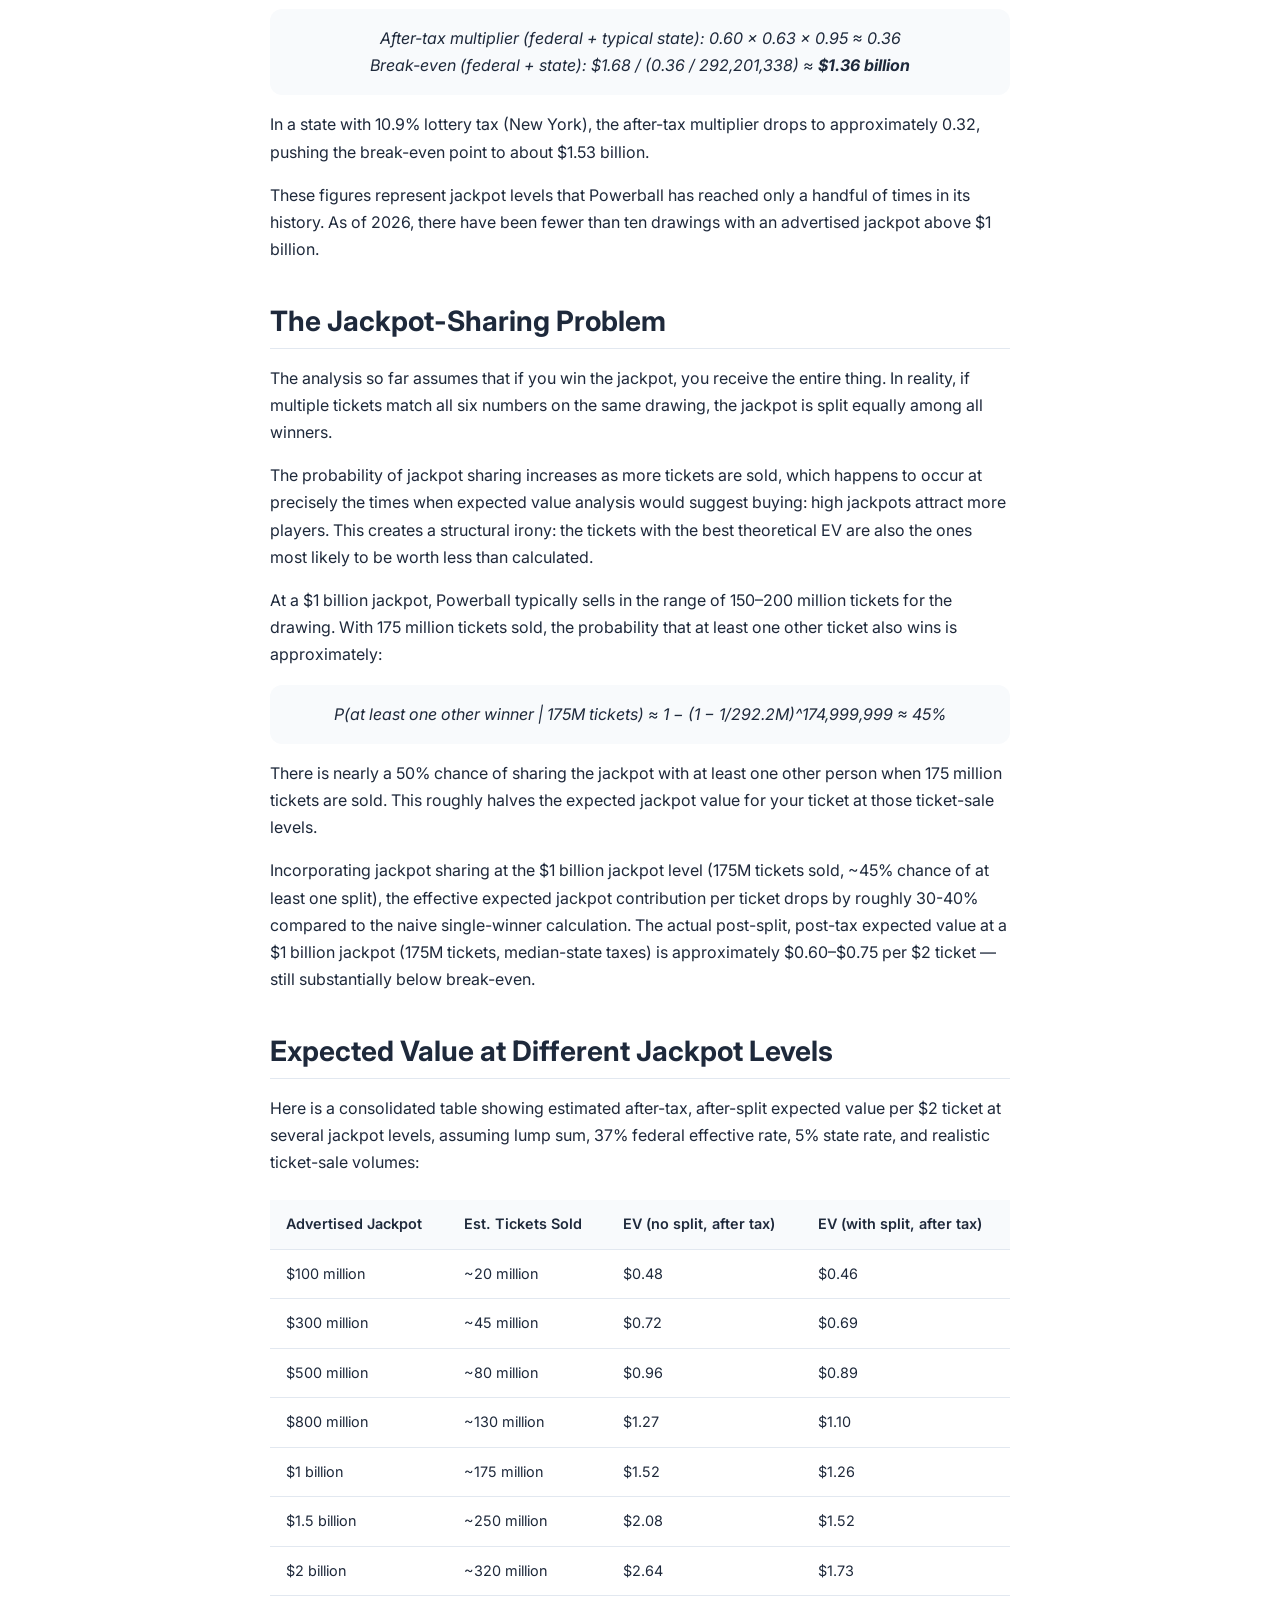
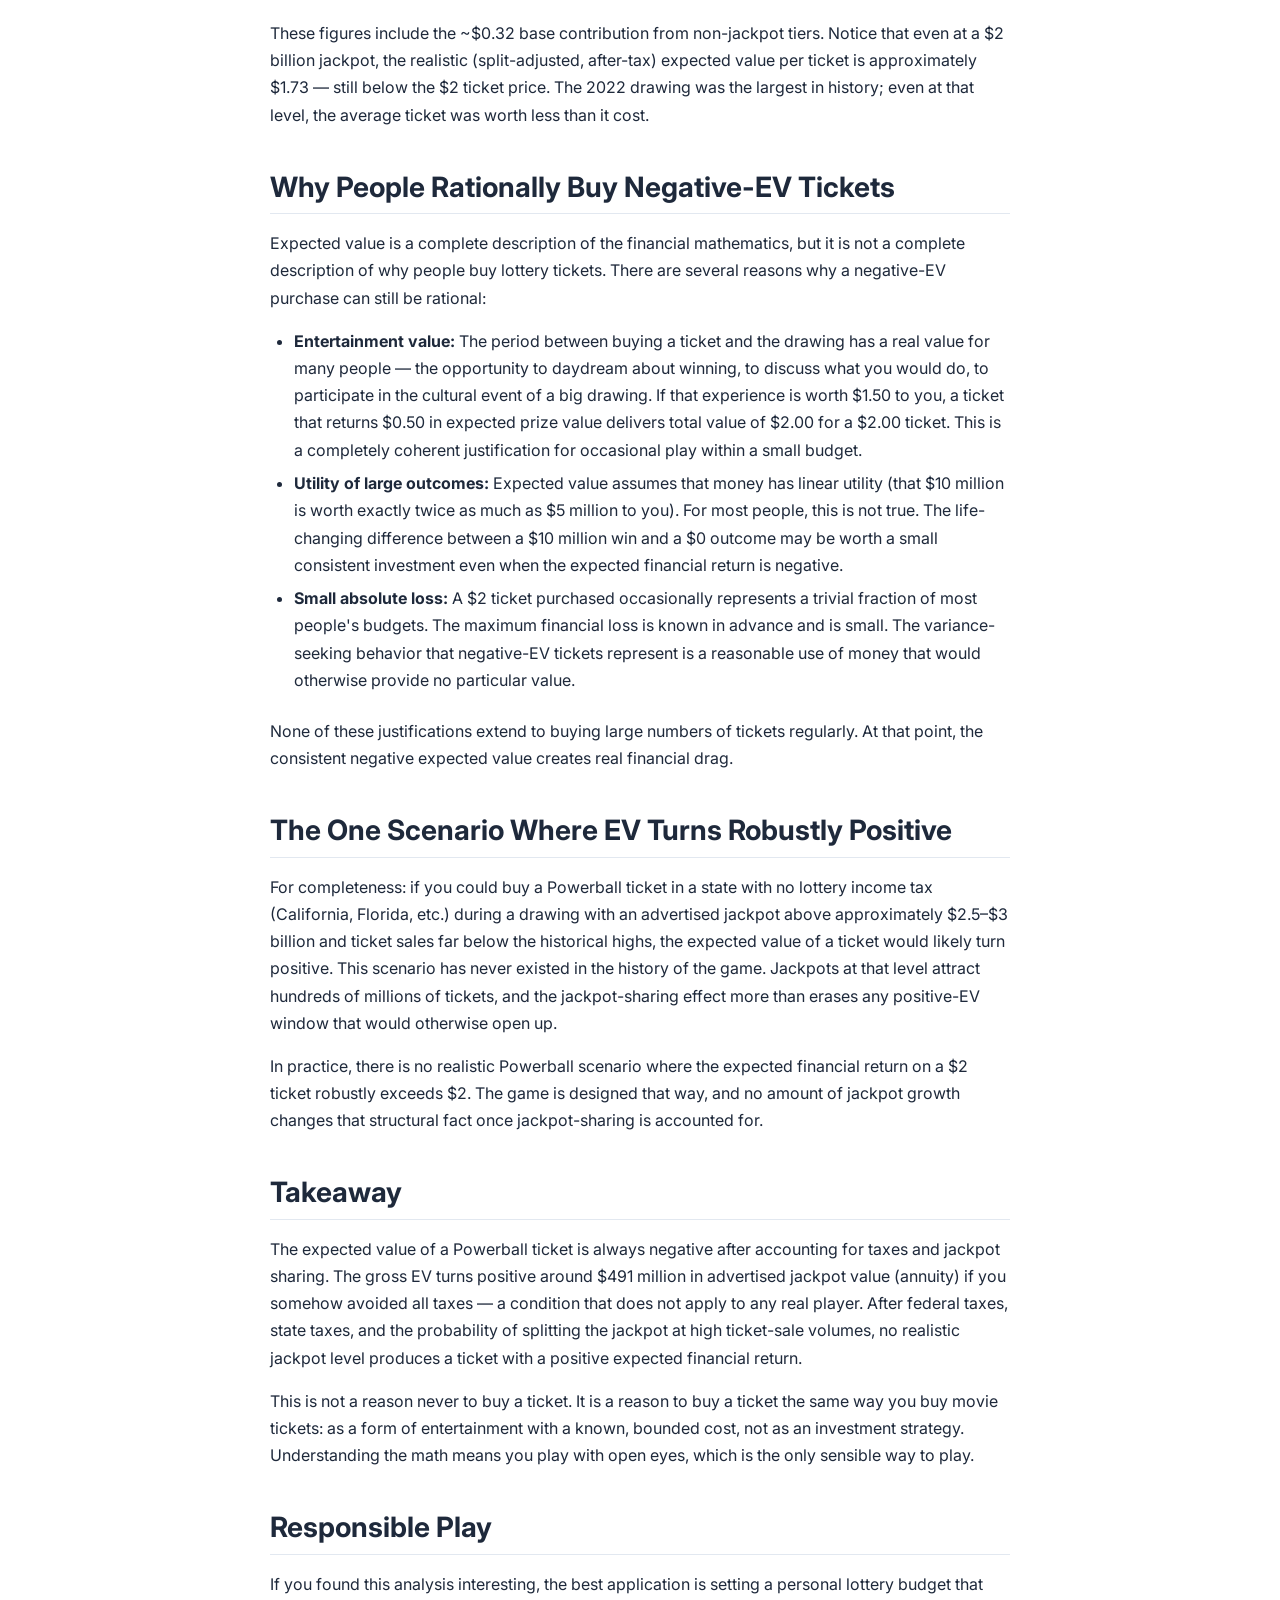
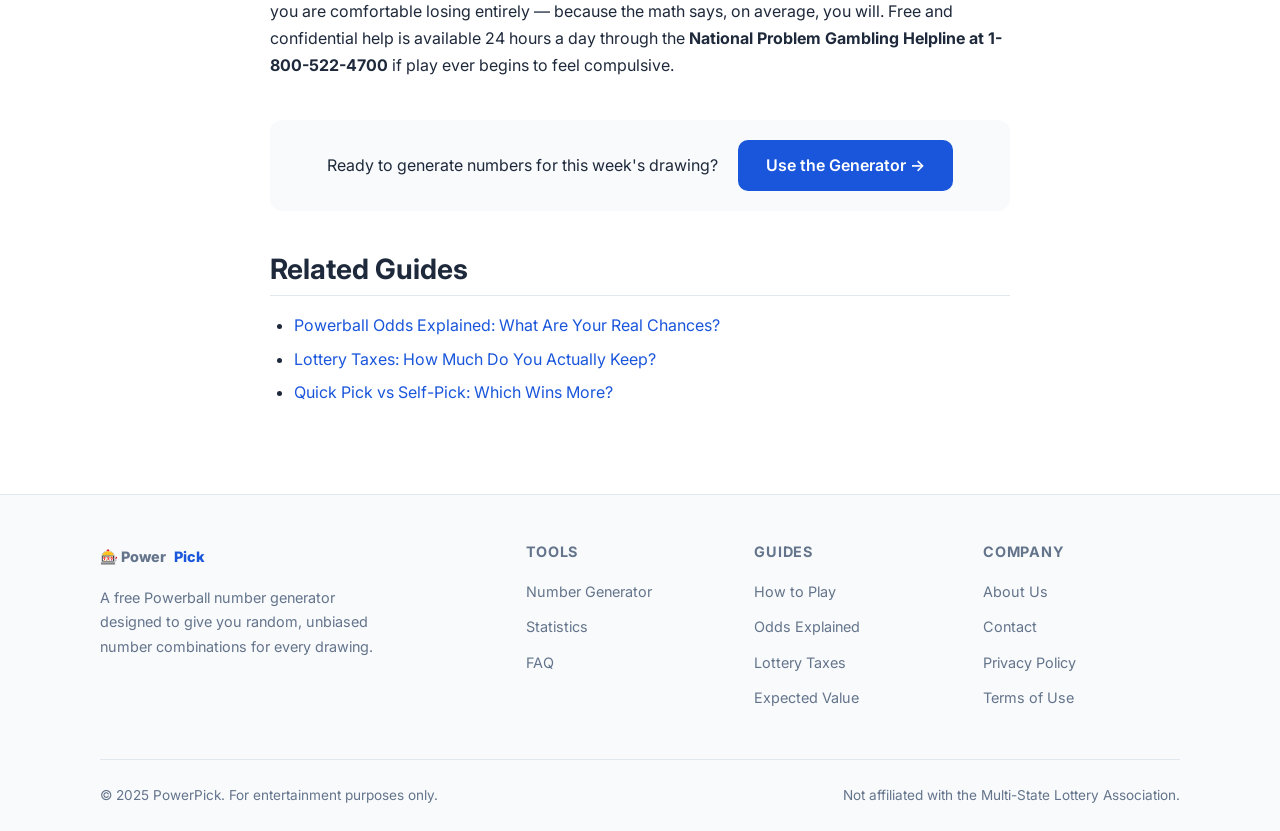
<file: guides/powerball-expected-value.html>
<!DOCTYPE html>
<html lang="en">
<head>
  <meta charset="UTF-8">
  <script type="text/javascript">(function(c,l,a,r,i,t,y){c[a]=c[a]||function(){(c[a].q=c[a].q||[]).push(arguments)};t=l.createElement(r);t.async=1;t.src="https://www.clarity.ms/tag/"+i;y=l.getElementsByTagName(r)[0];y.parentNode.insertBefore(t,y)})(window,document,"clarity","script","w0kabbhfxb");</script>
  <script async src="https://www.googletagmanager.com/gtag/js?id=G-N1R4P6101L"></script>
  <script>window.dataLayer=window.dataLayer||[];function gtag(){dataLayer.push(arguments)}gtag('js',new Date());gtag('config','G-N1R4P6101L');</script>
  <meta name="google-site-verification" content="S6r2ZnYHMpzaTs5MkenMKnBc4WN54vgJhxod-76jVZA">
  <meta name="google-adsense-account" content="ca-pub-9947991296914983">
  <meta name="viewport" content="width=device-width,initial-scale=1">
  <title>Powerball Expected Value: Is a Ticket Ever Worth Buying? - PowerPick</title>
  <meta name="description" content="A mathematical analysis of Powerball expected value at every jackpot size. Includes taxes, jackpot-sharing probability, and the real dollar value of a $2 ticket.">
  <meta name="robots" content="index, follow">
  <link rel="canonical" href="https://product-builder-lecture-75g.pages.dev/guides/powerball-expected-value.html">
  <link rel="preconnect" href="https://fonts.googleapis.com">
  <link rel="preconnect" href="https://fonts.gstatic.com" crossorigin>
  <link href="https://fonts.googleapis.com/css2?family=Inter:wght@400;500;600;700;800&display=swap" rel="stylesheet">
  <link rel="stylesheet" href="/css/style.css">
  <script async src="https://pagead2.googlesyndication.com/pagead/js/adsbygoogle.js?client=ca-pub-9947991296914983" crossorigin="anonymous"></script>
  <script type="application/ld+json">
  {"@context":"https://schema.org","@type":"Article","headline":"Powerball Expected Value: Is a Ticket Ever Worth Buying?","datePublished":"2026-04-27","dateModified":"2026-04-27","author":{"@type":"Organization","name":"PowerPick Team"},"publisher":{"@type":"Organization","name":"PowerPick"}}
  </script>
</head>
<body>

<header class="header">
  <div class="container">
    <a href="/" class="logo">&#127920; Power<span>Pick</span></a>
    <nav class="nav" id="main-nav">
      <a href="/">Generator</a>
      <a href="/guides/" class="active">Guides</a>
      <a href="/about.html">About</a>
      <a href="/contact.html">Contact</a>
    </nav>
    <div style="display:flex;gap:.5rem;align-items:center">
      <button class="theme-toggle" onclick="toggleTheme()" aria-label="Toggle dark mode">&#127769;</button>
      <button class="nav-toggle" onclick="toggleNav()" aria-label="Toggle menu">&#9776;</button>
    </div>
  </div>
</header>

<main>
<section class="section">
  <div class="container article">
    <div class="breadcrumb"><a href="/">Home</a> &rsaquo; <a href="/guides/">Guides</a> &rsaquo; Powerball Expected Value</div>
    <h1>Powerball Expected Value: Is a Ticket Ever Worth Buying?</h1>
    <div class="meta">
      <span>By PowerPick Team</span>
      <span>Updated: April 2026</span>
      <span>12 min read</span>
    </div>

    <p>Expected value is one of the most useful concepts in probability, and one of the most frequently misapplied when people talk about lottery tickets. The short version is that the expected value of a Powerball ticket is almost always negative &mdash; meaning the average dollar returned per dollar spent is less than one. But the full story is more interesting than that. At certain jackpot levels the gross expected value turns positive, and understanding exactly <em>why</em> that still does not make buying a ticket a rational financial decision is the best education the lottery has to offer.</p>
    <p>This guide works through the math in detail. We calculate expected value at multiple jackpot sizes, then apply the two factors that the simple calculation ignores: taxes and the probability of splitting the jackpot with other winners. By the end, you will have a precise picture of what a $2 Powerball ticket is actually worth in dollar terms at any given jackpot level.</p>

    <h2>What Expected Value Means</h2>
    <p>Expected value (EV) is the long-run average outcome of a repeated random event. If you could buy the same lottery ticket an infinite number of times, expected value is the average dollar return per ticket. It is calculated by multiplying each possible outcome by its probability and summing all of those products.</p>
    <p>For a simple example: a coin flip where heads pays $3 and tails pays $1 has an expected value of (0.5 &times; $3) + (0.5 &times; $1) = $2. If you pay $2 to play this coin-flip game, your expected value is zero &mdash; a "fair game." If you pay $1.50 to play it, your expected value is +$0.50 per play. If you pay $3 to play it, your expected value is &minus;$1 per play.</p>
    <p>Lottery tickets are games where the price exceeds the expected return, producing negative expected value. The question is: by how much, and under what conditions does that gap narrow or even close?</p>

    <h2>The Nine Prize Tiers</h2>
    <p>Powerball has nine ways to win, each with a fixed probability and a fixed prize (except the jackpot, which varies). Here are the non-jackpot tiers with their probabilities and prizes:</p>
    <div class="table-wrap">
      <table>
        <thead>
          <tr><th>Match</th><th>Probability</th><th>Prize</th><th>Contribution to EV</th></tr>
        </thead>
        <tbody>
          <tr><td>5 White (no PB)</td><td>1 in 11,688,053.52</td><td>$1,000,000</td><td>$0.0856</td></tr>
          <tr><td>4 White + PB</td><td>1 in 913,129.18</td><td>$50,000</td><td>$0.0548</td></tr>
          <tr><td>4 White (no PB)</td><td>1 in 36,525.17</td><td>$100</td><td>$0.0027</td></tr>
          <tr><td>3 White + PB</td><td>1 in 14,494.11</td><td>$100</td><td>$0.0069</td></tr>
          <tr><td>3 White (no PB)</td><td>1 in 579.76</td><td>$7</td><td>$0.0121</td></tr>
          <tr><td>2 White + PB</td><td>1 in 701.33</td><td>$7</td><td>$0.0100</td></tr>
          <tr><td>1 White + PB</td><td>1 in 91.98</td><td>$4</td><td>$0.0435</td></tr>
          <tr><td>PB only</td><td>1 in 38.32</td><td>$4</td><td>$0.1044</td></tr>
        </tbody>
      </table>
    </div>
    <p>Adding up all the non-jackpot contributions: approximately <strong>$0.32</strong> of the expected value of a ticket comes from the eight non-jackpot tiers, regardless of jackpot size. Every $2 ticket "contains" about $0.32 in non-jackpot expected value, which means the jackpot portion needs to contribute at least $1.68 for the ticket to break even &mdash; before taxes and before jackpot splitting.</p>

    <h2>The Break-Even Jackpot (Gross, Before Taxes)</h2>
    <p>For the jackpot tier to contribute $1.68 in expected value, we need:</p>
    <p style="text-align:center;font-style:italic;background:var(--bg-alt);padding:1rem;border-radius:var(--radius);margin:1rem 0">(Jackpot amount) &times; (1 / 292,201,338) &ge; $1.68<br>Jackpot amount &ge; $1.68 &times; 292,201,338 &approx; <strong>$491 million</strong></p>
    <p>In other words, the gross (pre-tax, pre-split) expected value of a $2 Powerball ticket turns positive when the advertised jackpot exceeds roughly <strong>$491 million</strong>. At common jackpot sizes below that level, the ticket is mathematically a bad deal even before we account for taxes.</p>
    <p>However, the advertised jackpot is the annuity value &mdash; the total paid out over 29 annual installments. If you take the lump-sum option (which most winners choose), you receive approximately 60% of the advertised figure. So the relevant number for most winners is actually:</p>
    <p style="text-align:center;font-style:italic;background:var(--bg-alt);padding:1rem;border-radius:var(--radius);margin:1rem 0">Lump-sum value &approx; Advertised jackpot &times; 0.60<br>Break-even on lump-sum (gross): $491M / 0.60 &approx; <strong>$818 million</strong> advertised jackpot</p>
    <p>Already, the picture looks worse. You need an advertised jackpot over $818 million just to break even on gross expected value if you plan to take the lump sum.</p>

    <h2>After Federal Taxes</h2>
    <p>The IRS withholds 24% from lottery prizes at the time of payment. But withholding is not the final tax bill. A $1 billion jackpot lump sum (approximately $600 million before tax) pushes the winner deep into the 37% federal bracket. After accounting for the full federal tax rate (37% on the amount above the bracket threshold, approximately 35&ndash;37% effective rate for large prizes), the after-tax lump sum is roughly:</p>
    <p style="text-align:center;font-style:italic;background:var(--bg-alt);padding:1rem;border-radius:var(--radius);margin:1rem 0">After-federal-tax lump sum &approx; Advertised jackpot &times; 0.60 &times; 0.63 &approx; Advertised jackpot &times; 0.38</p>
    <p>Using this factor, the break-even advertised jackpot after federal taxes becomes:</p>
    <p style="text-align:center;font-style:italic;background:var(--bg-alt);padding:1rem;border-radius:var(--radius);margin:1rem 0">Break-even (federal tax only): $1.68 / (0.38 / 292,201,338) &approx; <strong>$1.29 billion</strong></p>
    <p>Now you need a jackpot above $1.29 billion just to break even in expected value terms, accounting only for federal taxes. Most Powerball jackpots, even the ones that make national news, fall well below this threshold.</p>

    <h2>After State Taxes</h2>
    <p>Most states also tax lottery winnings. State rates range from 0% (eight states have no lottery income tax: California, Florida, New Hampshire, South Dakota, Tennessee, Texas, Washington, and Wyoming) to as high as 10.9% in New York. The median state rate for lottery winners is approximately 5%.</p>
    <p>Adding a 5% state tax to the analysis:</p>
    <p style="text-align:center;font-style:italic;background:var(--bg-alt);padding:1rem;border-radius:var(--radius);margin:1rem 0">After-tax multiplier (federal + typical state): 0.60 &times; 0.63 &times; 0.95 &approx; 0.36<br>Break-even (federal + state): $1.68 / (0.36 / 292,201,338) &approx; <strong>$1.36 billion</strong></p>
    <p>In a state with 10.9% lottery tax (New York), the after-tax multiplier drops to approximately 0.32, pushing the break-even point to about $1.53 billion.</p>
    <p>These figures represent jackpot levels that Powerball has reached only a handful of times in its history. As of 2026, there have been fewer than ten drawings with an advertised jackpot above $1 billion.</p>

    <h2>The Jackpot-Sharing Problem</h2>
    <p>The analysis so far assumes that if you win the jackpot, you receive the entire thing. In reality, if multiple tickets match all six numbers on the same drawing, the jackpot is split equally among all winners.</p>
    <p>The probability of jackpot sharing increases as more tickets are sold, which happens to occur at precisely the times when expected value analysis would suggest buying: high jackpots attract more players. This creates a structural irony: the tickets with the best theoretical EV are also the ones most likely to be worth less than calculated.</p>
    <p>At a $1 billion jackpot, Powerball typically sells in the range of 150&ndash;200 million tickets for the drawing. With 175 million tickets sold, the probability that at least one other ticket also wins is approximately:</p>
    <p style="text-align:center;font-style:italic;background:var(--bg-alt);padding:1rem;border-radius:var(--radius);margin:1rem 0">P(at least one other winner | 175M tickets) &approx; 1 &minus; (1 &minus; 1/292.2M)^174,999,999 &approx; 45%</p>
    <p>There is nearly a 50% chance of sharing the jackpot with at least one other person when 175 million tickets are sold. This roughly halves the expected jackpot value for your ticket at those ticket-sale levels.</p>
    <p>Incorporating jackpot sharing at the $1 billion jackpot level (175M tickets sold, ~45% chance of at least one split), the effective expected jackpot contribution per ticket drops by roughly 30-40% compared to the naive single-winner calculation. The actual post-split, post-tax expected value at a $1 billion jackpot (175M tickets, median-state taxes) is approximately $0.60&ndash;$0.75 per $2 ticket &mdash; still substantially below break-even.</p>

    <h2>Expected Value at Different Jackpot Levels</h2>
    <p>Here is a consolidated table showing estimated after-tax, after-split expected value per $2 ticket at several jackpot levels, assuming lump sum, 37% federal effective rate, 5% state rate, and realistic ticket-sale volumes:</p>
    <div class="table-wrap">
      <table>
        <thead>
          <tr><th>Advertised Jackpot</th><th>Est. Tickets Sold</th><th>EV (no split, after tax)</th><th>EV (with split, after tax)</th></tr>
        </thead>
        <tbody>
          <tr><td>$100 million</td><td>~20 million</td><td>$0.48</td><td>$0.46</td></tr>
          <tr><td>$300 million</td><td>~45 million</td><td>$0.72</td><td>$0.69</td></tr>
          <tr><td>$500 million</td><td>~80 million</td><td>$0.96</td><td>$0.89</td></tr>
          <tr><td>$800 million</td><td>~130 million</td><td>$1.27</td><td>$1.10</td></tr>
          <tr><td>$1 billion</td><td>~175 million</td><td>$1.52</td><td>$1.26</td></tr>
          <tr><td>$1.5 billion</td><td>~250 million</td><td>$2.08</td><td>$1.52</td></tr>
          <tr><td>$2 billion</td><td>~320 million</td><td>$2.64</td><td>$1.73</td></tr>
        </tbody>
      </table>
    </div>
    <p>These figures include the ~$0.32 base contribution from non-jackpot tiers. Notice that even at a $2 billion jackpot, the realistic (split-adjusted, after-tax) expected value per ticket is approximately $1.73 &mdash; still below the $2 ticket price. The 2022 drawing was the largest in history; even at that level, the average ticket was worth less than it cost.</p>

    <h2>Why People Rationally Buy Negative-EV Tickets</h2>
    <p>Expected value is a complete description of the financial mathematics, but it is not a complete description of why people buy lottery tickets. There are several reasons why a negative-EV purchase can still be rational:</p>
    <ul>
      <li><strong>Entertainment value:</strong> The period between buying a ticket and the drawing has a real value for many people &mdash; the opportunity to daydream about winning, to discuss what you would do, to participate in the cultural event of a big drawing. If that experience is worth $1.50 to you, a ticket that returns $0.50 in expected prize value delivers total value of $2.00 for a $2.00 ticket. This is a completely coherent justification for occasional play within a small budget.</li>
      <li><strong>Utility of large outcomes:</strong> Expected value assumes that money has linear utility (that $10 million is worth exactly twice as much as $5 million to you). For most people, this is not true. The life-changing difference between a $10 million win and a $0 outcome may be worth a small consistent investment even when the expected financial return is negative.</li>
      <li><strong>Small absolute loss:</strong> A $2 ticket purchased occasionally represents a trivial fraction of most people's budgets. The maximum financial loss is known in advance and is small. The variance-seeking behavior that negative-EV tickets represent is a reasonable use of money that would otherwise provide no particular value.</li>
    </ul>
    <p>None of these justifications extend to buying large numbers of tickets regularly. At that point, the consistent negative expected value creates real financial drag.</p>

    <h2>The One Scenario Where EV Turns Robustly Positive</h2>
    <p>For completeness: if you could buy a Powerball ticket in a state with no lottery income tax (California, Florida, etc.) during a drawing with an advertised jackpot above approximately $2.5&ndash;$3 billion and ticket sales far below the historical highs, the expected value of a ticket would likely turn positive. This scenario has never existed in the history of the game. Jackpots at that level attract hundreds of millions of tickets, and the jackpot-sharing effect more than erases any positive-EV window that would otherwise open up.</p>
    <p>In practice, there is no realistic Powerball scenario where the expected financial return on a $2 ticket robustly exceeds $2. The game is designed that way, and no amount of jackpot growth changes that structural fact once jackpot-sharing is accounted for.</p>

    <h2>Takeaway</h2>
    <p>The expected value of a Powerball ticket is always negative after accounting for taxes and jackpot sharing. The gross EV turns positive around $491 million in advertised jackpot value (annuity) if you somehow avoided all taxes &mdash; a condition that does not apply to any real player. After federal taxes, state taxes, and the probability of splitting the jackpot at high ticket-sale volumes, no realistic jackpot level produces a ticket with a positive expected financial return.</p>
    <p>This is not a reason never to buy a ticket. It is a reason to buy a ticket the same way you buy movie tickets: as a form of entertainment with a known, bounded cost, not as an investment strategy. Understanding the math means you play with open eyes, which is the only sensible way to play.</p>

    <h2>Responsible Play</h2>
    <p>If you found this analysis interesting, the best application is setting a personal lottery budget that you are comfortable losing entirely &mdash; because the math says, on average, you will. Free and confidential help is available 24 hours a day through the <strong>National Problem Gambling Helpline at 1-800-522-4700</strong> if play ever begins to feel compulsive.</p>

    <p style="margin-top:2.5rem;padding:1.25rem;background:var(--bg-alt);border-radius:var(--radius);text-align:center">
      Ready to generate numbers for this week's drawing? <a href="/#generator" class="btn btn-primary" style="margin-left:1rem">Use the Generator &rarr;</a>
    </p>

    <h2 style="margin-top:2.5rem">Related Guides</h2>
    <ul>
      <li><a href="/guides/powerball-odds-explained.html">Powerball Odds Explained: What Are Your Real Chances?</a></li>
      <li><a href="/guides/lottery-taxes-guide.html">Lottery Taxes: How Much Do You Actually Keep?</a></li>
      <li><a href="/guides/quick-pick-vs-self-pick.html">Quick Pick vs Self-Pick: Which Wins More?</a></li>
    </ul>
  </div>
</section>
</main>

<footer class="footer">
  <div class="container">
    <div class="footer-grid">
      <div>
        <a href="/" class="logo" style="margin-bottom:1rem;display:inline-flex">&#127920; Power<span>Pick</span></a>
        <p style="color:var(--text-muted);font-size:.9rem;max-width:300px">A free Powerball number generator designed to give you random, unbiased number combinations for every drawing.</p>
      </div>
      <div><h4>Tools</h4><ul><li><a href="/#generator">Number Generator</a></li><li><a href="/#stats">Statistics</a></li><li><a href="/#faq">FAQ</a></li></ul></div>
      <div><h4>Guides</h4><ul><li><a href="/guides/how-to-play-powerball.html">How to Play</a></li><li><a href="/guides/powerball-odds-explained.html">Odds Explained</a></li><li><a href="/guides/lottery-taxes-guide.html">Lottery Taxes</a></li><li><a href="/guides/powerball-expected-value.html">Expected Value</a></li></ul></div>
      <div><h4>Company</h4><ul><li><a href="/about.html">About Us</a></li><li><a href="/contact.html">Contact</a></li><li><a href="/privacy.html">Privacy Policy</a></li><li><a href="/terms.html">Terms of Use</a></li></ul></div>
    </div>
    <div class="footer-bottom"><span>&copy; 2025 PowerPick. For entertainment purposes only.</span><span>Not affiliated with the Multi-State Lottery Association.</span></div>
  </div>
</footer>
<script src="/js/main.js"></script>
</body>
</html>
</file>
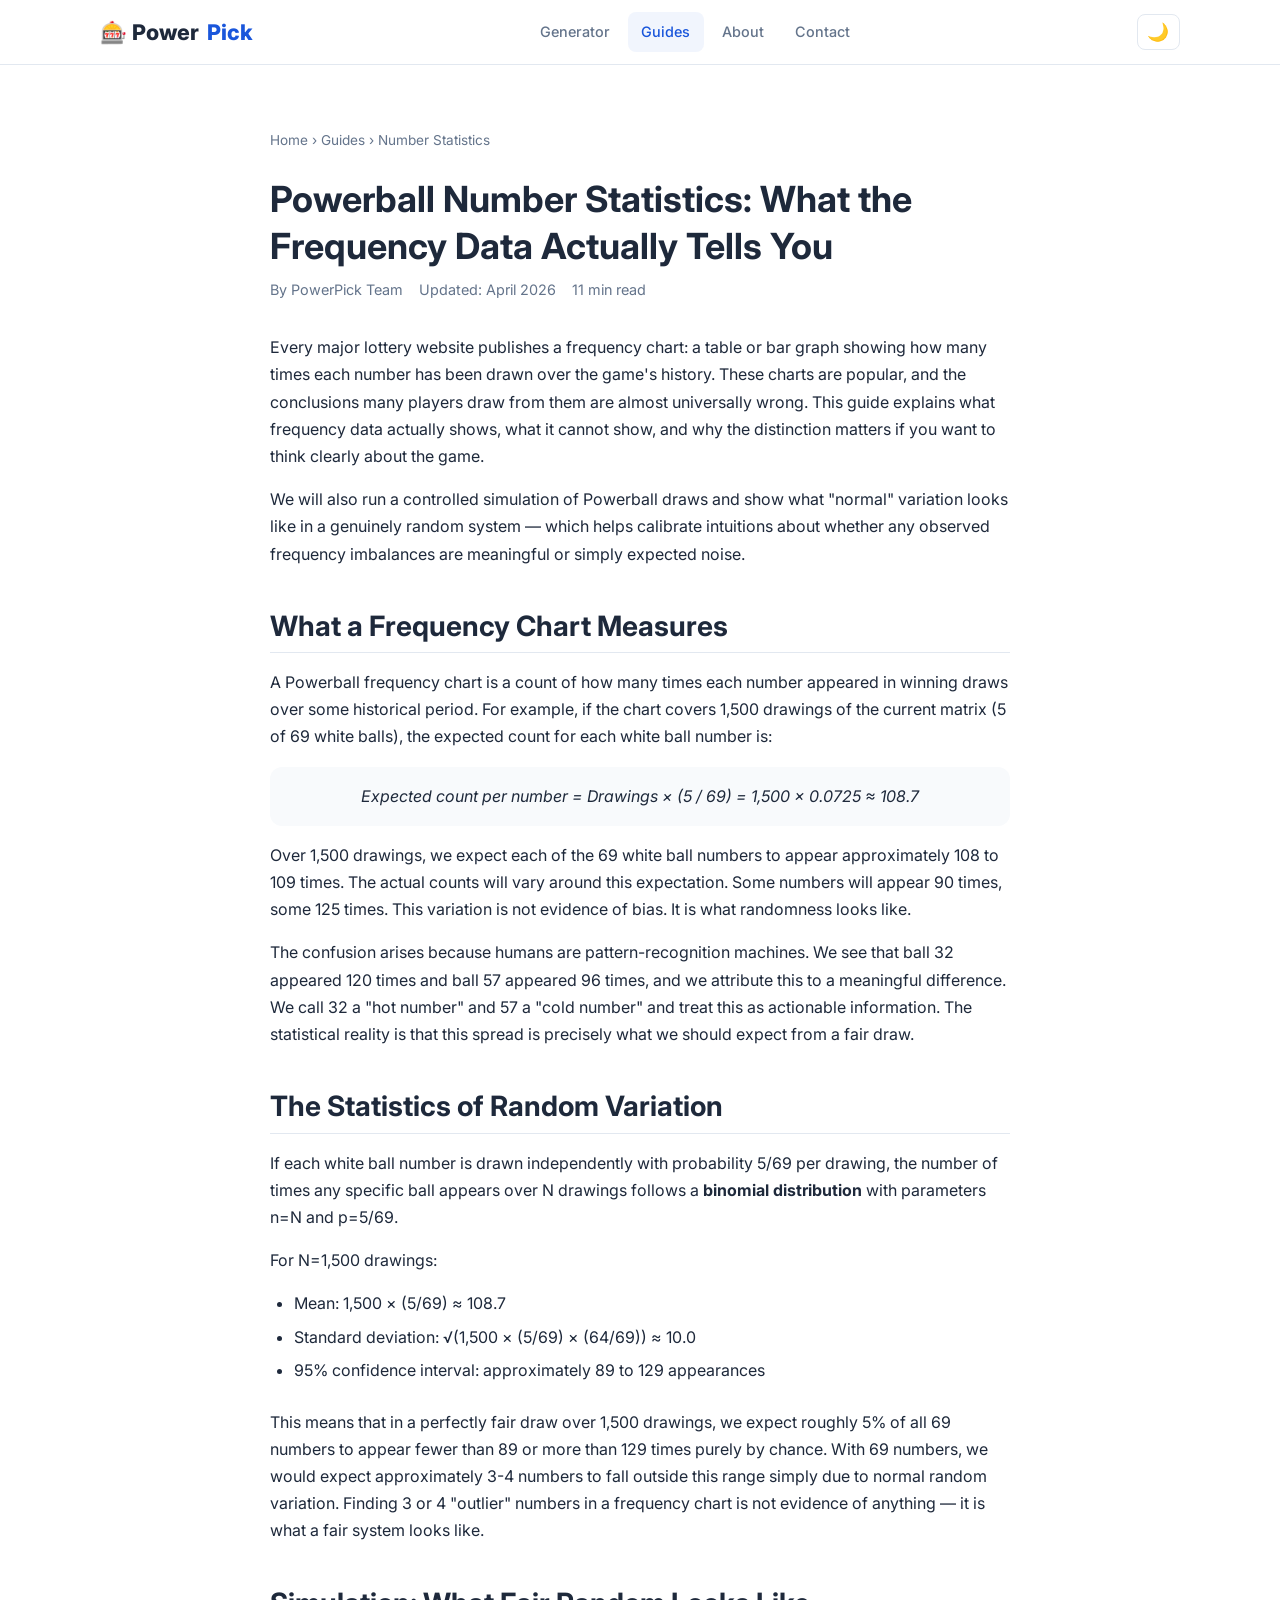
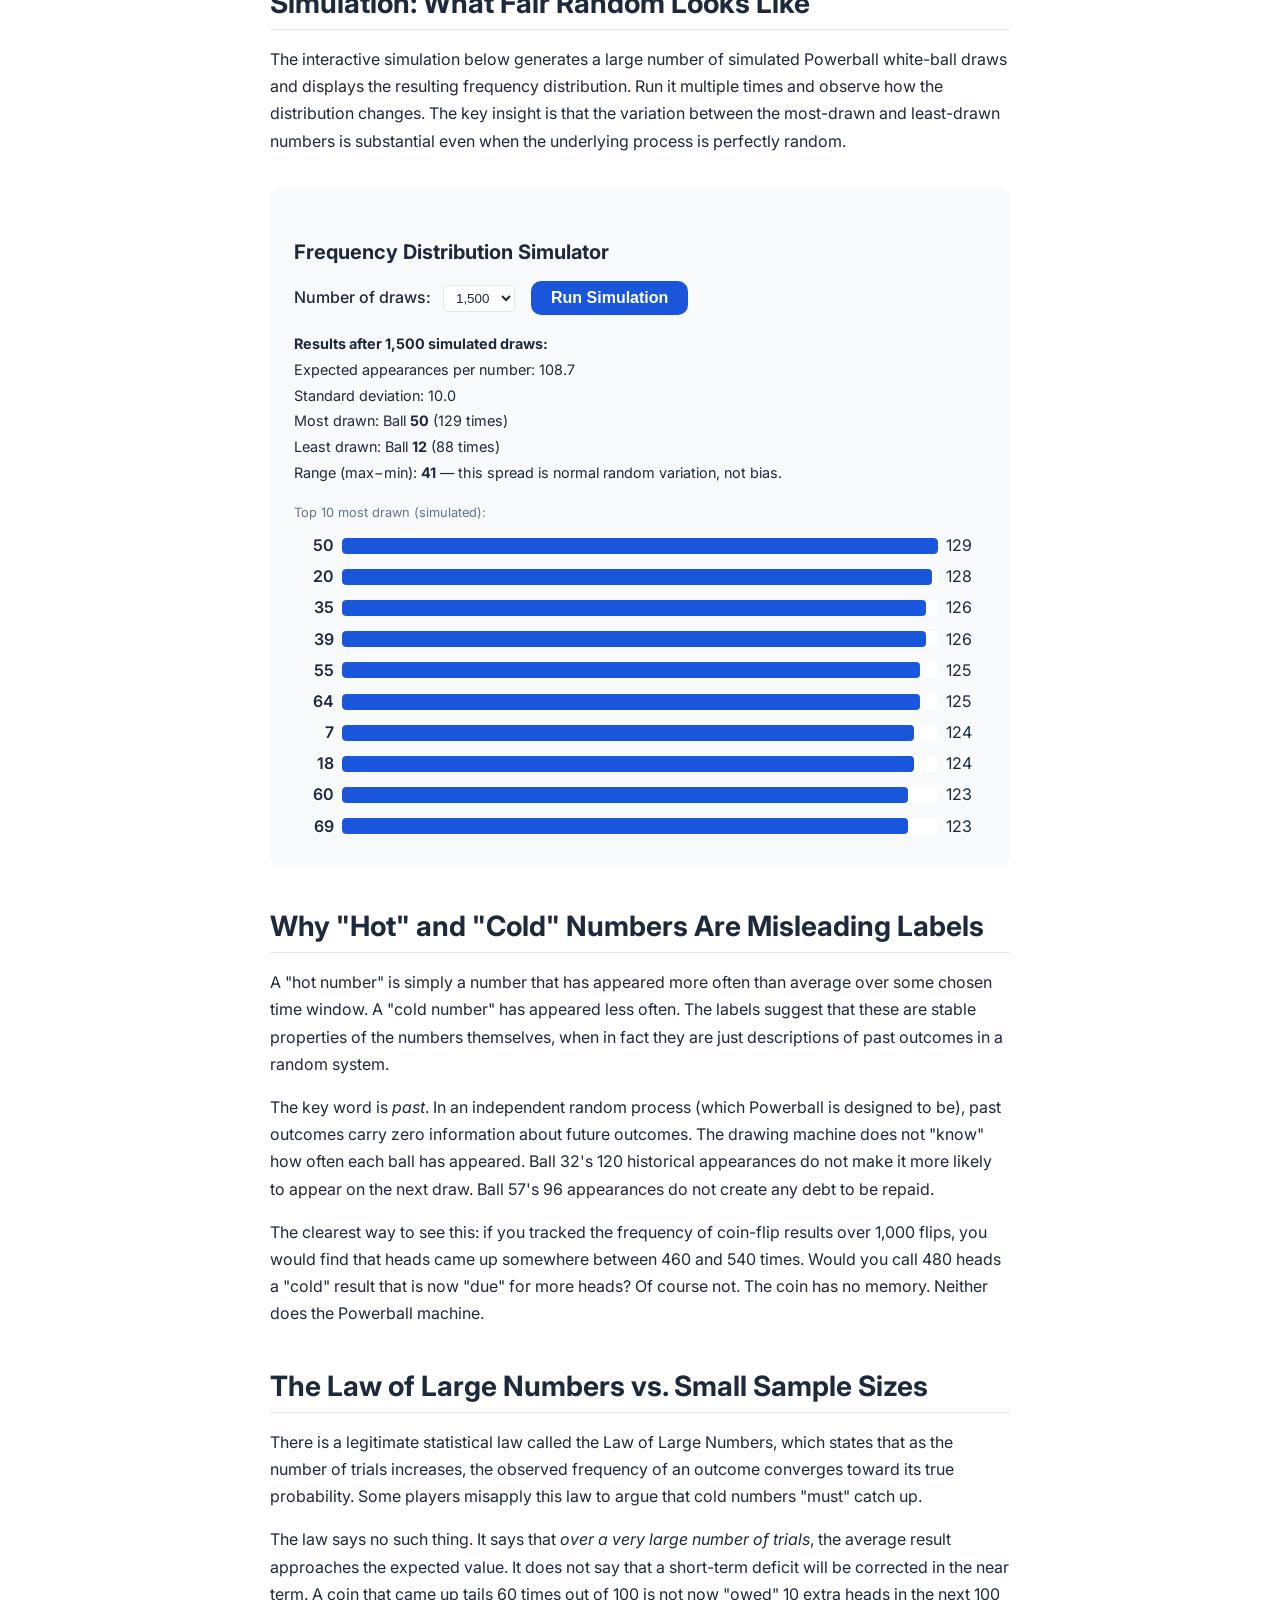
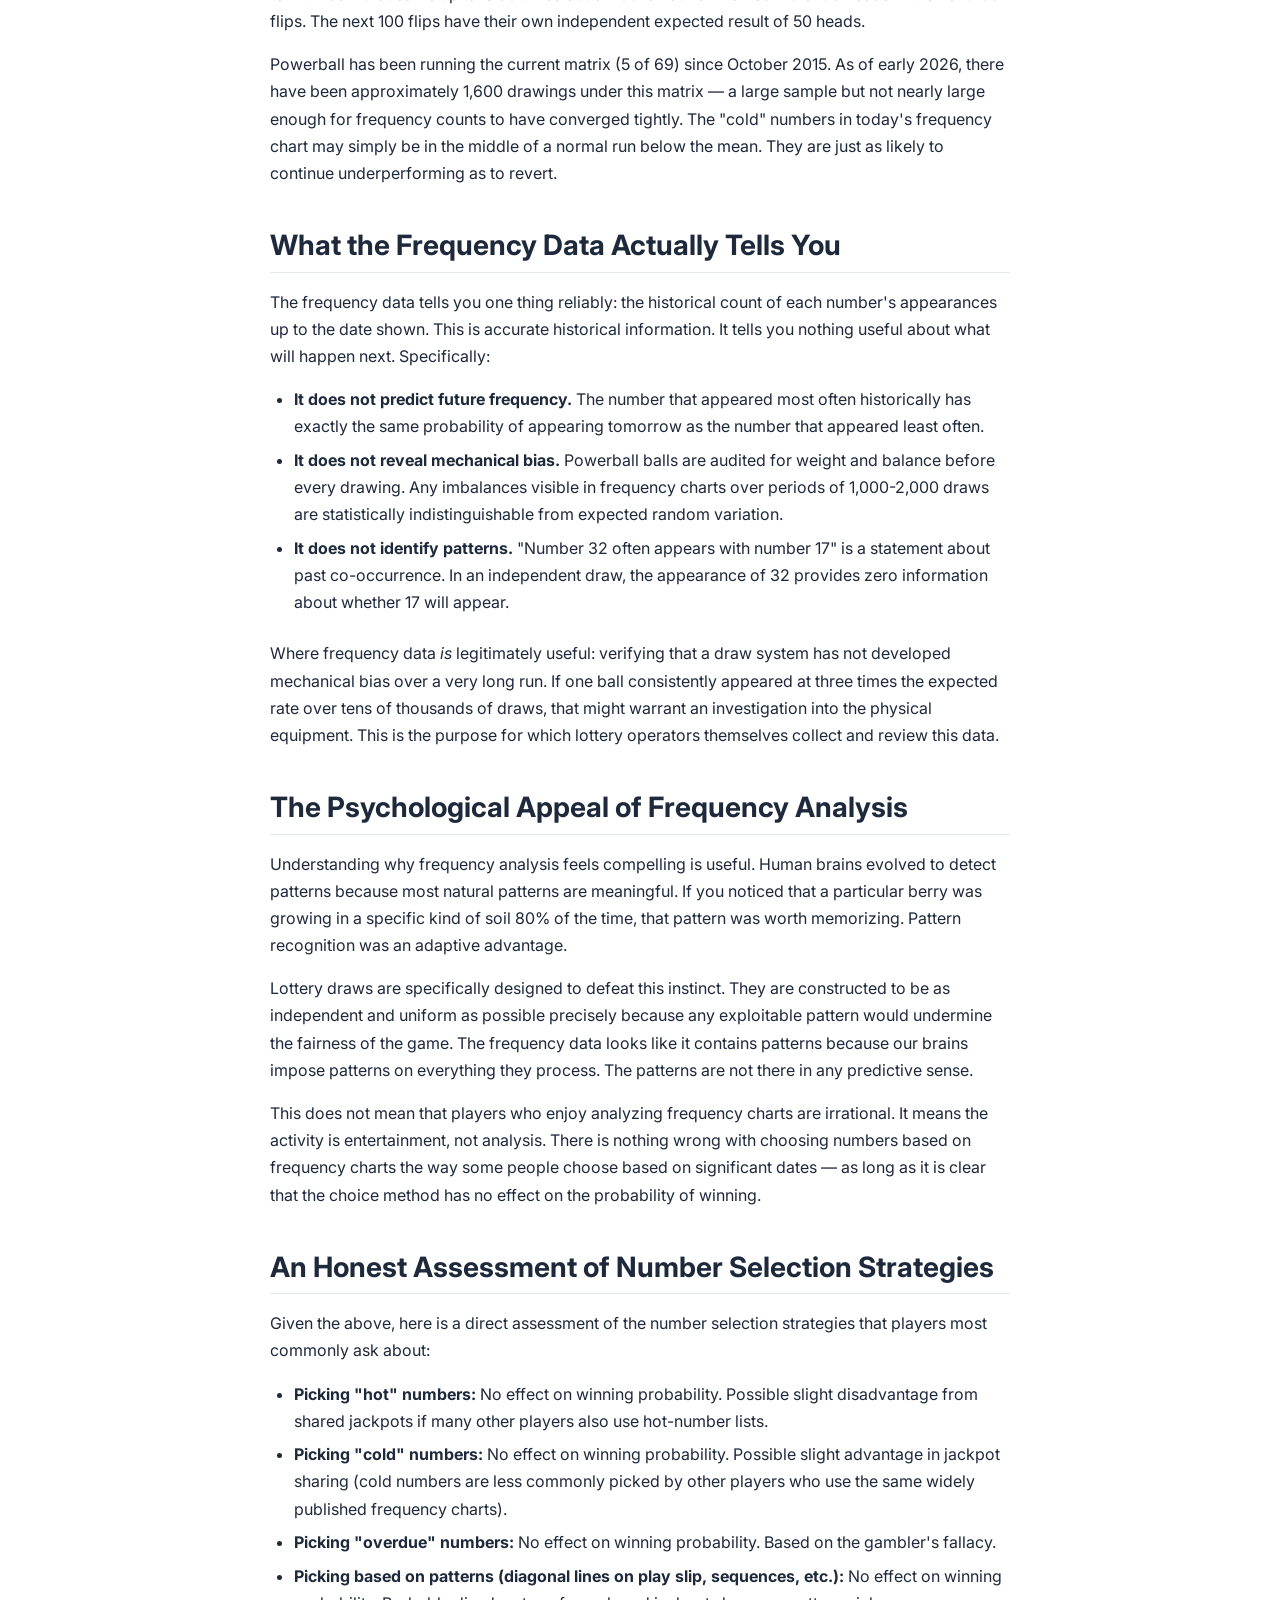
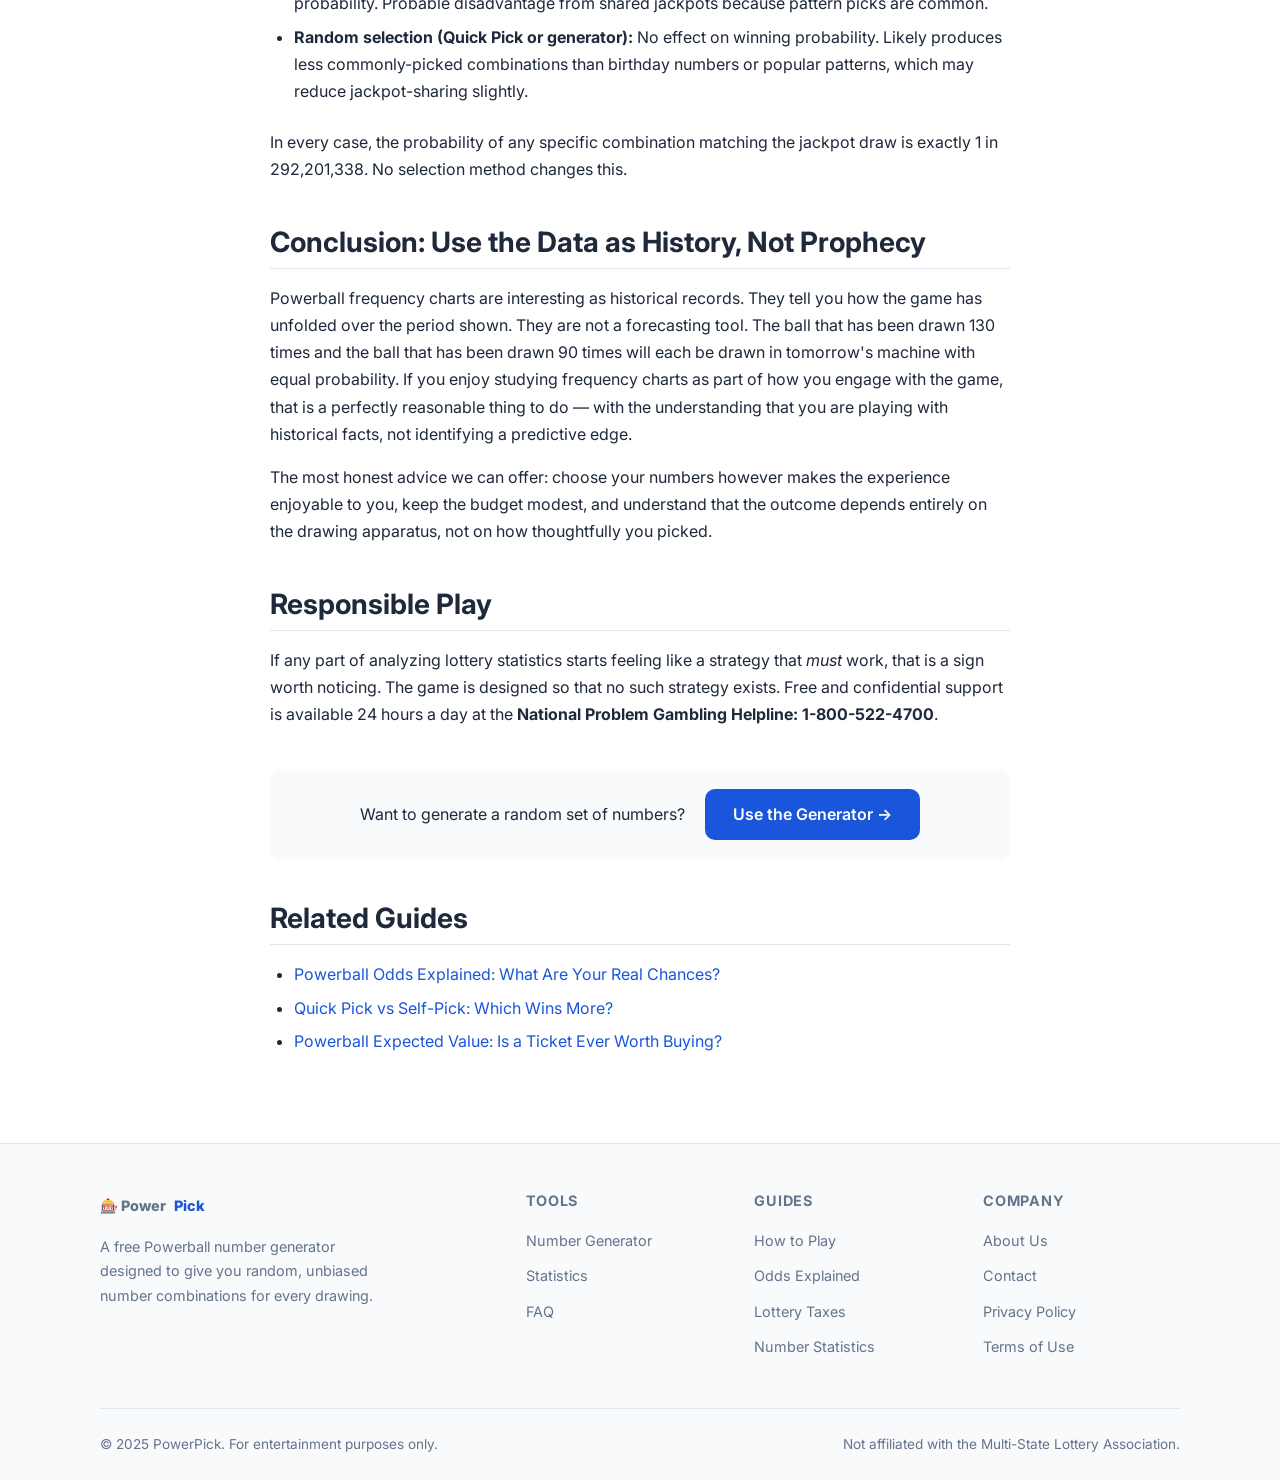
<file: guides/powerball-number-statistics.html>
<!DOCTYPE html>
<html lang="en">
<head>
  <meta charset="UTF-8">
  <script type="text/javascript">(function(c,l,a,r,i,t,y){c[a]=c[a]||function(){(c[a].q=c[a].q||[]).push(arguments)};t=l.createElement(r);t.async=1;t.src="https://www.clarity.ms/tag/"+i;y=l.getElementsByTagName(r)[0];y.parentNode.insertBefore(t,y)})(window,document,"clarity","script","w0kabbhfxb");</script>
  <script async src="https://www.googletagmanager.com/gtag/js?id=G-N1R4P6101L"></script>
  <script>window.dataLayer=window.dataLayer||[];function gtag(){dataLayer.push(arguments)}gtag('js',new Date());gtag('config','G-N1R4P6101L');</script>
  <meta name="google-site-verification" content="S6r2ZnYHMpzaTs5MkenMKnBc4WN54vgJhxod-76jVZA">
  <meta name="google-adsense-account" content="ca-pub-9947991296914983">
  <meta name="viewport" content="width=device-width,initial-scale=1">
  <title>Powerball Number Statistics: What the Frequency Data Actually Tells You - PowerPick</title>
  <meta name="description" content="What do Powerball frequency charts actually mean? A statistical guide to hot numbers, cold numbers, and why historical draw data cannot predict future results.">
  <meta name="robots" content="index, follow">
  <link rel="canonical" href="https://product-builder-lecture-75g.pages.dev/guides/powerball-number-statistics.html">
  <link rel="preconnect" href="https://fonts.googleapis.com">
  <link rel="preconnect" href="https://fonts.gstatic.com" crossorigin>
  <link href="https://fonts.googleapis.com/css2?family=Inter:wght@400;500;600;700;800&display=swap" rel="stylesheet">
  <link rel="stylesheet" href="/css/style.css">
  <script async src="https://pagead2.googlesyndication.com/pagead/js/adsbygoogle.js?client=ca-pub-9947991296914983" crossorigin="anonymous"></script>
  <script type="application/ld+json">
  {"@context":"https://schema.org","@type":"Article","headline":"Powerball Number Statistics: What the Frequency Data Actually Tells You","datePublished":"2026-04-27","dateModified":"2026-04-27","author":{"@type":"Organization","name":"PowerPick Team"},"publisher":{"@type":"Organization","name":"PowerPick"}}
  </script>
</head>
<body>

<header class="header">
  <div class="container">
    <a href="/" class="logo">&#127920; Power<span>Pick</span></a>
    <nav class="nav" id="main-nav">
      <a href="/">Generator</a>
      <a href="/guides/" class="active">Guides</a>
      <a href="/about.html">About</a>
      <a href="/contact.html">Contact</a>
    </nav>
    <div style="display:flex;gap:.5rem;align-items:center">
      <button class="theme-toggle" onclick="toggleTheme()" aria-label="Toggle dark mode">&#127769;</button>
      <button class="nav-toggle" onclick="toggleNav()" aria-label="Toggle menu">&#9776;</button>
    </div>
  </div>
</header>

<main>
<section class="section">
  <div class="container article">
    <div class="breadcrumb"><a href="/">Home</a> &rsaquo; <a href="/guides/">Guides</a> &rsaquo; Number Statistics</div>
    <h1>Powerball Number Statistics: What the Frequency Data Actually Tells You</h1>
    <div class="meta">
      <span>By PowerPick Team</span>
      <span>Updated: April 2026</span>
      <span>11 min read</span>
    </div>

    <p>Every major lottery website publishes a frequency chart: a table or bar graph showing how many times each number has been drawn over the game's history. These charts are popular, and the conclusions many players draw from them are almost universally wrong. This guide explains what frequency data actually shows, what it cannot show, and why the distinction matters if you want to think clearly about the game.</p>
    <p>We will also run a controlled simulation of Powerball draws and show what "normal" variation looks like in a genuinely random system &mdash; which helps calibrate intuitions about whether any observed frequency imbalances are meaningful or simply expected noise.</p>

    <h2>What a Frequency Chart Measures</h2>
    <p>A Powerball frequency chart is a count of how many times each number appeared in winning draws over some historical period. For example, if the chart covers 1,500 drawings of the current matrix (5 of 69 white balls), the expected count for each white ball number is:</p>
    <p style="text-align:center;font-style:italic;background:var(--bg-alt);padding:1rem;border-radius:var(--radius);margin:1rem 0">Expected count per number = Drawings &times; (5 / 69) = 1,500 &times; 0.0725 &approx; 108.7</p>
    <p>Over 1,500 drawings, we expect each of the 69 white ball numbers to appear approximately 108 to 109 times. The actual counts will vary around this expectation. Some numbers will appear 90 times, some 125 times. This variation is not evidence of bias. It is what randomness looks like.</p>
    <p>The confusion arises because humans are pattern-recognition machines. We see that ball 32 appeared 120 times and ball 57 appeared 96 times, and we attribute this to a meaningful difference. We call 32 a "hot number" and 57 a "cold number" and treat this as actionable information. The statistical reality is that this spread is precisely what we should expect from a fair draw.</p>

    <h2>The Statistics of Random Variation</h2>
    <p>If each white ball number is drawn independently with probability 5/69 per drawing, the number of times any specific ball appears over N drawings follows a <strong>binomial distribution</strong> with parameters n=N and p=5/69.</p>
    <p>For N=1,500 drawings:</p>
    <ul>
      <li>Mean: 1,500 &times; (5/69) &approx; 108.7</li>
      <li>Standard deviation: &radic;(1,500 &times; (5/69) &times; (64/69)) &approx; 10.0</li>
      <li>95% confidence interval: approximately 89 to 129 appearances</li>
    </ul>
    <p>This means that in a perfectly fair draw over 1,500 drawings, we expect roughly 5% of all 69 numbers to appear fewer than 89 or more than 129 times purely by chance. With 69 numbers, we would expect approximately 3-4 numbers to fall outside this range simply due to normal random variation. Finding 3 or 4 "outlier" numbers in a frequency chart is not evidence of anything &mdash; it is what a fair system looks like.</p>

    <h2>Simulation: What Fair Random Looks Like</h2>
    <p>The interactive simulation below generates a large number of simulated Powerball white-ball draws and displays the resulting frequency distribution. Run it multiple times and observe how the distribution changes. The key insight is that the variation between the most-drawn and least-drawn numbers is substantial even when the underlying process is perfectly random.</p>

    <div style="background:var(--bg-alt);border-radius:var(--radius);padding:1.5rem;margin:2rem 0">
      <h3 style="margin-bottom:1rem">Frequency Distribution Simulator</h3>
      <div style="display:flex;gap:1rem;align-items:center;flex-wrap:wrap;margin-bottom:1rem">
        <label style="font-weight:500">Number of draws: <select id="sim-draws" style="margin-left:.5rem;padding:.25rem .5rem;border:1px solid var(--border);border-radius:4px;background:var(--bg);color:var(--text)"><option value="500">500</option><option value="1000">1,000</option><option value="1500" selected>1,500</option><option value="3000">3,000</option></select></label>
        <button class="btn btn-primary" onclick="runSimulation()" style="padding:.5rem 1.25rem">Run Simulation</button>
      </div>
      <div id="sim-output" style="font-size:.9rem;line-height:1.8"></div>
      <div id="sim-chart" style="margin-top:1rem"></div>
    </div>

    <h2>Why "Hot" and "Cold" Numbers Are Misleading Labels</h2>
    <p>A "hot number" is simply a number that has appeared more often than average over some chosen time window. A "cold number" has appeared less often. The labels suggest that these are stable properties of the numbers themselves, when in fact they are just descriptions of past outcomes in a random system.</p>
    <p>The key word is <em>past</em>. In an independent random process (which Powerball is designed to be), past outcomes carry zero information about future outcomes. The drawing machine does not "know" how often each ball has appeared. Ball 32's 120 historical appearances do not make it more likely to appear on the next draw. Ball 57's 96 appearances do not create any debt to be repaid.</p>
    <p>The clearest way to see this: if you tracked the frequency of coin-flip results over 1,000 flips, you would find that heads came up somewhere between 460 and 540 times. Would you call 480 heads a "cold" result that is now "due" for more heads? Of course not. The coin has no memory. Neither does the Powerball machine.</p>

    <h2>The Law of Large Numbers vs. Small Sample Sizes</h2>
    <p>There is a legitimate statistical law called the Law of Large Numbers, which states that as the number of trials increases, the observed frequency of an outcome converges toward its true probability. Some players misapply this law to argue that cold numbers "must" catch up.</p>
    <p>The law says no such thing. It says that <em>over a very large number of trials</em>, the average result approaches the expected value. It does not say that a short-term deficit will be corrected in the near term. A coin that came up tails 60 times out of 100 is not now "owed" 10 extra heads in the next 100 flips. The next 100 flips have their own independent expected result of 50 heads.</p>
    <p>Powerball has been running the current matrix (5 of 69) since October 2015. As of early 2026, there have been approximately 1,600 drawings under this matrix &mdash; a large sample but not nearly large enough for frequency counts to have converged tightly. The "cold" numbers in today's frequency chart may simply be in the middle of a normal run below the mean. They are just as likely to continue underperforming as to revert.</p>

    <h2>What the Frequency Data Actually Tells You</h2>
    <p>The frequency data tells you one thing reliably: the historical count of each number's appearances up to the date shown. This is accurate historical information. It tells you nothing useful about what will happen next. Specifically:</p>
    <ul>
      <li><strong>It does not predict future frequency.</strong> The number that appeared most often historically has exactly the same probability of appearing tomorrow as the number that appeared least often.</li>
      <li><strong>It does not reveal mechanical bias.</strong> Powerball balls are audited for weight and balance before every drawing. Any imbalances visible in frequency charts over periods of 1,000-2,000 draws are statistically indistinguishable from expected random variation.</li>
      <li><strong>It does not identify patterns.</strong> "Number 32 often appears with number 17" is a statement about past co-occurrence. In an independent draw, the appearance of 32 provides zero information about whether 17 will appear.</li>
    </ul>
    <p>Where frequency data <em>is</em> legitimately useful: verifying that a draw system has not developed mechanical bias over a very long run. If one ball consistently appeared at three times the expected rate over tens of thousands of draws, that might warrant an investigation into the physical equipment. This is the purpose for which lottery operators themselves collect and review this data.</p>

    <h2>The Psychological Appeal of Frequency Analysis</h2>
    <p>Understanding why frequency analysis feels compelling is useful. Human brains evolved to detect patterns because most natural patterns are meaningful. If you noticed that a particular berry was growing in a specific kind of soil 80% of the time, that pattern was worth memorizing. Pattern recognition was an adaptive advantage.</p>
    <p>Lottery draws are specifically designed to defeat this instinct. They are constructed to be as independent and uniform as possible precisely because any exploitable pattern would undermine the fairness of the game. The frequency data looks like it contains patterns because our brains impose patterns on everything they process. The patterns are not there in any predictive sense.</p>
    <p>This does not mean that players who enjoy analyzing frequency charts are irrational. It means the activity is entertainment, not analysis. There is nothing wrong with choosing numbers based on frequency charts the way some people choose based on significant dates &mdash; as long as it is clear that the choice method has no effect on the probability of winning.</p>

    <h2>An Honest Assessment of Number Selection Strategies</h2>
    <p>Given the above, here is a direct assessment of the number selection strategies that players most commonly ask about:</p>
    <ul>
      <li><strong>Picking "hot" numbers:</strong> No effect on winning probability. Possible slight disadvantage from shared jackpots if many other players also use hot-number lists.</li>
      <li><strong>Picking "cold" numbers:</strong> No effect on winning probability. Possible slight advantage in jackpot sharing (cold numbers are less commonly picked by other players who use the same widely published frequency charts).</li>
      <li><strong>Picking "overdue" numbers:</strong> No effect on winning probability. Based on the gambler's fallacy.</li>
      <li><strong>Picking based on patterns (diagonal lines on play slip, sequences, etc.):</strong> No effect on winning probability. Probable disadvantage from shared jackpots because pattern picks are common.</li>
      <li><strong>Random selection (Quick Pick or generator):</strong> No effect on winning probability. Likely produces less commonly-picked combinations than birthday numbers or popular patterns, which may reduce jackpot-sharing slightly.</li>
    </ul>
    <p>In every case, the probability of any specific combination matching the jackpot draw is exactly 1 in 292,201,338. No selection method changes this.</p>

    <h2>Conclusion: Use the Data as History, Not Prophecy</h2>
    <p>Powerball frequency charts are interesting as historical records. They tell you how the game has unfolded over the period shown. They are not a forecasting tool. The ball that has been drawn 130 times and the ball that has been drawn 90 times will each be drawn in tomorrow's machine with equal probability. If you enjoy studying frequency charts as part of how you engage with the game, that is a perfectly reasonable thing to do &mdash; with the understanding that you are playing with historical facts, not identifying a predictive edge.</p>
    <p>The most honest advice we can offer: choose your numbers however makes the experience enjoyable to you, keep the budget modest, and understand that the outcome depends entirely on the drawing apparatus, not on how thoughtfully you picked.</p>

    <h2>Responsible Play</h2>
    <p>If any part of analyzing lottery statistics starts feeling like a strategy that <em>must</em> work, that is a sign worth noticing. The game is designed so that no such strategy exists. Free and confidential support is available 24 hours a day at the <strong>National Problem Gambling Helpline: 1-800-522-4700</strong>.</p>

    <p style="margin-top:2.5rem;padding:1.25rem;background:var(--bg-alt);border-radius:var(--radius);text-align:center">
      Want to generate a random set of numbers? <a href="/#generator" class="btn btn-primary" style="margin-left:1rem">Use the Generator &rarr;</a>
    </p>

    <h2 style="margin-top:2.5rem">Related Guides</h2>
    <ul>
      <li><a href="/guides/powerball-odds-explained.html">Powerball Odds Explained: What Are Your Real Chances?</a></li>
      <li><a href="/guides/quick-pick-vs-self-pick.html">Quick Pick vs Self-Pick: Which Wins More?</a></li>
      <li><a href="/guides/powerball-expected-value.html">Powerball Expected Value: Is a Ticket Ever Worth Buying?</a></li>
    </ul>
  </div>
</section>
</main>

<footer class="footer">
  <div class="container">
    <div class="footer-grid">
      <div>
        <a href="/" class="logo" style="margin-bottom:1rem;display:inline-flex">&#127920; Power<span>Pick</span></a>
        <p style="color:var(--text-muted);font-size:.9rem;max-width:300px">A free Powerball number generator designed to give you random, unbiased number combinations for every drawing.</p>
      </div>
      <div><h4>Tools</h4><ul><li><a href="/#generator">Number Generator</a></li><li><a href="/#stats">Statistics</a></li><li><a href="/#faq">FAQ</a></li></ul></div>
      <div><h4>Guides</h4><ul><li><a href="/guides/how-to-play-powerball.html">How to Play</a></li><li><a href="/guides/powerball-odds-explained.html">Odds Explained</a></li><li><a href="/guides/lottery-taxes-guide.html">Lottery Taxes</a></li><li><a href="/guides/powerball-number-statistics.html">Number Statistics</a></li></ul></div>
      <div><h4>Company</h4><ul><li><a href="/about.html">About Us</a></li><li><a href="/contact.html">Contact</a></li><li><a href="/privacy.html">Privacy Policy</a></li><li><a href="/terms.html">Terms of Use</a></li></ul></div>
    </div>
    <div class="footer-bottom"><span>&copy; 2025 PowerPick. For entertainment purposes only.</span><span>Not affiliated with the Multi-State Lottery Association.</span></div>
  </div>
</footer>

<script src="/js/main.js"></script>
<script>
function runSimulation() {
  const draws = parseInt(document.getElementById('sim-draws').value);
  const counts = new Array(69).fill(0);
  for (let d = 0; d < draws; d++) {
    const chosen = [];
    while (chosen.length < 5) {
      const n = Math.floor(Math.random() * 69) + 1;
      if (!chosen.includes(n)) { chosen.push(n); counts[n-1]++; }
    }
  }
  const expected = (draws * 5 / 69).toFixed(1);
  const min = Math.min(...counts);
  const max = Math.max(...counts);
  const minNum = counts.indexOf(min) + 1;
  const maxNum = counts.indexOf(max) + 1;
  const stdDev = Math.sqrt(draws * (5/69) * (64/69)).toFixed(1);

  document.getElementById('sim-output').innerHTML =
    '<strong>Results after ' + draws.toLocaleString() + ' simulated draws:</strong><br>' +
    'Expected appearances per number: ' + expected + '<br>' +
    'Standard deviation: ' + stdDev + '<br>' +
    'Most drawn: Ball <strong>' + maxNum + '</strong> (' + max + ' times)<br>' +
    'Least drawn: Ball <strong>' + minNum + '</strong> (' + min + ' times)<br>' +
    'Range (max&minus;min): <strong>' + (max - min) + '</strong> &mdash; this spread is normal random variation, not bias.';

  const sorted = counts.map((c,i) => ({num:i+1, count:c})).sort((a,b) => b.count - a.count);
  let bars = '<div style="margin-top:.75rem;font-size:.8rem;color:var(--text-muted)">Top 10 most drawn (simulated):</div><div style="margin-top:.5rem">';
  const maxVal = sorted[0].count;
  sorted.slice(0, 10).forEach(item => {
    const pct = (item.count / maxVal * 100).toFixed(0);
    bars += '<div style="display:flex;align-items:center;gap:.5rem;margin-bottom:4px">' +
      '<span style="width:2.5rem;text-align:right;font-weight:600">' + item.num + '</span>' +
      '<div style="flex:1;background:var(--bg);border-radius:4px;height:16px;overflow:hidden"><div style="width:' + pct + '%;background:var(--primary);height:100%;border-radius:4px"></div></div>' +
      '<span style="width:2.5rem">' + item.count + '</span></div>';
  });
  bars += '</div>';
  document.getElementById('sim-chart').innerHTML = bars;
}
runSimulation();
</script>
</body>
</html>
</file>
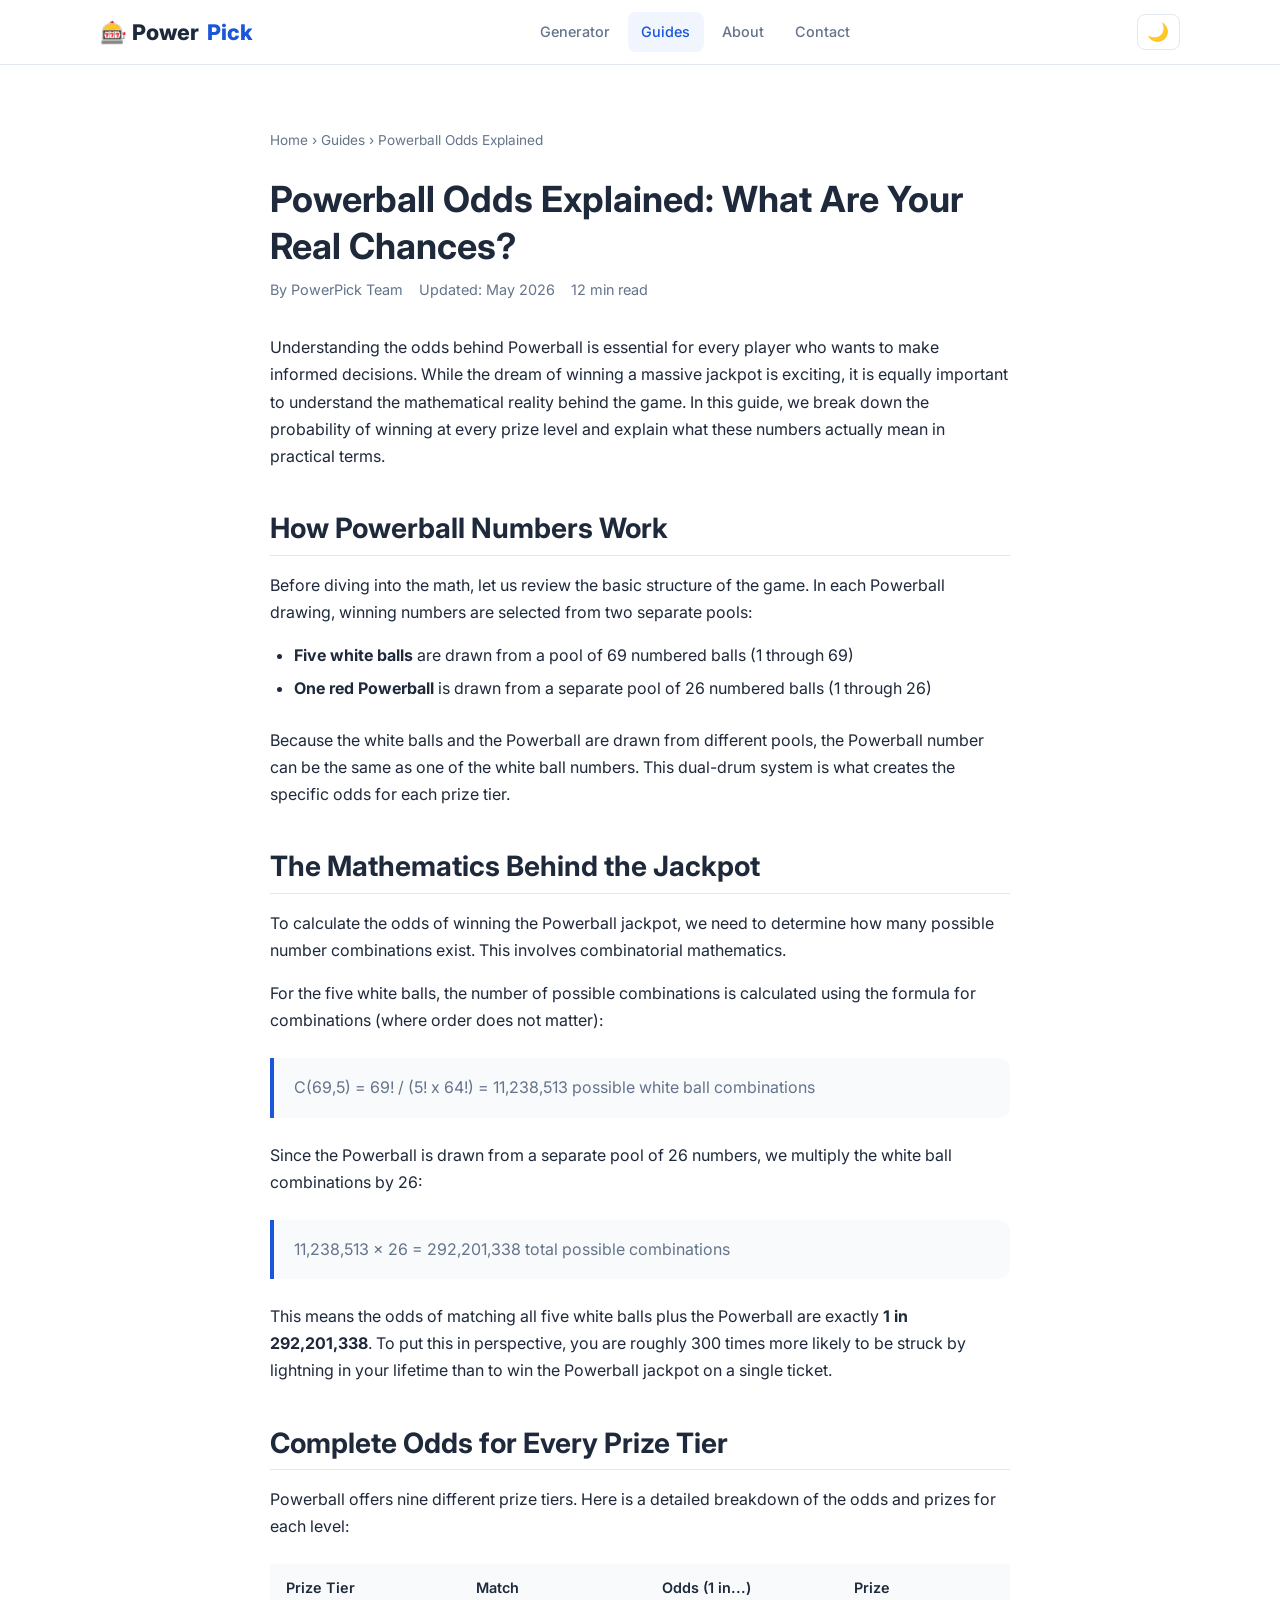
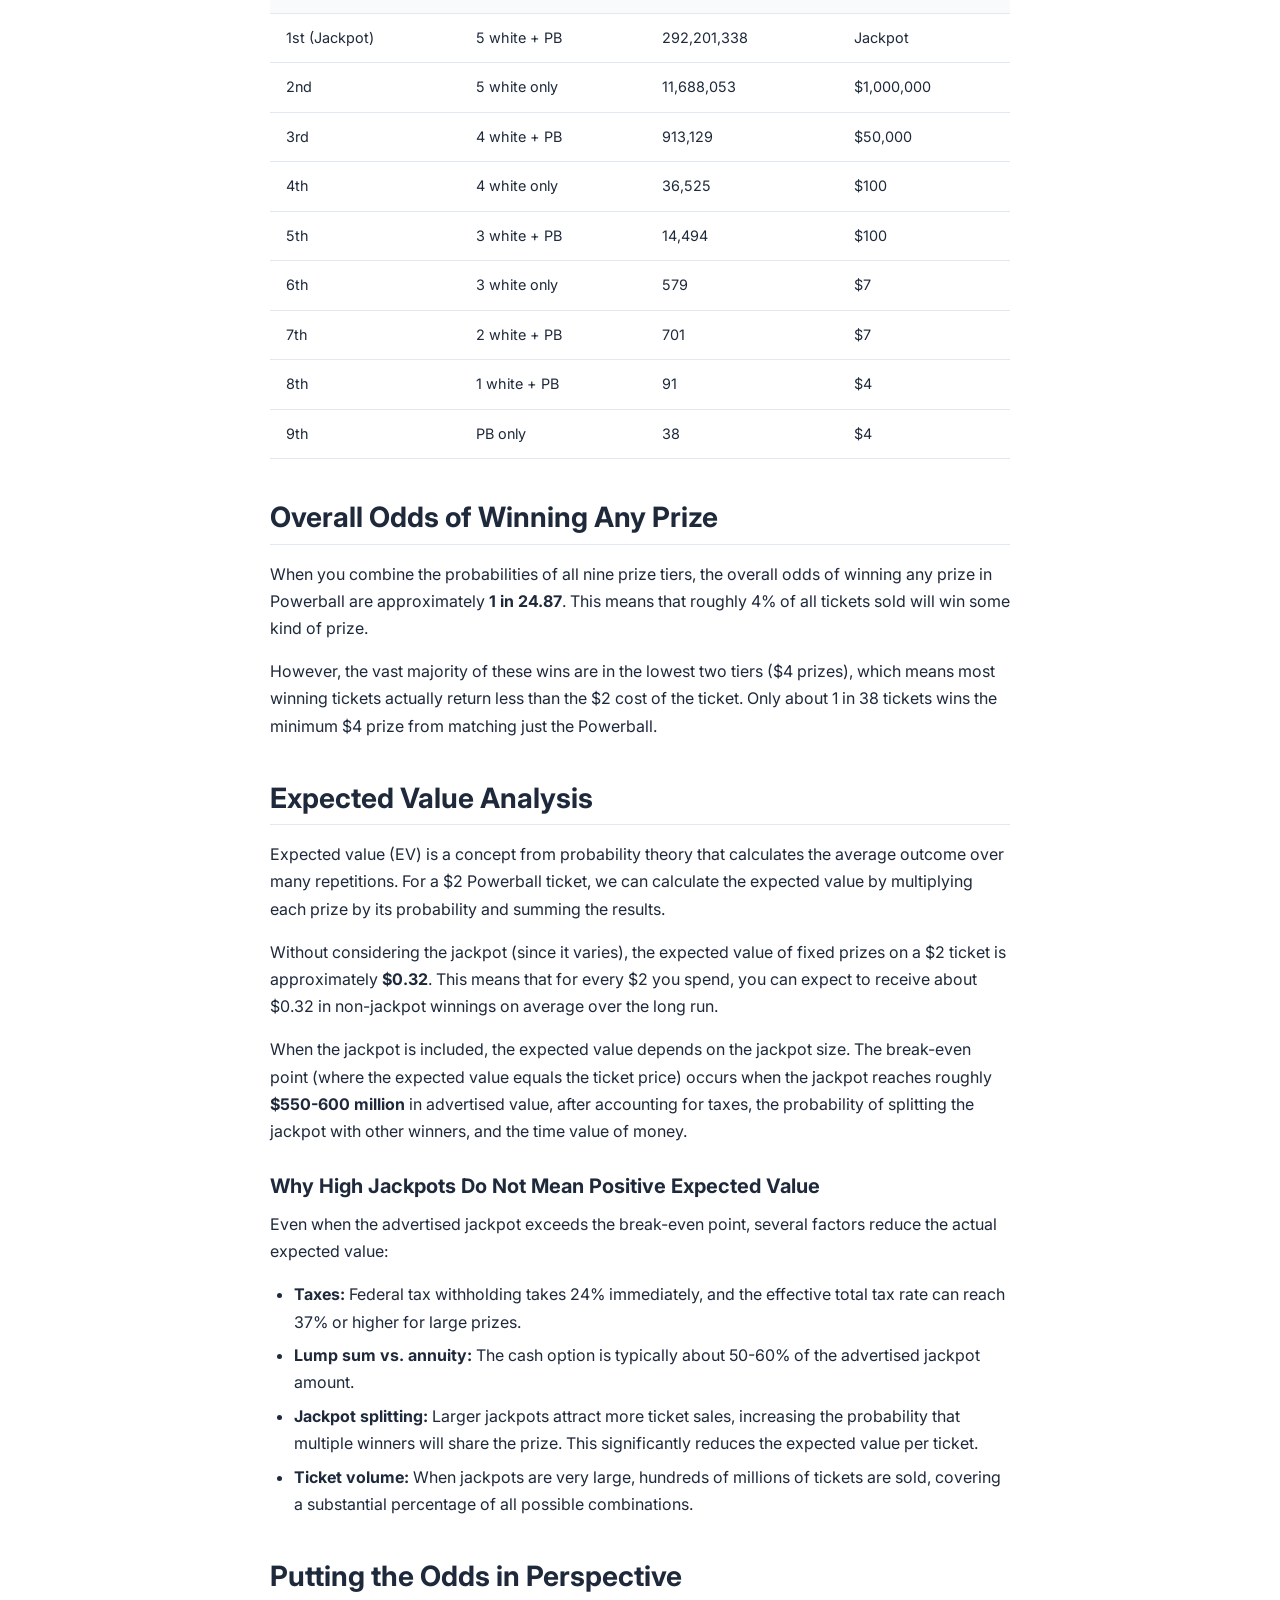
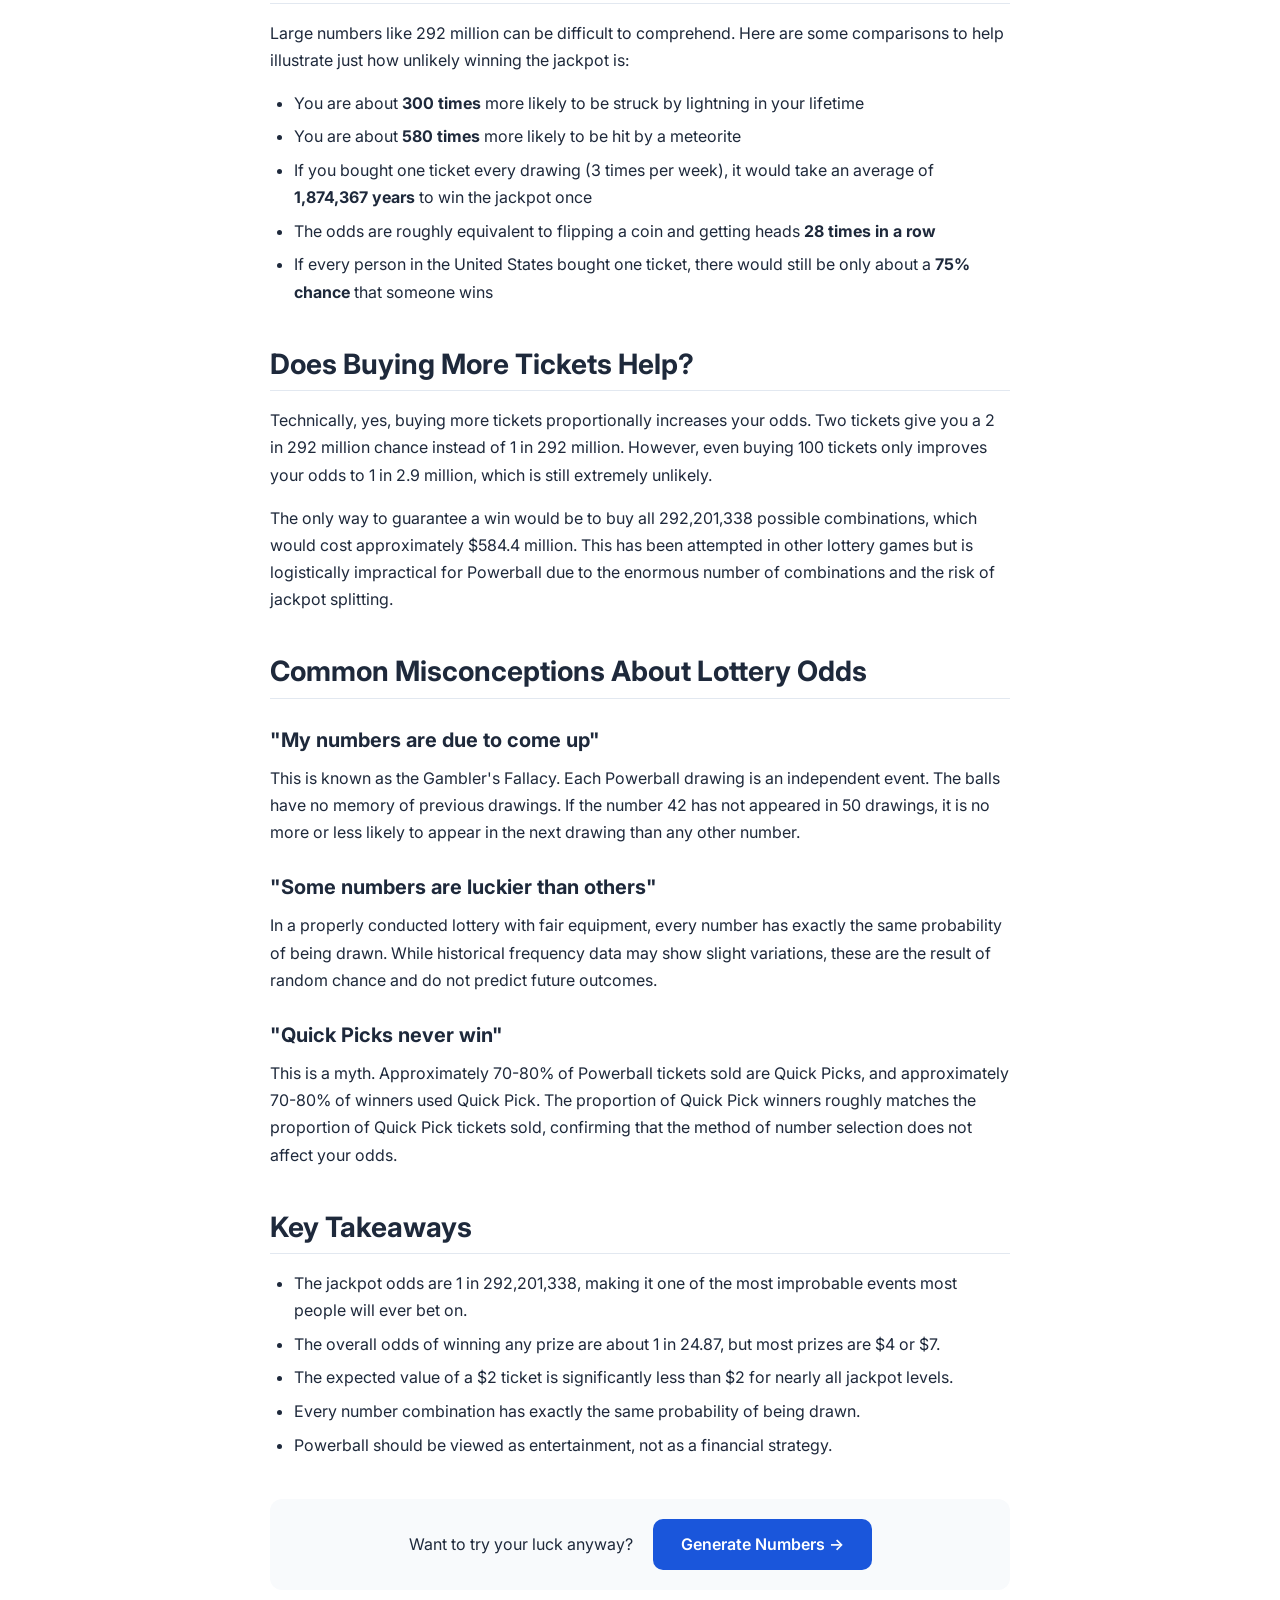
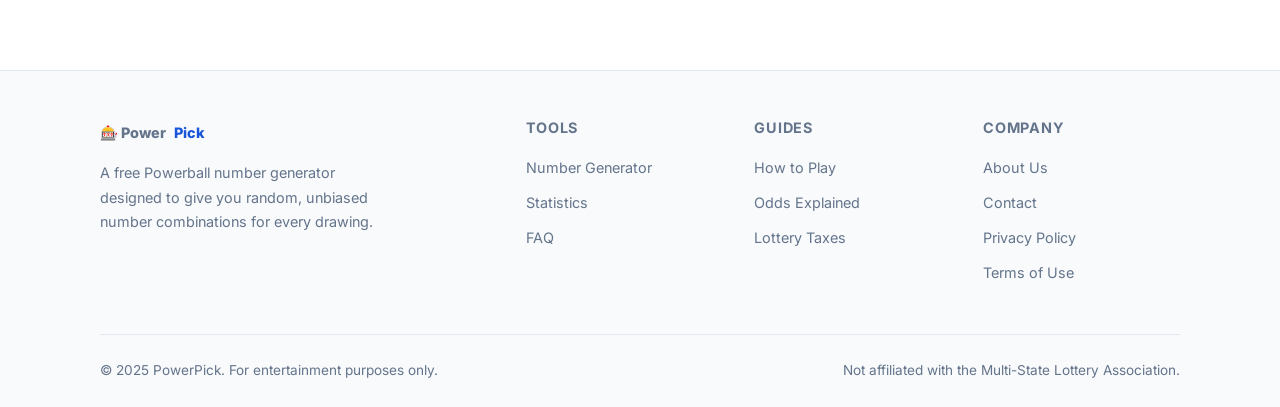
<file: guides/powerball-odds-explained.html>
<!DOCTYPE html>
<html lang="en">
<head>
  <meta charset="UTF-8">
  <script type="text/javascript">(function(c,l,a,r,i,t,y){c[a]=c[a]||function(){(c[a].q=c[a].q||[]).push(arguments)};t=l.createElement(r);t.async=1;t.src="https://www.clarity.ms/tag/"+i;y=l.getElementsByTagName(r)[0];y.parentNode.insertBefore(t,y)})(window,document,"clarity","script","w0kabbhfxb");</script>
  <script async src="https://www.googletagmanager.com/gtag/js?id=G-N1R4P6101L"></script>
  <script>window.dataLayer=window.dataLayer||[];function gtag(){dataLayer.push(arguments)}gtag('js',new Date());gtag('config','G-N1R4P6101L');</script>
  <meta name="google-site-verification" content="S6r2ZnYHMpzaTs5MkenMKnBc4WN54vgJhxod-76jVZA">
  <meta name="google-adsense-account" content="ca-pub-9947991296914983">
  <meta name="viewport" content="width=device-width,initial-scale=1">
  <title>Powerball Odds Explained: What Are Your Real Chances? - PowerPick</title>
  <meta name="description" content="Understand Powerball odds for every prize tier. Learn the mathematics behind lottery probabilities, expected values, and what your real chances of winning are.">
  <meta name="robots" content="index, follow">
  <link rel="canonical" href="https://product-builder-lecture-75g.pages.dev/guides/powerball-odds-explained.html">
  <link rel="preconnect" href="https://fonts.googleapis.com">
  <link rel="preconnect" href="https://fonts.gstatic.com" crossorigin>
  <link href="https://fonts.googleapis.com/css2?family=Inter:wght@400;500;600;700;800&display=swap" rel="stylesheet">
  <link rel="stylesheet" href="/css/style.css">
  <script async src="https://pagead2.googlesyndication.com/pagead/js/adsbygoogle.js?client=ca-pub-9947991296914983" crossorigin="anonymous"></script>
  <script type="application/ld+json">
  {"@context":"https://schema.org","@type":"Article","headline":"Powerball Odds Explained: What Are Your Real Chances?","datePublished":"2026-03-12","dateModified":"2026-05-12","author":{"@type":"Organization","name":"PowerPick Team"},"publisher":{"@type":"Organization","name":"PowerPick"}}
  </script>
</head>
<body>

<header class="header">
  <div class="container">
    <a href="/" class="logo">&#127920; Power<span>Pick</span></a>
    <nav class="nav" id="main-nav">
      <a href="/">Generator</a>
      <a href="/guides/" class="active">Guides</a>
      <a href="/about.html">About</a>
      <a href="/contact.html">Contact</a>
    </nav>
    <div style="display:flex;gap:.5rem;align-items:center">
      <button class="theme-toggle" onclick="toggleTheme()" aria-label="Toggle dark mode">&#127769;</button>
      <button class="nav-toggle" onclick="toggleNav()" aria-label="Toggle menu">&#9776;</button>
    </div>
  </div>
</header>

<main>
<section class="section">
  <div class="container article">
    <div class="breadcrumb"><a href="/">Home</a> &rsaquo; <a href="/guides/">Guides</a> &rsaquo; Powerball Odds Explained</div>
    <h1>Powerball Odds Explained: What Are Your Real Chances?</h1>
    <div class="meta">
      <span>By PowerPick Team</span>
      <span>Updated: May 2026</span>
      <span>12 min read</span>
    </div>

    <p>Understanding the odds behind Powerball is essential for every player who wants to make informed decisions. While the dream of winning a massive jackpot is exciting, it is equally important to understand the mathematical reality behind the game. In this guide, we break down the probability of winning at every prize level and explain what these numbers actually mean in practical terms.</p>

    <h2>How Powerball Numbers Work</h2>
    <p>Before diving into the math, let us review the basic structure of the game. In each Powerball drawing, winning numbers are selected from two separate pools:</p>
    <ul>
      <li><strong>Five white balls</strong> are drawn from a pool of 69 numbered balls (1 through 69)</li>
      <li><strong>One red Powerball</strong> is drawn from a separate pool of 26 numbered balls (1 through 26)</li>
    </ul>
    <p>Because the white balls and the Powerball are drawn from different pools, the Powerball number can be the same as one of the white ball numbers. This dual-drum system is what creates the specific odds for each prize tier.</p>

    <h2>The Mathematics Behind the Jackpot</h2>
    <p>To calculate the odds of winning the Powerball jackpot, we need to determine how many possible number combinations exist. This involves combinatorial mathematics.</p>
    <p>For the five white balls, the number of possible combinations is calculated using the formula for combinations (where order does not matter):</p>
    <blockquote>
      C(69,5) = 69! / (5! x 64!) = 11,238,513 possible white ball combinations
    </blockquote>
    <p>Since the Powerball is drawn from a separate pool of 26 numbers, we multiply the white ball combinations by 26:</p>
    <blockquote>
      11,238,513 x 26 = 292,201,338 total possible combinations
    </blockquote>
    <p>This means the odds of matching all five white balls plus the Powerball are exactly <strong>1 in 292,201,338</strong>. To put this in perspective, you are roughly 300 times more likely to be struck by lightning in your lifetime than to win the Powerball jackpot on a single ticket.</p>

    <h2>Complete Odds for Every Prize Tier</h2>
    <p>Powerball offers nine different prize tiers. Here is a detailed breakdown of the odds and prizes for each level:</p>

    <div class="table-wrap">
      <table>
        <thead>
          <tr><th>Prize Tier</th><th>Match</th><th>Odds (1 in...)</th><th>Prize</th></tr>
        </thead>
        <tbody>
          <tr><td>1st (Jackpot)</td><td>5 white + PB</td><td>292,201,338</td><td>Jackpot</td></tr>
          <tr><td>2nd</td><td>5 white only</td><td>11,688,053</td><td>$1,000,000</td></tr>
          <tr><td>3rd</td><td>4 white + PB</td><td>913,129</td><td>$50,000</td></tr>
          <tr><td>4th</td><td>4 white only</td><td>36,525</td><td>$100</td></tr>
          <tr><td>5th</td><td>3 white + PB</td><td>14,494</td><td>$100</td></tr>
          <tr><td>6th</td><td>3 white only</td><td>579</td><td>$7</td></tr>
          <tr><td>7th</td><td>2 white + PB</td><td>701</td><td>$7</td></tr>
          <tr><td>8th</td><td>1 white + PB</td><td>91</td><td>$4</td></tr>
          <tr><td>9th</td><td>PB only</td><td>38</td><td>$4</td></tr>
        </tbody>
      </table>
    </div>

    <h2>Overall Odds of Winning Any Prize</h2>
    <p>When you combine the probabilities of all nine prize tiers, the overall odds of winning any prize in Powerball are approximately <strong>1 in 24.87</strong>. This means that roughly 4% of all tickets sold will win some kind of prize.</p>
    <p>However, the vast majority of these wins are in the lowest two tiers ($4 prizes), which means most winning tickets actually return less than the $2 cost of the ticket. Only about 1 in 38 tickets wins the minimum $4 prize from matching just the Powerball.</p>

    <h2>Expected Value Analysis</h2>
    <p>Expected value (EV) is a concept from probability theory that calculates the average outcome over many repetitions. For a $2 Powerball ticket, we can calculate the expected value by multiplying each prize by its probability and summing the results.</p>
    <p>Without considering the jackpot (since it varies), the expected value of fixed prizes on a $2 ticket is approximately <strong>$0.32</strong>. This means that for every $2 you spend, you can expect to receive about $0.32 in non-jackpot winnings on average over the long run.</p>
    <p>When the jackpot is included, the expected value depends on the jackpot size. The break-even point (where the expected value equals the ticket price) occurs when the jackpot reaches roughly <strong>$550-600 million</strong> in advertised value, after accounting for taxes, the probability of splitting the jackpot with other winners, and the time value of money.</p>

    <h3>Why High Jackpots Do Not Mean Positive Expected Value</h3>
    <p>Even when the advertised jackpot exceeds the break-even point, several factors reduce the actual expected value:</p>
    <ul>
      <li><strong>Taxes:</strong> Federal tax withholding takes 24% immediately, and the effective total tax rate can reach 37% or higher for large prizes.</li>
      <li><strong>Lump sum vs. annuity:</strong> The cash option is typically about 50-60% of the advertised jackpot amount.</li>
      <li><strong>Jackpot splitting:</strong> Larger jackpots attract more ticket sales, increasing the probability that multiple winners will share the prize. This significantly reduces the expected value per ticket.</li>
      <li><strong>Ticket volume:</strong> When jackpots are very large, hundreds of millions of tickets are sold, covering a substantial percentage of all possible combinations.</li>
    </ul>

    <h2>Putting the Odds in Perspective</h2>
    <p>Large numbers like 292 million can be difficult to comprehend. Here are some comparisons to help illustrate just how unlikely winning the jackpot is:</p>
    <ul>
      <li>You are about <strong>300 times</strong> more likely to be struck by lightning in your lifetime</li>
      <li>You are about <strong>580 times</strong> more likely to be hit by a meteorite</li>
      <li>If you bought one ticket every drawing (3 times per week), it would take an average of <strong>1,874,367 years</strong> to win the jackpot once</li>
      <li>The odds are roughly equivalent to flipping a coin and getting heads <strong>28 times in a row</strong></li>
      <li>If every person in the United States bought one ticket, there would still be only about a <strong>75% chance</strong> that someone wins</li>
    </ul>

    <h2>Does Buying More Tickets Help?</h2>
    <p>Technically, yes, buying more tickets proportionally increases your odds. Two tickets give you a 2 in 292 million chance instead of 1 in 292 million. However, even buying 100 tickets only improves your odds to 1 in 2.9 million, which is still extremely unlikely.</p>
    <p>The only way to guarantee a win would be to buy all 292,201,338 possible combinations, which would cost approximately $584.4 million. This has been attempted in other lottery games but is logistically impractical for Powerball due to the enormous number of combinations and the risk of jackpot splitting.</p>

    <h2>Common Misconceptions About Lottery Odds</h2>
    <h3>"My numbers are due to come up"</h3>
    <p>This is known as the Gambler's Fallacy. Each Powerball drawing is an independent event. The balls have no memory of previous drawings. If the number 42 has not appeared in 50 drawings, it is no more or less likely to appear in the next drawing than any other number.</p>

    <h3>"Some numbers are luckier than others"</h3>
    <p>In a properly conducted lottery with fair equipment, every number has exactly the same probability of being drawn. While historical frequency data may show slight variations, these are the result of random chance and do not predict future outcomes.</p>

    <h3>"Quick Picks never win"</h3>
    <p>This is a myth. Approximately 70-80% of Powerball tickets sold are Quick Picks, and approximately 70-80% of winners used Quick Pick. The proportion of Quick Pick winners roughly matches the proportion of Quick Pick tickets sold, confirming that the method of number selection does not affect your odds.</p>

    <h2>Key Takeaways</h2>
    <ul>
      <li>The jackpot odds are 1 in 292,201,338, making it one of the most improbable events most people will ever bet on.</li>
      <li>The overall odds of winning any prize are about 1 in 24.87, but most prizes are $4 or $7.</li>
      <li>The expected value of a $2 ticket is significantly less than $2 for nearly all jackpot levels.</li>
      <li>Every number combination has exactly the same probability of being drawn.</li>
      <li>Powerball should be viewed as entertainment, not as a financial strategy.</li>
    </ul>

    <p style="margin-top:2.5rem;padding:1.25rem;background:var(--bg-alt);border-radius:var(--radius);text-align:center">
      Want to try your luck anyway? <a href="/#generator" class="btn btn-primary" style="margin-left:1rem">Generate Numbers &rarr;</a>
    </p>
  </div>
</section>
</main>

<footer class="footer">
  <div class="container">
    <div class="footer-grid">
      <div>
        <a href="/" class="logo" style="margin-bottom:1rem;display:inline-flex">&#127920; Power<span>Pick</span></a>
        <p style="color:var(--text-muted);font-size:.9rem;max-width:300px">A free Powerball number generator designed to give you random, unbiased number combinations for every drawing.</p>
      </div>
      <div><h4>Tools</h4><ul><li><a href="/#generator">Number Generator</a></li><li><a href="/#stats">Statistics</a></li><li><a href="/#faq">FAQ</a></li></ul></div>
      <div><h4>Guides</h4><ul><li><a href="/guides/how-to-play-powerball.html">How to Play</a></li><li><a href="/guides/powerball-odds-explained.html">Odds Explained</a></li><li><a href="/guides/lottery-taxes-guide.html">Lottery Taxes</a></li></ul></div>
      <div><h4>Company</h4><ul><li><a href="/about.html">About Us</a></li><li><a href="/contact.html">Contact</a></li><li><a href="/privacy.html">Privacy Policy</a></li><li><a href="/terms.html">Terms of Use</a></li></ul></div>
    </div>
    <div class="footer-bottom"><span>&copy; 2025 PowerPick. For entertainment purposes only.</span><span>Not affiliated with the Multi-State Lottery Association.</span></div>
  </div>
</footer>
<script src="/js/main.js"></script>
</body>
</html>
</file>
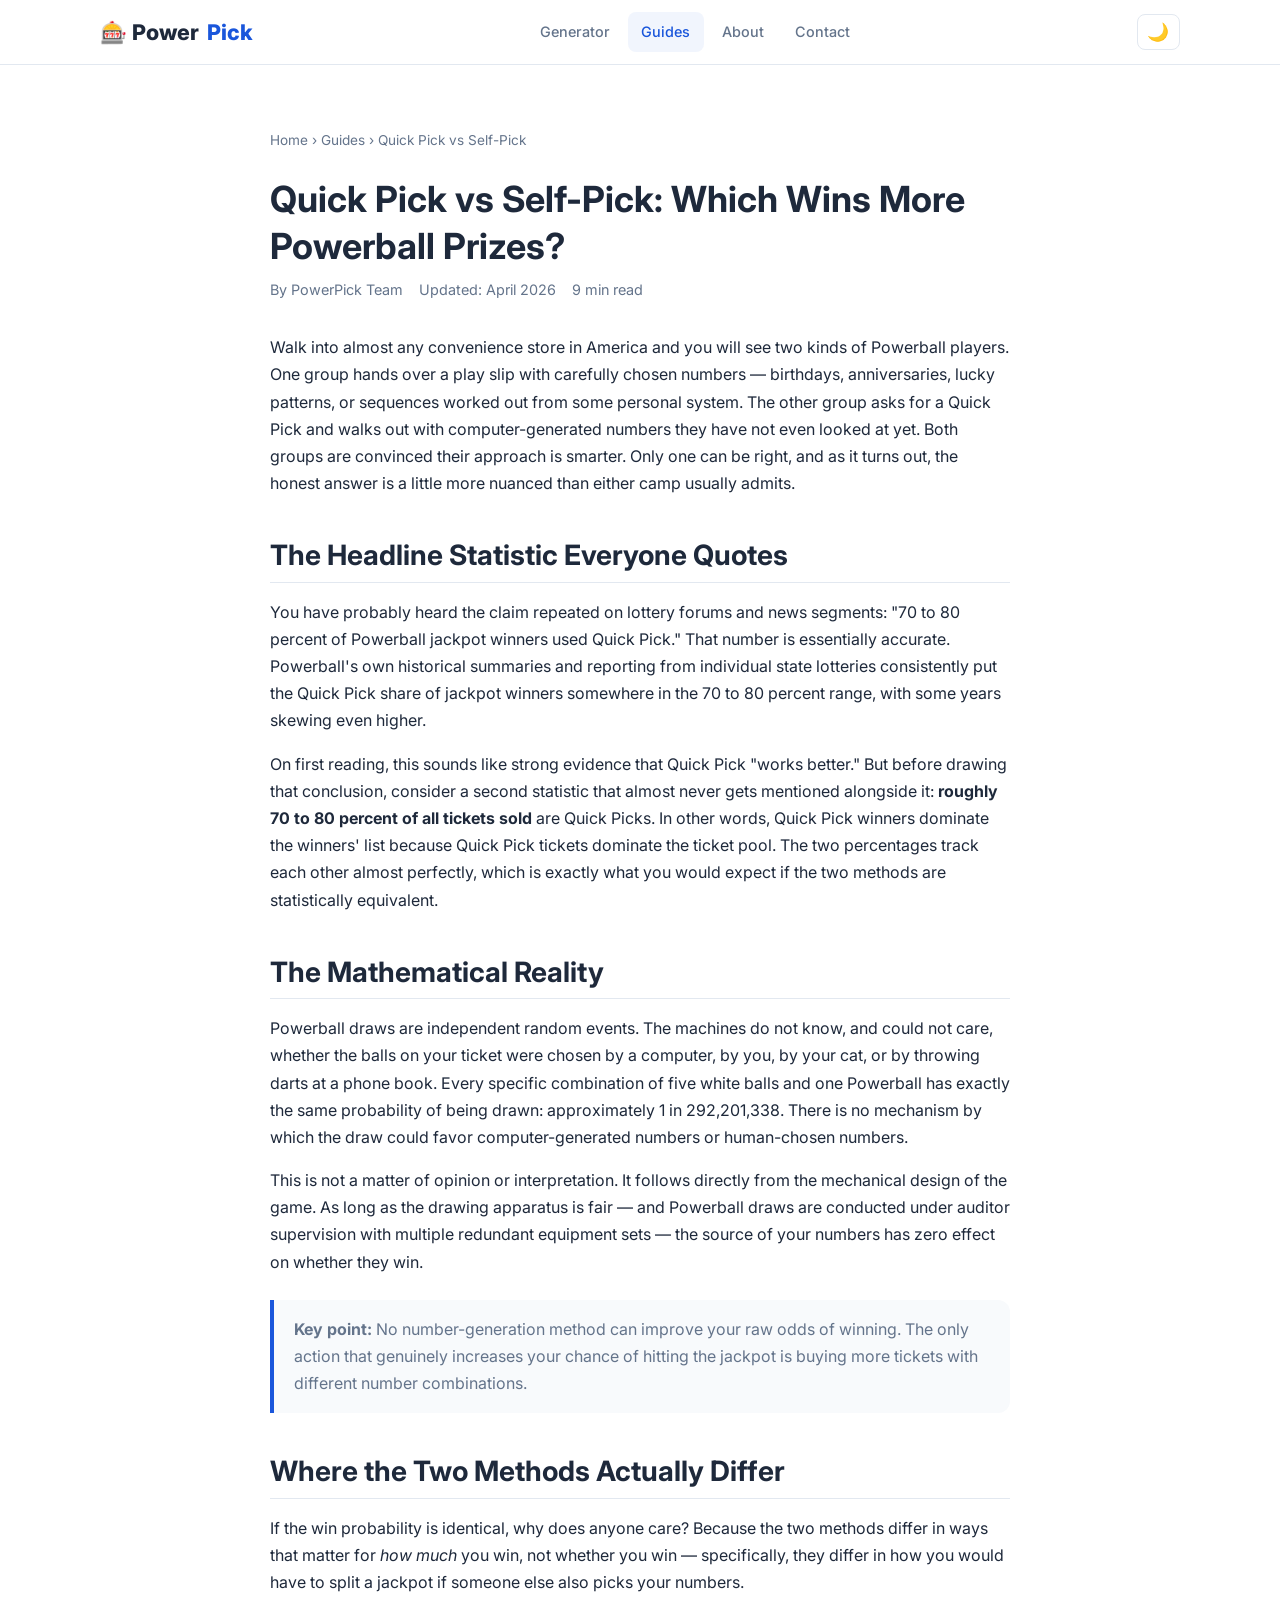
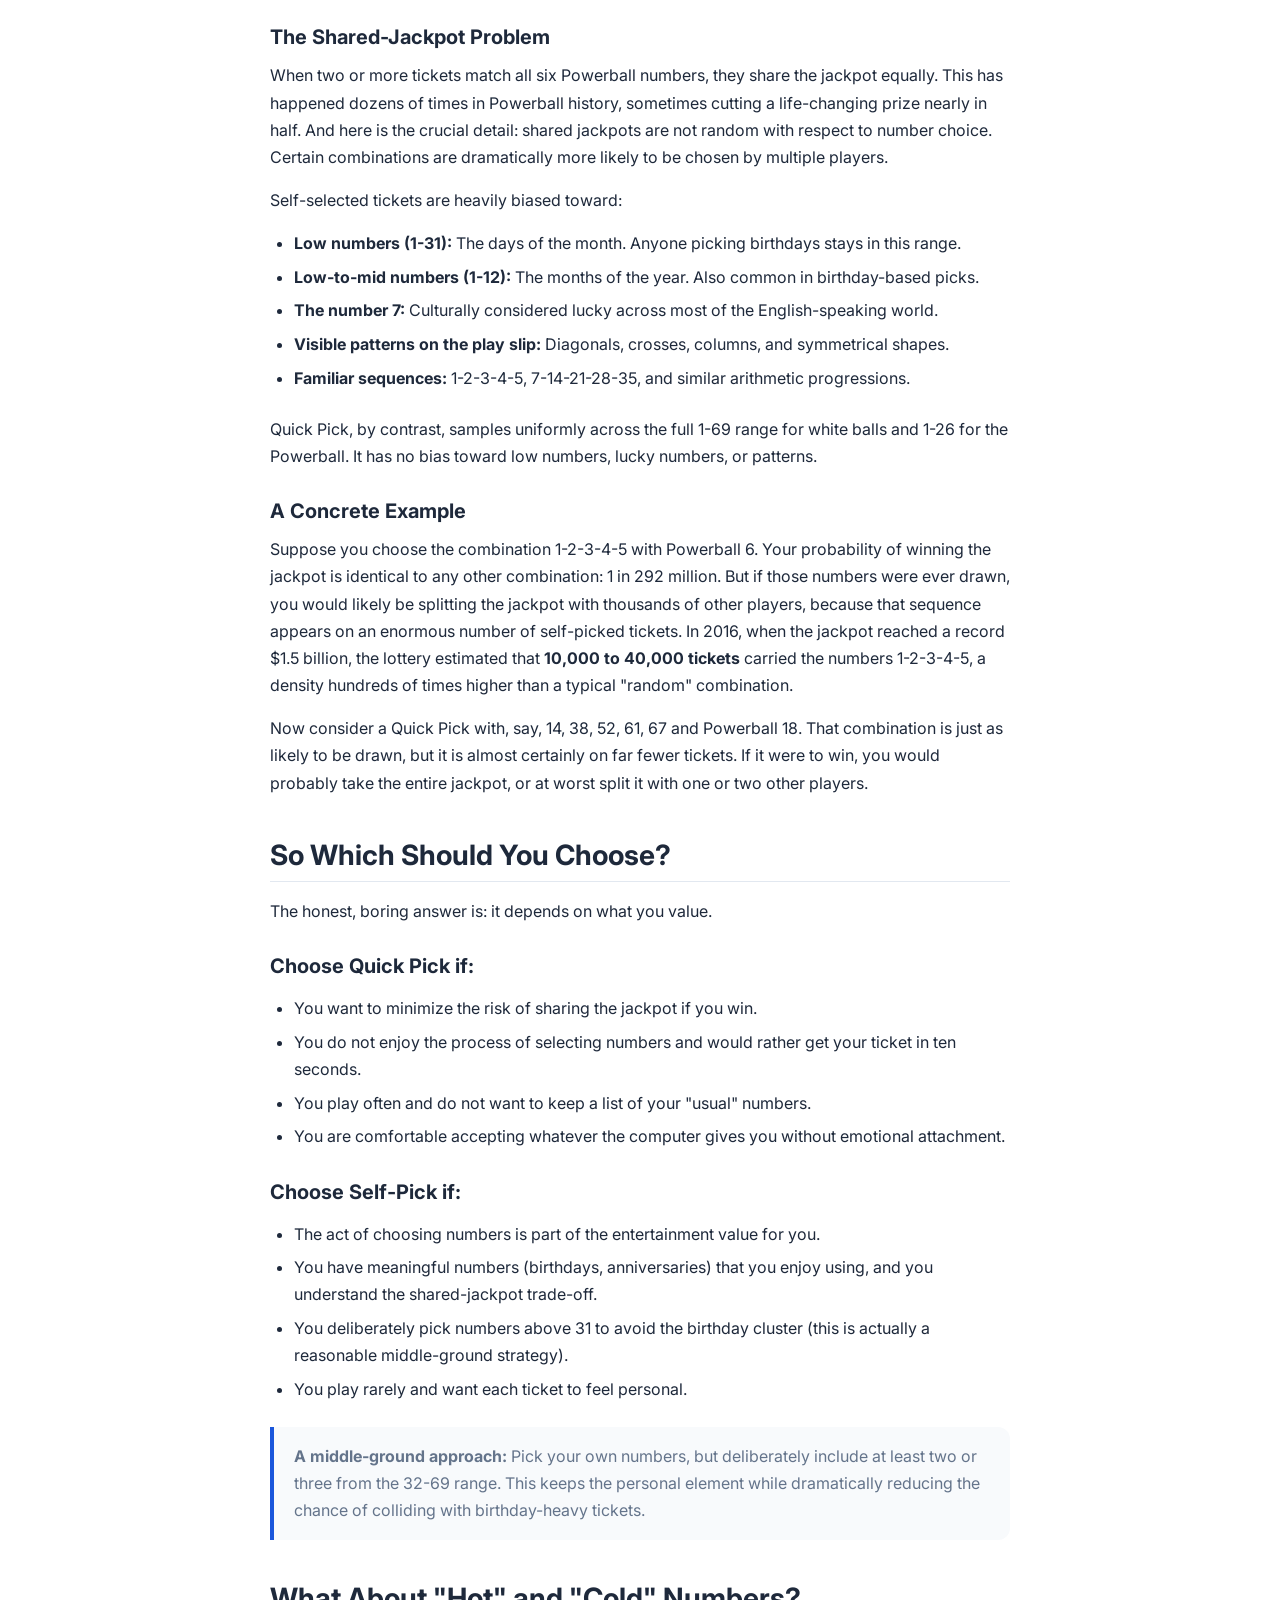
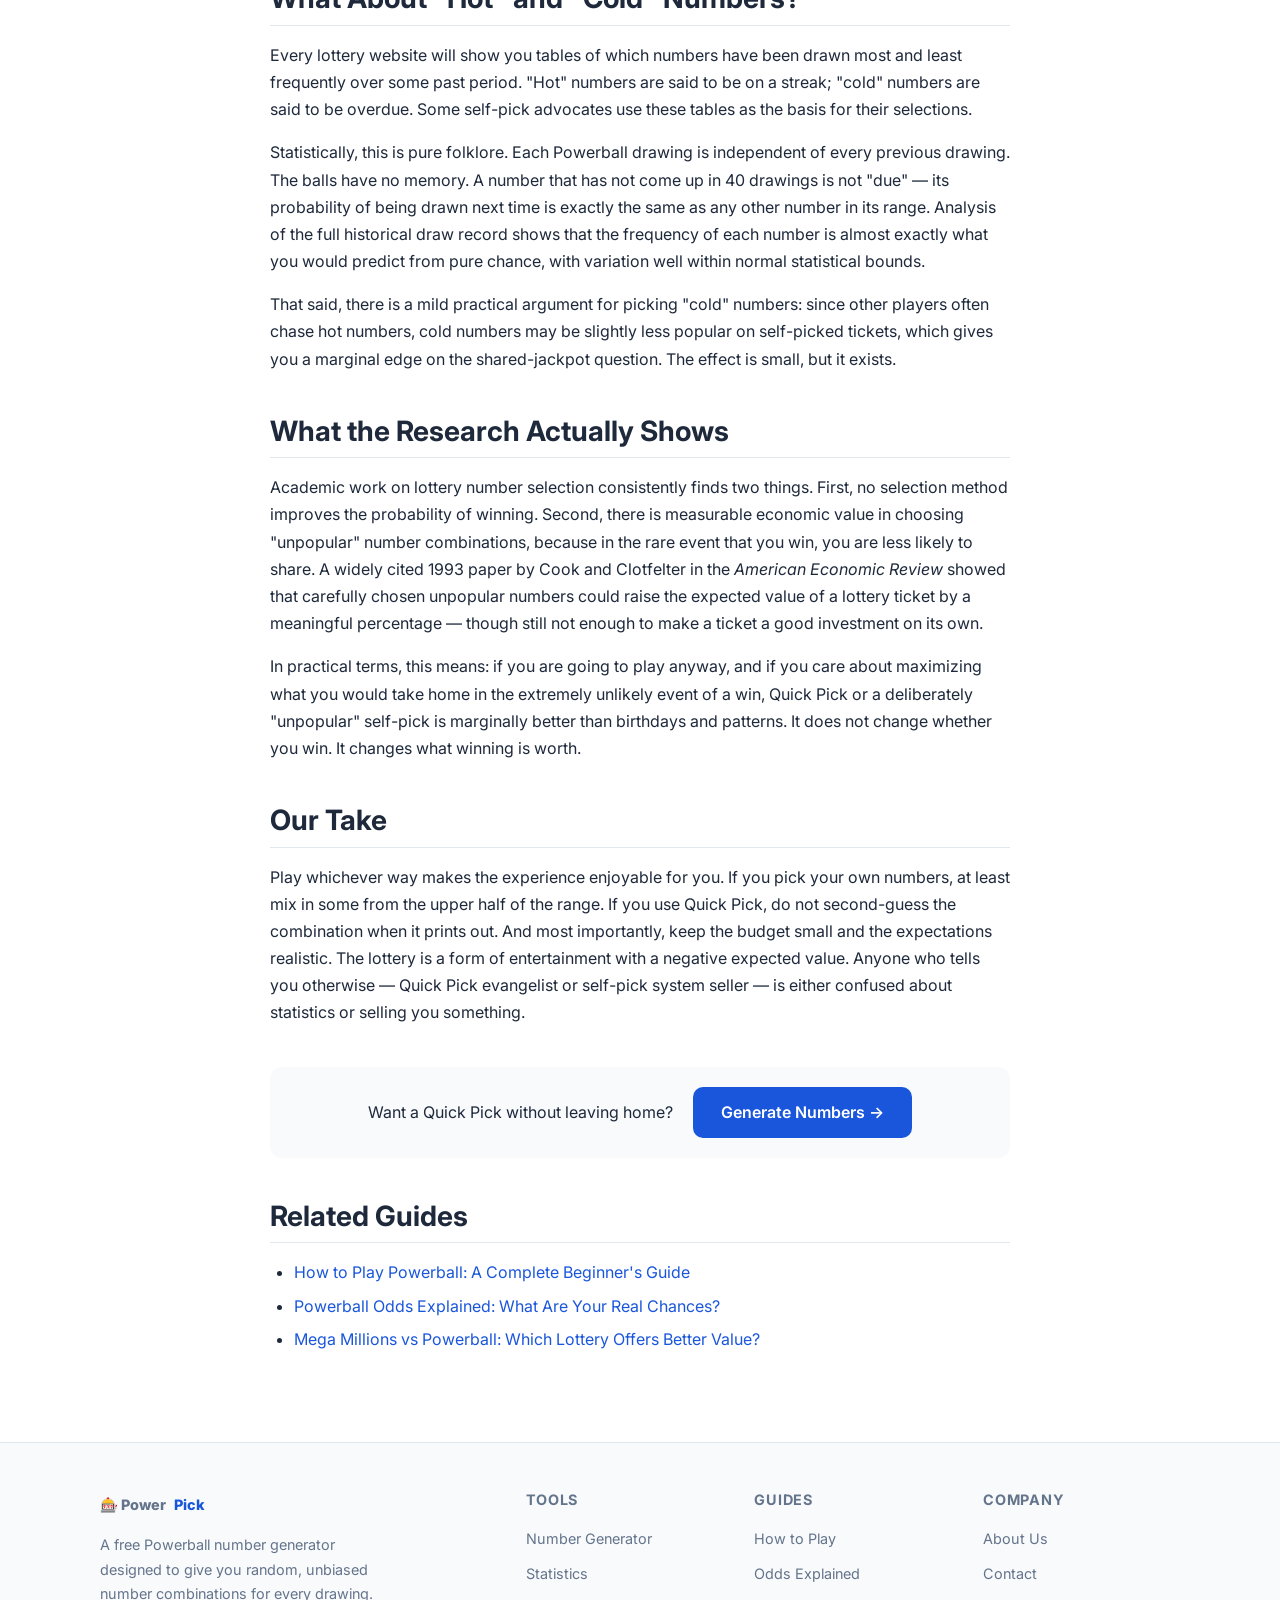
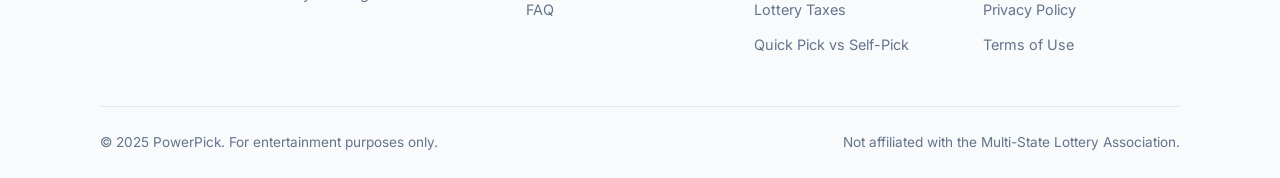
<file: guides/quick-pick-vs-self-pick.html>
<!DOCTYPE html>
<html lang="en">
<head>
  <meta charset="UTF-8">
  <script type="text/javascript">(function(c,l,a,r,i,t,y){c[a]=c[a]||function(){(c[a].q=c[a].q||[]).push(arguments)};t=l.createElement(r);t.async=1;t.src="https://www.clarity.ms/tag/"+i;y=l.getElementsByTagName(r)[0];y.parentNode.insertBefore(t,y)})(window,document,"clarity","script","w0kabbhfxb");</script>
  <script async src="https://www.googletagmanager.com/gtag/js?id=G-N1R4P6101L"></script>
  <script>window.dataLayer=window.dataLayer||[];function gtag(){dataLayer.push(arguments)}gtag('js',new Date());gtag('config','G-N1R4P6101L');</script>
  <meta name="google-site-verification" content="S6r2ZnYHMpzaTs5MkenMKnBc4WN54vgJhxod-76jVZA">
  <meta name="google-adsense-account" content="ca-pub-9947991296914983">
  <meta name="viewport" content="width=device-width,initial-scale=1">
  <title>Quick Pick vs Self-Pick: Which Wins More Powerball Prizes? - PowerPick</title>
  <meta name="description" content="A data-backed comparison of Quick Pick and self-selected Powerball numbers. We look at winning frequencies, statistical reality, and practical trade-offs.">
  <meta name="robots" content="index, follow">
  <link rel="canonical" href="https://product-builder-lecture-75g.pages.dev/guides/quick-pick-vs-self-pick.html">
  <link rel="preconnect" href="https://fonts.googleapis.com">
  <link rel="preconnect" href="https://fonts.gstatic.com" crossorigin>
  <link href="https://fonts.googleapis.com/css2?family=Inter:wght@400;500;600;700;800&display=swap" rel="stylesheet">
  <link rel="stylesheet" href="/css/style.css">
  <script async src="https://pagead2.googlesyndication.com/pagead/js/adsbygoogle.js?client=ca-pub-9947991296914983" crossorigin="anonymous"></script>
  <script type="application/ld+json">
  {"@context":"https://schema.org","@type":"Article","headline":"Quick Pick vs Self-Pick: Which Wins More Powerball Prizes?","datePublished":"2026-03-15","dateModified":"2026-04-10","author":{"@type":"Organization","name":"PowerPick Team"},"publisher":{"@type":"Organization","name":"PowerPick"}}
  </script>
</head>
<body>

<header class="header">
  <div class="container">
    <a href="/" class="logo">&#127920; Power<span>Pick</span></a>
    <nav class="nav" id="main-nav">
      <a href="/">Generator</a>
      <a href="/guides/" class="active">Guides</a>
      <a href="/about.html">About</a>
      <a href="/contact.html">Contact</a>
    </nav>
    <div style="display:flex;gap:.5rem;align-items:center">
      <button class="theme-toggle" onclick="toggleTheme()" aria-label="Toggle dark mode">&#127769;</button>
      <button class="nav-toggle" onclick="toggleNav()" aria-label="Toggle menu">&#9776;</button>
    </div>
  </div>
</header>

<main>
<section class="section">
  <div class="container article">
    <div class="breadcrumb"><a href="/">Home</a> &rsaquo; <a href="/guides/">Guides</a> &rsaquo; Quick Pick vs Self-Pick</div>
    <h1>Quick Pick vs Self-Pick: Which Wins More Powerball Prizes?</h1>
    <div class="meta">
      <span>By PowerPick Team</span>
      <span>Updated: April 2026</span>
      <span>9 min read</span>
    </div>

    <p>Walk into almost any convenience store in America and you will see two kinds of Powerball players. One group hands over a play slip with carefully chosen numbers &mdash; birthdays, anniversaries, lucky patterns, or sequences worked out from some personal system. The other group asks for a Quick Pick and walks out with computer-generated numbers they have not even looked at yet. Both groups are convinced their approach is smarter. Only one can be right, and as it turns out, the honest answer is a little more nuanced than either camp usually admits.</p>

    <h2>The Headline Statistic Everyone Quotes</h2>
    <p>You have probably heard the claim repeated on lottery forums and news segments: "70 to 80 percent of Powerball jackpot winners used Quick Pick." That number is essentially accurate. Powerball's own historical summaries and reporting from individual state lotteries consistently put the Quick Pick share of jackpot winners somewhere in the 70 to 80 percent range, with some years skewing even higher.</p>
    <p>On first reading, this sounds like strong evidence that Quick Pick "works better." But before drawing that conclusion, consider a second statistic that almost never gets mentioned alongside it: <strong>roughly 70 to 80 percent of all tickets sold</strong> are Quick Picks. In other words, Quick Pick winners dominate the winners' list because Quick Pick tickets dominate the ticket pool. The two percentages track each other almost perfectly, which is exactly what you would expect if the two methods are statistically equivalent.</p>

    <h2>The Mathematical Reality</h2>
    <p>Powerball draws are independent random events. The machines do not know, and could not care, whether the balls on your ticket were chosen by a computer, by you, by your cat, or by throwing darts at a phone book. Every specific combination of five white balls and one Powerball has exactly the same probability of being drawn: approximately 1 in 292,201,338. There is no mechanism by which the draw could favor computer-generated numbers or human-chosen numbers.</p>
    <p>This is not a matter of opinion or interpretation. It follows directly from the mechanical design of the game. As long as the drawing apparatus is fair &mdash; and Powerball draws are conducted under auditor supervision with multiple redundant equipment sets &mdash; the source of your numbers has zero effect on whether they win.</p>

    <blockquote>
      <strong>Key point:</strong> No number-generation method can improve your raw odds of winning. The only action that genuinely increases your chance of hitting the jackpot is buying more tickets with different number combinations.
    </blockquote>

    <h2>Where the Two Methods Actually Differ</h2>
    <p>If the win probability is identical, why does anyone care? Because the two methods differ in ways that matter for <em>how much</em> you win, not whether you win &mdash; specifically, they differ in how you would have to split a jackpot if someone else also picks your numbers.</p>

    <h3>The Shared-Jackpot Problem</h3>
    <p>When two or more tickets match all six Powerball numbers, they share the jackpot equally. This has happened dozens of times in Powerball history, sometimes cutting a life-changing prize nearly in half. And here is the crucial detail: shared jackpots are not random with respect to number choice. Certain combinations are dramatically more likely to be chosen by multiple players.</p>
    <p>Self-selected tickets are heavily biased toward:</p>
    <ul>
      <li><strong>Low numbers (1-31):</strong> The days of the month. Anyone picking birthdays stays in this range.</li>
      <li><strong>Low-to-mid numbers (1-12):</strong> The months of the year. Also common in birthday-based picks.</li>
      <li><strong>The number 7:</strong> Culturally considered lucky across most of the English-speaking world.</li>
      <li><strong>Visible patterns on the play slip:</strong> Diagonals, crosses, columns, and symmetrical shapes.</li>
      <li><strong>Familiar sequences:</strong> 1-2-3-4-5, 7-14-21-28-35, and similar arithmetic progressions.</li>
    </ul>
    <p>Quick Pick, by contrast, samples uniformly across the full 1-69 range for white balls and 1-26 for the Powerball. It has no bias toward low numbers, lucky numbers, or patterns.</p>

    <h3>A Concrete Example</h3>
    <p>Suppose you choose the combination 1-2-3-4-5 with Powerball 6. Your probability of winning the jackpot is identical to any other combination: 1 in 292 million. But if those numbers were ever drawn, you would likely be splitting the jackpot with thousands of other players, because that sequence appears on an enormous number of self-picked tickets. In 2016, when the jackpot reached a record $1.5 billion, the lottery estimated that <strong>10,000 to 40,000 tickets</strong> carried the numbers 1-2-3-4-5, a density hundreds of times higher than a typical "random" combination.</p>
    <p>Now consider a Quick Pick with, say, 14, 38, 52, 61, 67 and Powerball 18. That combination is just as likely to be drawn, but it is almost certainly on far fewer tickets. If it were to win, you would probably take the entire jackpot, or at worst split it with one or two other players.</p>

    <h2>So Which Should You Choose?</h2>
    <p>The honest, boring answer is: it depends on what you value.</p>

    <h3>Choose Quick Pick if:</h3>
    <ul>
      <li>You want to minimize the risk of sharing the jackpot if you win.</li>
      <li>You do not enjoy the process of selecting numbers and would rather get your ticket in ten seconds.</li>
      <li>You play often and do not want to keep a list of your "usual" numbers.</li>
      <li>You are comfortable accepting whatever the computer gives you without emotional attachment.</li>
    </ul>

    <h3>Choose Self-Pick if:</h3>
    <ul>
      <li>The act of choosing numbers is part of the entertainment value for you.</li>
      <li>You have meaningful numbers (birthdays, anniversaries) that you enjoy using, and you understand the shared-jackpot trade-off.</li>
      <li>You deliberately pick numbers above 31 to avoid the birthday cluster (this is actually a reasonable middle-ground strategy).</li>
      <li>You play rarely and want each ticket to feel personal.</li>
    </ul>

    <blockquote>
      <strong>A middle-ground approach:</strong> Pick your own numbers, but deliberately include at least two or three from the 32-69 range. This keeps the personal element while dramatically reducing the chance of colliding with birthday-heavy tickets.
    </blockquote>

    <h2>What About "Hot" and "Cold" Numbers?</h2>
    <p>Every lottery website will show you tables of which numbers have been drawn most and least frequently over some past period. "Hot" numbers are said to be on a streak; "cold" numbers are said to be overdue. Some self-pick advocates use these tables as the basis for their selections.</p>
    <p>Statistically, this is pure folklore. Each Powerball drawing is independent of every previous drawing. The balls have no memory. A number that has not come up in 40 drawings is not "due" &mdash; its probability of being drawn next time is exactly the same as any other number in its range. Analysis of the full historical draw record shows that the frequency of each number is almost exactly what you would predict from pure chance, with variation well within normal statistical bounds.</p>
    <p>That said, there is a mild practical argument for picking "cold" numbers: since other players often chase hot numbers, cold numbers may be slightly less popular on self-picked tickets, which gives you a marginal edge on the shared-jackpot question. The effect is small, but it exists.</p>

    <h2>What the Research Actually Shows</h2>
    <p>Academic work on lottery number selection consistently finds two things. First, no selection method improves the probability of winning. Second, there is measurable economic value in choosing "unpopular" number combinations, because in the rare event that you win, you are less likely to share. A widely cited 1993 paper by Cook and Clotfelter in the <em>American Economic Review</em> showed that carefully chosen unpopular numbers could raise the expected value of a lottery ticket by a meaningful percentage &mdash; though still not enough to make a ticket a good investment on its own.</p>
    <p>In practical terms, this means: if you are going to play anyway, and if you care about maximizing what you would take home in the extremely unlikely event of a win, Quick Pick or a deliberately "unpopular" self-pick is marginally better than birthdays and patterns. It does not change whether you win. It changes what winning is worth.</p>

    <h2>Our Take</h2>
    <p>Play whichever way makes the experience enjoyable for you. If you pick your own numbers, at least mix in some from the upper half of the range. If you use Quick Pick, do not second-guess the combination when it prints out. And most importantly, keep the budget small and the expectations realistic. The lottery is a form of entertainment with a negative expected value. Anyone who tells you otherwise &mdash; Quick Pick evangelist or self-pick system seller &mdash; is either confused about statistics or selling you something.</p>

    <p style="margin-top:2.5rem;padding:1.25rem;background:var(--bg-alt);border-radius:var(--radius);text-align:center">
      Want a Quick Pick without leaving home? <a href="/#generator" class="btn btn-primary" style="margin-left:1rem">Generate Numbers &rarr;</a>
    </p>

    <h2 style="margin-top:2.5rem">Related Guides</h2>
    <ul>
      <li><a href="/guides/how-to-play-powerball.html">How to Play Powerball: A Complete Beginner's Guide</a></li>
      <li><a href="/guides/powerball-odds-explained.html">Powerball Odds Explained: What Are Your Real Chances?</a></li>
      <li><a href="/guides/mega-millions-vs-powerball.html">Mega Millions vs Powerball: Which Lottery Offers Better Value?</a></li>
    </ul>
  </div>
</section>
</main>

<footer class="footer">
  <div class="container">
    <div class="footer-grid">
      <div>
        <a href="/" class="logo" style="margin-bottom:1rem;display:inline-flex">&#127920; Power<span>Pick</span></a>
        <p style="color:var(--text-muted);font-size:.9rem;max-width:300px">A free Powerball number generator designed to give you random, unbiased number combinations for every drawing.</p>
      </div>
      <div><h4>Tools</h4><ul><li><a href="/#generator">Number Generator</a></li><li><a href="/#stats">Statistics</a></li><li><a href="/#faq">FAQ</a></li></ul></div>
      <div><h4>Guides</h4><ul><li><a href="/guides/how-to-play-powerball.html">How to Play</a></li><li><a href="/guides/powerball-odds-explained.html">Odds Explained</a></li><li><a href="/guides/lottery-taxes-guide.html">Lottery Taxes</a></li><li><a href="/guides/quick-pick-vs-self-pick.html">Quick Pick vs Self-Pick</a></li></ul></div>
      <div><h4>Company</h4><ul><li><a href="/about.html">About Us</a></li><li><a href="/contact.html">Contact</a></li><li><a href="/privacy.html">Privacy Policy</a></li><li><a href="/terms.html">Terms of Use</a></li></ul></div>
    </div>
    <div class="footer-bottom"><span>&copy; 2025 PowerPick. For entertainment purposes only.</span><span>Not affiliated with the Multi-State Lottery Association.</span></div>
  </div>
</footer>
<script src="/js/main.js"></script>
</body>
</html>
</file>
<file: css/style.css>
/* ===== Reset & Base ===== */
*,*::before,*::after{box-sizing:border-box;margin:0;padding:0}
:root{
  --primary:#1a56db;--primary-light:#3b82f6;--primary-dark:#1e40af;
  --bg:#ffffff;--bg-alt:#f8fafc;--bg-card:#ffffff;
  --text:#1e293b;--text-muted:#64748b;--text-light:#94a3b8;
  --border:#e2e8f0;--shadow:0 1px 3px rgba(0,0,0,.08);
  --shadow-lg:0 4px 16px rgba(0,0,0,.1);--radius:12px;
  --max-w:1120px;--transition:.25s ease;
}
[data-theme="dark"]{
  --bg:#0f172a;--bg-alt:#1e293b;--bg-card:#1e293b;
  --text:#e2e8f0;--text-muted:#94a3b8;--text-light:#64748b;
  --border:#334155;--shadow:0 1px 3px rgba(0,0,0,.3);
  --shadow-lg:0 4px 16px rgba(0,0,0,.4);
}
html{scroll-behavior:smooth;font-size:16px}
body{font-family:'Inter',-apple-system,BlinkMacSystemFont,'Segoe UI',sans-serif;background:var(--bg);color:var(--text);line-height:1.7;min-height:100vh;display:flex;flex-direction:column}
a{color:var(--primary);text-decoration:none;transition:color var(--transition)}
a:hover{color:var(--primary-dark)}
img{max-width:100%;height:auto}
h1,h2,h3,h4{line-height:1.3;color:var(--text)}
h1{font-size:2.25rem}h2{font-size:1.75rem}h3{font-size:1.25rem}
p{margin-bottom:1rem}
ul,ol{padding-left:1.5rem;margin-bottom:1rem}
li{margin-bottom:.4rem}

/* ===== Layout ===== */
.container{max-width:var(--max-w);margin:0 auto;padding:0 1.25rem}
.section{padding:4rem 0}
.section-alt{background:var(--bg-alt)}

/* ===== Header / Nav ===== */
.header{background:var(--bg);border-bottom:1px solid var(--border);position:sticky;top:0;z-index:100;backdrop-filter:blur(8px)}
.header .container{display:flex;align-items:center;justify-content:space-between;height:64px}
.logo{font-size:1.35rem;font-weight:800;color:var(--text);display:flex;align-items:center;gap:.5rem}
.logo span{color:var(--primary)}
.nav{display:flex;align-items:center;gap:.25rem}
.nav a{padding:.5rem .85rem;border-radius:8px;font-size:.9rem;font-weight:500;color:var(--text-muted);transition:all var(--transition)}
.nav a:hover,.nav a.active{color:var(--primary);background:rgba(26,86,219,.06)}
.nav-toggle{display:none;background:none;border:none;color:var(--text);font-size:1.5rem;cursor:pointer}
.theme-toggle{background:none;border:1px solid var(--border);border-radius:8px;padding:.4rem .6rem;cursor:pointer;font-size:1.1rem;color:var(--text);transition:all var(--transition)}
.theme-toggle:hover{border-color:var(--primary)}

/* ===== Hero ===== */
.hero{padding:5rem 0 4rem;text-align:center}
.hero h1{margin-bottom:1rem;font-size:2.75rem}
.hero p{font-size:1.15rem;color:var(--text-muted);max-width:640px;margin:0 auto 2rem}
.hero-badge{display:inline-block;background:rgba(26,86,219,.08);color:var(--primary);padding:.35rem 1rem;border-radius:20px;font-size:.85rem;font-weight:600;margin-bottom:1.25rem}

/* ===== Buttons ===== */
.btn{display:inline-flex;align-items:center;gap:.5rem;padding:.75rem 1.75rem;border-radius:10px;font-weight:600;font-size:1rem;border:none;cursor:pointer;transition:all var(--transition)}
.btn-primary{background:var(--primary);color:#fff}
.btn-primary:hover{background:var(--primary-dark);transform:translateY(-1px);box-shadow:var(--shadow-lg)}
.btn-outline{background:transparent;border:2px solid var(--border);color:var(--text)}
.btn-outline:hover{border-color:var(--primary);color:var(--primary)}

/* ===== Cards ===== */
.card{background:var(--bg-card);border:1px solid var(--border);border-radius:var(--radius);padding:1.75rem;box-shadow:var(--shadow);transition:all var(--transition)}
.card:hover{box-shadow:var(--shadow-lg);transform:translateY(-2px)}
.card h3{margin-bottom:.75rem}
.card p{color:var(--text-muted);font-size:.95rem}
.card-grid{display:grid;grid-template-columns:repeat(auto-fit,minmax(300px,1fr));gap:1.5rem}

/* ===== Generator ===== */
.generator-box{background:var(--bg-card);border:2px solid var(--primary);border-radius:var(--radius);padding:2.5rem;text-align:center;max-width:700px;margin:0 auto}
.generator-box h2{margin-bottom:.5rem}
.generator-box p{color:var(--text-muted);margin-bottom:1.5rem}
.number-sets{display:flex;flex-direction:column;gap:1rem;margin:1.5rem 0}
.number-set{display:flex;align-items:center;justify-content:center;gap:.5rem;flex-wrap:wrap}
.number-ball{width:44px;height:44px;border-radius:50%;display:inline-flex;align-items:center;justify-content:center;font-weight:700;font-size:.95rem;background:var(--bg-alt);border:2px solid var(--border);color:var(--text);transition:all .3s}
.number-ball.powerball{background:var(--primary);color:#fff;border-color:var(--primary)}
.set-label{font-size:.8rem;color:var(--text-light);font-weight:600;min-width:50px;text-align:right}

/* ===== Stats Grid ===== */
.stats-grid{display:grid;grid-template-columns:repeat(auto-fit,minmax(200px,1fr));gap:1.25rem;margin:2rem 0}
.stat-card{text-align:center;padding:1.5rem;background:var(--bg-card);border:1px solid var(--border);border-radius:var(--radius)}
.stat-card .num{font-size:2rem;font-weight:800;color:var(--primary);display:block}
.stat-card .label{font-size:.85rem;color:var(--text-muted);margin-top:.25rem}

/* ===== Prize Table ===== */
.table-wrap{overflow-x:auto;margin:1.5rem 0}
table{width:100%;border-collapse:collapse;font-size:.9rem}
th,td{padding:.75rem 1rem;text-align:left;border-bottom:1px solid var(--border)}
th{background:var(--bg-alt);font-weight:600;color:var(--text);position:sticky;top:0}
tr:hover{background:var(--bg-alt)}

/* ===== FAQ ===== */
.faq-item{border:1px solid var(--border);border-radius:var(--radius);margin-bottom:.75rem;overflow:hidden}
.faq-q{padding:1rem 1.25rem;font-weight:600;cursor:pointer;display:flex;justify-content:space-between;align-items:center;background:var(--bg-card);transition:background var(--transition)}
.faq-q:hover{background:var(--bg-alt)}
.faq-q::after{content:'+';font-size:1.25rem;color:var(--text-muted);transition:transform var(--transition)}
.faq-item.open .faq-q::after{transform:rotate(45deg)}
.faq-a{max-height:0;overflow:hidden;transition:max-height .35s ease,padding .35s ease;padding:0 1.25rem}
.faq-item.open .faq-a{max-height:600px;padding:0 1.25rem 1.25rem}

/* ===== Article / Guide ===== */
.article{max-width:780px;margin:0 auto}
.article h1{margin-bottom:.5rem}
.article .meta{color:var(--text-muted);font-size:.9rem;margin-bottom:2rem;display:flex;gap:1rem;flex-wrap:wrap}
.article h2{margin:2.5rem 0 1rem;padding-bottom:.5rem;border-bottom:1px solid var(--border)}
.article h3{margin:1.75rem 0 .75rem}
.article blockquote{border-left:4px solid var(--primary);padding:1rem 1.25rem;background:var(--bg-alt);border-radius:0 var(--radius) var(--radius) 0;margin:1.5rem 0;color:var(--text-muted)}
.article ul,.article ol{margin:1rem 0 1.5rem}
.breadcrumb{font-size:.85rem;color:var(--text-muted);margin-bottom:1.5rem}
.breadcrumb a{color:var(--text-muted)}
.breadcrumb a:hover{color:var(--primary)}

/* ===== Guide List ===== */
.guide-card{display:flex;flex-direction:column}
.guide-card .tag{display:inline-block;background:rgba(26,86,219,.08);color:var(--primary);padding:.2rem .65rem;border-radius:6px;font-size:.75rem;font-weight:600;margin-bottom:.75rem;width:fit-content}
.guide-card h3 a{color:var(--text)}
.guide-card h3 a:hover{color:var(--primary)}
.guide-card .excerpt{flex:1}
.guide-card .read-more{font-weight:600;font-size:.9rem;margin-top:.75rem}

/* ===== Contact Form ===== */
.form-group{margin-bottom:1.25rem}
.form-group label{display:block;font-weight:600;margin-bottom:.4rem;font-size:.9rem}
.form-group input,.form-group textarea,.form-group select{width:100%;padding:.7rem 1rem;border:1px solid var(--border);border-radius:8px;font-size:.95rem;background:var(--bg);color:var(--text);transition:border var(--transition)}
.form-group input:focus,.form-group textarea:focus{outline:none;border-color:var(--primary)}
.form-group textarea{resize:vertical;min-height:140px}

/* ===== Footer ===== */
.footer{background:var(--bg-alt);border-top:1px solid var(--border);padding:3rem 0 1.5rem;margin-top:auto}
.footer-grid{display:grid;grid-template-columns:2fr 1fr 1fr 1fr;gap:2rem;margin-bottom:2rem}
.footer h4{font-size:.9rem;text-transform:uppercase;letter-spacing:.05em;color:var(--text-muted);margin-bottom:1rem}
.footer ul{list-style:none;padding:0}
.footer li{margin-bottom:.5rem}
.footer a{color:var(--text-muted);font-size:.9rem}
.footer a:hover{color:var(--primary)}
.footer-bottom{border-top:1px solid var(--border);padding-top:1.5rem;display:flex;justify-content:space-between;align-items:center;flex-wrap:wrap;gap:1rem;font-size:.85rem;color:var(--text-muted)}

/* ===== Responsive ===== */
@media(max-width:768px){
  .nav{position:fixed;top:64px;left:0;right:0;background:var(--bg);border-bottom:1px solid var(--border);flex-direction:column;padding:1rem;display:none;z-index:99}
  .nav.open{display:flex}
  .nav a{padding:.7rem 1rem;width:100%}
  .nav-toggle{display:block}
  .hero h1{font-size:2rem}
  .footer-grid{grid-template-columns:1fr 1fr}
  h1{font-size:1.75rem}h2{font-size:1.5rem}
  .generator-box{padding:1.5rem}
  .number-ball{width:38px;height:38px;font-size:.85rem}
}
@media(max-width:480px){
  .footer-grid{grid-template-columns:1fr}
  .stats-grid{grid-template-columns:1fr 1fr}
}
</file>
